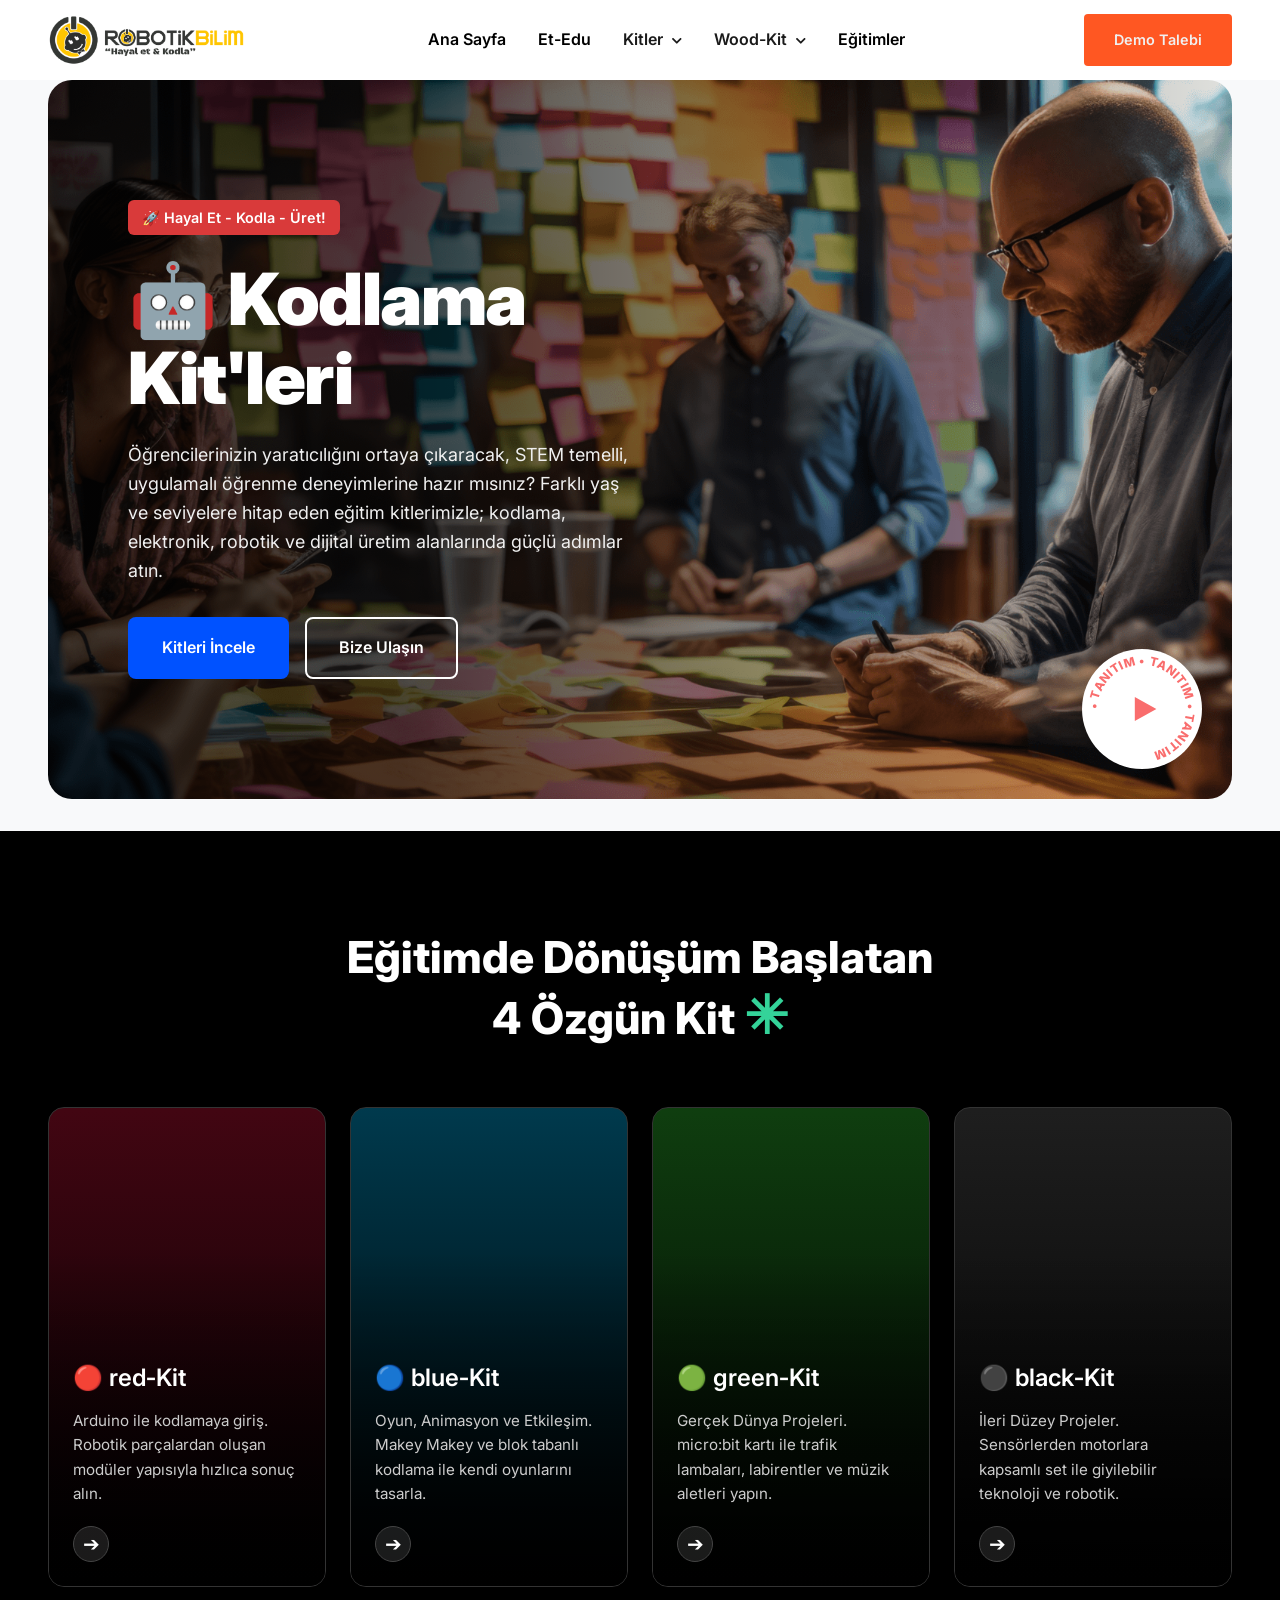
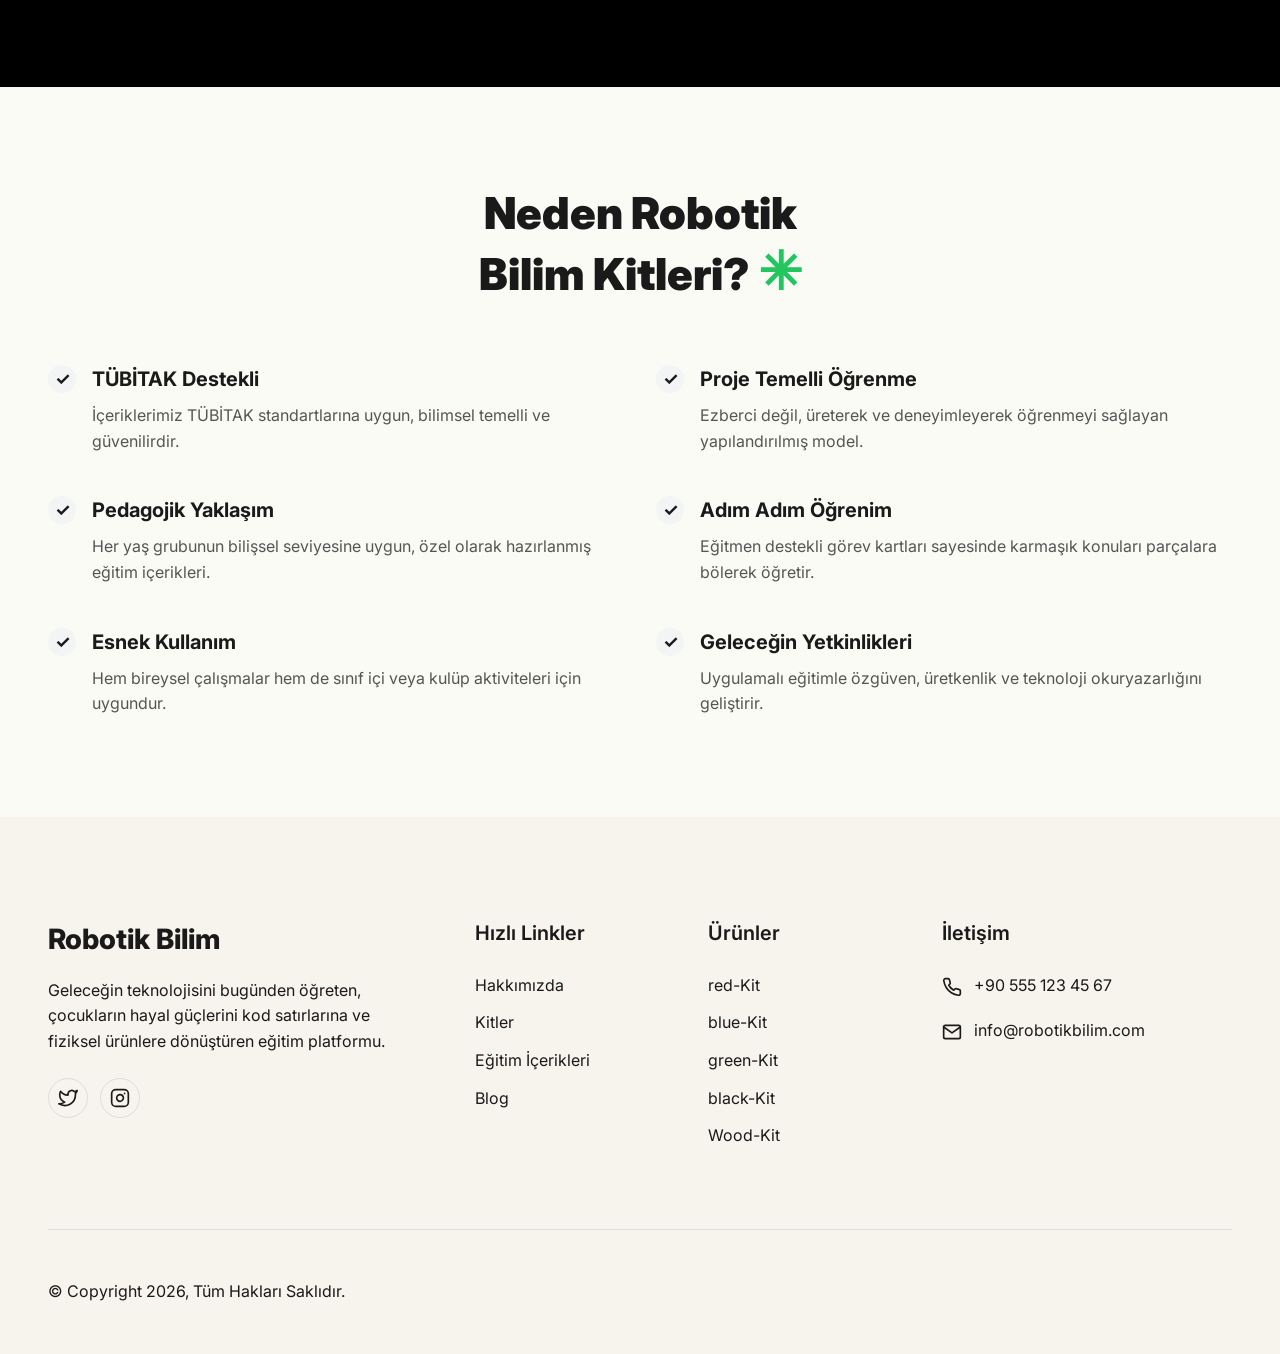
<file: all-kits.html>
<!DOCTYPE html>
<html lang="tr">
<head>
    <meta charset="UTF-8">
    <meta name="viewport" content="width=device-width, initial-scale=1.0">
    <title>Tüm Kitler | Robotik Bilim</title>
    <link rel="preconnect" href="https://fonts.googleapis.com">
    <link rel="preconnect" href="https://fonts.gstatic.com" crossorigin>
    <link href="https://fonts.googleapis.com/css2?family=Inter:wght@400;600;800;900&display=swap" rel="stylesheet">
    <link rel="icon" type="image/x-icon" href="./assets/images/yeni_logo_yanyana-ezgif.com-crop.ico">
    <link rel="stylesheet" href="https://cdnjs.cloudflare.com/ajax/libs/font-awesome/5.15.4/css/all.min.css">
    <link rel="stylesheet" href="all-kits.css">
</head>
<body>
    <header class="site-header">
        <nav class="main-nav">
            <a href="index.html" class="logo">
                <img src='./assets/images/yeni_logo_yanyana.png' />
            </a>
            <ul class="nav-links">
                <li><a href="index.html">Ana Sayfa</a></li>
                <li><a href="et-edu.html">Et-Edu</a></li>
                <li class="nav-item dropdown">
                    <p class="dropdown-toggle">
                        Kitler <i class="fas fa-chevron-down"></i>
                    </p>
                    <ul class="dropdown-menu">
                        <li><a href="all-kits.html">Tüm Kitler</a></li>
                        <li><a href="./all-kits/red-kit.html">Red-Kit</a></li>
                        <li><a href="./all-kits/blue-kit.html">Blue-Kit</a></li>
                        <li><a href="./all-kits/green-kit.html">Green-Kit</a></li>
                        <li><a href="./all-kits/black-kit.html">Black-Kit</a></li>
                    </ul>
                </li>
                <li class="nav-item dropdown">
                    <p class="dropdown-toggle">
                        Wood-Kit <i class="fas fa-chevron-down"></i>
                    </p>
                    <ul class="dropdown-menu">
                        <li><a href="wood-kit.html">Wood-Kit</a></li>
                        <li><a href="wood-kit-detail.html">Wood-Kit Detay</a></li>
                        <li><a href="wood-kit-stem.html">Wood-Kit STEM</a></li>
                    </ul>
                </li>
                <li><a href="educations.html">Eğitimler</a></li>
            </ul>
            <div class="header-actions">
                <a href="#" class="btn-demo btn-primary-nav">Demo Talebi</a>
                <button class="menu-toggle" aria-label="Open navigation menu">
                    <span></span>
                    <span></span>
                    <span></span>
                </button>
            </div>
        </nav>
    </header>
    <div class="page-container">
        <main>
            <section class="hero-section">
                <div class="hero-content">
                    <span class="tagline">🚀 Hayal Et - Kodla - Üret!</span>
                    <h1>🤖 Kodlama Kit'leri</h1>
                    <p>
                        Öğrencilerinizin yaratıcılığını ortaya çıkaracak, STEM temelli, uygulamalı öğrenme deneyimlerine hazır mısınız? 
                        Farklı yaş ve seviyelere hitap eden eğitim kitlerimizle; kodlama, elektronik, robotik ve dijital üretim alanlarında güçlü adımlar atın.
                    </p>
                    <div class="cta-buttons">
                        <a href="#kits-slider" class="btn btn-primary">Kitleri İncele</a>
                        <a href="#" class="btn btn-secondary">Bize Ulaşın</a>
                    </div>
                </div>
                <a href="#" class="play-button" aria-label="Play video">
                    <svg viewBox="0 0 100 100">
                        <path d="M 50, 50 m -37, 0 a 37,37 0 1,1 74,0 a 37,37 0 1,1 -74,0" id="circlePath" fill="none"/>
                        <text fill="#f96d6d" font-family="Inter, sans-serif" font-size="10" font-weight="800" letter-spacing="0.5">
                            <textPath xlink:href="#circlePath">
                                • TANITIM • TANITIM • TANITIM 
                            </textPath>
                        </text>
                        <polygon points="44,40 62,50 44,60" fill="#f96d6d"/>
                    </svg>
                </a>
            </section>
        </main>
    </div>
    <section class="projects-section" id="kits-slider">
        <h2>Eğitimde Dönüşüm Başlatan <br> 4 Özgün Kit <span class="sparkle">✳</span></h2>
        <div class="project-slider-container">
            <div class="project-slider-wrapper">
                <div class="project-card" style="background-image: linear-gradient(to top, rgba(0,0,0,0.8), rgba(220, 20, 60, 0.3)), url('https://images.unsplash.com/photo-1550751827-4bd374c3f58b?auto=compress&cs=tinysrgb&w=1260&h=750&dpr=1');">
                    <div class="card-content">
                        <h3>🔴 red‑Kit</h3>
                        <p>Arduino ile kodlamaya giriş. Robotik parçalardan oluşan modüler yapısıyla hızlıca sonuç alın.</p>
                        <a href="./all-kits/red-kit.html" class="card-arrow" aria-label="Red-Kit Detayları">➔</a>
                    </div>
                </div>
                <div class="project-card" style="background-image: linear-gradient(to top, rgba(0,0,0,0.8), rgba(0, 191, 255, 0.3)), url('https://images.unsplash.com/photo-1517694712202-14dd9538aa97?auto=compress&cs=tinysrgb&w=1260&h=750&dpr=1');">
                    <div class="card-content">
                        <h3>🔵 blue‑Kit</h3>
                        <p>Oyun, Animasyon ve Etkileşim. Makey Makey ve blok tabanlı kodlama ile kendi oyunlarını tasarla.</p>
                        <a href="./all-kits/blue-kit.html" class="card-arrow" aria-label="Blue-Kit Detayları">➔</a>
                    </div>
                </div>
                <div class="project-card" style="background-image: linear-gradient(to top, rgba(0,0,0,0.8), rgba(50, 205, 50, 0.3)), url('https://images.unsplash.com/photo-1531482615713-2afd69097998?auto=compress&cs=tinysrgb&w=1260&h=750&dpr=1');">
                    <div class="card-content">
                        <h3>🟢 green‑Kit</h3>
                        <p>Gerçek Dünya Projeleri. micro:bit kartı ile trafik lambaları, labirentler ve müzik aletleri yapın.</p>
                        <a href="./all-kits/green-kit.html" class="card-arrow" aria-label="Green-Kit Detayları">➔</a>
                    </div>
                </div>
                <div class="project-card" style="background-image: linear-gradient(to top, rgba(0,0,0,0.9), rgba(100, 100, 100, 0.3)), url('https://images.unsplash.com/photo-1517694712202-14dd9538aa97?auto=compress&cs=tinysrgb&w=1260&h=750&dpr=1');">
                    <div class="card-content">
                        <h3>⚫ black‑Kit</h3>
                        <p>İleri Düzey Projeler. Sensörlerden motorlara kapsamlı set ile giyilebilir teknoloji ve robotik.</p>
                        <a href="./all-kits/black-kit.html" class="card-arrow" aria-label="Black-Kit Detayları">➔</a>
                    </div>
                </div>
            </div>
        </div>
        <div class="slider-progress-bar">
            <div class="progress-track">
                <div class="progress-thumb"></div>
            </div>
        </div>
    </section>
    <section class="faq-section">
        <h2>Neden Robotik <br> Bilim Kitleri? <span class="sparkle">✳</span></h2>
        <div class="faq-grid">
            <div class="faq-item">
                <span class="faq-icon">✓</span>
                <div class="faq-text">
                    <h3>TÜBİTAK Destekli</h3>
                    <p>İçeriklerimiz TÜBİTAK standartlarına uygun, bilimsel temelli ve güvenilirdir.</p>
                </div>
            </div>
            <div class="faq-item">
                <span class="faq-icon">✓</span>
                <div class="faq-text">
                    <h3>Proje Temelli Öğrenme</h3>
                    <p>Ezberci değil, üreterek ve deneyimleyerek öğrenmeyi sağlayan yapılandırılmış model.</p>
                </div>
            </div>
            <div class="faq-item">
                <span class="faq-icon">✓</span>
                <div class="faq-text">
                    <h3>Pedagojik Yaklaşım</h3>
                    <p>Her yaş grubunun bilişsel seviyesine uygun, özel olarak hazırlanmış eğitim içerikleri.</p>
                </div>
            </div>
            <div class="faq-item">
                <span class="faq-icon">✓</span>
                <div class="faq-text">
                    <h3>Adım Adım Öğrenim</h3>
                    <p>Eğitmen destekli görev kartları sayesinde karmaşık konuları parçalara bölerek öğretir.</p>
                </div>
            </div>
            <div class="faq-item">
                <span class="faq-icon">✓</span>
                <div class="faq-text">
                    <h3>Esnek Kullanım</h3>
                    <p>Hem bireysel çalışmalar hem de sınıf içi veya kulüp aktiviteleri için uygundur.</p>
                </div>
            </div>
            <div class="faq-item">
                <span class="faq-icon">✓</span>
                <div class="faq-text">
                    <h3>Geleceğin Yetkinlikleri</h3>
                    <p>Uygulamalı eğitimle özgüven, üretkenlik ve teknoloji okuryazarlığını geliştirir.</p>
                </div>
            </div>
        </div>
    </section>
    <footer class="site-footer-wrapper">
        <div class="footer-main">
            <div class="footer-col about">
                <a href="#" class="footer-logo">Robotik Bilim</a>
                <p>
                    Geleceğin teknolojisini bugünden öğreten, çocukların
                    hayal güçlerini kod satırlarına ve fiziksel ürünlere
                    dönüştüren eğitim platformu.
                </p>
                <div class="social-icons">
                    <a href="#" aria-label="Twitter"><svg xmlns="http://www.w3.org/2000/svg" width="20" height="20" viewBox="0 0 24 24" fill="none" stroke="currentColor" stroke-width="2" stroke-linecap="round" stroke-linejoin="round"><path d="M23 3a10.9 10.9 0 0 1-3.14 1.53 4.48 4.48 0 0 0-7.86 3v1A10.66 10.66 0 0 1 3 4s-4 9 5 13a11.64 11.64 0 0 1-7 2c9 5 20 0 20-11.5a4.5 4.5 0 0 0-.08-.83A7.72 7.72 0 0 0 23 3z"></path></svg></a>
                    <a href="#" aria-label="Instagram"><svg xmlns="http://www.w3.org/2000/svg" width="20" height="20" viewBox="0 0 24 24" fill="none" stroke="currentColor" stroke-width="2" stroke-linecap="round" stroke-linejoin="round"><rect x="2" y="2" width="20" height="20" rx="5" ry="5"></rect><path d="M16 11.37A4 4 0 1 1 12.63 8 4 4 0 0 1 16 11.37z"></path><line x1="17.5" y1="6.5" x2="17.51" y2="6.5"></line></svg></a>
                </div>
            </div>
            <div class="footer-col links">
                <h4>Hızlı Linkler</h4>
                <ul>
                    <li><a href="#">Hakkımızda</a></li>
                    <li><a href="#">Kitler</a></li>
                    <li><a href="#">Eğitim İçerikleri</a></li>
                    <li><a href="#">Blog</a></li>
                </ul>
            </div>
            <div class="footer-col links">
                <h4>Ürünler</h4>
                <ul>
                    <li><a href="#">red-Kit</a></li>
                    <li><a href="#">blue-Kit</a></li>
                    <li><a href="#">green-Kit</a></li>
                    <li><a href="#">black-Kit</a></li>
                    <li><a href="#">Wood-Kit</a></li>
                </ul>
            </div>
            <div class="footer-col contact">
                <h4>İletişim</h4>
                <ul>
                    <li>
                        <svg xmlns="http://www.w3.org/2000/svg" width="20" height="20" viewBox="0 0 24 24" fill="none" stroke="currentColor" stroke-width="2" stroke-linecap="round" stroke-linejoin="round"><path d="M22 16.92v3a2 2 0 0 1-2.18 2 19.79 19.79 0 0 1-8.63-3.07 19.5 19.5 0 0 1-6-6 19.79 19.79 0 0 1-3.07-8.67A2 2 0 0 1 4.11 2h3a2 2 0 0 1 2 1.72 12.84 12.84 0 0 0 .7 2.81 2 2 0 0 1-.45 2.11L8.09 9.91a16 16 0 0 0 6 6l1.27-1.27a2 2 0 0 1 2.11-.45 12.84 12.84 0 0 0 2.81.7A2 2 0 0 1 22 16.92z"></path></svg>
                        <a href="tel:+905551234567">+90 555 123 45 67</a>
                    </li>
                    <li>
                        <svg xmlns="http://www.w3.org/2000/svg" width="20" height="20" viewBox="0 0 24 24" fill="none" stroke="currentColor" stroke-width="2" stroke-linecap="round" stroke-linejoin="round"><path d="M4 4h16c1.1 0 2 .9 2 2v12c0 1.1-.9 2-2 2H4c-1.1 0-2-.9-2-2V6c0-1.1.9-2 2-2z"></path><polyline points="22,6 12,13 2,6"></polyline></svg>
                        <a href="mailto:info@robotikbilim.com">info@robotikbilim.com</a>
                    </li>
                </ul>
            </div>
        </div>
        <div class="footer-bottom">
            <p>© Copyright 2026, Tüm Hakları Saklıdır.</p>
            <a href="#" class="scroll-to-top" aria-label="Scroll to top">
                &uarr;
            </a>
        </div>
    </footer>
    <div class="mobile-menu-overlay">
        <div class="mobile-menu-content">
            <button class="close-menu" aria-label="Close navigation menu">&times;</button>
            <ul class="mobile-nav-links">
                <li><a href="index.html">Ana Sayfa</a></li>
                <li><a href="et-edu.html">Et-Edu</a></li>
                <li class="mobile-dropdown">
                    <div class="mobile-dropdown-header">
                        <p>Kitler</p>
                        <span class="mobile-toggle-btn"><i class="fas fa-chevron-down"></i></span>
                    </div>
                    <ul class="mobile-dropdown-menu">
                        <li><a href="./all-kits.html">Tüm Kitler</a></li>
                        <li><a href="./all-kits/red-kit.html">Red-Kit</a></li>
                        <li><a href="./all-kits/blue-kit.html">Blue-Kit</a></li>
                        <li><a href="./all-kits/green-kit.html">Green-Kit</a></li>
                        <li><a href="./all-kits/black-kit.html">Black-Kit</a></li>
                    </ul>
                </li>
                <li class="mobile-dropdown">
                    <div class="mobile-dropdown-header">
                        <p>Wood-Kit</p>
                        <span class="mobile-toggle-btn"><i class="fas fa-chevron-down"></i></span>
                    </div>
                    <ul class="mobile-dropdown-menu">
                        <li><a href="./wood-kit.html">Wood-Kit</a></li>
                        <li><a href="./wood-kit-detail.html">Wood-Kit Detay</a></li>
                        <li><a href="./wood-kit-stem.html">Wood-Kit STEM</a></li>
                    </ul>
                </li>
                <li><a href="educations.html">Eğitimler</a></li>
            </ul>
        </div>
    </div>
    <script src="all-kits.js"></script>
</body>
</html>
</file>
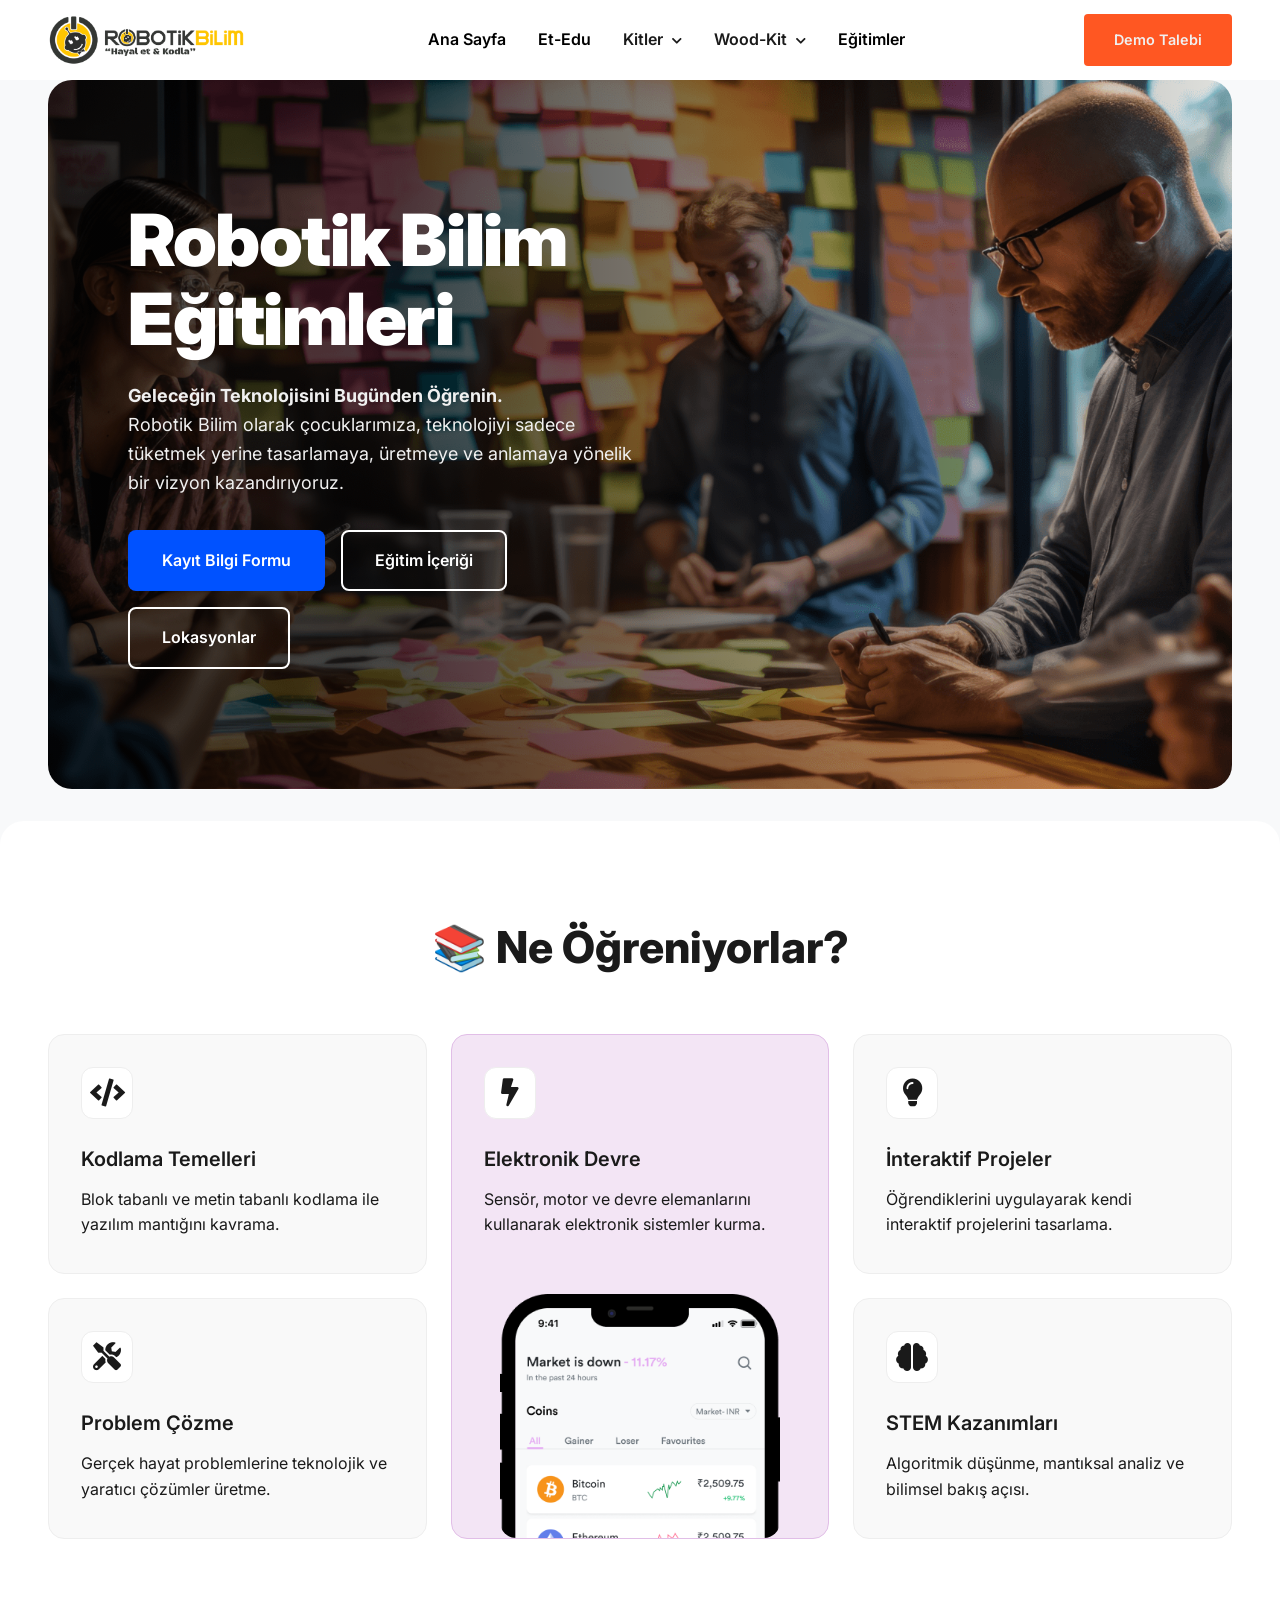
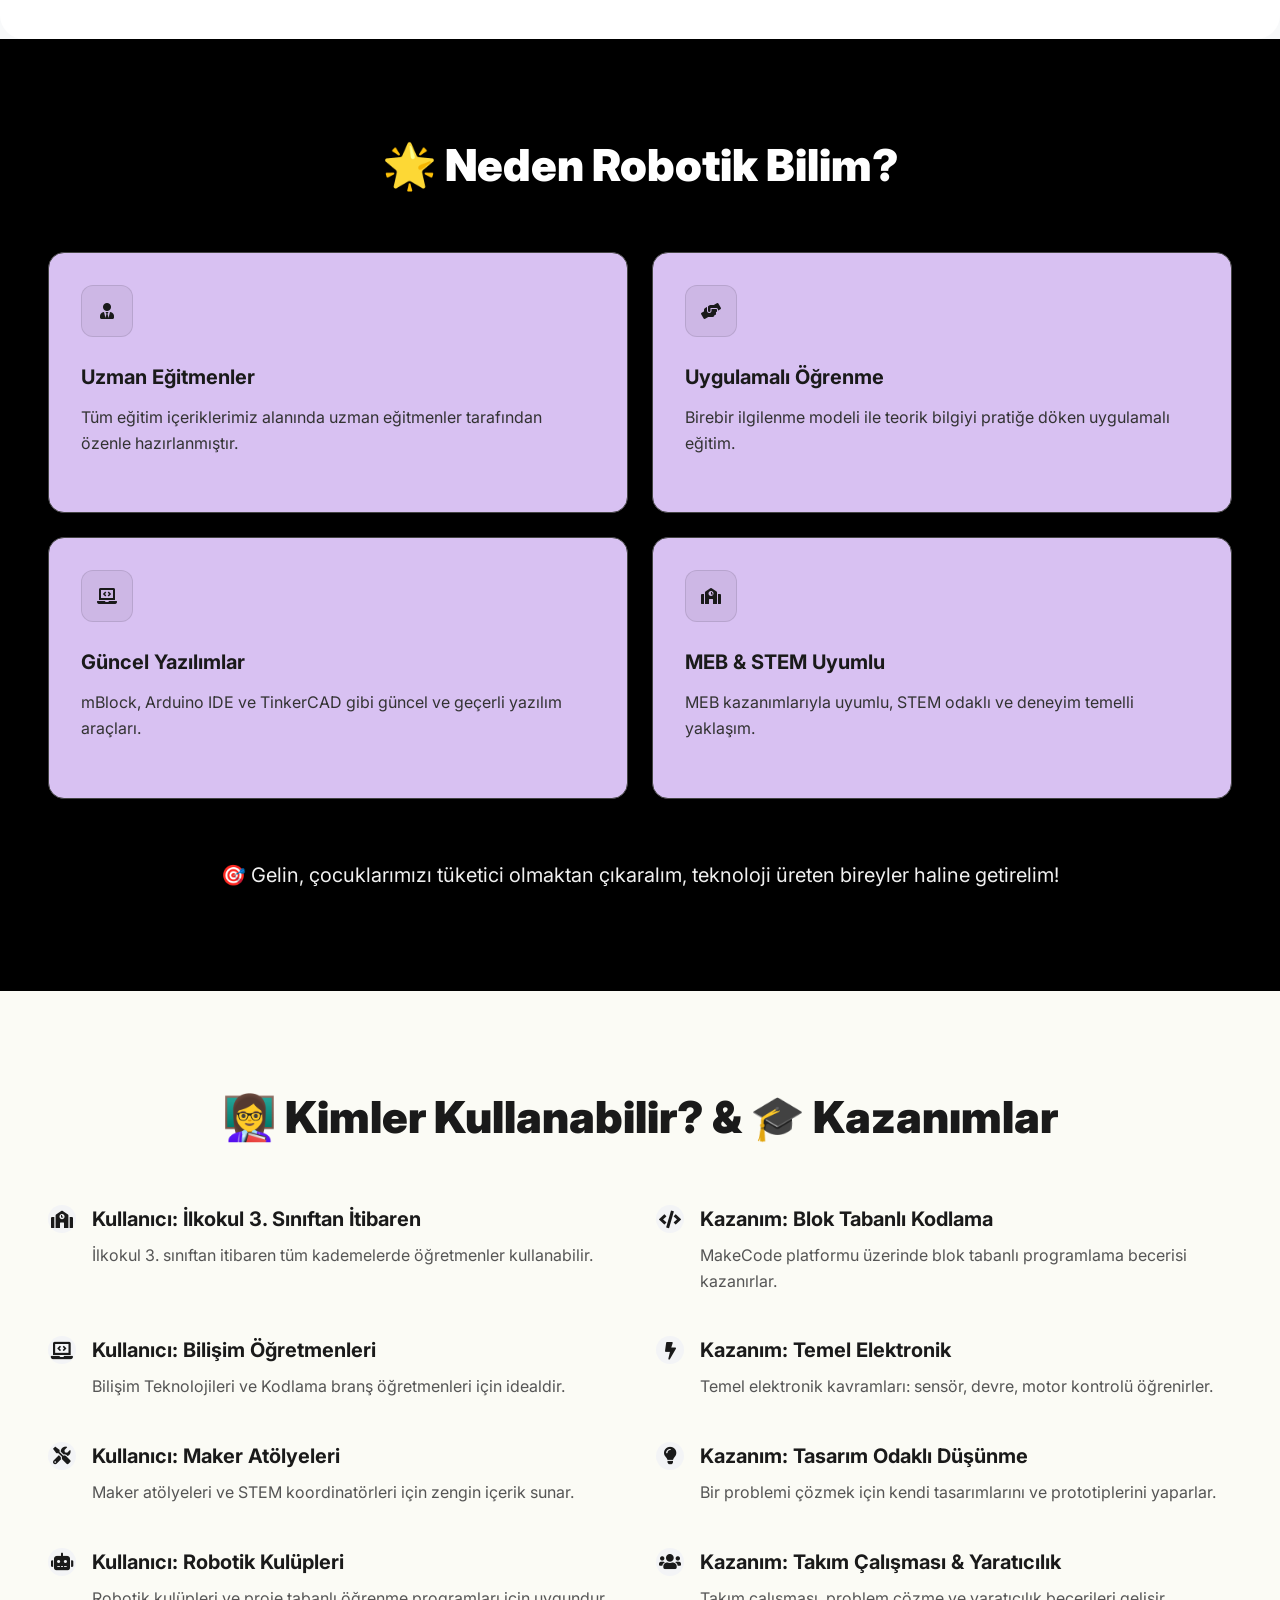
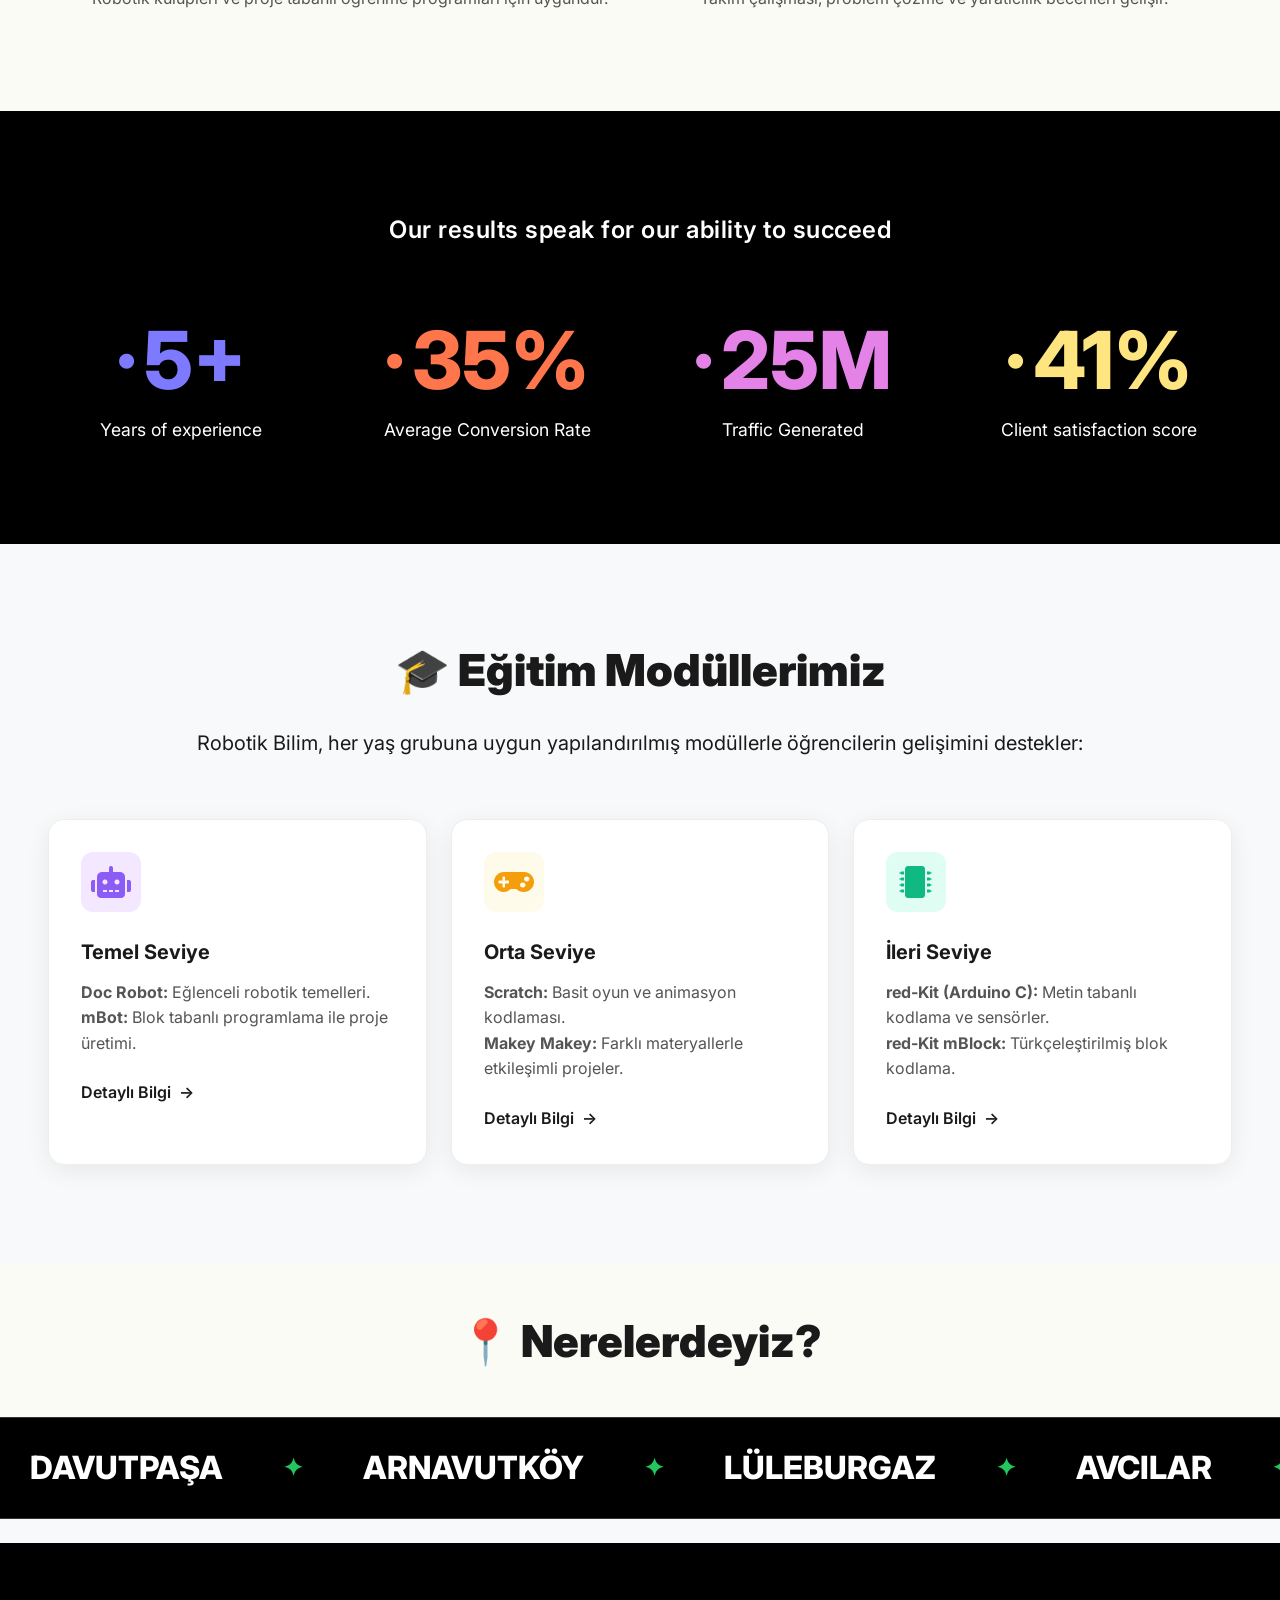
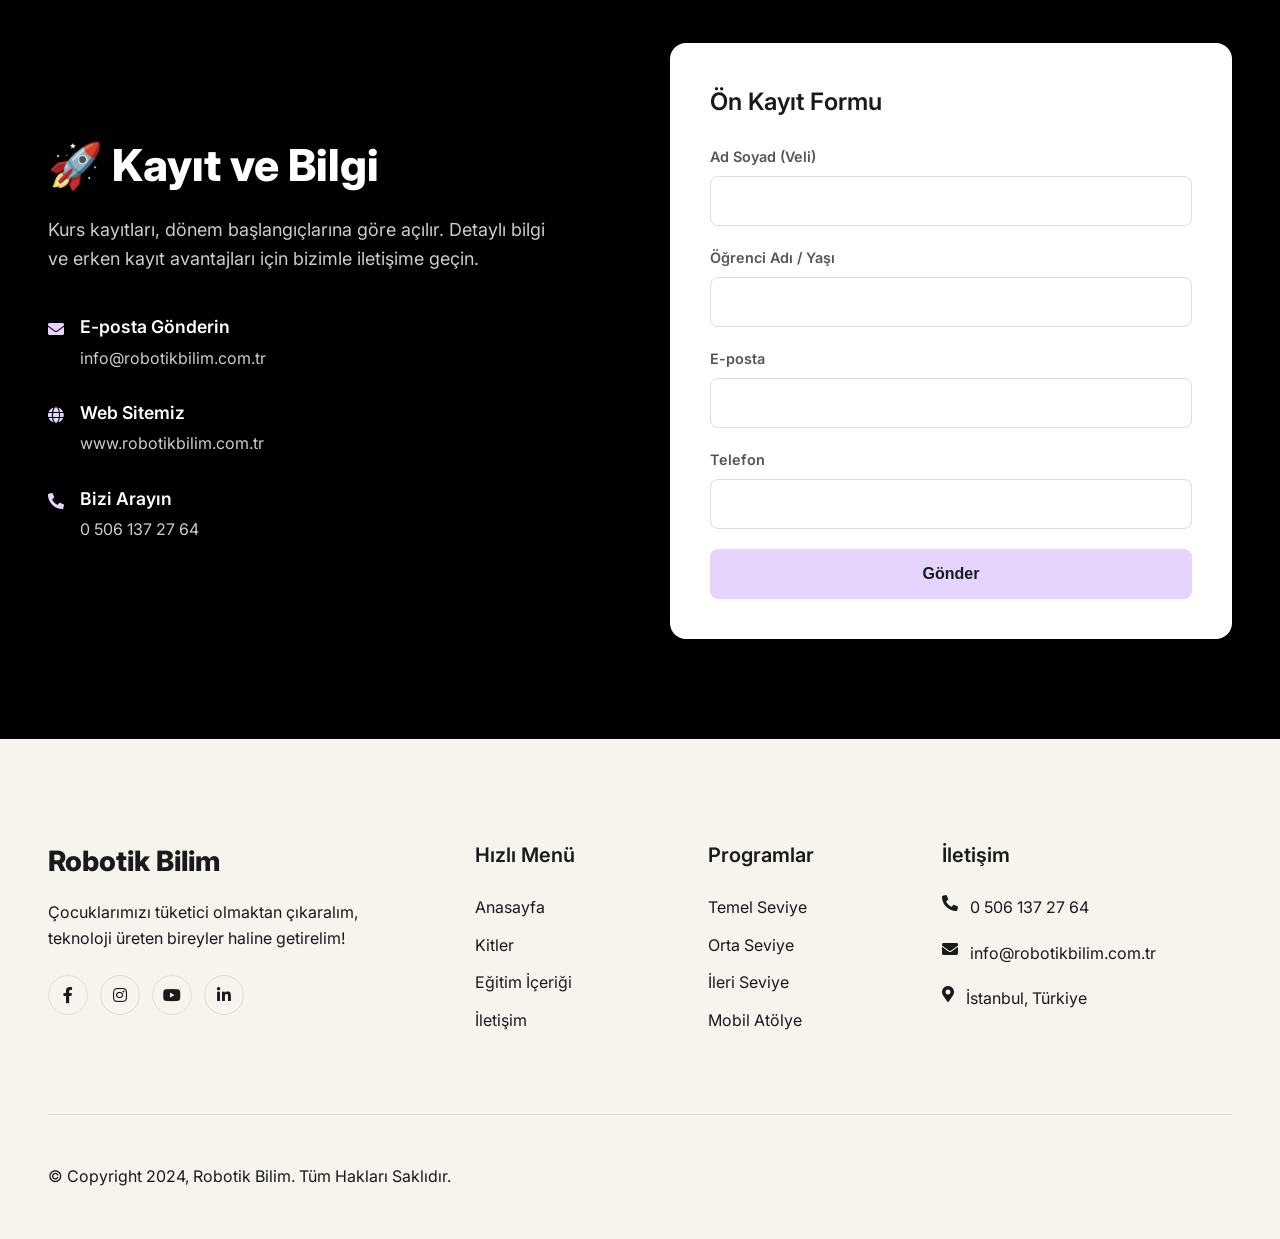
<file: educations.html>
<!DOCTYPE html>
<html lang="tr">
<head>
    <meta charset="UTF-8">
    <meta name="viewport" content="width=device-width, initial-scale=1.0">
    <title>Robotik Bilim Eğitimleri</title>
    <link rel="preconnect" href="https://fonts.googleapis.com">
    <link rel="preconnect" href="https://fonts.gstatic.com" crossorigin>
    <link href="https://fonts.googleapis.com/css2?family=Inter:wght@400;600;800;900&display=swap" rel="stylesheet">
    <link rel="icon" type="image/x-icon" href="./assets/images/yeni_logo_yanyana-ezgif.com-crop.ico">
    <link rel="stylesheet" href="educations.css">
    <link rel="stylesheet" href="https://cdnjs.cloudflare.com/ajax/libs/font-awesome/5.15.4/css/all.min.css">
</head>
<body>
    <header class="site-header">
        <nav class="main-nav">
            <a href="../index.html" class="logo">
                <img src='../assets/images/yeni_logo_yanyana.png' />
            </a>
            <ul class="nav-links">
                <li><a href="../index.html">Ana Sayfa</a></li>
                <li><a href="../et-edu.html">Et-Edu</a></li>
                <li class="nav-item dropdown">
                    <p class="dropdown-toggle">
                        Kitler <i class="fas fa-chevron-down"></i>
                    </p>
                    <ul class="dropdown-menu">
                        <li><a href="../all-kits.html">Tüm Kitler</a></li>
                        <li><a href="./all-kits/red-kit.html">Red-Kit</a></li>
                        <li><a href="./all-kits/blue-kit.html">Blue-Kit</a></li>
                        <li><a href="./all-kits/green-kit.html">Green-Kit</a></li>
                        <li><a href="./all-kits/black-kit.html">Black-Kit</a></li>
                    </ul>
                </li>
                <li class="nav-item dropdown">
                    <p class="dropdown-toggle">
                        Wood-Kit <i class="fas fa-chevron-down"></i>
                    </p>
                    <ul class="dropdown-menu">
                        <li><a href="wood-kit.html">Wood-Kit</a></li>
                        <li><a href="wood-kit-detail.html">Wood-Kit Detay</a></li>
                        <li><a href="wood-kit-stem.html">Wood-Kit STEM</a></li>
                    </ul>
                </li>
                <li><a href="../educations.html">Eğitimler</a></li>
            </ul>
            <div class="header-actions">
                <a href="#" class="btn-demo btn-primary-nav">Demo Talebi</a>
                <button class="menu-toggle" aria-label="Open navigation menu">
                    <span></span>
                    <span></span>
                    <span></span>
                </button>
            </div>
        </nav>
    </header>
    <div class="page-container">
        <main>
            <div class='hero-container'>
                <section class="hero-section" id="hero">
                    <div class="hero-content">
                        <h1>Robotik Bilim Eğitimleri</h1>
                        <p>
                            <strong>Geleceğin Teknolojisini Bugünden Öğrenin.</strong><br>
                            Robotik Bilim olarak çocuklarımıza, teknolojiyi sadece tüketmek yerine tasarlamaya, üretmeye ve anlamaya yönelik bir vizyon kazandırıyoruz.
                        </p>
                        <div class="cta-buttons">
                            <a href="#iletisim" class="btn btn-primary">Kayıt Bilgi Formu</a>
                            <a href="#moduller" class="btn btn-secondary">Eğitim İçeriği</a>
                            <a href="#lokasyon" class="btn btn-secondary">Lokasyonlar</a>
                        </div>
                    </div>
                </section>
            </div>
            <section class="features-section" id="moduller">
                <h2>📚 Ne Öğreniyorlar?</h2>
                <div class="features-grid">
                    <div class="feature-card">
                        <div class="feature-icon">
                            <i class="fas fa-code"></i>
                        </div>
                        <h3>Kodlama Temelleri</h3>
                        <p>Blok tabanlı ve metin tabanlı kodlama ile yazılım mantığını kavrama.</p>
                    </div>
                    <div class="feature-card feature-card-highlight">
                        <div class="highlight-content">
                            <div class="feature-icon">
                                <i class="fas fa-bolt"></i>
                            </div>
                            <h3>Elektronik Devre</h3>
                            <p>Sensör, motor ve devre elemanlarını kullanarak elektronik sistemler kurma.</p>
                        </div>
                        <div class="phone-image-wrapper">
                            <img src="../assets/images/phone.png" alt="Mobile App">
                        </div>
                    </div>
                    <div class="feature-card">
                        <div class="feature-icon">
                            <i class="fas fa-lightbulb"></i>
                        </div>
                        <h3>İnteraktif Projeler</h3>
                        <p>Öğrendiklerini uygulayarak kendi interaktif projelerini tasarlama.</p>
                    </div>
                    <div class="feature-card">
                        <div class="feature-icon">
                            <i class="fas fa-tools"></i>
                        </div>
                        <h3>Problem Çözme</h3>
                        <p>Gerçek hayat problemlerine teknolojik ve yaratıcı çözümler üretme.</p>
                    </div>
                    <div class="feature-card">
                        <div class="feature-icon">
                            <i class="fas fa-brain"></i>
                        </div>
                        <h3>STEM Kazanımları</h3>
                        <p>Algoritmik düşünme, mantıksal analiz ve bilimsel bakış açısı.</p>
                    </div>
                </div>
            </section>
            <section class="seo-services-section" id="nedir">
                <div class="seo-container">
                    <h2>🌟 Neden Robotik Bilim?</h2>
                    <div class="seo-grid">
                        <div class="seo-card">
                            <div class="seo-icon"><i class="fas fa-user-tie"></i></div>
                            <h3>Uzman Eğitmenler</h3>
                            <p>Tüm eğitim içeriklerimiz alanında uzman eğitmenler tarafından özenle hazırlanmıştır.</p>
                        </div>
                        <div class="seo-card">
                            <div class="seo-icon"><i class="fas fa-hands-helping"></i></div>
                            <h3>Uygulamalı Öğrenme</h3>
                            <p>Birebir ilgilenme modeli ile teorik bilgiyi pratiğe döken uygulamalı eğitim.</p>
                        </div>
                        <div class="seo-card">
                             <div class="seo-icon"><i class="fas fa-laptop-code"></i></div>
                            <h3>Güncel Yazılımlar</h3>
                            <p>mBlock, Arduino IDE ve TinkerCAD gibi güncel ve geçerli yazılım araçları.</p>
                        </div>
                        <div class="seo-card">
                            <div class="seo-icon"><i class="fas fa-school"></i></div>
                            <h3>MEB & STEM Uyumlu</h3>
                            <p>MEB kazanımlarıyla uyumlu, STEM odaklı ve deneyim temelli yaklaşım.</p>
                        </div>
                    </div>
                    <p style="text-align: center; font-size: 1.25rem; margin-top: 60px; color: #f0f0f0;">
                        🎯 Gelin, çocuklarımızı tüketici olmaktan çıkaralım, teknoloji üreten bireyler haline getirelim!
                    </p>
                </div>
            </section>
            <section class="faq-section" id="kazanimlar">
                <h2>👩‍🏫 Kimler Kullanabilir? & 🎓 Kazanımlar</h2>
                <div class="faq-grid">
                    <div class="faq-item">
                        <span class="faq-icon"><i class="fas fa-school"></i></span>
                        <div class="faq-text">
                            <h3>Kullanıcı: İlkokul 3. Sınıftan İtibaren</h3>
                            <p>İlkokul 3. sınıftan itibaren tüm kademelerde öğretmenler kullanabilir.</p>
                        </div>
                    </div>
                    <div class="faq-item">
                        <span class="faq-icon"><i class="fas fa-code"></i></span>
                        <div class="faq-text">
                            <h3>Kazanım: Blok Tabanlı Kodlama</h3>
                            <p>MakeCode platformu üzerinde blok tabanlı programlama becerisi kazanırlar.</p>
                        </div>
                    </div>
                    <div class="faq-item">
                        <span class="faq-icon"><i class="fas fa-laptop-code"></i></span>
                        <div class="faq-text">
                            <h3>Kullanıcı: Bilişim Öğretmenleri</h3>
                            <p>Bilişim Teknolojileri ve Kodlama branş öğretmenleri için idealdir.</p>
                        </div>
                    </div>
                    <div class="faq-item">
                        <span class="faq-icon"><i class="fas fa-bolt"></i></span>
                        <div class="faq-text">
                            <h3>Kazanım: Temel Elektronik</h3>
                            <p>Temel elektronik kavramları: sensör, devre, motor kontrolü öğrenirler.</p>
                        </div>
                    </div>
                    <div class="faq-item">
                        <span class="faq-icon"><i class="fas fa-tools"></i></span>
                        <div class="faq-text">
                            <h3>Kullanıcı: Maker Atölyeleri</h3>
                            <p>Maker atölyeleri ve STEM koordinatörleri için zengin içerik sunar.</p>
                        </div>
                    </div>
                    <div class="faq-item">
                        <span class="faq-icon"><i class="fas fa-lightbulb"></i></span>
                        <div class="faq-text">
                            <h3>Kazanım: Tasarım Odaklı Düşünme</h3>
                            <p>Bir problemi çözmek için kendi tasarımlarını ve prototiplerini yaparlar.</p>
                        </div>
                    </div>
                    <div class="faq-item">
                        <span class="faq-icon"><i class="fas fa-robot"></i></span>
                        <div class="faq-text">
                            <h3>Kullanıcı: Robotik Kulüpleri</h3>
                            <p>Robotik kulüpleri ve proje tabanlı öğrenme programları için uygundur.</p>
                        </div>
                    </div>
                    <div class="faq-item">
                        <span class="faq-icon"><i class="fas fa-users"></i></span>
                        <div class="faq-text">
                            <h3>Kazanım: Takım Çalışması & Yaratıcılık</h3>
                            <p>Takım çalışması, problem çözme ve yaratıcılık becerileri gelişir.</p>
                        </div>
                    </div>
                </div>
            </section>
            <section class="stats-section">
                <div class="stats-content">
                    <h2 class="stats-header">Our results speak for our ability to succeed</h2>
                    <div class="stats-grid">
                        <div class="stat-item">
                            <div class="stat-number" style="color: #7d7aff;">
                                <span class="dot">•</span>5+
                            </div>
                            <p class="stat-label">Years of experience</p>
                        </div>
                        <div class="stat-item">
                            <div class="stat-number" style="color: #ff764d;">
                                <span class="dot">•</span>35%
                            </div>
                            <p class="stat-label">Average Conversion Rate</p>
                        </div>
                        <div class="stat-item">
                            <div class="stat-number" style="color: #e582e8;">
                                <span class="dot">•</span>25M
                            </div>
                            <p class="stat-label">Traffic Generated</p>
                        </div>
                        <div class="stat-item">
                            <div class="stat-number" style="color: #ffe57f;">
                                <span class="dot">•</span>41%
                            </div>
                            <p class="stat-label">Client satisfaction score</p>
                        </div>
                    </div>
                </div>
            </section>
            <section class="team-features-section" id="icerik">
                <h2>🎓 Eğitim Modüllerimiz</h2>
                <p style="font-size: 1.25rem; font-weight: 400; text-align: center; margin-top: -30px; margin-bottom: 60px;">
                    Robotik Bilim, her yaş grubuna uygun yapılandırılmış modüllerle öğrencilerin gelişimini destekler:
                </p>
                <div class="team-features-grid">
                    <div class="team-feature-card" style="background-color: #fff; box-shadow: 0 6px 24px rgba(0,0,0,0.07);">
                        <div class="team-feature-icon" style="width: 60px; height: 60px; display: flex; align-items: center; justify-content: center; background-color: #f3e8ff; border-radius: 12px;">
                            <i class="fas fa-robot" style="font-size: 32px; color: #8b5cf6;"></i>
                        </div>
                        <h3>Temel Seviye</h3>
                        <p><strong>Doc Robot:</strong> Eğlenceli robotik temelleri.<br><strong>mBot:</strong> Blok tabanlı programlama ile proje üretimi.</p>
                        <a href="#" class="learn-more-link">
                            Detaylı Bilgi <span>&rarr;</span>
                        </a>
                    </div>
                    <div class="team-feature-card" style="background-color: #fff; box-shadow: 0 6px 24px rgba(0,0,0,0.07);">
                        <div class="team-feature-icon" style="width: 60px; height: 60px; display: flex; align-items: center; justify-content: center; background-color: #fffbeb; border-radius: 12px;">
                            <i class="fas fa-gamepad" style="font-size: 32px; color: #f59e0b;"></i>
                        </div>
                        <h3>Orta Seviye</h3>
                        <p><strong>Scratch:</strong> Basit oyun ve animasyon kodlaması.<br><strong>Makey Makey:</strong> Farklı materyallerle etkileşimli projeler.</p>
                        <a href="#" class="learn-more-link">
                            Detaylı Bilgi <span>&rarr;</span>
                        </a>
                    </div>
                    <div class="team-feature-card" style="background-color: #fff; box-shadow: 0 6px 24px rgba(0,0,0,0.07);">
                        <div class="team-feature-icon" style="width: 60px; height: 60px; display: flex; align-items: center; justify-content: center; background-color: #e0fdf4; border-radius: 12px;">
                            <i class="fas fa-microchip" style="font-size: 32px; color: #10b981;"></i>
                        </div>
                        <h3>İleri Seviye</h3>
                        <p><strong>red-Kit (Arduino C):</strong> Metin tabanlı kodlama ve sensörler.<br><strong>red-Kit mBlock:</strong> Türkçeleştirilmiş blok kodlama.</p>
                        <a href="#" class="learn-more-link">
                            Detaylı Bilgi <span>&rarr;</span>
                        </a>
                    </div>
                </div>
            </section>
            <section class="locations" style='margin-bottom: 0;' id="lokasyon">
                <h2>📍 Nerelerdeyiz?</h2>
            </section>
            <section class="marquee-section">
                <div class="marquee-track">
                    <div class="marquee-content">
                        <span>Davutpaşa</span> <span class="star">✦</span>
                        <span>Arnavutköy</span> <span class="star">✦</span>
                        <span>Lüleburgaz</span> <span class="star">✦</span>
                        <span>Avcılar</span> <span class="star">✦</span>
                        <span>Başakşehir</span> <span class="star">✦</span>
                        <span>Mobil Atölye</span> <span class="star">✦</span>
                    </div>
                    <div class="marquee-content">
                        <span>Davutpaşa</span> <span class="star">✦</span>
                        <span>Arnavutköy</span> <span class="star">✦</span>
                        <span>Lüleburgaz</span> <span class="star">✦</span>
                        <span>Avcılar</span> <span class="star">✦</span>
                        <span>Başakşehir</span> <span class="star">✦</span>
                        <span>Mobil Atölye</span> <span class="star">✦</span>
                    </div>
                </div>
            </section>
            <section class="contact-section" id="iletisim">
                <div class="contact-container">
                    <div class="contact-info">
                        <h2>🚀 Kayıt ve Bilgi</h2>
                        <p>
                            Kurs kayıtları, dönem başlangıçlarına göre açılır. Detaylı bilgi ve erken kayıt avantajları için bizimle iletişime geçin.
                        </p>
                        <ul class="contact-details-list">
                            <li>
                                <div class="icon"><i class="fas fa-envelope"></i></div>
                                <div class="text-content">
                                    <span>E-posta Gönderin</span>
                                    <a href="mailto:info@robotikbilim.com.tr">info@robotikbilim.com.tr</a>
                                </div>
                            </li>
                            <li>
                                <div class="icon"><i class="fas fa-globe"></i></div>
                                <div class="text-content">
                                    <span>Web Sitemiz</span>
                                    <a href="https://www.robotikbilim.com.tr">www.robotikbilim.com.tr</a>
                                </div>
                            </li>
                            <li>
                                <div class="icon"><i class="fas fa-phone-alt"></i></div>
                                <div class="text-content">
                                    <span>Bizi Arayın</span>
                                    <a href="tel:05061372764">0 506 137 27 64</a>
                                </div>
                            </li>
                        </ul>
                    </div>
                    <div class="contact-form-wrapper">
                        <form class="contact-form">
                            <h3>Ön Kayıt Formu</h3>
                            <div class="form-group">
                                <label for="name">Ad Soyad (Veli)</label>
                                <input type="text" id="name" name="name" required>
                            </div>
                            <div class="form-group">
                                <label for="student">Öğrenci Adı / Yaşı</label>
                                <input type="text" id="student" name="student">
                            </div>
                            <div class="form-group">
                                <label for="email">E-posta</label>
                                <input type="email" id="email" name="email" required>
                            </div>
                            <div class="form-group">
                                <label for="phone">Telefon</label>
                                <input type="tel" id="phone" name="phone" required>
                            </div>
                            <button type="submit" class="btn btn-form-submit">Gönder</button>
                        </form>
                    </div>
                </div>
            </section>
        </main>
    </div> 
    <footer class="site-footer-wrapper">
        <div class="footer-main">
            <div class="footer-col about">
                <a href="#" class="footer-logo">Robotik Bilim</a>
                <p>
                    Çocuklarımızı tüketici olmaktan çıkaralım, teknoloji üreten bireyler haline getirelim!
                </p>
                <div class="social-icons">
                    <a href="#" aria-label="Facebook"><i class="fab fa-facebook-f"></i></a>
                    <a href="#" aria-label="Instagram"><i class="fab fa-instagram"></i></a>
                    <a href="#" aria-label="YouTube"><i class="fab fa-youtube"></i></a>
                    <a href="#" aria-label="LinkedIn"><i class="fab fa-linkedin-in"></i></a>
                </div>
            </div>
            <div class="footer-col links">
                <h4>Hızlı Menü</h4>
                <ul>
                    <li><a href="../index.html">Anasayfa</a></li>
                    <li><a href="../all-kits.html">Kitler</a></li>
                    <li><a href="#moduller">Eğitim İçeriği</a></li>
                    <li><a href="#iletisim">İletişim</a></li>
                </ul>
            </div>
            <div class="footer-col links">
                <h4>Programlar</h4>
                <ul>
                    <li><a href="#icerik">Temel Seviye</a></li>
                    <li><a href="#icerik">Orta Seviye</a></li>
                    <li><a href="#icerik">İleri Seviye</a></li>
                    <li><a href="#lokasyon">Mobil Atölye</a></li>
                </ul>
            </div>
            <div class="footer-col contact">
                <h4>İletişim</h4>
                <ul>
                    <li>
                        <i class="fas fa-phone-alt"></i>
                        <a href="tel:05061372764">0 506 137 27 64</a>
                    </li>
                    <li>
                        <i class="fas fa-envelope"></i>
                        <a href="mailto:info@robotikbilim.com.tr">info@robotikbilim.com.tr</a>
                    </li>
                    <li>
                        <i class="fas fa-map-marker-alt"></i>
                        <span>İstanbul, Türkiye</span>
                    </li>
                </ul>
            </div>
        </div>
        <div class="footer-bottom">
            <p>© Copyright 2024, Robotik Bilim. Tüm Hakları Saklıdır.</p>
            <a href="#" class="scroll-to-top" aria-label="Scroll to top">
                &uarr;
            </a>
        </div>
    </footer>
    <div class="mobile-menu-overlay">
        <div class="mobile-menu-content">
            <button class="close-menu" aria-label="Close navigation menu">&times;</button>
            <ul class="mobile-nav-links">
                <li><a href="../index.html">Ana Sayfa</a></li>
                <li><a href="../et-edu.html">Et-Edu</a></li>
                <li class="mobile-dropdown">
                    <div class="mobile-dropdown-header">
                        <p>Kitler</p>
                        <span class="mobile-toggle-btn"><i class="fas fa-chevron-down"></i></span>
                    </div>
                    <ul class="mobile-dropdown-menu">
                        <li><a href="../all-kits.html">Tüm Kitler</a></li>
                        <li><a href="./all-kits/red-kit.html">Red-Kit</a></li>
                        <li><a href="./all-kits/blue-kit.html">Blue-Kit</a></li>
                        <li><a href="./all-kits/green-kit.html">Green-Kit</a></li>
                        <li><a href="./all-kits/black-kit.html">Black-Kit</a></li>
                    </ul>
                </li>
                <li class="mobile-dropdown">
                    <div class="mobile-dropdown-header">
                        <p>Wood-Kit</p>
                        <span class="mobile-toggle-btn"><i class="fas fa-chevron-down"></i></span>
                    </div>
                    <ul class="mobile-dropdown-menu">
                        <li><a href="./wood-kit.html">Wood-Kit</a></li>
                        <li><a href="./wood-kit-detail.html">Wood-Kit Detay</a></li>
                        <li><a href="./wood-kit-stem.html">Wood-Kit STEM</a></li>
                    </ul>
                </li>
                <li><a href="../educations.html">Eğitimler</a></li>
            </ul>
        </div>
    </div>
    <script src="educations.js"></script>
</body>
</html>
</file>
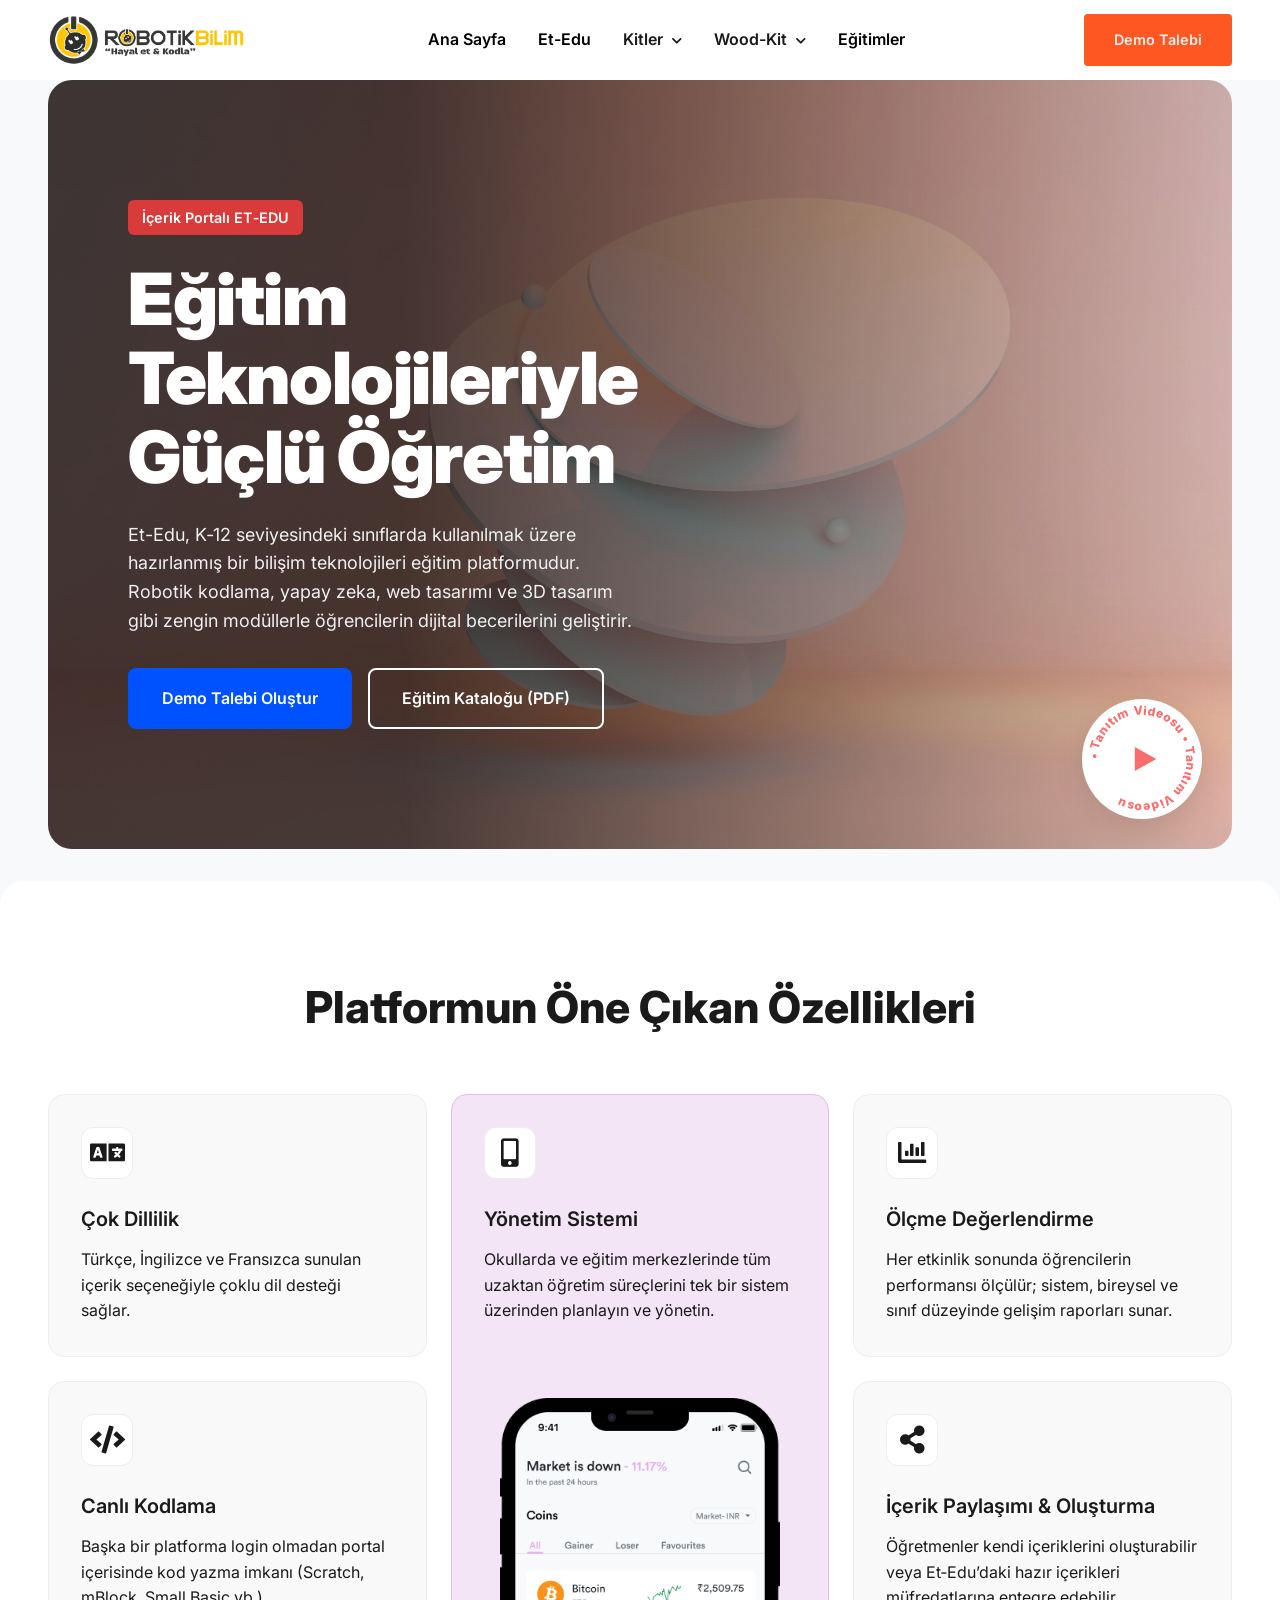
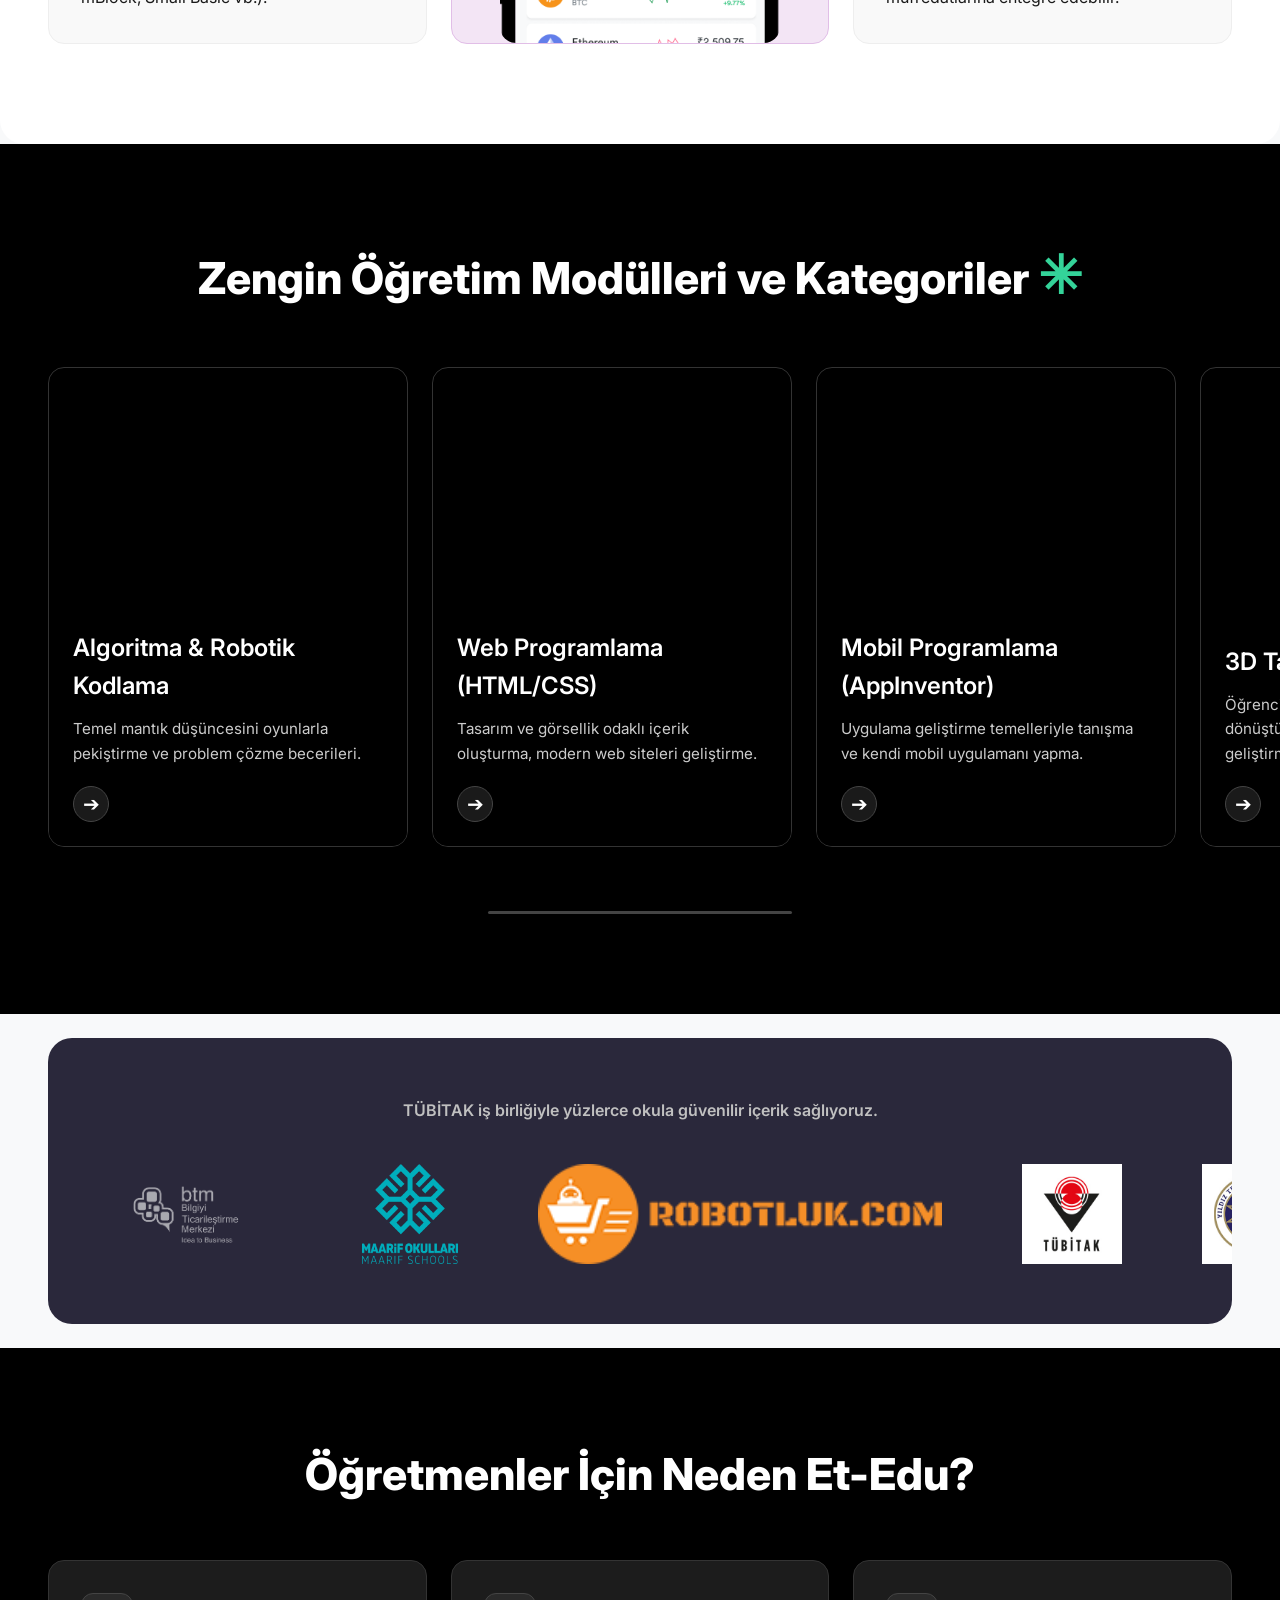
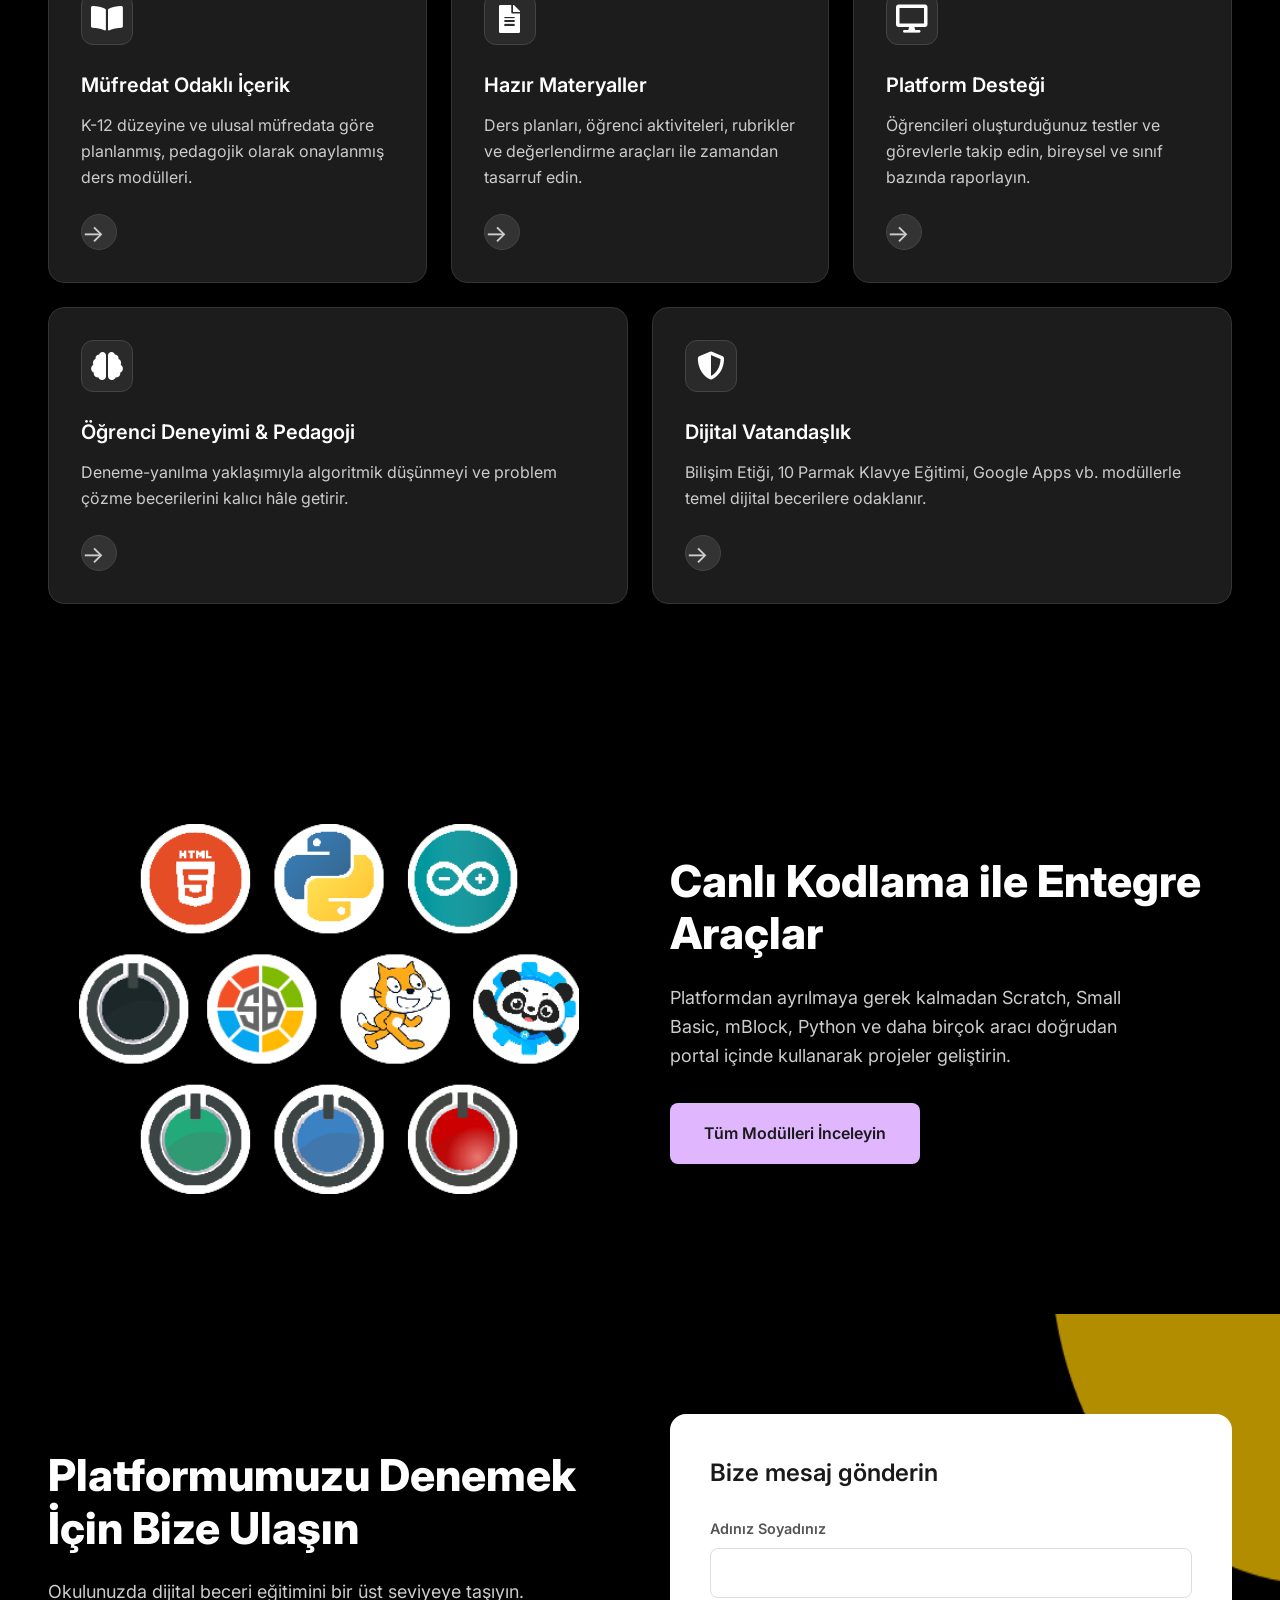
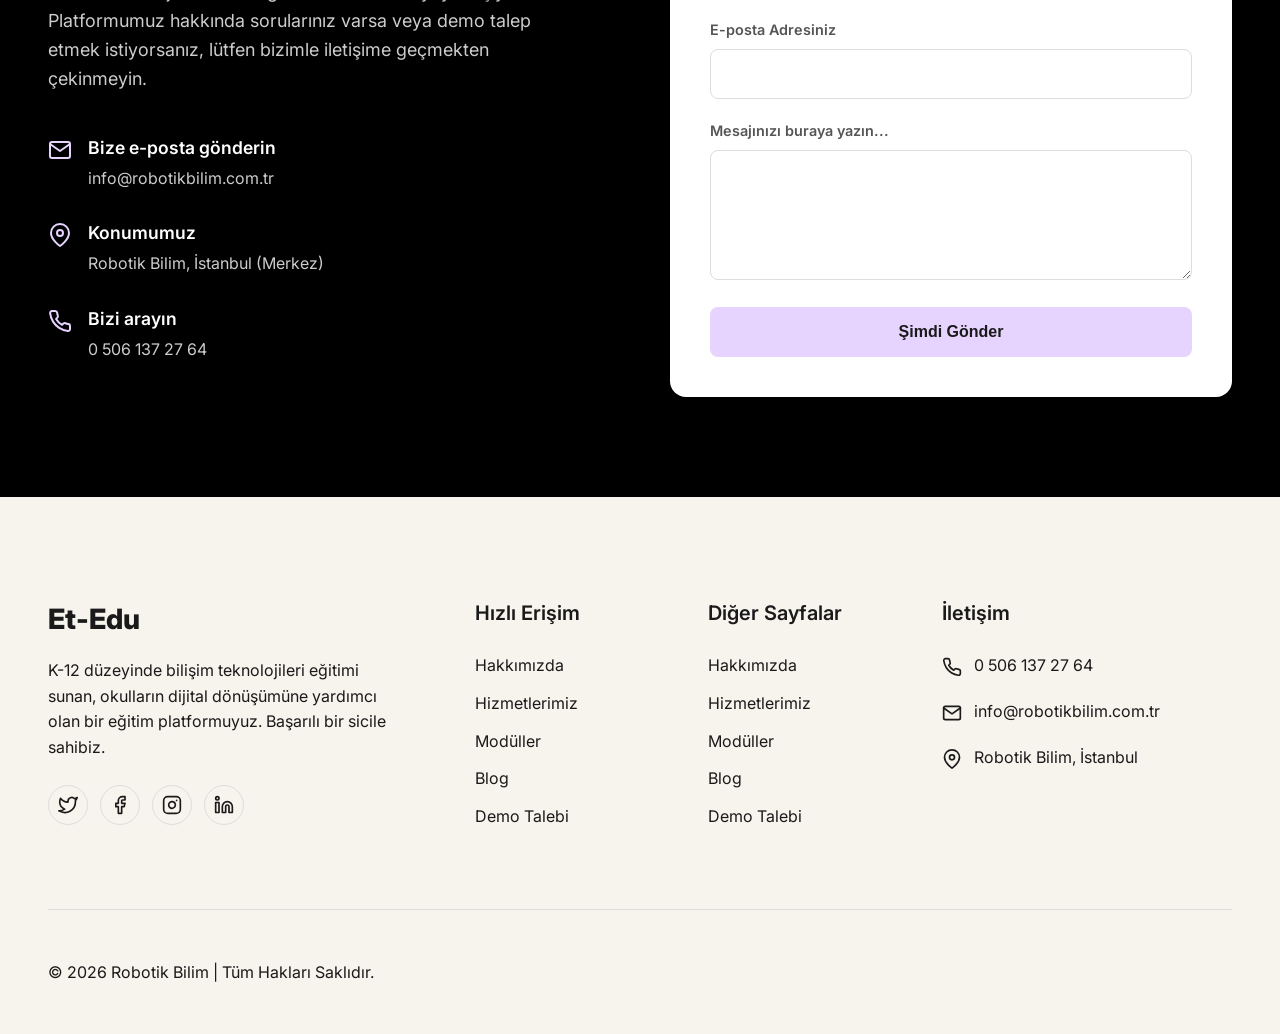
<file: et-edu.html>
<!DOCTYPE html>
<html lang="en">
<head>
    <meta charset="UTF-8">
    <meta name="viewport" content="width=device-width, initial-scale=1.0">
    <title>Et-Edu</title>
    <link rel="preconnect" href="https://fonts.googleapis.com">
    <link rel="preconnect" href="https://fonts.gstatic.com" crossorigin>
    <link href="https://fonts.googleapis.com/css2?family=Inter:wght@400;600;800;900&display=swap" rel="stylesheet">
    <link rel="icon" type="image/x-icon" href="./assets/images/yeni_logo_yanyana-ezgif.com-crop.ico">
    <link rel="stylesheet" href="https://cdnjs.cloudflare.com/ajax/libs/font-awesome/5.15.4/css/all.min.css">
    <link rel="stylesheet" href="et-edu.css">
</head>
<body>
    <header class="site-header">
        <nav class="main-nav">
            <a href="index.html" class="logo">
                <img src='./assets/images/yeni_logo_yanyana.png' />
            </a>
            <ul class="nav-links">
                <li><a href="index.html">Ana Sayfa</a></li>
                <li><a href="et-edu.html">Et-Edu</a></li>
                <li class="nav-item dropdown">
                    <p class="dropdown-toggle">
                        Kitler <i class="fas fa-chevron-down"></i>
                    </p>
                    <ul class="dropdown-menu">
                        <li><a href="all-kits.html">Tüm Kitler</a></li>
                        <li><a href="./all-kits/red-kit.html">Red-Kit</a></li>
                        <li><a href="./all-kits/blue-kit.html">Blue-Kit</a></li>
                        <li><a href="./all-kits/green-kit.html">Green-Kit</a></li>
                        <li><a href="./all-kits/black-kit.html">Black-Kit</a></li>
                    </ul>
                </li>
                <li class="nav-item dropdown">
                    <p class="dropdown-toggle">
                        Wood-Kit <i class="fas fa-chevron-down"></i>
                    </p>
                    <ul class="dropdown-menu">
                        <li><a href="wood-kit.html">Wood-Kit</a></li>
                        <li><a href="wood-kit-detail.html">Wood-Kit Detay</a></li>
                        <li><a href="wood-kit-stem.html">Wood-Kit STEM</a></li>
                    </ul>
                </li>
                <li><a href="educations.html">Eğitimler</a></li>
            </ul>
            <div class="header-actions">
                <a href="#" class="btn-demo btn-primary-nav">Demo Talebi</a>
                <button class="menu-toggle" aria-label="Open navigation menu">
                    <span></span>
                    <span></span>
                    <span></span>
                </button>
            </div>
        </nav>
    </header>
    <div class="page-container">
        <main>
            <section class="hero-section">
                <div class="hero-content">
                    <span class="tagline">İçerik Portalı ET‑EDU</span>
                    <h1>Eğitim Teknolojileriyle Güçlü Öğretim</h1>
                    <p>
                        Et-Edu, K‑12 seviyesindeki sınıflarda kullanılmak üzere hazırlanmış bir bilişim teknolojileri eğitim platformudur.                        Robotik kodlama, yapay zeka, web tasarımı ve 3D tasarım gibi zengin modüllerle öğrencilerin dijital becerilerini geliştirir.
                    </p>
                    <div class="cta-buttons">
                        <a href="#" class="btn btn-primary">Demo Talebi Oluştur</a>
                        <a href="#" class="btn btn-secondary">Eğitim Kataloğu (PDF)</a>
                    </div>
                </div>
                <a href="#" class="play-button" aria-label="Play video">
                    <svg viewBox="0 0 100 100">
                        <path d="M 50, 50 m -37, 0 a 37,37 0 1,1 74,0 a 37,37 0 1,1 -74,0" id="circlePath" fill="none"/>
                        <text fill="#f96d6d" font-family="Inter, sans-serif" font-size="10" font-weight="800" letter-spacing="0.5">
                            <textPath xlink:href="#circlePath">
                                • Tanıtım Videosu • Tanıtım Videosu 
                            </textPath>
                        </text>
                        <polygon points="44,40 62,50 44,60" fill="#f96d6d"/>
                    </svg>
                </a>
            </section>
        </main>
    </div>
    <section class="features-section">
        <h2>Platformun Öne Çıkan Özellikleri</h2>
        <div class="features-grid">
            <div class="feature-card">
                <div class="feature-icon">
                    <i class="fas fa-language"></i>
                </div>
                <h3>Çok Dillilik</h3>
                <p>Türkçe, İngilizce ve Fransızca sunulan içerik seçeneğiyle çoklu dil desteği sağlar.</p>
            </div>
            <div class="feature-card feature-card-highlight">
                <div class="highlight-content">
                    <div class="feature-icon">
                        <i class="fas fa-mobile-alt"></i>
                    </div>
                    <h3>Yönetim Sistemi</h3>
                    <p>Okullarda ve eğitim merkezlerinde tüm uzaktan öğretim süreçlerini tek bir sistem üzerinden planlayın ve yönetin.</p>
                </div>
                <div class="phone-image-wrapper">
                    <img src="./assets/images/phone.png" alt="Crypto app on smartphone">
                </div>
            </div>
            <div class="feature-card">
                <div class="feature-icon">
                    <i class="fas fa-chart-bar"></i>
                </div>
                <h3>Ölçme Değerlendirme</h3>
                <p>Her etkinlik sonunda öğrencilerin performansı ölçülür; sistem, bireysel ve sınıf düzeyinde gelişim raporları sunar.</p>
            </div>
            <div class="feature-card">
                <div class="feature-icon">
                    <i class="fas fa-code"></i>
                </div>
                <h3>Canlı Kodlama</h3>
                <p>Başka bir platforma login olmadan portal içerisinde kod yazma imkanı (Scratch, mBlock, Small Basic vb.).</p>
            </div>
            <div class="feature-card">
                <div class="feature-icon">
                    <i class="fas fa-share-alt"></i>
                </div>
                <h3>İçerik Paylaşımı & Oluşturma</h3>
                <p>Öğretmenler kendi içeriklerini oluşturabilir veya Et‑Edu’daki hazır içerikleri müfredatlarına entegre edebilir.</p>
            </div>
        </div>
    </section>
    <section class="projects-section">
        <h2>Zengin Öğretim Modülleri ve Kategoriler <span class="sparkle">✳</span></h2>
        <div class="project-slider-container">
            <div class="project-slider-wrapper">
                <div class="project-card" style="background-image: url('https://images.pexels.com/photos/3184454/pexels-photo-3184454.jpeg?auto=compress&cs=tinysrgb&w=1260&h=750&dpr=1');">
                    <div class="card-content">
                        <h3>Algoritma & Robotik Kodlama</h3>
                        <p>Temel mantık düşüncesini oyunlarla pekiştirme ve problem çözme becerileri.</p>
                        <a href="#" class="card-arrow" aria-label="Learn more about Product Design">➔</a>
                    </div>
                </div>
                <div class="project-card" style="background-image: url('https://images.pexels.com/photos/326576/pexels-photo-326576.jpeg?auto=compress&cs=tinysrgb&w=1260&h=750&dpr=1');">
                    <div class="card-content">
                        <h3>Web Programlama (HTML/CSS)</h3>
                        <p>Tasarım ve görsellik odaklı içerik oluşturma, modern web siteleri geliştirme.</p>
                        <a href="#" class="card-arrow" aria-label="Learn more about Logo and Branding">➔</a>
                    </div>
                </div>
                <div class="project-card" style="background-image: url('https://images.pexels.com/photos/1092671/pexels-photo-1092671.jpeg?auto=compress&cs=tinysrgb&w=1260&h=750&dpr=1');">
                    <div class="card-content">
                        <h3>Mobil Programlama (AppInventor)</h3>
                        <p>Uygulama geliştirme temelleriyle tanışma ve kendi mobil uygulamanı yapma.</p>
                        <a href="#" class="card-arrow" aria-label="Learn more about App UI/UX Design">➔</a>
                    </div>
                </div>
                <div class="project-card" style="background-image: url('https://images.pexels.com/photos/6699619/pexels-photo-6699619.jpeg?auto=compress&cs=tinysrgb&w=1260&h=750&dpr=1');">
                    <div class="card-content">
                        <h3>3D Tasarım (TinkerCAD)</h3>
                        <p>Öğrencilerin hayallerini üç boyutlu objelere dönüştürmesi ve yaratıcılıklarını geliştirmesi.</p>
                        <a href="#" class="card-arrow" aria-label="Learn more about Packaging Design">➔</a>
                    </div>
                </div>
                <div class="project-card" style="background-image: url('https://images.pexels.com/photos/1092671/pexels-photo-1092671.jpeg?auto=compress&cs=tinysrgb&w=1260&h=750&dpr=1');">
                    <div class="card-content">
                        <h3>Python / C# / Arduino</h3>
                        <p>Kodlama deneyimini farklı seviyelerde sunma ve ileri düzey projelere temel atma.</p>
                        <a href="#" class="card-arrow" aria-label="Learn more about Web Design">➔</a>
                    </div>
                </div>
                <div class="project-card" style="background-image: url('https://images.pexels.com/photos/3184454/pexels-photo-3184454.jpeg?auto=compress&cs=tinysrgb&w=1260&h=750&dpr=1');">
                    <div class="card-content">
                        <h3>Algoritma & Robotik Kodlama</h3>
                        <p>Temel mantık düşüncesini oyunlarla pekiştirme ve problem çözme becerileri.</p>
                        <a href="#" class="card-arrow" aria-label="Learn more about Product Design">➔</a>
                    </div>
                </div>
                <div class="project-card" style="background-image: url('https://images.pexels.com/photos/326576/pexels-photo-326576.jpeg?auto=compress&cs=tinysrgb&w=1260&h=750&dpr=1');">
                    <div class="card-content">
                        <h3>Web Programlama (HTML/CSS)</h3>
                        <p>Tasarım ve görsellik odaklı içerik oluşturma, modern web siteleri geliştirme.</p>
                        <a href="#" class="card-arrow" aria-label="Learn more about Logo and Branding">➔</a>
                    </div>
                </div>
                <div class="project-card" style="background-image: url('https://images.pexels.com/photos/1092671/pexels-photo-1092671.jpeg?auto=compress&cs=tinysrgb&w=1260&h=750&dpr=1');">
                    <div class="card-content">
                        <h3>Mobil Programlama (AppInventor)</h3>
                        <p>Uygulama geliştirme temelleriyle tanışma ve kendi mobil uygulamanı yapma.</p>
                        <a href="#" class="card-arrow" aria-label="Learn more about App UI/UX Design">➔</a>
                    </div>
                </div>
                <div class="project-card" style="background-image: url('https://images.pexels.com/photos/6699619/pexels-photo-6699619.jpeg?auto=compress&cs=tinysrgb&w=1260&h=750&dpr=1');">
                    <div class="card-content">
                        <h3>3D Tasarım (TinkerCAD)</h3>
                        <p>Öğrencilerin hayallerini üç boyutlu objelere dönüştürmesi ve yaratıcılıklarını geliştirmesi.</p>
                        <a href="#" class="card-arrow" aria-label="Learn more about Packaging Design">➔</a>
                    </div>
                </div>
                <div class="project-card" style="background-image: url('https://images.pexels.com/photos/1092671/pexels-photo-1092671.jpeg?auto=compress&cs=tinysrgb&w=1260&h=750&dpr=1');">
                    <div class="card-content">
                        <h3>Python / C# / Arduino</h3>
                        <p>Kodlama deneyimini farklı seviyelerde sunma ve ileri düzey projelere temel atma.</p>
                        <a href="#" class="card-arrow" aria-label="Learn more about Web Design">➔</a>
                    </div>
                </div>
            </div>
        </div>
        <div class="slider-progress-bar">
            <div class="progress-track">
                <div class="progress-thumb"></div>
            </div>
        </div>
    </section>
    <section class="logo-marquee-section">
        <div class="logo-marquee-container">
            <p>TÜBİTAK iş birliğiyle yüzlerce okula güvenilir içerik sağlıyoruz.</p>
            <div class="logo-scroll-wrapper">
                <div class="logo-strip">
                    <img src="./assets/images/references/btm.png" alt="Screenish logo">
                    <img src="./assets/images/references/footer_logo (1).png" alt="Screenish logo">
                    <img src="./assets/images/references/footer_logo.png" alt="Screenish logo">
                    <img src="./assets/images/references/team-1.png" alt="Screenish logo">
                    <img src="./assets/images/references/team-2.png" alt="Screenish logo">
                    <img src="./assets/images/references/team-3.png" alt="Screenish logo">
                    <img src="./assets/images/references/team-4.png" alt="Screenish logo">
                    <img src="./assets/images/references/team-5.png" alt="Screenish logo">
                    <img src="./assets/images/references/woodkit.png" alt="Screenish logo">
                </div>
                <div class="logo-strip" aria-hidden="true">
                    <img src="./assets/images/references/btm.png" alt="Screenish logo">
                    <img src="./assets/images/references/footer_logo (1).png" alt="Screenish logo">
                    <img src="./assets/images/references/footer_logo.png" alt="Screenish logo">
                    <img src="./assets/images/references/team-1.png" alt="Screenish logo">
                    <img src="./assets/images/references/team-2.png" alt="Screenish logo">
                    <img src="./assets/images/references/team-3.png" alt="Screenish logo">
                    <img src="./assets/images/references/team-4.png" alt="Screenish logo">
                    <img src="./assets/images/references/team-5.png" alt="Screenish logo">
                    <img src="./assets/images/references/woodkit.png" alt="Screenish logo">
                </div>
            </div>
        </div>
    </section>
    <section class="solutions-section">
        <h2>Öğretmenler İçin Neden Et-Edu?</h2>
        <div class="solutions-grid">
            <div class="solution-card">
                <div class="solution-icon">
                    <i class="fas fa-book-open"></i>
                </div>
                <h3>Müfredat Odaklı İçerik</h3>
                <p>K-12 düzeyine ve ulusal müfredata göre planlanmış, pedagojik olarak onaylanmış ders modülleri.</p>
                <a href="#" class="card-arrow" aria-label="Learn more about Data Analysis">&rarr;</a>
            </div>
            <div class="solution-card">
                <div class="solution-icon">
                    <i class="fas fa-file-alt"></i>
                </div>
                <h3>Hazır Materyaller</h3>
                <p>Ders planları, öğrenci aktiviteleri, rubrikler ve değerlendirme araçları ile zamandan tasarruf edin.</p>
                <a href="#" class="card-arrow" aria-label="Learn more about Automation">&rarr;</a>
            </div>
            <div class="solution-card">
                <div class="solution-icon">
                    <i class="fas fa-desktop"></i>
                </div>
                <h3>Platform Desteği</h3>
                <p>Öğrencileri oluşturduğunuz testler ve görevlerle takip edin, bireysel ve sınıf bazında raporlayın.</p>
                <a href="#" class="card-arrow" aria-label="Learn more about Personalization">&rarr;</a>
            </div>
            <div class="solution-card">
                <div class="solution-icon">
                    <i class="fas fa-brain"></i>
                </div>
                <h3>Öğrenci Deneyimi & Pedagoji</h3>
                <p>Deneme-yanılma yaklaşımıyla algoritmik düşünmeyi ve problem çözme becerilerini kalıcı hâle getirir.</p>
                <a href="#" class="card-arrow" aria-label="Learn more about Cost Savings">&rarr;</a>
            </div>
            <div class="solution-card">
                <div class="solution-icon">
                    <i class="fas fa-shield-alt"></i>
                </div>
                <h3>Dijital Vatandaşlık</h3>
                <p>Bilişim Etiği, 10 Parmak Klavye Eğitimi, Google Apps vb. modüllerle temel dijital becerilere odaklanır.</p>
                <a href="#" class="card-arrow" aria-label="Learn more about Risk Management">&rarr;</a>
            </div>
        </div>
    </section>
    <section class="integration-section">
        <div class="integration-grid">
            <div class="integration-image">
                <img src="./assets/images/ten.png" alt="Grid of app integration icons">
            </div>
            <div class="integration-content">
                <h2>Canlı Kodlama ile Entegre Araçlar</h2>
                <p>Platformdan ayrılmaya gerek kalmadan Scratch, Small Basic, mBlock, Python ve daha birçok aracı doğrudan portal içinde kullanarak projeler geliştirin.</p>
                <a href="#" class="btn btn-purple">Tüm Modülleri İnceleyin</a>
            </div>
        </div>
    </section>
    <section class="contact-section">
        <img src="./assets/images/shape13.png" alt="" class="contact-decoration" aria-hidden="true">
        <div class="contact-container">
            <div class="contact-info">
                <h2>Platformumuzu Denemek İçin Bize Ulaşın</h2>
                <p>
                    Okulunuzda dijital beceri eğitimini bir üst seviyeye taşıyın. Platformumuz hakkında sorularınız varsa veya demo talep etmek istiyorsanız, lütfen bizimle iletişime geçmekten çekinmeyin.
                </p>
                <ul class="contact-details-list">
                    <li>
                        <div class="icon">
                            <svg xmlns="http://www.w3.org/2000/svg" width="24" height="24" viewBox="0 0 24 24" fill="none" stroke="currentColor" stroke-width="2" stroke-linecap="round" stroke-linejoin="round"><path d="M4 4h16c1.1 0 2 .9 2 2v12c0 1.1-.9 2-2 2H4c-1.1 0-2-.9-2-2V6c0-1.1.9-2 2-2z"></path><polyline points="22,6 12,13 2,6"></polyline></svg>
                        </div>
                        <div class="text-content">
                            <span>Bize e-posta gönderin</span>
                            <a href="mailto:example@gmail.com">info@robotikbilim.com.tr</a>
                        </div>
                    </li>
                    <li>
                        <div class="icon">
                            <svg xmlns="http://www.w3.org/2000/svg" width="24" height="24" viewBox="0 0 24 24" fill="none" stroke="currentColor" stroke-width="2" stroke-linecap="round" stroke-linejoin="round"><path d="M21 10c0 7-9 13-9 13s-9-6-9-13a9 9 0 0 1 18 0z"></path><circle cx="12" cy="10" r="3"></circle></svg>
                        </div>
                        <div class="text-content">
                            <span>Konumumuz</span>
                            Robotik Bilim, İstanbul (Merkez)
                        </div>
                    </li>
                    <li>
                        <div class="icon">
                            <svg xmlns="http://www.w3.org/2000/svg" width="24" height="24" viewBox="0 0 24 24" fill="none" stroke="currentColor" stroke-width="2" stroke-linecap="round" stroke-linejoin="round"><path d="M22 16.92v3a2 2 0 0 1-2.18 2 19.79 19.79 0 0 1-8.63-3.07 19.5 19.5 0 0 1-6-6 19.79 19.79 0 0 1-3.07-8.67A2 2 0 0 1 4.11 2h3a2 2 0 0 1 2 1.72 12.84 12.84 0 0 0 .7 2.81 2 2 0 0 1-.45 2.11L8.09 9.91a16 16 0 0 0 6 6l1.27-1.27a2 2 0 0 1 2.11-.45 12.84 12.84 0 0 0 2.81.7A2 2 0 0 1 22 16.92z"></path></svg>
                        </div>
                        <div class="text-content">
                            <span>Bizi arayın</span>
                            <a href="tel:1234567890">0 506 137 27 64</a>
                        </div>
                    </li>
                </ul>
            </div>
            <div class="contact-form-wrapper">
                <form class="contact-form">
                    <h3>Bize mesaj gönderin</h3>
                    <div class="form-group">
                        <label for="name">Adınız Soyadınız</label>
                        <input type="text" id="name" name="name" required>
                    </div>
                    <div class="form-group">
                        <label for="email">E-posta Adresiniz</label>
                        <input type="email" id="email" name="email" required>
                    </div>
                    <div class="form-group">
                        <label for="message">Mesajınızı buraya yazın...</label>
                        <textarea id="message" name="message" rows="5"></textarea>
                    </div>
                    <button type="submit" class="btn btn-form-submit">Şimdi Gönder</button>
                </form>
            </div>
        </div>
    </section>
    <footer class="site-footer-wrapper">
        <div class="footer-main">
            <div class="footer-col about">
                <a href="#" class="footer-logo">Et-Edu</a>
                <p>
                    K-12 düzeyinde bilişim teknolojileri eğitimi sunan, okulların dijital dönüşümüne yardımcı olan bir eğitim platformuyuz. Başarılı bir sicile sahibiz.
                </p>
                <div class="social-icons">
                    <a href="#" aria-label="Twitter"><svg xmlns="http://www.w3.org/2000/svg" width="20" height="20" viewBox="0 0 24 24" fill="none" stroke="currentColor" stroke-width="2" stroke-linecap="round" stroke-linejoin="round"><path d="M23 3a10.9 10.9 0 0 1-3.14 1.53 4.48 4.48 0 0 0-7.86 3v1A10.66 10.66 0 0 1 3 4s-4 9 5 13a11.64 11.64 0 0 1-7 2c9 5 20 0 20-11.5a4.5 4.5 0 0 0-.08-.83A7.72 7.72 0 0 0 23 3z"></path></svg></a>
                    <a href="#" aria-label="Facebook"><svg xmlns="http://www.w3.org/2000/svg" width="20" height="20" viewBox="0 0 24 24" fill="none" stroke="currentColor" stroke-width="2" stroke-linecap="round" stroke-linejoin="round"><path d="M18 2h-3a5 5 0 0 0-5 5v3H7v4h3v8h4v-8h3l1-4h-4V7a1 1 0 0 1 1-1h3z"></path></svg></a>
                    <a href="#" aria-label="Instagram"><svg xmlns="http://www.w3.org/2000/svg" width="20" height="20" viewBox="0 0 24 24" fill="none" stroke="currentColor" stroke-width="2" stroke-linecap="round" stroke-linejoin="round"><rect x="2" y="2" width="20" height="20" rx="5" ry="5"></rect><path d="M16 11.37A4 4 0 1 1 12.63 8 4 4 0 0 1 16 11.37z"></path><line x1="17.5" y1="6.5" x2="17.51" y2="6.5"></line></svg></a>
                    <a href="#" aria-label="LinkedIn"><svg xmlns="http://www.w3.org/2000/svg" width="20" height="20" viewBox="0 0 24 24" fill="none" stroke="currentColor" stroke-width="2" stroke-linecap="round" stroke-linejoin="round"><path d="M16 8a6 6 0 0 1 6 6v7h-4v-7a2 2 0 0 0-2-2 2 2 0 0 0-2 2v7h-4v-7a6 6 0 0 1 6-6z"></path><rect x="2" y="9" width="4" height="12"></rect><circle cx="4" cy="4" r="2"></circle></svg></a>
                </div>
            </div>
            <div class="footer-col links">
                <h4>Hızlı Erişim</h4>
                <ul>
                    <li><a href="#">Hakkımızda</a></li>
                    <li><a href="#">Hizmetlerimiz</a></li>
                    <li><a href="#">Modüller</a></li>
                    <li><a href="#">Blog</a></li>
                    <li><a href="#">Demo Talebi</a></li>
                </ul>
            </div>
            <div class="footer-col links">
                <h4>Diğer Sayfalar</h4>
                <ul>
                    <li><a href="#">Hakkımızda</a></li>
                    <li><a href="#">Hizmetlerimiz</a></li>
                    <li><a href="#">Modüller</a></li>
                    <li><a href="#">Blog</a></li>
                    <li><a href="#">Demo Talebi</a></li>
                </ul>
            </div>
            <div class="footer-col contact">
                <h4>İletişim</h4>
                <ul>
                    <li>
                        <svg xmlns="http://www.w3.org/2000/svg" width="20" height="20" viewBox="0 0 24 24" fill="none" stroke="currentColor" stroke-width="2" stroke-linecap="round" stroke-linejoin="round"><path d="M22 16.92v3a2 2 0 0 1-2.18 2 19.79 19.79 0 0 1-8.63-3.07 19.5 19.5 0 0 1-6-6 19.79 19.79 0 0 1-3.07-8.67A2 2 0 0 1 4.11 2h3a2 2 0 0 1 2 1.72 12.84 12.84 0 0 0 .7 2.81 2 2 0 0 1-.45 2.11L8.09 9.91a16 16 0 0 0 6 6l1.27-1.27a2 2 0 0 1 2.11-.45 12.84 12.84 0 0 0 2.81.7A2 2 0 0 1 22 16.92z"></path></svg>
                        <a href="tel:+0882346849">0 506 137 27 64</a>
                    </li>
                    <li>
                        <svg xmlns="http://www.w3.org/2000/svg" width="20" height="20" viewBox="0 0 24 24" fill="none" stroke="currentColor" stroke-width="2" stroke-linecap="round" stroke-linejoin="round"><path d="M4 4h16c1.1 0 2 .9 2 2v12c0 1.1-.9 2-2 2H4c-1.1 0-2-.9-2-2V6c0-1.1.9-2 2-2z"></path><polyline points="22,6 12,13 2,6"></polyline></svg>
                        <a href="mailto:example@gmail.com">info@robotikbilim.com.tr</a>
                    </li>
                    <li>
                        <svg xmlns="http://www.w3.org/2000/svg" width="20" height="20" viewBox="0 0 24 24" fill="none" stroke="currentColor" stroke-width="2" stroke-linecap="round" stroke-linejoin="round"><path d="M21 10c0 7-9 13-9 13s-9-6-9-13a9 9 0 0 1 18 0z"></path><circle cx="12" cy="10" r="3"></circle></svg>
                        <span>Robotik Bilim, İstanbul</span>
                    </li>
                </ul>
            </div>
        </div>
        <div class="footer-bottom">
            <p>© 2026 Robotik Bilim | Tüm Hakları Saklıdır.</p>
            <a href="#" class="scroll-to-top" aria-label="Scroll to top">
                &uarr;
            </a>
        </div>
    </footer>
    <div class="mobile-menu-overlay">
        <div class="mobile-menu-content">
            <button class="close-menu" aria-label="Close navigation menu">&times;</button>
            <ul class="mobile-nav-links">
                <li><a href="index.html">Ana Sayfa</a></li>
                <li><a href="et-edu.html">Et-Edu</a></li>
                <li class="mobile-dropdown">
                    <div class="mobile-dropdown-header">
                        <p>Kitler</p>
                        <span class="mobile-toggle-btn"><i class="fas fa-chevron-down"></i></span>
                    </div>
                    <ul class="mobile-dropdown-menu">
                        <li><a href="./all-kits.html">Tüm Kitler</a></li>
                        <li><a href="./all-kits/red-kit.html">Red-Kit</a></li>
                        <li><a href="./all-kits/blue-kit.html">Blue-Kit</a></li>
                        <li><a href="./all-kits/green-kit.html">Green-Kit</a></li>
                        <li><a href="./all-kits/black-kit.html">Black-Kit</a></li>
                    </ul>
                </li>
                <li class="mobile-dropdown">
                    <div class="mobile-dropdown-header">
                        <p>Wood-Kit</p>
                        <span class="mobile-toggle-btn"><i class="fas fa-chevron-down"></i></span>
                    </div>
                    <ul class="mobile-dropdown-menu">
                        <li><a href="./wood-kit.html">Wood-Kit</a></li>
                        <li><a href="./wood-kit-detail.html">Wood-Kit Detay</a></li>
                        <li><a href="./wood-kit-stem.html">Wood-Kit STEM</a></li>
                    </ul>
                </li>
                <li><a href="educations.html">Eğitimler</a></li>
            </ul>
        </div>
    </div>
    <script src="et-edu.js"></script>
</body>
</html>
</file>
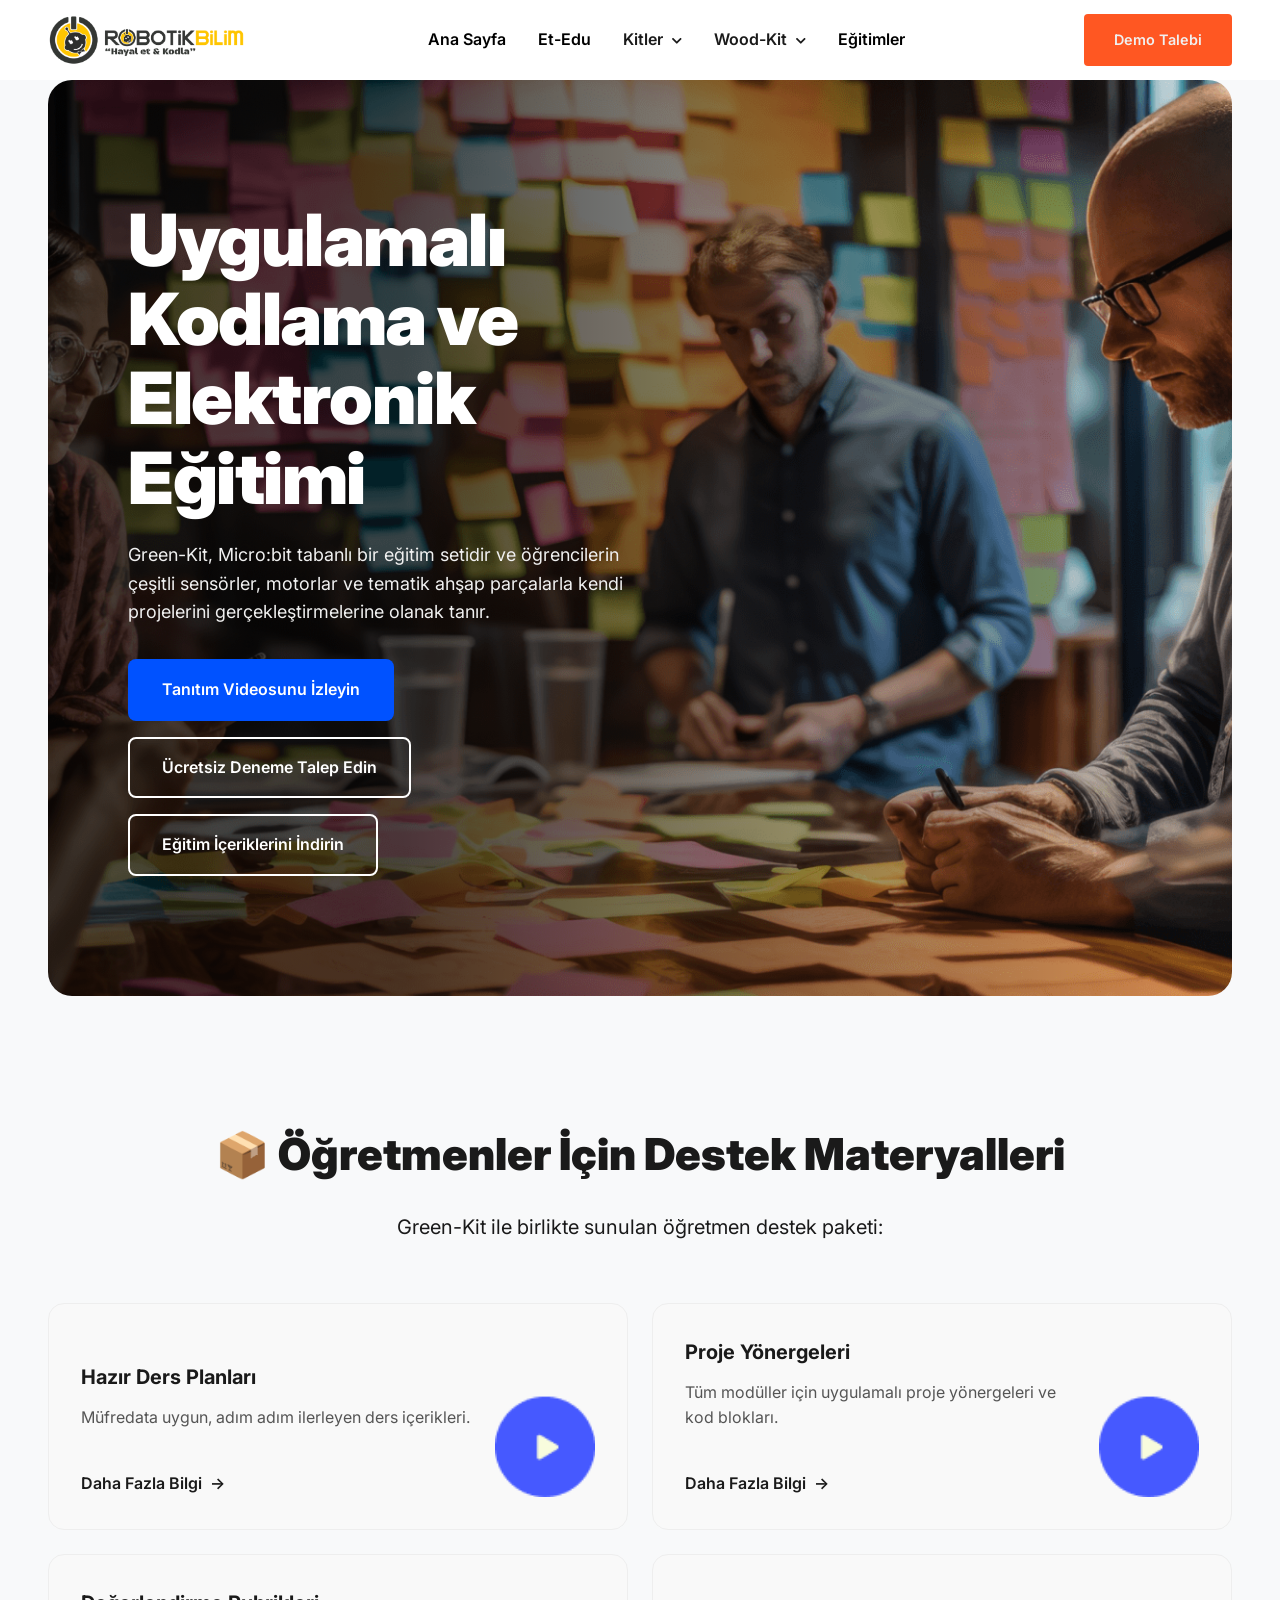
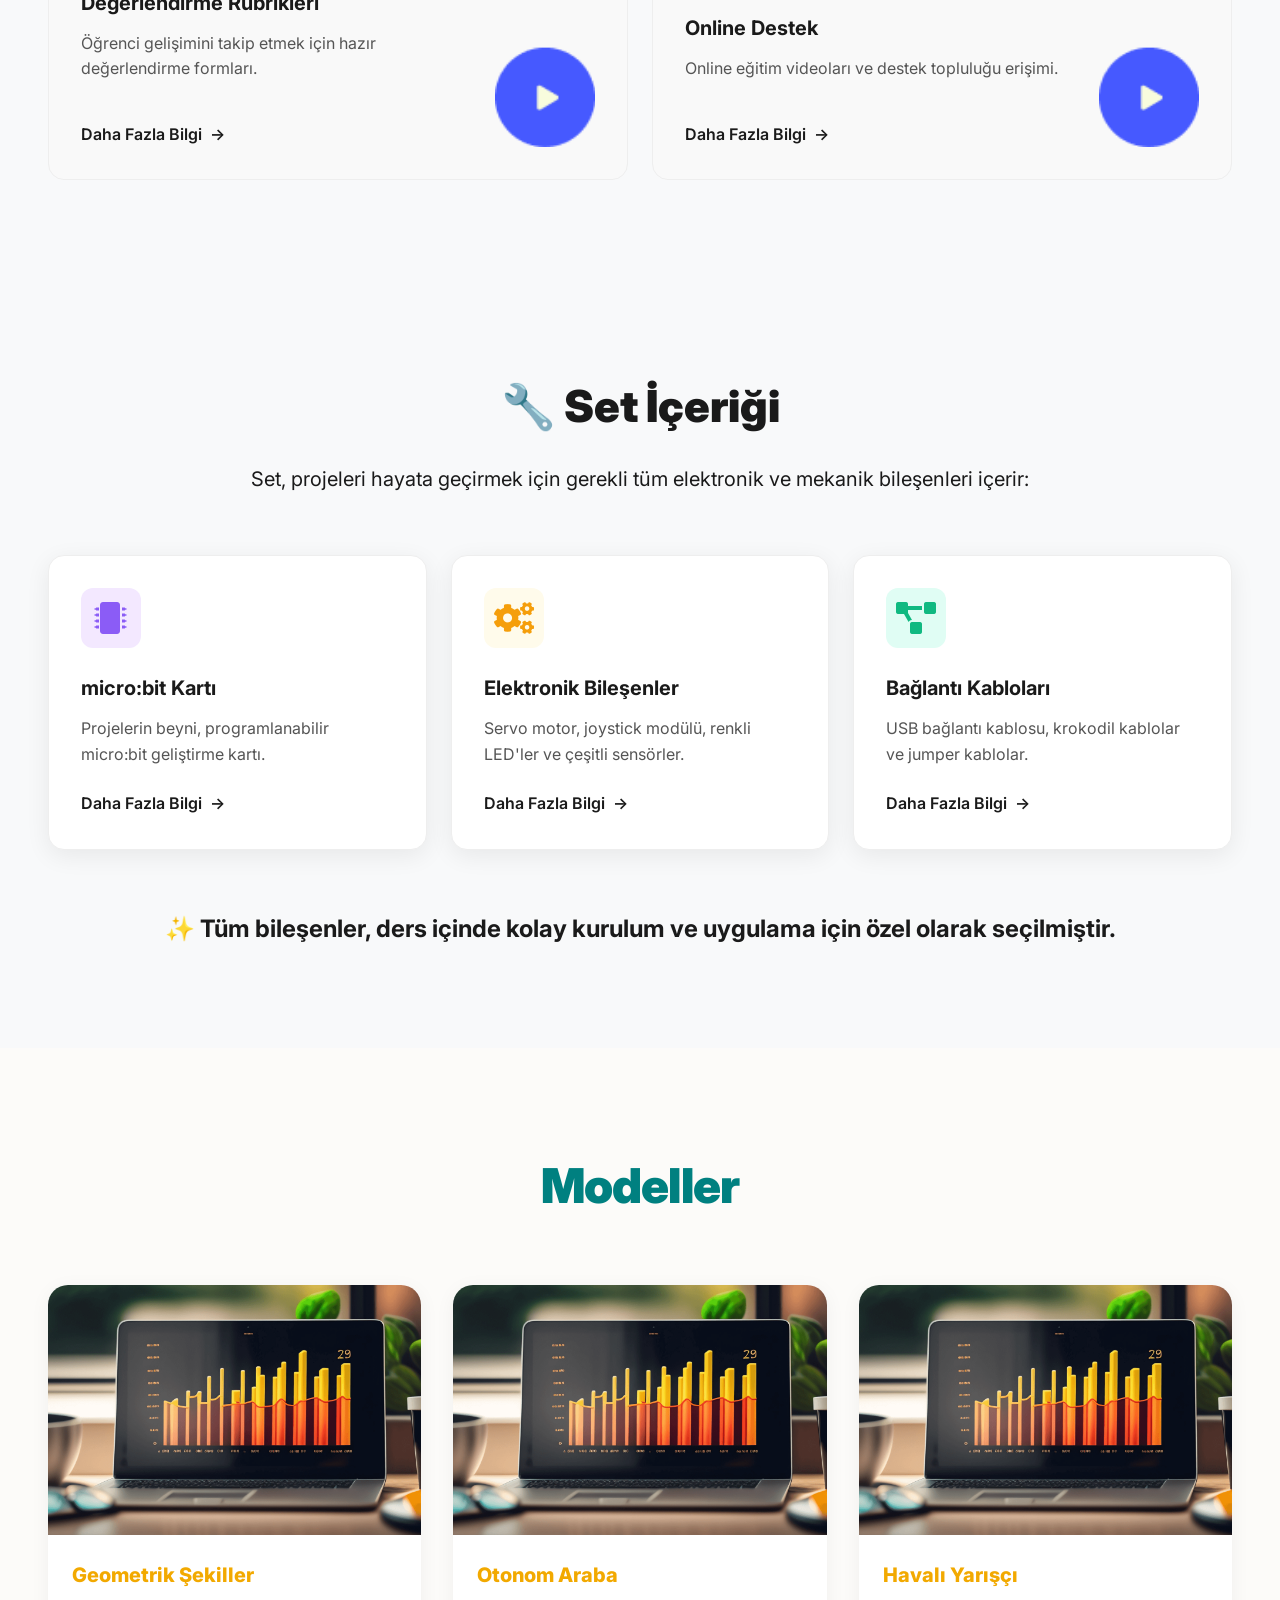
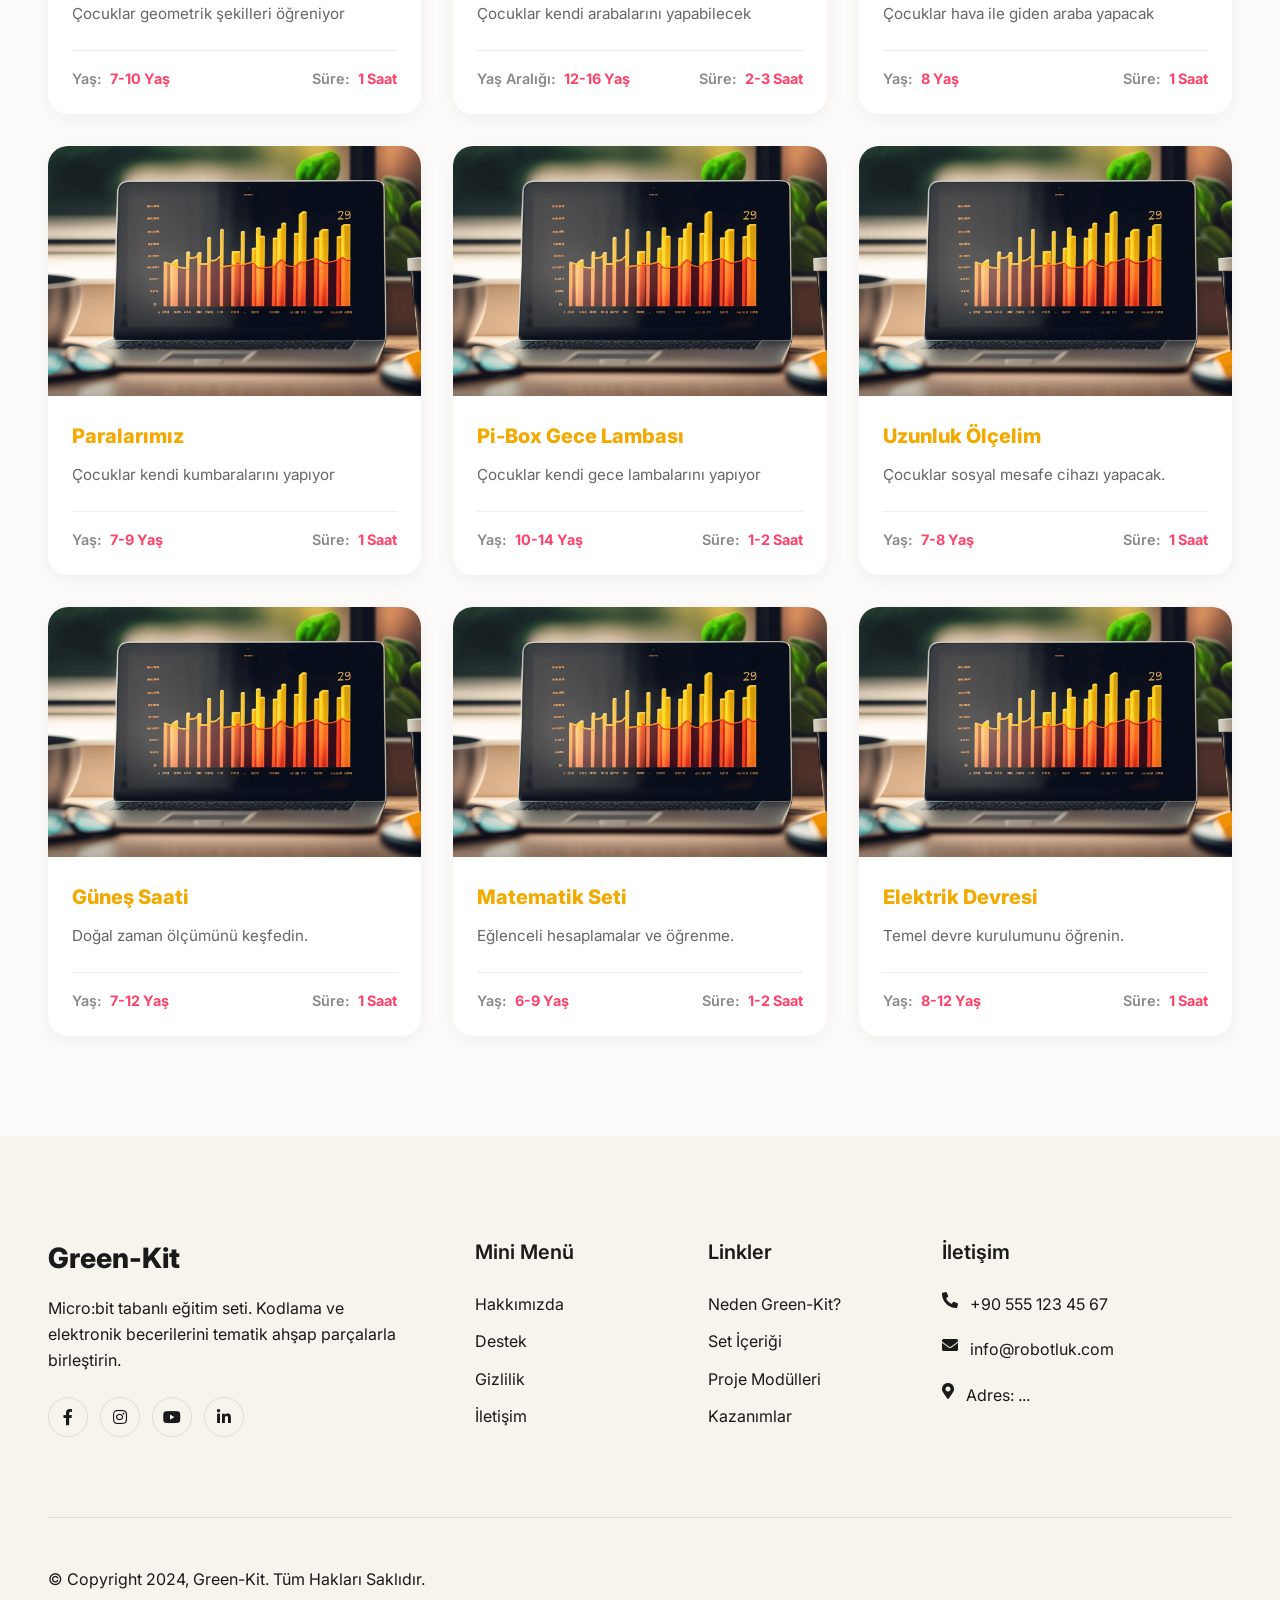
<file: wood-kit-detail.html>
<!DOCTYPE html>
<html lang="tr">
<head>
    <meta charset="UTF-8">
    <meta name="viewport" content="width=device-width, initial-scale=1.0">
    <title>Wood-Kit Detay - Kodlama ve STEM</title>
    <link rel="preconnect" href="https://fonts.googleapis.com">
    <link rel="preconnect" href="https://fonts.gstatic.com" crossorigin>
    <link href="https://fonts.googleapis.com/css2?family=Inter:wght@400;600;800;900&display=swap" rel="stylesheet">
    <link rel="icon" type="image/x-icon" href="../assets/images/yeni_logo_yanyana-ezgif.com-crop.ico">
    <link rel="stylesheet" href="wood-kit-detail.css">
    <link rel="stylesheet" href="https://cdnjs.cloudflare.com/ajax/libs/font-awesome/5.15.4/css/all.min.css">
</head>
<body>
    <header class="site-header">
        <nav class="main-nav">
            <a href="../index.html" class="logo">
                <img src='../assets/images/yeni_logo_yanyana.png' />
            </a>
            <ul class="nav-links">
                <li><a href="../index.html">Ana Sayfa</a></li>
                <li><a href="../et-edu.html">Et-Edu</a></li>
                <li class="nav-item dropdown">
                    <p class="dropdown-toggle">
                        Kitler <i class="fas fa-chevron-down"></i>
                    </p>
                    <ul class="dropdown-menu">
                        <li><a href="../all-kits.html">Tüm Kitler</a></li>
                        <li><a href="./all-kits/red-kit.html">Red-Kit</a></li>
                        <li><a href="./all-kits/blue-kit.html">Blue-Kit</a></li>
                        <li><a href="./all-kits/green-kit.html">Green-Kit</a></li>
                        <li><a href="./all-kits/black-kit.html">Black-Kit</a></li>
                    </ul>
                </li>
                <li class="nav-item dropdown">
                    <p class="dropdown-toggle">
                        Wood-Kit <i class="fas fa-chevron-down"></i>
                    </p>
                    <ul class="dropdown-menu">
                        <li><a href="../wood-kit.html">Wood-Kit</a></li>
                        <li><a href="../wood-kit-detail.html">Wood-Kit Detay</a></li>
                        <li><a href="../wood-kit-stem.html">Wood-Kit STEM</a></li>
                    </ul>
                </li>
                <li><a href="../educations.html">Eğitimler</a></li>
            </ul>
            <div class="header-actions">
                <a href="#" class="btn-demo btn-primary-nav">Demo Talebi</a>
                <button class="menu-toggle" aria-label="Open navigation menu">
                    <span></span>
                    <span></span>
                    <span></span>
                </button>
            </div>
        </nav>
    </header>
    <div class="page-container">
        <main>
            <div class='hero-container'>
                <section class="hero-section" id="hero">
                    <div class="hero-content">
                        <h1>Uygulamalı Kodlama ve Elektronik Eğitimi</h1>
                        <p>
                            Green-Kit, Micro:bit tabanlı bir eğitim setidir ve öğrencilerin çeşitli sensörler, motorlar ve tematik ahşap parçalarla kendi projelerini gerçekleştirmelerine olanak tanır.
                        </p>
                        <div class="cta-buttons">
                            <a href="#" class="btn btn-primary">Tanıtım Videosunu İzleyin</a>
                            <a href="#iletisim" class="btn btn-secondary">Ücretsiz Deneme Talep Edin</a>
                            <a href="#" class="btn btn-secondary">Eğitim İçeriklerini İndirin</a>
                        </div>
                    </div>
                </section>
            </div>
            <section class="offerings-section" id="materyaller">
                <h2>📦 Öğretmenler İçin Destek Materyalleri</h2>
                <p style="font-size: 1.25rem; font-weight: 400; text-align: center; margin-top: -30px; margin-bottom: 60px;">
                    Green-Kit ile birlikte sunulan öğretmen destek paketi:
                </p>
                <div class="offerings-grid">
                    <div class="offering-card">
                        <div class="offering-content">
                            <h3>Hazır Ders Planları</h3>
                            <p>Müfredata uygun, adım adım ilerleyen ders içerikleri.</p>
                            <a href="#" class="learn-more-link" style="margin-top: 16px;">
                                Daha Fazla Bilgi <span>&rarr;</span>
                            </a>
                        </div>
                        <img src="../assets/images/play-btn.png" alt="Ders Planları İkonu" class="offering-icon">
                    </div>
                    <div class="offering-card">
                        <div class="offering-content">
                            <h3>Proje Yönergeleri</h3>
                            <p>Tüm modüller için uygulamalı proje yönergeleri ve kod blokları.</p>
                            <a href="#" class="learn-more-link" style="margin-top: 16px;">
                                Daha Fazla Bilgi <span>&rarr;</span>
                            </a>
                        </div>
                        <img src="../assets/images/play-btn.png" alt="Proje Yönergeleri İkonu" class="offering-icon">
                    </div>
                    <div class="offering-card">
                        <div class="offering-content">
                            <h3>Değerlendirme Rubrikleri</h3>
                            <p>Öğrenci gelişimini takip etmek için hazır değerlendirme formları.</p>
                            <a href="#" class="learn-more-link" style="margin-top: 16px;">
                                Daha Fazla Bilgi <span>&rarr;</span>
                            </a>
                        </div>
                        <img src="../assets/images/play-btn.png" alt="Rubrikler İkonu" class="offering-icon">
                    </div>
                    <div class="offering-card">
                        <div class="offering-content">
                            <h3>Online Destek</h3>
                            <p>Online eğitim videoları ve destek topluluğu erişimi.</p>
                            <a href="#" class="learn-more-link" style="margin-top: 16px;">
                                Daha Fazla Bilgi <span>&rarr;</span>
                            </a>
                        </div>
                        <img src="../assets/images/play-btn.png" alt="Online Destek İkonu" class="offering-icon">
                    </div>
                </div>
            </section>
            <section class="team-features-section" id="icerik">
                <h2>🔧 Set İçeriği</h2>
                <p style="font-size: 1.25rem; font-weight: 400; text-align: center; margin-top: -30px; margin-bottom: 60px;">
                    Set, projeleri hayata geçirmek için gerekli tüm elektronik ve mekanik bileşenleri içerir:
                </p>
                <div class="team-features-grid">
                    <div class="team-feature-card" style="background-color: #fff; box-shadow: 0 6px 24px rgba(0,0,0,0.07);">
                        <div class="team-feature-icon" style="width: 60px; height: 60px; display: flex; align-items: center; justify-content: center; background-color: #f3e8ff; border-radius: 12px;">
                            <i class="fas fa-microchip" style="font-size: 32px; color: #8b5cf6;"></i>
                        </div>
                        <h3>micro:bit Kartı</h3>
                        <p>Projelerin beyni, programlanabilir micro:bit geliştirme kartı.</p>
                        <a href="#" class="learn-more-link">
                            Daha Fazla Bilgi <span>&rarr;</span>
                        </a>
                    </div>
                    <div class="team-feature-card" style="background-color: #fff; box-shadow: 0 6px 24px rgba(0,0,0,0.07);">
                        <div class="team-feature-icon" style="width: 60px; height: 60px; display: flex; align-items: center; justify-content: center; background-color: #fffbeb; border-radius: 12px;">
                            <i class="fas fa-cogs" style="font-size: 32px; color: #f59e0b;"></i>
                        </div>
                        <h3>Elektronik Bileşenler</h3>
                        <p>Servo motor, joystick modülü, renkli LED'ler ve çeşitli sensörler.</p>
                        <a href="#" class="learn-more-link">
                            Daha Fazla Bilgi <span>&rarr;</span>
                        </a>
                    </div>
                    <div class="team-feature-card" style="background-color: #fff; box-shadow: 0 6px 24px rgba(0,0,0,0.07);">
                        <div class="team-feature-icon" style="width: 60px; height: 60px; display: flex; align-items: center; justify-content: center; background-color: #e0fdf4; border-radius: 12px;">
                            <i class="fas fa-project-diagram" style="font-size: 32px; color: #10b981;"></i>
                        </div>
                        <h3>Bağlantı Kabloları</h3>
                        <p>USB bağlantı kablosu, krokodil kablolar ve jumper kablolar.</p>
                        <a href="#" class="learn-more-link">
                            Daha Fazla Bilgi <span>&rarr;</span>
                        </a>
                    </div>
                </div>
                <h3 style="font-size: 1.5rem; font-weight: 700; text-align: center; margin-top: 60px;">
                    ✨ Tüm bileşenler, ders içinde kolay kurulum ve uygulama için özel olarak seçilmiştir.
                </h3>
            </section>
            <section class="models-section" id="modeller">
                <div class="models-container">
                    <h2 class="models-title">Modeller</h2>
                    <div class="models-grid">
                        <div class="model-card">
                            <div class="model-image-wrapper">
                                <img src="./assets/images/blog1.png" alt="Elektrik Devresi" class="model-img">
                            </div>
                            <div class="model-content">
                                <h3>Geometrik Şekiller</h3>
                                <p>Çocuklar geometrik şekilleri öğreniyor</p>
                                <div class="model-meta">
                                    <span class="meta-item">Yaş: <span class="meta-value">7-10 Yaş</span></span>
                                    <span class="meta-item">Süre: <span class="meta-value">1 Saat</span></span>
                                </div>
                            </div>
                        </div>
                        <div class="model-card">
                            <div class="model-image-wrapper">
                                <img src="./assets/images/blog1.png" alt="Elektrik Devresi" class="model-img">
                            </div>
                            <div class="model-content">
                                <h3>Otonom Araba</h3>
                                <p>Çocuklar kendi arabalarını yapabilecek</p>
                                <div class="model-meta">
                                    <span class="meta-item">Yaş Aralığı: <span class="meta-value">12-16 Yaş</span></span>
                                    <span class="meta-item">Süre: <span class="meta-value">2-3 Saat</span></span>
                                </div>
                            </div>
                        </div>
                        <div class="model-card">
                            <div class="model-image-wrapper">
                                <img src="./assets/images/blog1.png" alt="Elektrik Devresi" class="model-img">
                            </div>
                            <div class="model-content">
                                <h3>Havalı Yarışçı</h3>
                                <p>Çocuklar hava ile giden araba yapacak</p>
                                <div class="model-meta">
                                    <span class="meta-item">Yaş: <span class="meta-value">8 Yaş</span></span>
                                    <span class="meta-item">Süre: <span class="meta-value">1 Saat</span></span>
                                </div>
                            </div>
                        </div>
                        <div class="model-card">
                            <div class="model-image-wrapper">
                                <img src="./assets/images/blog1.png" alt="Elektrik Devresi" class="model-img">
                            </div>
                            <div class="model-content">
                                <h3>Paralarımız</h3>
                                <p>Çocuklar kendi kumbaralarını yapıyor</p>
                                <div class="model-meta">
                                    <span class="meta-item">Yaş: <span class="meta-value">7-9 Yaş</span></span>
                                    <span class="meta-item">Süre: <span class="meta-value">1 Saat</span></span>
                                </div>
                            </div>
                        </div>
                        <div class="model-card">
                            <div class="model-image-wrapper">
                                <img src="./assets/images/blog1.png" alt="Elektrik Devresi" class="model-img">
                            </div>
                            <div class="model-content">
                                <h3>Pi-Box Gece Lambası</h3>
                                <p>Çocuklar kendi gece lambalarını yapıyor</p>
                                <div class="model-meta">
                                    <span class="meta-item">Yaş: <span class="meta-value">10-14 Yaş</span></span>
                                    <span class="meta-item">Süre: <span class="meta-value">1-2 Saat</span></span>
                                </div>
                            </div>
                        </div>
                        <div class="model-card">
                            <div class="model-image-wrapper">
                                <img src="./assets/images/blog1.png" alt="Elektrik Devresi" class="model-img">
                            </div>
                            <div class="model-content">
                                <h3>Uzunluk Ölçelim</h3>
                                <p>Çocuklar sosyal mesafe cihazı yapacak.</p>
                                <div class="model-meta">
                                    <span class="meta-item">Yaş: <span class="meta-value">7-8 Yaş</span></span>
                                    <span class="meta-item">Süre: <span class="meta-value">1 Saat</span></span>
                                </div>
                            </div>
                        </div>
                        <div class="model-card">
                            <div class="model-image-wrapper">
                                <img src="./assets/images/blog1.png" alt="Elektrik Devresi" class="model-img">
                            </div>
                            <div class="model-content">
                                <h3>Güneş Saati</h3>
                                <p>Doğal zaman ölçümünü keşfedin.</p>
                                <div class="model-meta">
                                    <span class="meta-item">Yaş: <span class="meta-value">7-12 Yaş</span></span>
                                    <span class="meta-item">Süre: <span class="meta-value">1 Saat</span></span>
                                </div>
                            </div>
                        </div>
                        <div class="model-card">
                            <div class="model-image-wrapper">
                                <img src="./assets/images/blog1.png" alt="Elektrik Devresi" class="model-img">
                            </div>
                            <div class="model-content">
                                <h3>Matematik Seti</h3>
                                <p>Eğlenceli hesaplamalar ve öğrenme.</p>
                                <div class="model-meta">
                                    <span class="meta-item">Yaş: <span class="meta-value">6-9 Yaş</span></span>
                                    <span class="meta-item">Süre: <span class="meta-value">1-2 Saat</span></span>
                                </div>
                            </div>
                        </div>
                        <div class="model-card">
                            <div class="model-image-wrapper">
                                <img src="./assets/images/blog1.png" alt="Elektrik Devresi" class="model-img">
                            </div>
                            <div class="model-content">
                                <h3>Elektrik Devresi</h3>
                                <p>Temel devre kurulumunu öğrenin.</p>
                                <div class="model-meta">
                                    <span class="meta-item">Yaş: <span class="meta-value">8-12 Yaş</span></span>
                                    <span class="meta-item">Süre: <span class="meta-value">1 Saat</span></span>
                                </div>
                            </div>
                        </div>
                    </div>
                </div>
            </section>
        </main>
    </div>
    <footer class="site-footer-wrapper">
        <div class="footer-main">
            <div class="footer-col about">
                <a href="#" class="footer-logo">Green-Kit</a>
                <p>
                    Micro:bit tabanlı eğitim seti. Kodlama ve elektronik becerilerini tematik ahşap parçalarla birleştirin.
                </p>
                <div class="social-icons">
                    <a href="#" aria-label="Facebook"><i class="fab fa-facebook-f"></i></a>
                    <a href="#" aria-label="Instagram"><i class="fab fa-instagram"></i></a>
                    <a href="#" aria-label="YouTube"><i class="fab fa-youtube"></i></a>
                    <a href="#" aria-label="LinkedIn"><i class="fab fa-linkedin-in"></i></a>
                </div>
            </div>
            <div class="footer-col links">
                <h4>Mini Menü</h4>
                <ul>
                    <li><a href="#">Hakkımızda</a></li>
                    <li><a href="#">Destek</a></li>
                    <li><a href="#">Gizlilik</a></li>
                    <li><a href="#iletisim">İletişim</a></li>
                </ul>
            </div>
            <div class="footer-col links">
                <h4>Linkler</h4>
                <ul>
                    <li><a href="#nedir">Neden Green-Kit?</a></li>
                    <li><a href="#icerik">Set İçeriği</a></li>
                    <li><a href="#moduller">Proje Modülleri</a></li>
                    <li><a href="#kazanimlar">Kazanımlar</a></li>
                </ul>
            </div>
            <div class="footer-col contact">
                <h4>İletişim</h4>
                <ul>
                    <li>
                        <i class="fas fa-phone-alt"></i>
                        <a href="tel:+905551234567">+90 555 123 45 67</a>
                    </li>
                    <li>
                        <i class="fas fa-envelope"></i>
                        <a href="mailto:info@robotluk.com">info@robotluk.com</a>
                    </li>
                    <li>
                        <i class="fas fa-map-marker-alt"></i>
                        <span>Adres: ...</span>
                    </li>
                </ul>
            </div>
        </div>
        <div class="footer-bottom">
            <p>© Copyright 2024, Green-Kit. Tüm Hakları Saklıdır.</p>
            <a href="#" class="scroll-to-top" aria-label="Scroll to top">
                &uarr;
            </a>
        </div>
    </footer>
    <div class="mobile-menu-overlay">
        <div class="mobile-menu-content">
            <button class="close-menu" aria-label="Close navigation menu">&times;</button>
            <ul class="mobile-nav-links">
                <li><a href="../index.html">Ana Sayfa</a></li>
                <li><a href="../et-edu.html">Et-Edu</a></li>
                <li class="mobile-dropdown">
                    <div class="mobile-dropdown-header">
                        <p>Kitler</p>
                        <span class="mobile-toggle-btn"><i class="fas fa-chevron-down"></i></span>
                    </div>
                    <ul class="mobile-dropdown-menu">
                        <li><a href="../all-kits.html">Tüm Kitler</a></li>
                        <li><a href="./all-kits/red-kit.html">Red-Kit</a></li>
                        <li><a href="./all-kits/blue-kit.html">Blue-Kit</a></li>
                        <li><a href="./all-kits/green-kit.html">Green-Kit</a></li>
                        <li><a href="./all-kits/black-kit.html">Black-Kit</a></li>
                    </ul>
                </li>
                <li class="mobile-dropdown">
                    <div class="mobile-dropdown-header">
                        <p>Wood-Kit</p>
                        <span class="mobile-toggle-btn"><i class="fas fa-chevron-down"></i></span>
                    </div>
                    <ul class="mobile-dropdown-menu">
                        <li><a href="../wood-kit.html">Wood-Kit</a></li>
                        <li><a href="../wood-kit-detail.html">Wood-Kit Detay</a></li>
                        <li><a href="../wood-kit-stem.html">Wood-Kit STEM</a></li>
                    </ul>
                </li>
                <li><a href="../educations.html">Eğitimler</a></li>
            </ul>
        </div>
    </div>
    <script src="wood-kit-detail.js"></script>
</body>
</html>
</file>
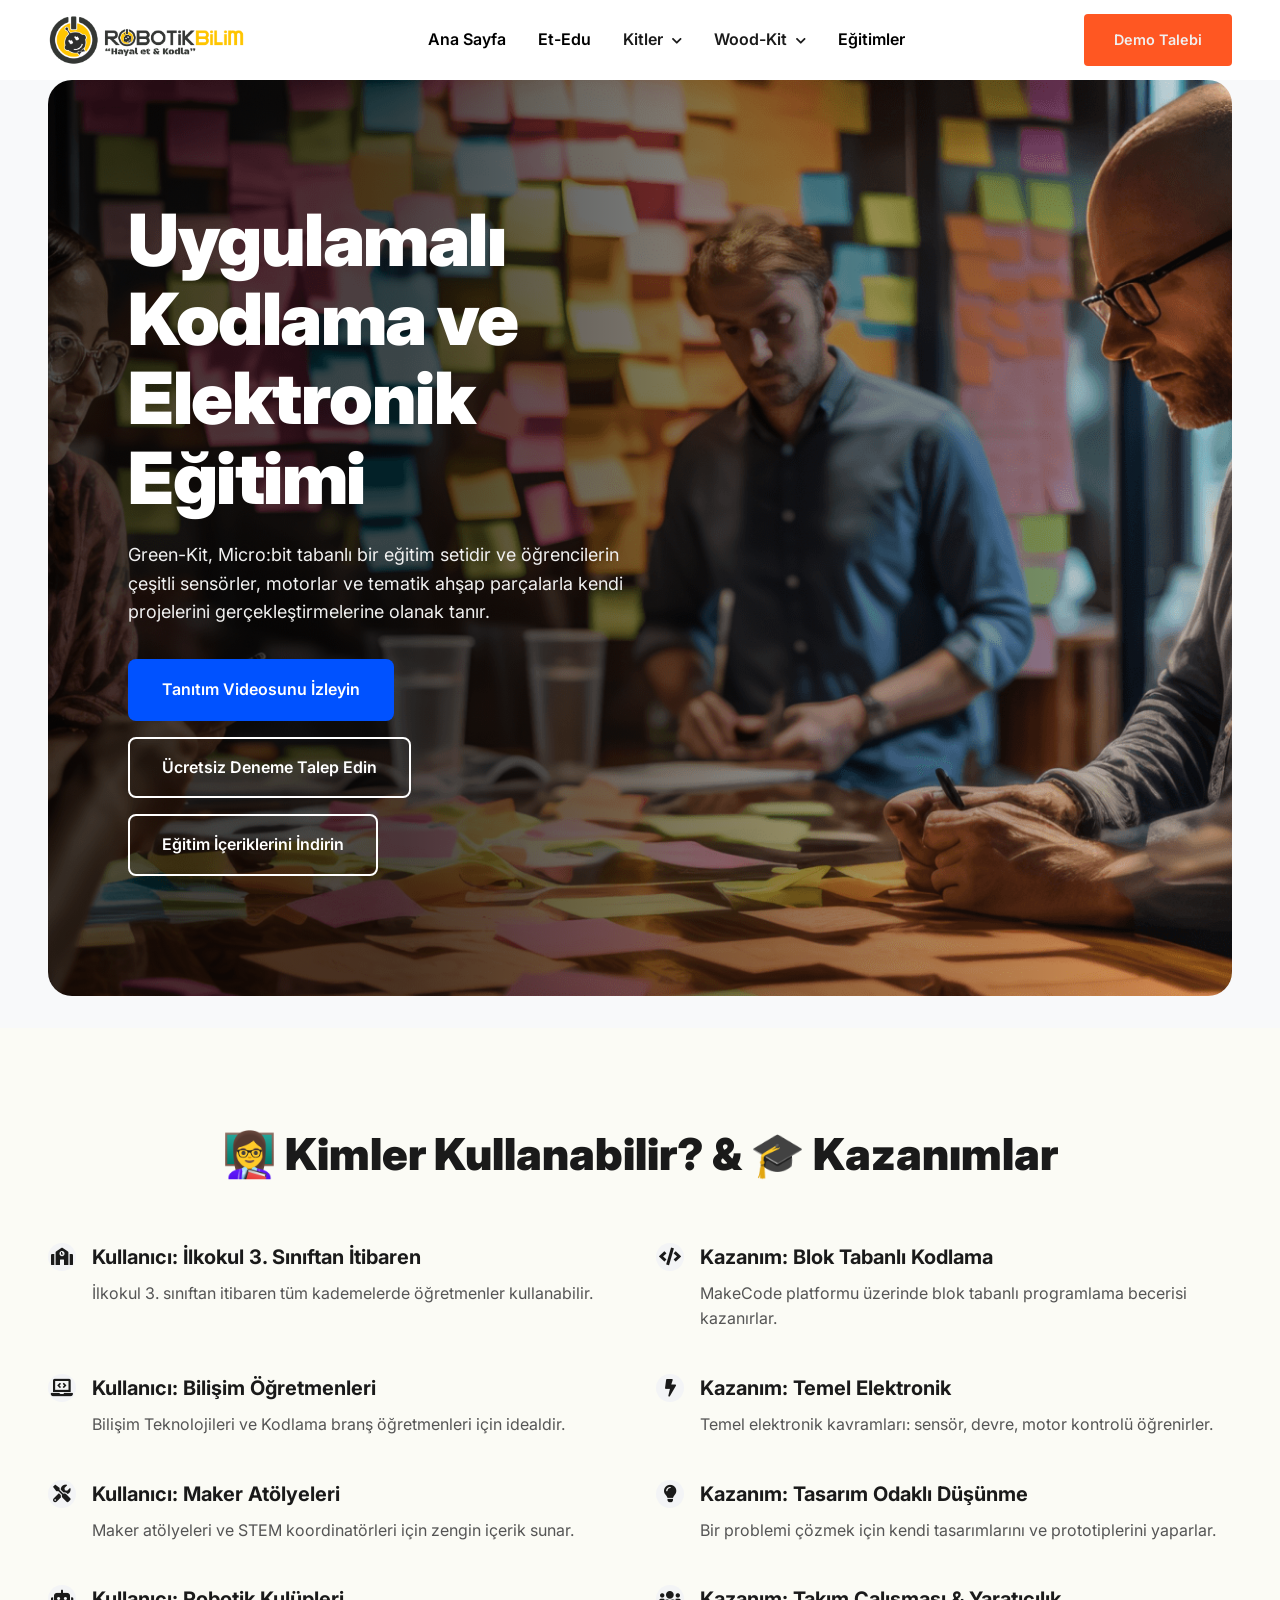
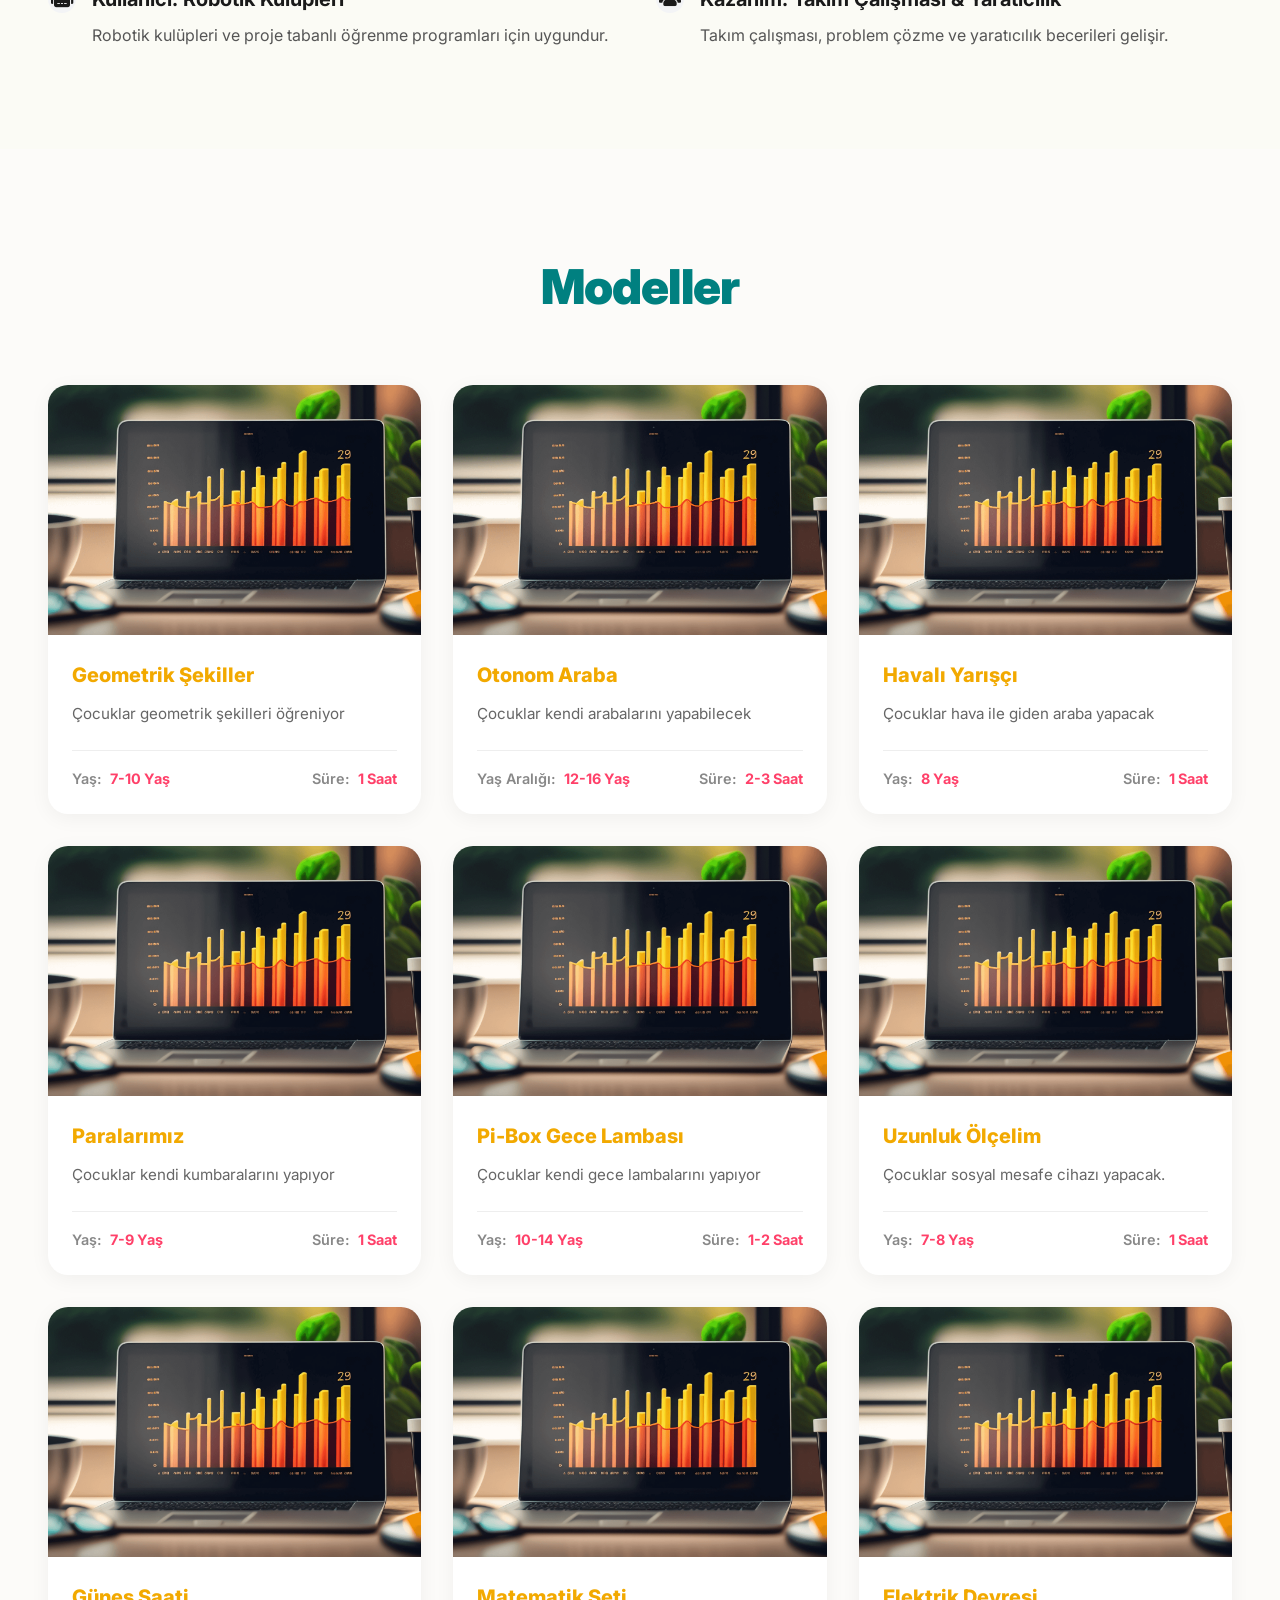
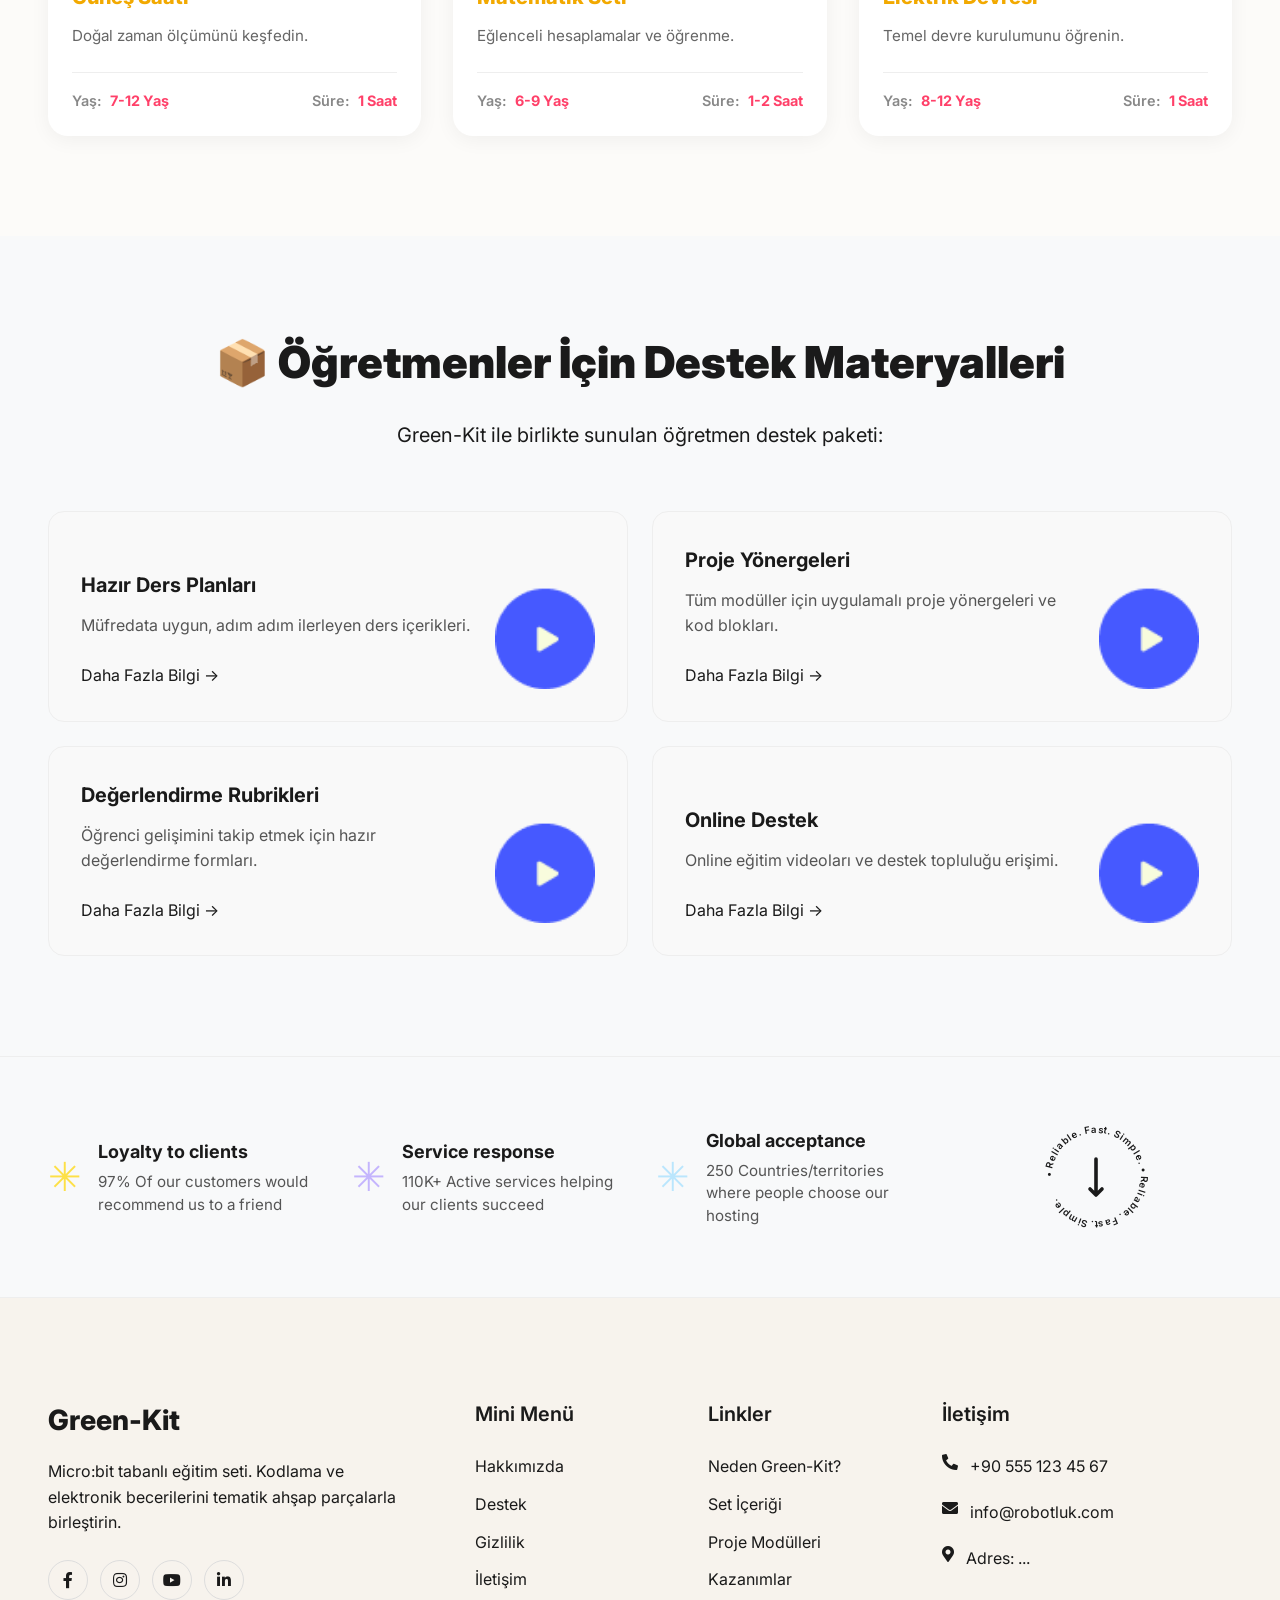
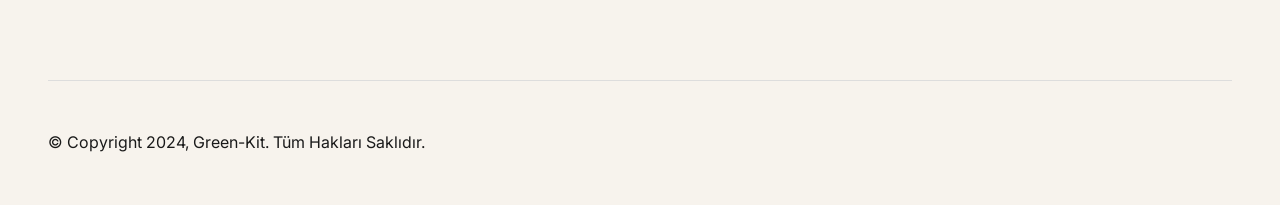
<file: wood-kit-stem.html>
<!DOCTYPE html>
<html lang="tr">
<head>
    <meta charset="UTF-8">
    <meta name="viewport" content="width=device-width, initial-scale=1.0">
    <title>Wood-Kit - STEM</title>
    <link rel="preconnect" href="https://fonts.googleapis.com">
    <link rel="preconnect" href="https://fonts.gstatic.com" crossorigin>
    <link href="https://fonts.googleapis.com/css2?family=Inter:wght@400;600;800;900&display=swap" rel="stylesheet">
    <link rel="icon" type="image/x-icon" href="../assets/images/yeni_logo_yanyana-ezgif.com-crop.ico">
    <link rel="stylesheet" href="wood-kit-stem.css">
    <link rel="stylesheet" href="https://cdnjs.cloudflare.com/ajax/libs/font-awesome/5.15.4/css/all.min.css">
</head>
<body>
    <header class="site-header">
        <nav class="main-nav">
            <a href="../index.html" class="logo">
                <img src='../assets/images/yeni_logo_yanyana.png' />
            </a>
            <ul class="nav-links">
                <li><a href="../index.html">Ana Sayfa</a></li>
                <li><a href="../et-edu.html">Et-Edu</a></li>
                <li class="nav-item dropdown">
                    <p class="dropdown-toggle">
                        Kitler <i class="fas fa-chevron-down"></i>
                    </p>
                    <ul class="dropdown-menu">
                        <li><a href="../all-kits.html">Tüm Kitler</a></li>
                        <li><a href="./all-kits/red-kit.html">Red-Kit</a></li>
                        <li><a href="./all-kits/blue-kit.html">Blue-Kit</a></li>
                        <li><a href="./all-kits/green-kit.html">Green-Kit</a></li>
                        <li><a href="./all-kits/black-kit.html">Black-Kit</a></li>
                    </ul>
                </li>
                <li class="nav-item dropdown">
                    <p class="dropdown-toggle">
                        Wood-Kit <i class="fas fa-chevron-down"></i>
                    </p>
                    <ul class="dropdown-menu">
                        <li><a href="../wood-kit.html">Wood-Kit</a></li>
                        <li><a href="../wood-kit-detail.html">Wood-Kit Detay</a></li>
                        <li><a href="../wood-kit-stem.html">Wood-Kit STEM</a></li>
                    </ul>
                </li>
                <li><a href="../educations.html">Eğitimler</a></li>
            </ul>
            <div class="header-actions">
                <a href="#" class="btn-demo btn-primary-nav">Demo Talebi</a>
                <button class="menu-toggle" aria-label="Open navigation menu">
                    <span></span>
                    <span></span>
                    <span></span>
                </button>
            </div>
        </nav>
    </header>
    <div class="page-container">
        <main>
            <div class='hero-container'>
                <section class="hero-section" id="hero">
                    <div class="hero-content">
                        <h1>Uygulamalı Kodlama ve Elektronik Eğitimi</h1>
                        <p>
                            Green-Kit, Micro:bit tabanlı bir eğitim setidir ve öğrencilerin çeşitli sensörler, motorlar ve tematik ahşap parçalarla kendi projelerini gerçekleştirmelerine olanak tanır.
                        </p>
                        <div class="cta-buttons">
                            <a href="#" class="btn btn-primary">Tanıtım Videosunu İzleyin</a>
                            <a href="#iletisim" class="btn btn-secondary">Ücretsiz Deneme Talep Edin</a>
                            <a href="#" class="btn btn-secondary">Eğitim İçeriklerini İndirin</a>
                        </div>
                    </div>
                </section>
            </div>
            <section class="faq-section" id="kazanimlar">
                <h2>👩‍🏫 Kimler Kullanabilir? & 🎓 Kazanımlar</h2>
                <div class="faq-grid">
                    <div class="faq-item">
                        <span class="faq-icon"><i class="fas fa-school"></i></span>
                        <div class="faq-text">
                            <h3>Kullanıcı: İlkokul 3. Sınıftan İtibaren</h3>
                            <p>İlkokul 3. sınıftan itibaren tüm kademelerde öğretmenler kullanabilir.</p>
                        </div>
                    </div>
                    <div class="faq-item">
                        <span class="faq-icon"><i class="fas fa-code"></i></span>
                        <div class="faq-text">
                            <h3>Kazanım: Blok Tabanlı Kodlama</h3>
                            <p>MakeCode platformu üzerinde blok tabanlı programlama becerisi kazanırlar.</p>
                        </div>
                    </div>
                    <div class="faq-item">
                        <span class="faq-icon"><i class="fas fa-laptop-code"></i></span>
                        <div class="faq-text">
                            <h3>Kullanıcı: Bilişim Öğretmenleri</h3>
                            <p>Bilişim Teknolojileri ve Kodlama branş öğretmenleri için idealdir.</p>
                        </div>
                    </div>
                    <div class="faq-item">
                        <span class="faq-icon"><i class="fas fa-bolt"></i></span>
                        <div class="faq-text">
                            <h3>Kazanım: Temel Elektronik</h3>
                            <p>Temel elektronik kavramları: sensör, devre, motor kontrolü öğrenirler.</p>
                        </div>
                    </div>
                    <div class="faq-item">
                        <span class="faq-icon"><i class="fas fa-tools"></i></span>
                        <div class="faq-text">
                            <h3>Kullanıcı: Maker Atölyeleri</h3>
                            <p>Maker atölyeleri ve STEM koordinatörleri için zengin içerik sunar.</p>
                        </div>
                    </div>
                    <div class="faq-item">
                        <span class="faq-icon"><i class="fas fa-lightbulb"></i></span>
                        <div class="faq-text">
                            <h3>Kazanım: Tasarım Odaklı Düşünme</h3>
                            <p>Bir problemi çözmek için kendi tasarımlarını ve prototiplerini yaparlar.</p>
                        </div>
                    </div>
                    <div class="faq-item">
                        <span class="faq-icon"><i class="fas fa-robot"></i></span>
                        <div class="faq-text">
                            <h3>Kullanıcı: Robotik Kulüpleri</h3>
                            <p>Robotik kulüpleri ve proje tabanlı öğrenme programları için uygundur.</p>
                        </div>
                    </div>
                    <div class="faq-item">
                        <span class="faq-icon"><i class="fas fa-users"></i></span>
                        <div class="faq-text">
                            <h3>Kazanım: Takım Çalışması & Yaratıcılık</h3>
                            <p>Takım çalışması, problem çözme ve yaratıcılık becerileri gelişir.</p>
                        </div>
                    </div>
                </div>
            </section>
            <section class="models-section" id="modeller">
                <div class="models-container">
                    <h2 class="models-title">Modeller</h2>
                    <div class="models-grid">
                        <div class="model-card">
                            <div class="model-image-wrapper">
                                <img src="./assets/images/blog1.png" alt="Elektrik Devresi" class="model-img">
                            </div>
                            <div class="model-content">
                                <h3>Geometrik Şekiller</h3>
                                <p>Çocuklar geometrik şekilleri öğreniyor</p>
                                <div class="model-meta">
                                    <span class="meta-item">Yaş: <span class="meta-value">7-10 Yaş</span></span>
                                    <span class="meta-item">Süre: <span class="meta-value">1 Saat</span></span>
                                </div>
                            </div>
                        </div>
                        <div class="model-card">
                            <div class="model-image-wrapper">
                                <img src="./assets/images/blog1.png" alt="Elektrik Devresi" class="model-img">
                            </div>
                            <div class="model-content">
                                <h3>Otonom Araba</h3>
                                <p>Çocuklar kendi arabalarını yapabilecek</p>
                                <div class="model-meta">
                                    <span class="meta-item">Yaş Aralığı: <span class="meta-value">12-16 Yaş</span></span>
                                    <span class="meta-item">Süre: <span class="meta-value">2-3 Saat</span></span>
                                </div>
                            </div>
                        </div>
                        <div class="model-card">
                            <div class="model-image-wrapper">
                                <img src="./assets/images/blog1.png" alt="Elektrik Devresi" class="model-img">
                            </div>
                            <div class="model-content">
                                <h3>Havalı Yarışçı</h3>
                                <p>Çocuklar hava ile giden araba yapacak</p>
                                <div class="model-meta">
                                    <span class="meta-item">Yaş: <span class="meta-value">8 Yaş</span></span>
                                    <span class="meta-item">Süre: <span class="meta-value">1 Saat</span></span>
                                </div>
                            </div>
                        </div>
                        <div class="model-card">
                            <div class="model-image-wrapper">
                                <img src="./assets/images/blog1.png" alt="Elektrik Devresi" class="model-img">
                            </div>
                            <div class="model-content">
                                <h3>Paralarımız</h3>
                                <p>Çocuklar kendi kumbaralarını yapıyor</p>
                                <div class="model-meta">
                                    <span class="meta-item">Yaş: <span class="meta-value">7-9 Yaş</span></span>
                                    <span class="meta-item">Süre: <span class="meta-value">1 Saat</span></span>
                                </div>
                            </div>
                        </div>
                        <div class="model-card">
                            <div class="model-image-wrapper">
                                <img src="./assets/images/blog1.png" alt="Elektrik Devresi" class="model-img">
                            </div>
                            <div class="model-content">
                                <h3>Pi-Box Gece Lambası</h3>
                                <p>Çocuklar kendi gece lambalarını yapıyor</p>
                                <div class="model-meta">
                                    <span class="meta-item">Yaş: <span class="meta-value">10-14 Yaş</span></span>
                                    <span class="meta-item">Süre: <span class="meta-value">1-2 Saat</span></span>
                                </div>
                            </div>
                        </div>
                        <div class="model-card">
                            <div class="model-image-wrapper">
                                <img src="./assets/images/blog1.png" alt="Elektrik Devresi" class="model-img">
                            </div>
                            <div class="model-content">
                                <h3>Uzunluk Ölçelim</h3>
                                <p>Çocuklar sosyal mesafe cihazı yapacak.</p>
                                <div class="model-meta">
                                    <span class="meta-item">Yaş: <span class="meta-value">7-8 Yaş</span></span>
                                    <span class="meta-item">Süre: <span class="meta-value">1 Saat</span></span>
                                </div>
                            </div>
                        </div>
                        <div class="model-card">
                            <div class="model-image-wrapper">
                                <img src="./assets/images/blog1.png" alt="Elektrik Devresi" class="model-img">
                            </div>
                            <div class="model-content">
                                <h3>Güneş Saati</h3>
                                <p>Doğal zaman ölçümünü keşfedin.</p>
                                <div class="model-meta">
                                    <span class="meta-item">Yaş: <span class="meta-value">7-12 Yaş</span></span>
                                    <span class="meta-item">Süre: <span class="meta-value">1 Saat</span></span>
                                </div>
                            </div>
                        </div>
                        <div class="model-card">
                            <div class="model-image-wrapper">
                                <img src="./assets/images/blog1.png" alt="Elektrik Devresi" class="model-img">
                            </div>
                            <div class="model-content">
                                <h3>Matematik Seti</h3>
                                <p>Eğlenceli hesaplamalar ve öğrenme.</p>
                                <div class="model-meta">
                                    <span class="meta-item">Yaş: <span class="meta-value">6-9 Yaş</span></span>
                                    <span class="meta-item">Süre: <span class="meta-value">1-2 Saat</span></span>
                                </div>
                            </div>
                        </div>
                        <div class="model-card">
                            <div class="model-image-wrapper">
                                <img src="./assets/images/blog1.png" alt="Elektrik Devresi" class="model-img">
                            </div>
                            <div class="model-content">
                                <h3>Elektrik Devresi</h3>
                                <p>Temel devre kurulumunu öğrenin.</p>
                                <div class="model-meta">
                                    <span class="meta-item">Yaş: <span class="meta-value">8-12 Yaş</span></span>
                                    <span class="meta-item">Süre: <span class="meta-value">1 Saat</span></span>
                                </div>
                            </div>
                        </div>
                    </div>
                </div>
            </section>
            <section class="offerings-section" id="materyaller">
                <h2>📦 Öğretmenler İçin Destek Materyalleri</h2>
                <p style="font-size: 1.25rem; font-weight: 400; text-align: center; margin-top: -30px; margin-bottom: 60px;">
                    Green-Kit ile birlikte sunulan öğretmen destek paketi:
                </p>
                <div class="offerings-grid">
                    <div class="offering-card">
                        <div class="offering-content">
                            <h3>Hazır Ders Planları</h3>
                            <p>Müfredata uygun, adım adım ilerleyen ders içerikleri.</p>
                            <a href="#" class="learn-more-link" style="margin-top: 16px;">
                                Daha Fazla Bilgi <span>&rarr;</span>
                            </a>
                        </div>
                        <img src="../assets/images/play-btn.png" alt="Ders Planları İkonu" class="offering-icon">
                    </div>
                    <div class="offering-card">
                        <div class="offering-content">
                            <h3>Proje Yönergeleri</h3>
                            <p>Tüm modüller için uygulamalı proje yönergeleri ve kod blokları.</p>
                            <a href="#" class="learn-more-link" style="margin-top: 16px;">
                                Daha Fazla Bilgi <span>&rarr;</span>
                            </a>
                        </div>
                        <img src="../assets/images/play-btn.png" alt="Proje Yönergeleri İkonu" class="offering-icon">
                    </div>
                    <div class="offering-card">
                        <div class="offering-content">
                            <h3>Değerlendirme Rubrikleri</h3>
                            <p>Öğrenci gelişimini takip etmek için hazır değerlendirme formları.</p>
                            <a href="#" class="learn-more-link" style="margin-top: 16px;">
                                Daha Fazla Bilgi <span>&rarr;</span>
                            </a>
                        </div>
                        <img src="../assets/images/play-btn.png" alt="Rubrikler İkonu" class="offering-icon">
                    </div>
                    <div class="offering-card">
                        <div class="offering-content">
                            <h3>Online Destek</h3>
                            <p>Online eğitim videoları ve destek topluluğu erişimi.</p>
                            <a href="#" class="learn-more-link" style="margin-top: 16px;">
                                Daha Fazla Bilgi <span>&rarr;</span>
                            </a>
                        </div>
                        <img src="../assets/images/play-btn.png" alt="Online Destek İkonu" class="offering-icon">
                    </div>
                </div>
            </section>
            <section class="features-row-section">
                <div class="features-row-grid">
                    <div class="feature-item">
                        <div class="feature-row-icon icon-yellow">✳</div>
                        <div class="feature-row-text">
                            <h3>Loyalty to clients</h3>
                            <p>97% Of our customers would recommend us to a friend</p>
                        </div>
                    </div>
                    <div class="feature-item">
                        <div class="feature-row-icon icon-purple">✳</div>
                        <div class="feature-row-text">
                            <h3>Service response</h3>
                            <p>110K+ Active services helping our clients succeed</p>
                        </div>
                    </div>
                    <div class="feature-item">
                        <div class="feature-row-icon icon-blue">✳</div>
                        <div class="feature-row-text">
                            <h3>Global acceptance</h3>
                            <p>250 Countries/territories where people choose our hosting</p>
                        </div>
                    </div>
                    <div class="feature-item-circular">
                        <svg viewBox="0 0 100 100">
                            <path d="M 50, 50 m -37, 0 a 37,37 0 1,1 74,0 a 37,37 0 1,1 -74,0" id="circlePathFeatures" fill="none"/>
                            <text fill="#1a1a1a" font-family="Inter, sans-serif" font-size="8" font-weight="600" letter-spacing="0.5">
                                <textPath xlink:href="#circlePathFeatures">
                                    • Reliable. Fast. Simple. • Reliable. Fast. Simple.
                                </textPath>
                            </text>
                            <path d="M 50, 35 L 50, 65 M 50, 65 L 45, 60 M 50, 65 L 55, 60" 
                                  stroke="#1a1a1a" stroke-width="3" fill="none" stroke-linecap="round" stroke-linejoin="round" />
                        </svg>
                    </div>
                </div>
            </section>
        </main>
    </div>
    <footer class="site-footer-wrapper">
        <div class="footer-main">
            <div class="footer-col about">
                <a href="#" class="footer-logo">Green-Kit</a>
                <p>
                    Micro:bit tabanlı eğitim seti. Kodlama ve elektronik becerilerini tematik ahşap parçalarla birleştirin.
                </p>
                <div class="social-icons">
                    <a href="#" aria-label="Facebook"><i class="fab fa-facebook-f"></i></a>
                    <a href="#" aria-label="Instagram"><i class="fab fa-instagram"></i></a>
                    <a href="#" aria-label="YouTube"><i class="fab fa-youtube"></i></a>
                    <a href="#" aria-label="LinkedIn"><i class="fab fa-linkedin-in"></i></a>
                </div>
            </div>
            <div class="footer-col links">
                <h4>Mini Menü</h4>
                <ul>
                    <li><a href="#">Hakkımızda</a></li>
                    <li><a href="#">Destek</a></li>
                    <li><a href="#">Gizlilik</a></li>
                    <li><a href="#iletisim">İletişim</a></li>
                </ul>
            </div>
            <div class="footer-col links">
                <h4>Linkler</h4>
                <ul>
                    <li><a href="#nedir">Neden Green-Kit?</a></li>
                    <li><a href="#icerik">Set İçeriği</a></li>
                    <li><a href="#moduller">Proje Modülleri</a></li>
                    <li><a href="#kazanimlar">Kazanımlar</a></li>
                </ul>
            </div>
            <div class="footer-col contact">
                <h4>İletişim</h4>
                <ul>
                    <li>
                        <i class="fas fa-phone-alt"></i>
                        <a href="tel:+905551234567">+90 555 123 45 67</a>
                    </li>
                    <li>
                        <i class="fas fa-envelope"></i>
                        <a href="mailto:info@robotluk.com">info@robotluk.com</a>
                    </li>
                    <li>
                        <i class="fas fa-map-marker-alt"></i>
                        <span>Adres: ...</span>
                    </li>
                </ul>
            </div>
        </div>
        <div class="footer-bottom">
            <p>© Copyright 2024, Green-Kit. Tüm Hakları Saklıdır.</p>
            <a href="#" class="scroll-to-top" aria-label="Scroll to top">
                &uarr;
            </a>
        </div>
    </footer>
    <div class="mobile-menu-overlay">
        <div class="mobile-menu-content">
            <button class="close-menu" aria-label="Close navigation menu">&times;</button>
            <ul class="mobile-nav-links">
                <li><a href="../index.html">Ana Sayfa</a></li>
                <li><a href="../et-edu.html">Et-Edu</a></li>
                <li class="mobile-dropdown">
                    <div class="mobile-dropdown-header">
                        <p>Kitler</p>
                        <span class="mobile-toggle-btn"><i class="fas fa-chevron-down"></i></span>
                    </div>
                    <ul class="mobile-dropdown-menu">
                        <li><a href="../all-kits.html">Tüm Kitler</a></li>
                        <li><a href="./all-kits/red-kit.html">Red-Kit</a></li>
                        <li><a href="./all-kits/blue-kit.html">Blue-Kit</a></li>
                        <li><a href="./all-kits/green-kit.html">Green-Kit</a></li>
                        <li><a href="./all-kits/black-kit.html">Black-Kit</a></li>
                    </ul>
                </li>
                <li class="mobile-dropdown">
                    <div class="mobile-dropdown-header">
                        <p>Wood-Kit</p>
                        <span class="mobile-toggle-btn"><i class="fas fa-chevron-down"></i></span>
                    </div>
                    <ul class="mobile-dropdown-menu">
                        <li><a href="../wood-kit.html">Wood-Kit</a></li>
                        <li><a href="../wood-kit-detail.html">Wood-Kit Detay</a></li>
                        <li><a href="../wood-kit-stem.html">Wood-Kit STEM</a></li>
                    </ul>
                </li>
                <li><a href="../educations.html">Eğitimler</a></li>
            </ul>
        </div>
    </div>
    <script src="wood-kit-stem.js"></script>
</body>
</html>
</file>
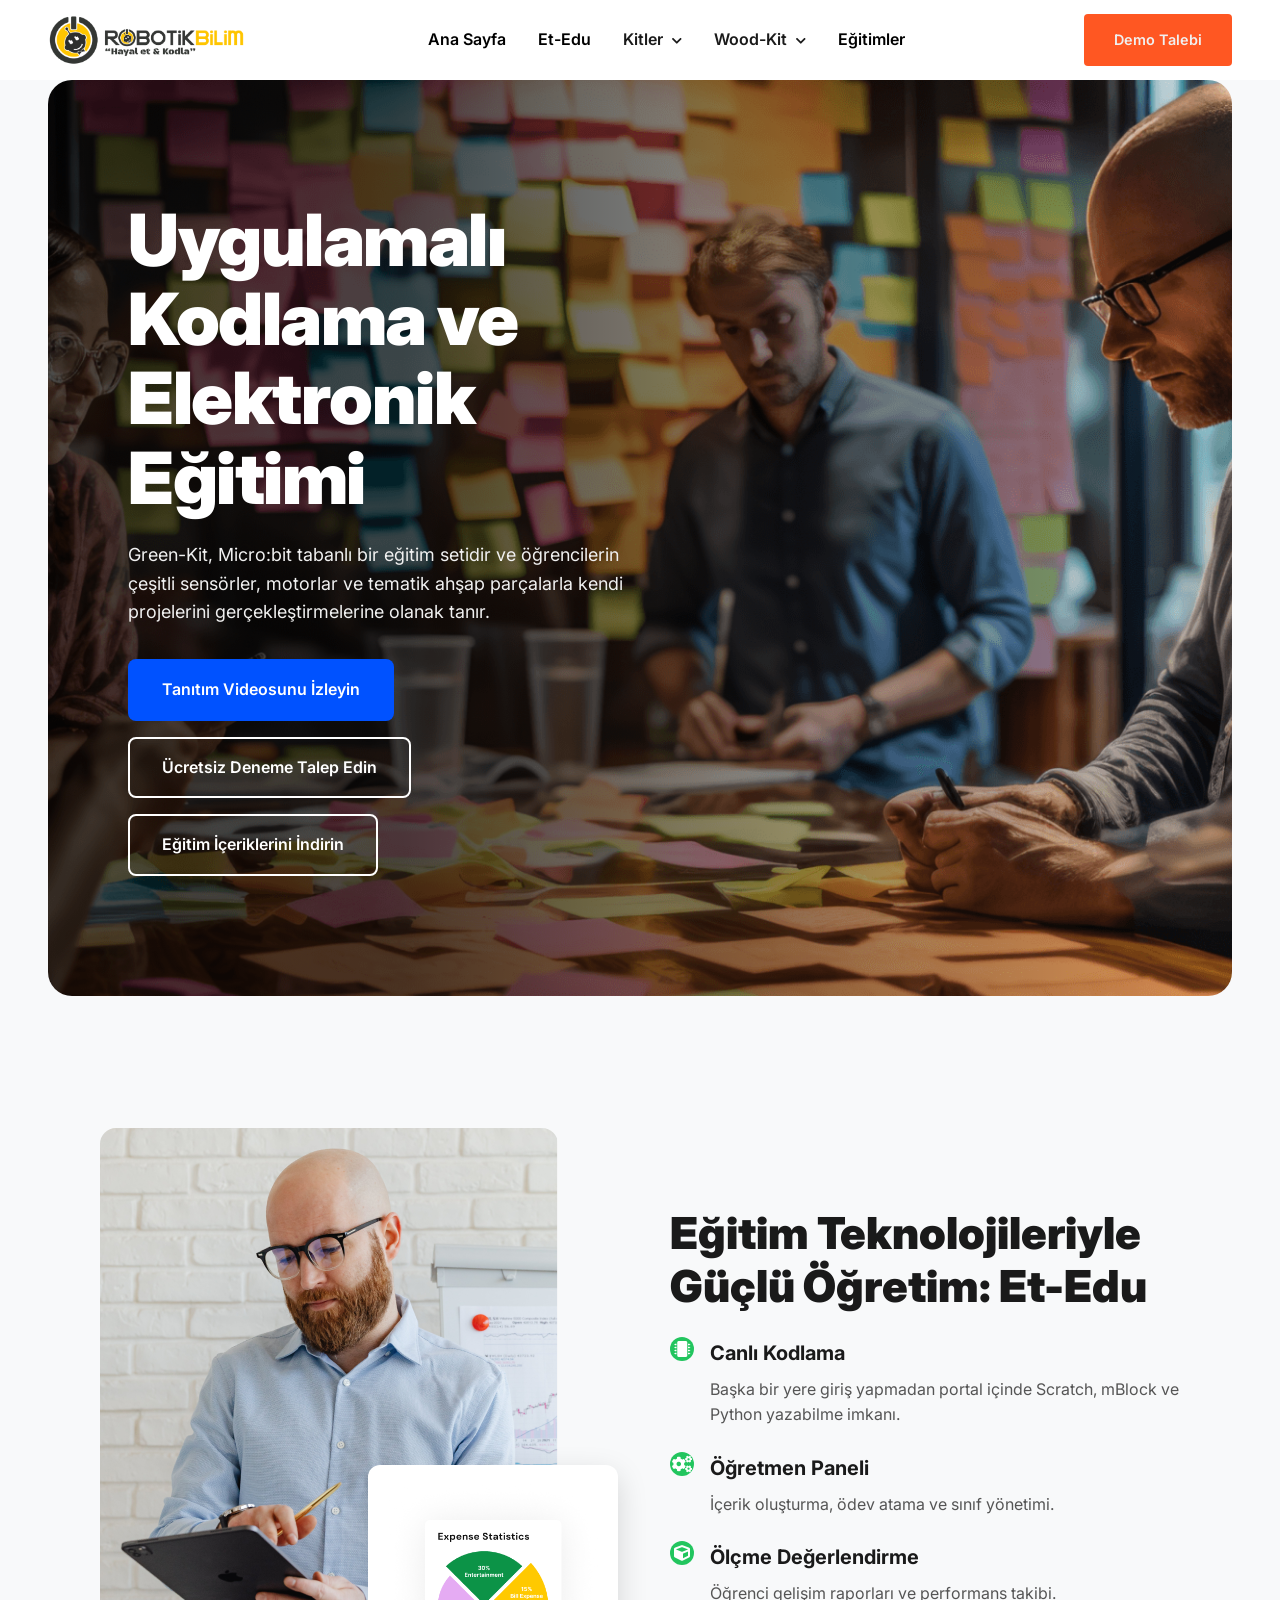
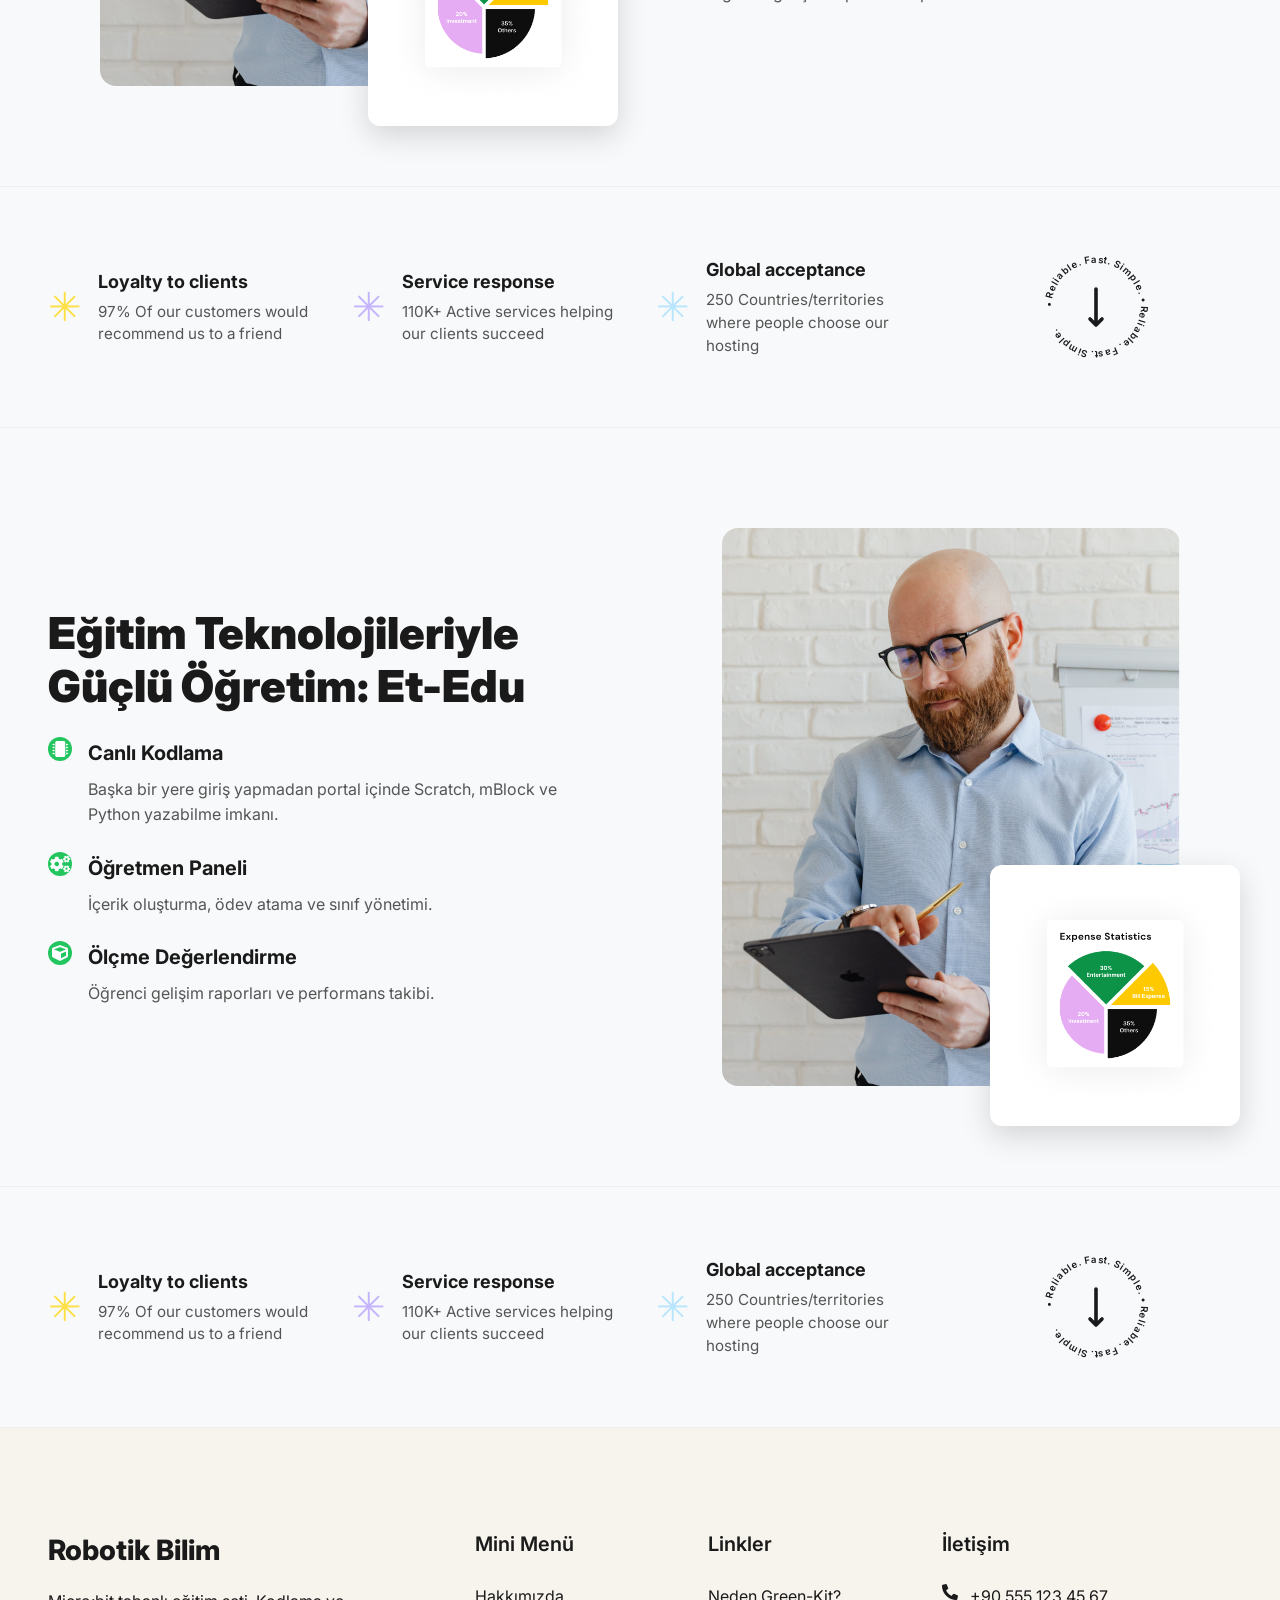
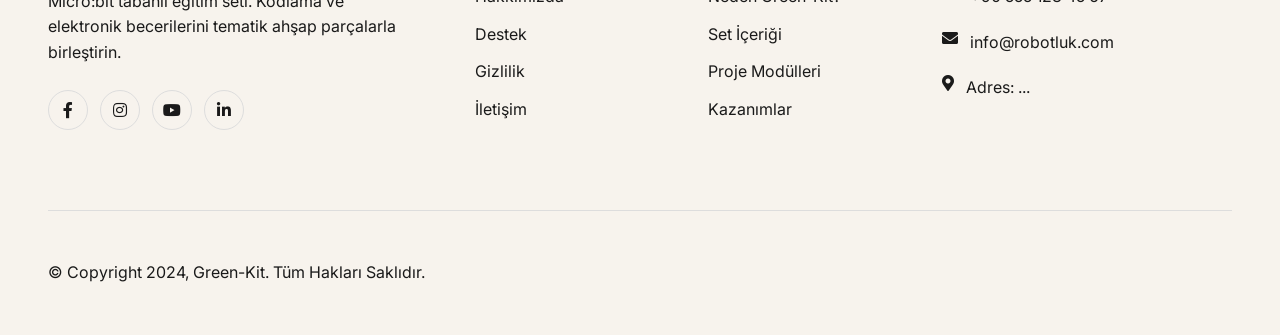
<file: wood-kit.html>
<!DOCTYPE html>
<html lang="tr">
<head>
    <meta charset="UTF-8">
    <meta name="viewport" content="width=device-width, initial-scale=1.0">
    <title>Wood-Kit - Kodlama ve STEM</title>
    <link rel="preconnect" href="https://fonts.googleapis.com">
    <link rel="preconnect" href="https://fonts.gstatic.com" crossorigin>
    <link href="https://fonts.googleapis.com/css2?family=Inter:wght@400;600;800;900&display=swap" rel="stylesheet">
    <link rel="icon" type="image/x-icon" href="./assets/images/yeni_logo_yanyana-ezgif.com-crop.ico">
    <link rel="stylesheet" href="wood-kit.css">
    
    <link rel="stylesheet" href="https://cdnjs.cloudflare.com/ajax/libs/font-awesome/5.15.4/css/all.min.css">
</head>
<body>
    <header class="site-header">
        <nav class="main-nav">
            <a href="./index.html" class="logo">
                <img src="./assets/images/yeni_logo_yanyana.png" alt="Robotik Bilim logo">
            </a>
            <ul class="nav-links">
                <li><a href="./index.html">Ana Sayfa</a></li>
                <li><a href="./et-edu.html">Et-Edu</a></li>
                <li class="nav-item dropdown">
                    <p class="dropdown-toggle">
                        Kitler <i class="fas fa-chevron-down"></i>
                    </p>
                    <ul class="dropdown-menu">
                        <li><a href="./all-kits.html">Tüm Kitler</a></li>
                        <li><a href="./all-kits/red-kit.html">Red-Kit</a></li>
                        <li><a href="./all-kits/blue-kit.html">Blue-Kit</a></li>
                        <li><a href="./all-kits/green-kit.html">Green-Kit</a></li>
                        <li><a href="./all-kits/black-kit.html">Black-Kit</a></li>
                    </ul>
                </li>
                <li class="nav-item dropdown">
                    <p class="dropdown-toggle">
                        Wood-Kit <i class="fas fa-chevron-down"></i>
                    </p>
                    <ul class="dropdown-menu">
                        <li><a href="./wood-kit.html">Wood-Kit</a></li>
                        <li><a href="./wood-kit-detail.html">Wood-Kit Detay</a></li>
                        <li><a href="./wood-kit-stem.html">Wood-Kit STEM</a></li>
                    </ul>
                </li>
                <li><a href="./educations.html">Eğitimler</a></li>
            </ul>
            <div class="header-actions">
                <a href="#" class="btn-demo btn-primary-nav">Demo Talebi</a>
                <button class="menu-toggle" aria-label="Open navigation menu">
                    <span></span>
                    <span></span>
                    <span></span>
                </button>
            </div>
        </nav>
    </header>
    <div class="page-container">
        <main>
            <div class='hero-container'>
                <section class="hero-section" id="hero">
                    <div class="hero-content">
                        <h1>Uygulamalı Kodlama ve Elektronik Eğitimi</h1>
                        <p>
                            Green-Kit, Micro:bit tabanlı bir eğitim setidir ve öğrencilerin çeşitli sensörler, motorlar ve tematik ahşap parçalarla kendi projelerini gerçekleştirmelerine olanak tanır.
                        </p>
                        
                        <div class="cta-buttons">
                            <a href="#" class="btn btn-primary">Tanıtım Videosunu İzleyin</a>
                            <a href="#iletisim" class="btn btn-secondary">Ücretsiz Deneme Talep Edin</a>
                            <a href="#" class="btn btn-secondary">Eğitim İçeriklerini İndirin</a>
                        </div>
                    </div>
                </section>
            </div>
            <section class="optimize-section" id="nedir">
                <div class="optimize-container">
                    <div class="optimize-image-wrapper">
                        <img src="./assets/images/contentthumb1.png" alt="Man with glasses looking at a tablet" class="main-image">
                        <img src="./assets/images/card.png" alt="Expense Statistics pie chart" class="chart-overlay">
                        <div class="image-border-decoration"></div>
                    </div>
                    <div class="optimize-content">
                        <h2>Eğitim Teknolojileriyle Güçlü Öğretim: Et-Edu</h2>
                        <ul class="features-list">
                            <li>
                                <div class="feature-icon"><i class="fas fa-microchip"></i></div>
                                <div class="feature-text">
                                    <h3>Canlı Kodlama</h3>
                                    <p>Başka bir yere giriş yapmadan portal içinde Scratch, mBlock ve Python yazabilme imkanı.</p>
                                </div>
                            </li>
                            <li>
                                <div class="feature-icon"><i class="fas fa-cogs"></i></div>
                                <div class="feature-text">
                                    <h3>Öğretmen Paneli</h3>
                                    <p>İçerik oluşturma, ödev atama ve sınıf yönetimi.</p>
                                </div>
                            </li>
                            <li>
                                <div class="feature-icon"><i class="fas fa-cube"></i></div>
                                <div class="feature-text">
                                    <h3>Ölçme Değerlendirme</h3>
                                    <p>Öğrenci gelişim raporları ve performans takibi.</p>
                                </div>
                            </li>
                        </ul>
                    </div>
                </div>
            </section>
            <section class="features-row-section" id="icerik">
                <div class="features-row-grid">
                    <div class="feature-item">
                        <div class="feature-row-icon icon-yellow">✳</div>
                        <div class="feature-row-text">
                            <h3>Loyalty to clients</h3>
                            <p>97% Of our customers would recommend us to a friend</p>
                        </div>
                    </div>
                    <div class="feature-item">
                        <div class="feature-row-icon icon-purple">✳</div>
                        <div class="feature-row-text">
                            <h3>Service response</h3>
                            <p>110K+ Active services helping our clients succeed</p>
                        </div>
                    </div>
                    <div class="feature-item">
                        <div class="feature-row-icon icon-blue">✳</div>
                        <div class="feature-row-text">
                            <h3>Global acceptance</h3>
                            <p>250 Countries/territories where people choose our hosting</p>
                        </div>
                    </div>
                    <div class="feature-item-circular">
                        <svg viewBox="0 0 100 100">
                            <path d="M 50, 50 m -37, 0 a 37,37 0 1,1 74,0 a 37,37 0 1,1 -74,0" id="circlePathFeaturesTop" fill="none"/>
                            <text fill="#1a1a1a" font-family="Inter, sans-serif" font-size="8" font-weight="600" letter-spacing="0.5">
                                <textPath xlink:href="#circlePathFeaturesTop">
                                    • Reliable. Fast. Simple. • Reliable. Fast. Simple.
                                </textPath>
                            </text>
                            <path d="M 50, 35 L 50, 65 M 50, 65 L 45, 60 M 50, 65 L 55, 60" 
                                  stroke="#1a1a1a" stroke-width="3" fill="none" stroke-linecap="round" stroke-linejoin="round" />
                        </svg>
                    </div>
                </div>
            </section>
            <section class="optimize-section" id="moduller">
                <div class="optimize-container">
                    <div class="optimize-content">
                        <h2>Eğitim Teknolojileriyle Güçlü Öğretim: Et-Edu</h2>
                        <ul class="features-list">
                            <li>
                                <div class="feature-icon"><i class="fas fa-microchip"></i></div>
                                <div class="feature-text">
                                    <h3>Canlı Kodlama</h3>
                                    <p>Başka bir yere giriş yapmadan portal içinde Scratch, mBlock ve Python yazabilme imkanı.</p>
                                </div>
                            </li>
                            <li>
                                <div class="feature-icon"><i class="fas fa-cogs"></i></div>
                                <div class="feature-text">
                                    <h3>Öğretmen Paneli</h3>
                                    <p>İçerik oluşturma, ödev atama ve sınıf yönetimi.</p>
                                </div>
                            </li>
                            <li>
                                <div class="feature-icon"><i class="fas fa-cube"></i></div>
                                <div class="feature-text">
                                    <h3>Ölçme Değerlendirme</h3>
                                    <p>Öğrenci gelişim raporları ve performans takibi.</p>
                                </div>
                            </li>
                        </ul>
                    </div>
                    <div class="optimize-image-wrapper">
                        <img src="./assets/images/contentthumb1.png" alt="Man with glasses looking at a tablet" class="main-image">
                        <img src="./assets/images/card.png" alt="Expense Statistics pie chart" class="chart-overlay">
                        <div class="image-border-decoration"></div>
                    </div>
                </div>
            </section>
            <section class="features-row-section" id="kazanimlar">
                <div class="features-row-grid">
                    <div class="feature-item">
                        <div class="feature-row-icon icon-yellow">✳</div>
                        <div class="feature-row-text">
                            <h3>Loyalty to clients</h3>
                            <p>97% Of our customers would recommend us to a friend</p>
                        </div>
                    </div>
                    <div class="feature-item">
                        <div class="feature-row-icon icon-purple">✳</div>
                        <div class="feature-row-text">
                            <h3>Service response</h3>
                            <p>110K+ Active services helping our clients succeed</p>
                        </div>
                    </div>
                    <div class="feature-item">
                        <div class="feature-row-icon icon-blue">✳</div>
                        <div class="feature-row-text">
                            <h3>Global acceptance</h3>
                            <p>250 Countries/territories where people choose our hosting</p>
                        </div>
                    </div>
                    <div class="feature-item-circular">
                        <svg viewBox="0 0 100 100">
                            <path d="M 50, 50 m -37, 0 a 37,37 0 1,1 74,0 a 37,37 0 1,1 -74,0" id="circlePathFeaturesBottom" fill="none"/>
                            <text fill="#1a1a1a" font-family="Inter, sans-serif" font-size="8" font-weight="600" letter-spacing="0.5">
                                <textPath xlink:href="#circlePathFeaturesBottom">
                                    • Reliable. Fast. Simple. • Reliable. Fast. Simple.
                                </textPath>
                            </text>
                            <path d="M 50, 35 L 50, 65 M 50, 65 L 45, 60 M 50, 65 L 55, 60" 
                                  stroke="#1a1a1a" stroke-width="3" fill="none" stroke-linecap="round" stroke-linejoin="round" />
                        </svg>
                    </div>
                </div>
            </section>
        </main>
    </div> 
    <footer class="site-footer-wrapper" id="iletisim">
        <div class="footer-main">
            <div class="footer-col about">
                <a href="./index.html" class="footer-logo">Robotik Bilim</a>
                <p>
                    Micro:bit tabanlı eğitim seti. Kodlama ve elektronik becerilerini tematik ahşap parçalarla birleştirin.
                </p>
                <div class="social-icons">
                    <a href="#" aria-label="Facebook"><i class="fab fa-facebook-f"></i></a>
                    <a href="#" aria-label="Instagram"><i class="fab fa-instagram"></i></a>
                    <a href="#" aria-label="YouTube"><i class="fab fa-youtube"></i></a>
                    <a href="#" aria-label="LinkedIn"><i class="fab fa-linkedin-in"></i></a>
                </div>
            </div>
            <div class="footer-col links">
                <h4>Mini Menü</h4>
                <ul>
                    <li><a href="#">Hakkımızda</a></li>
                    <li><a href="#">Destek</a></li>
                    <li><a href="#">Gizlilik</a></li>
                    <li><a href="#iletisim">İletişim</a></li>
                </ul>
            </div>
            <div class="footer-col links">
                <h4>Linkler</h4>
                <ul>
                    <li><a href="#nedir">Neden Green-Kit?</a></li>
                    <li><a href="#icerik">Set İçeriği</a></li>
                    <li><a href="#moduller">Proje Modülleri</a></li>
                    <li><a href="#kazanimlar">Kazanımlar</a></li>
                </ul>
            </div>
            <div class="footer-col contact">
                <h4>İletişim</h4>
                <ul>
                    <li>
                        <i class="fas fa-phone-alt"></i>
                        <a href="tel:+905551234567">+90 555 123 45 67</a>
                    </li>
                    <li>
                        <i class="fas fa-envelope"></i>
                        <a href="mailto:info@robotluk.com">info@robotluk.com</a>
                    </li>
                    <li>
                        <i class="fas fa-map-marker-alt"></i>
                        <span>Adres: ...</span>
                    </li>
                </ul>
            </div>
        </div>
        <div class="footer-bottom">
            <p>© Copyright 2024, Green-Kit. Tüm Hakları Saklıdır.</p>
            <a href="#" class="scroll-to-top" aria-label="Scroll to top">
                &uarr;
            </a>
        </div>
    </footer>
    <div class="mobile-menu-overlay">
        <div class="mobile-menu-content">
            <button class="close-menu" aria-label="Close navigation menu">&times;</button>
            <ul class="mobile-nav-links">
                <li><a href="./index.html">Ana Sayfa</a></li>
                <li><a href="./et-edu.html">Et-Edu</a></li>
                <li class="mobile-dropdown">
                    <div class="mobile-dropdown-header">
                        <p>Kitler</p>
                        <span class="mobile-toggle-btn"><i class="fas fa-chevron-down"></i></span>
                    </div>
                    <ul class="mobile-dropdown-menu">
                        <li><a href="./all-kits.html">Tüm Kitler</a></li>
                        <li><a href="./all-kits/red-kit.html">Red-Kit</a></li>
                        <li><a href="./all-kits/blue-kit.html">Blue-Kit</a></li>
                        <li><a href="./all-kits/green-kit.html">Green-Kit</a></li>
                        <li><a href="./all-kits/black-kit.html">Black-Kit</a></li>
                    </ul>
                </li>
                <li class="mobile-dropdown">
                    <div class="mobile-dropdown-header">
                        <p>Wood-Kit</p>
                        <span class="mobile-toggle-btn"><i class="fas fa-chevron-down"></i></span>
                    </div>
                    <ul class="mobile-dropdown-menu">
                        <li><a href="./wood-kit.html">Wood-Kit</a></li>
                        <li><a href="./wood-kit-detail.html">Wood-Kit Detay</a></li>
                        <li><a href="./wood-kit-stem.html">Wood-Kit STEM</a></li>
                    </ul>
                </li>
                <li><a href="./educations.html">Eğitimler</a></li>
            </ul>
        </div>
    </div>
    <script src="wood-kit.js"></script>
</body>
</html>
</file>
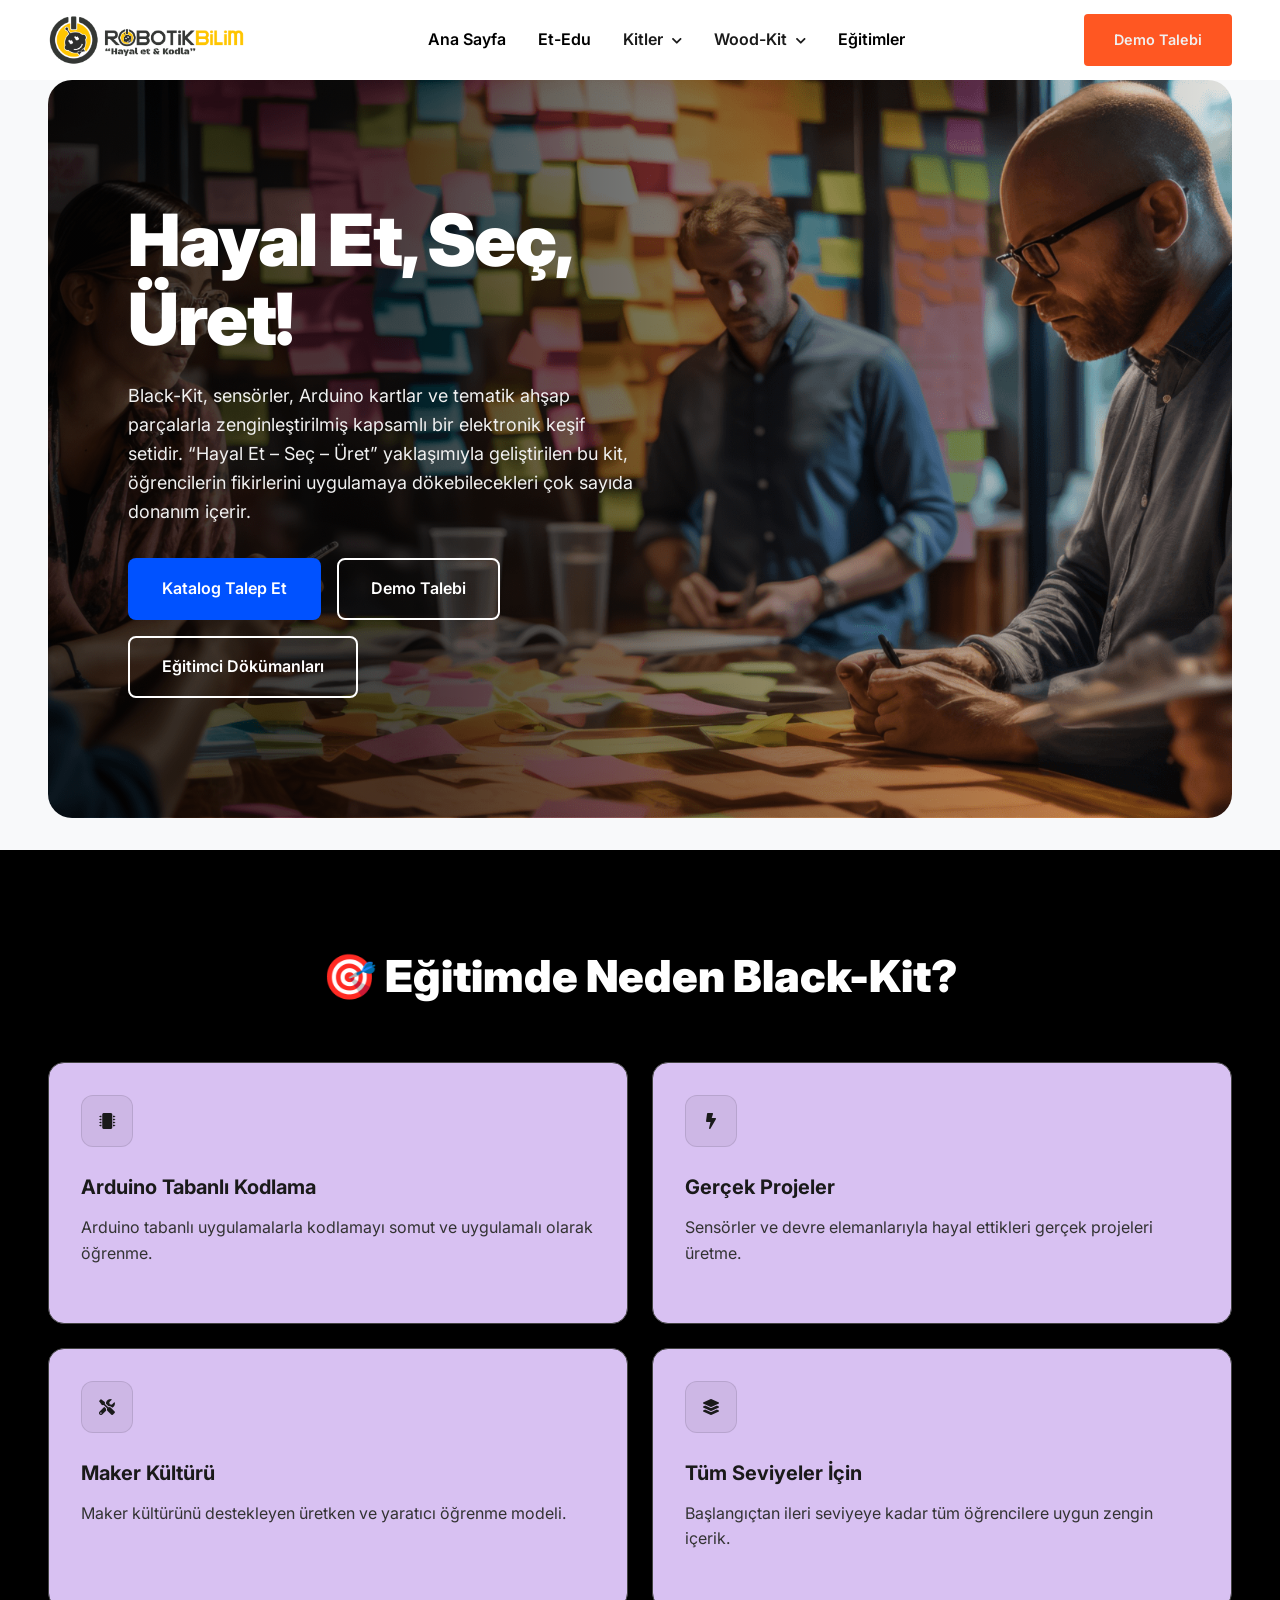
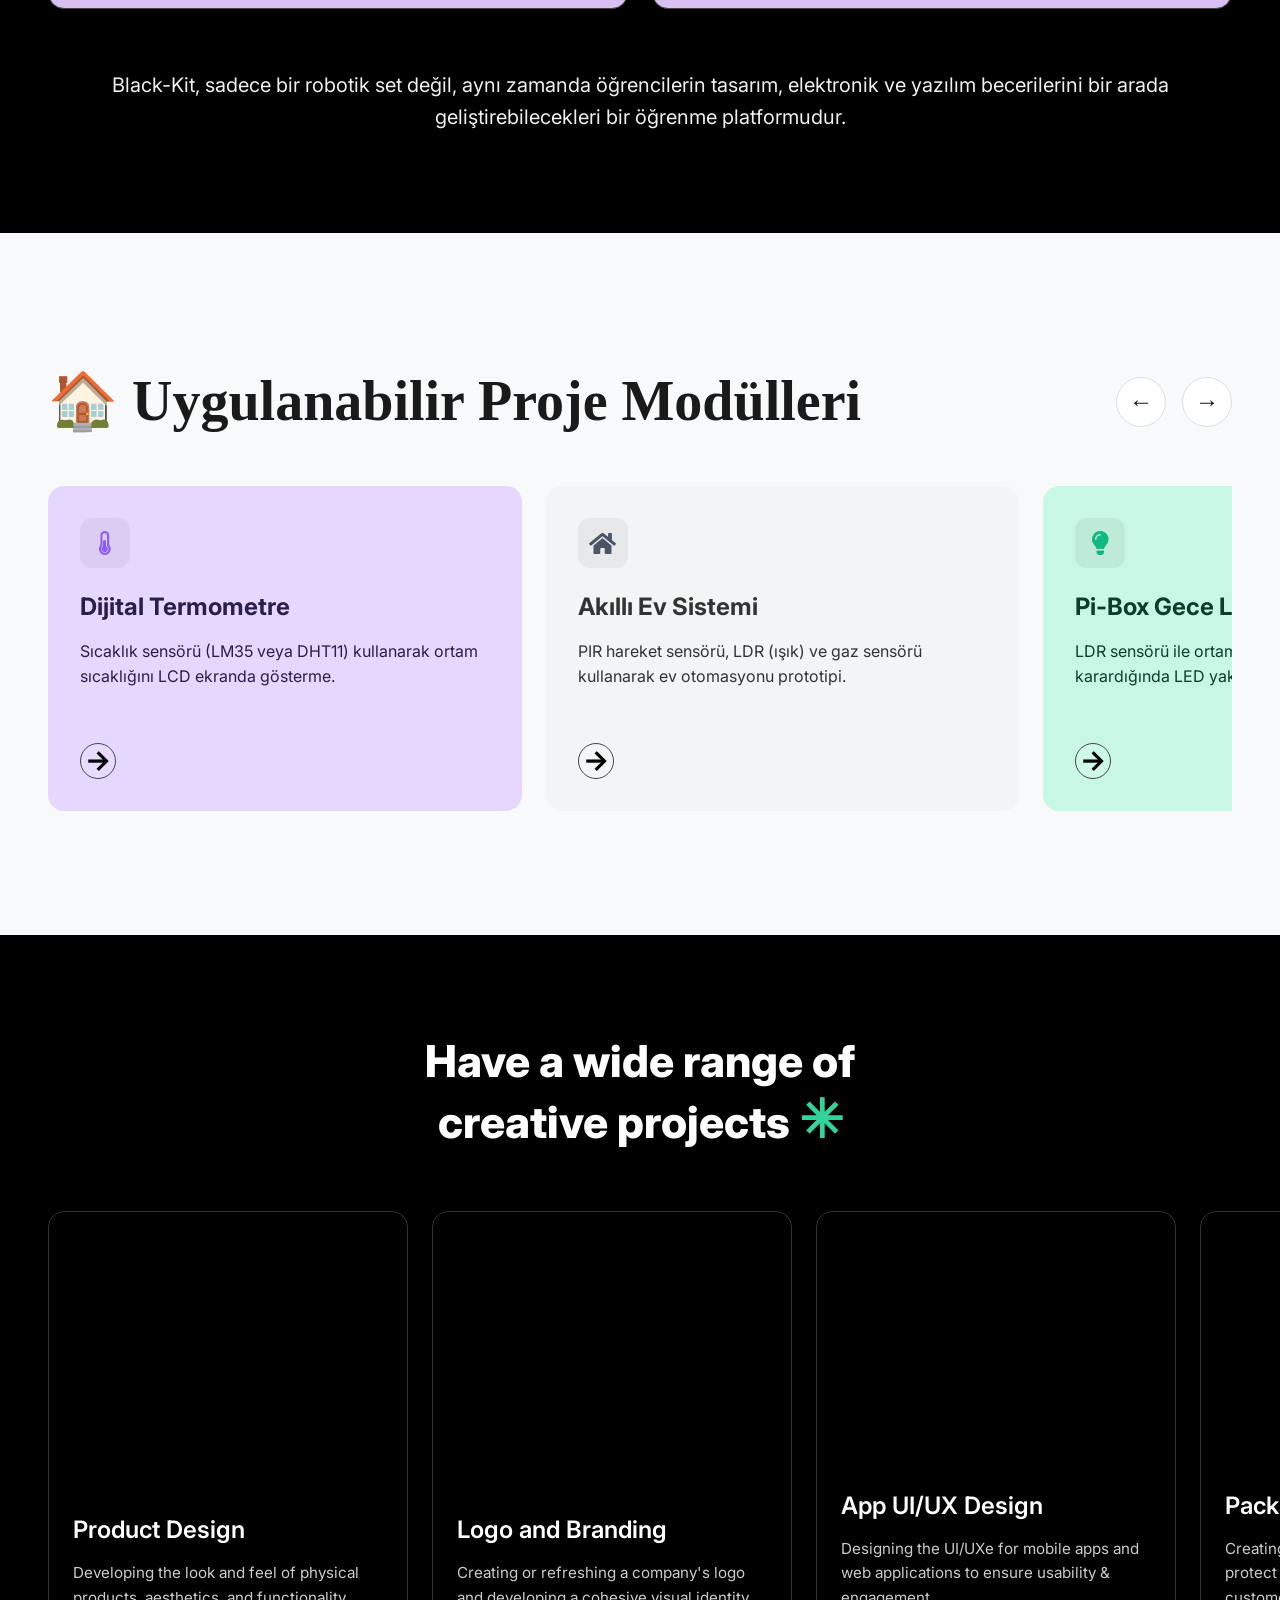
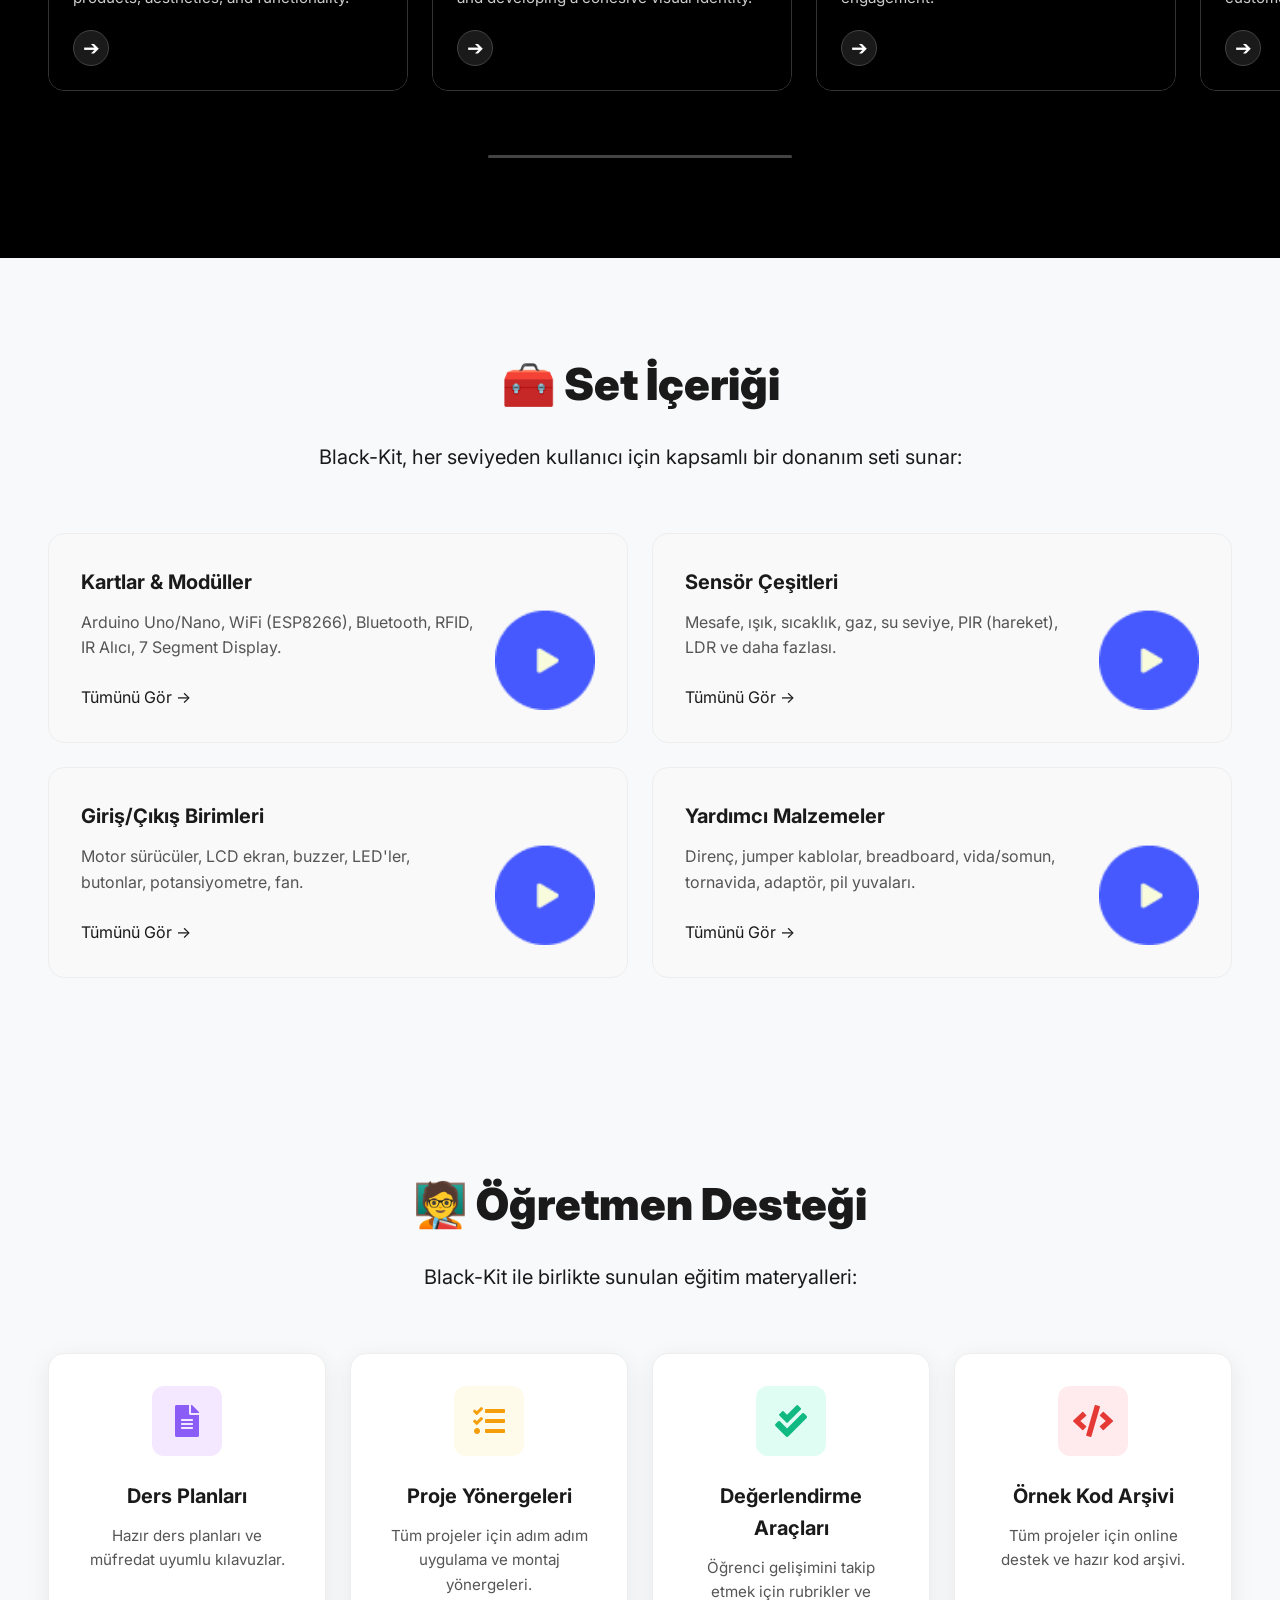
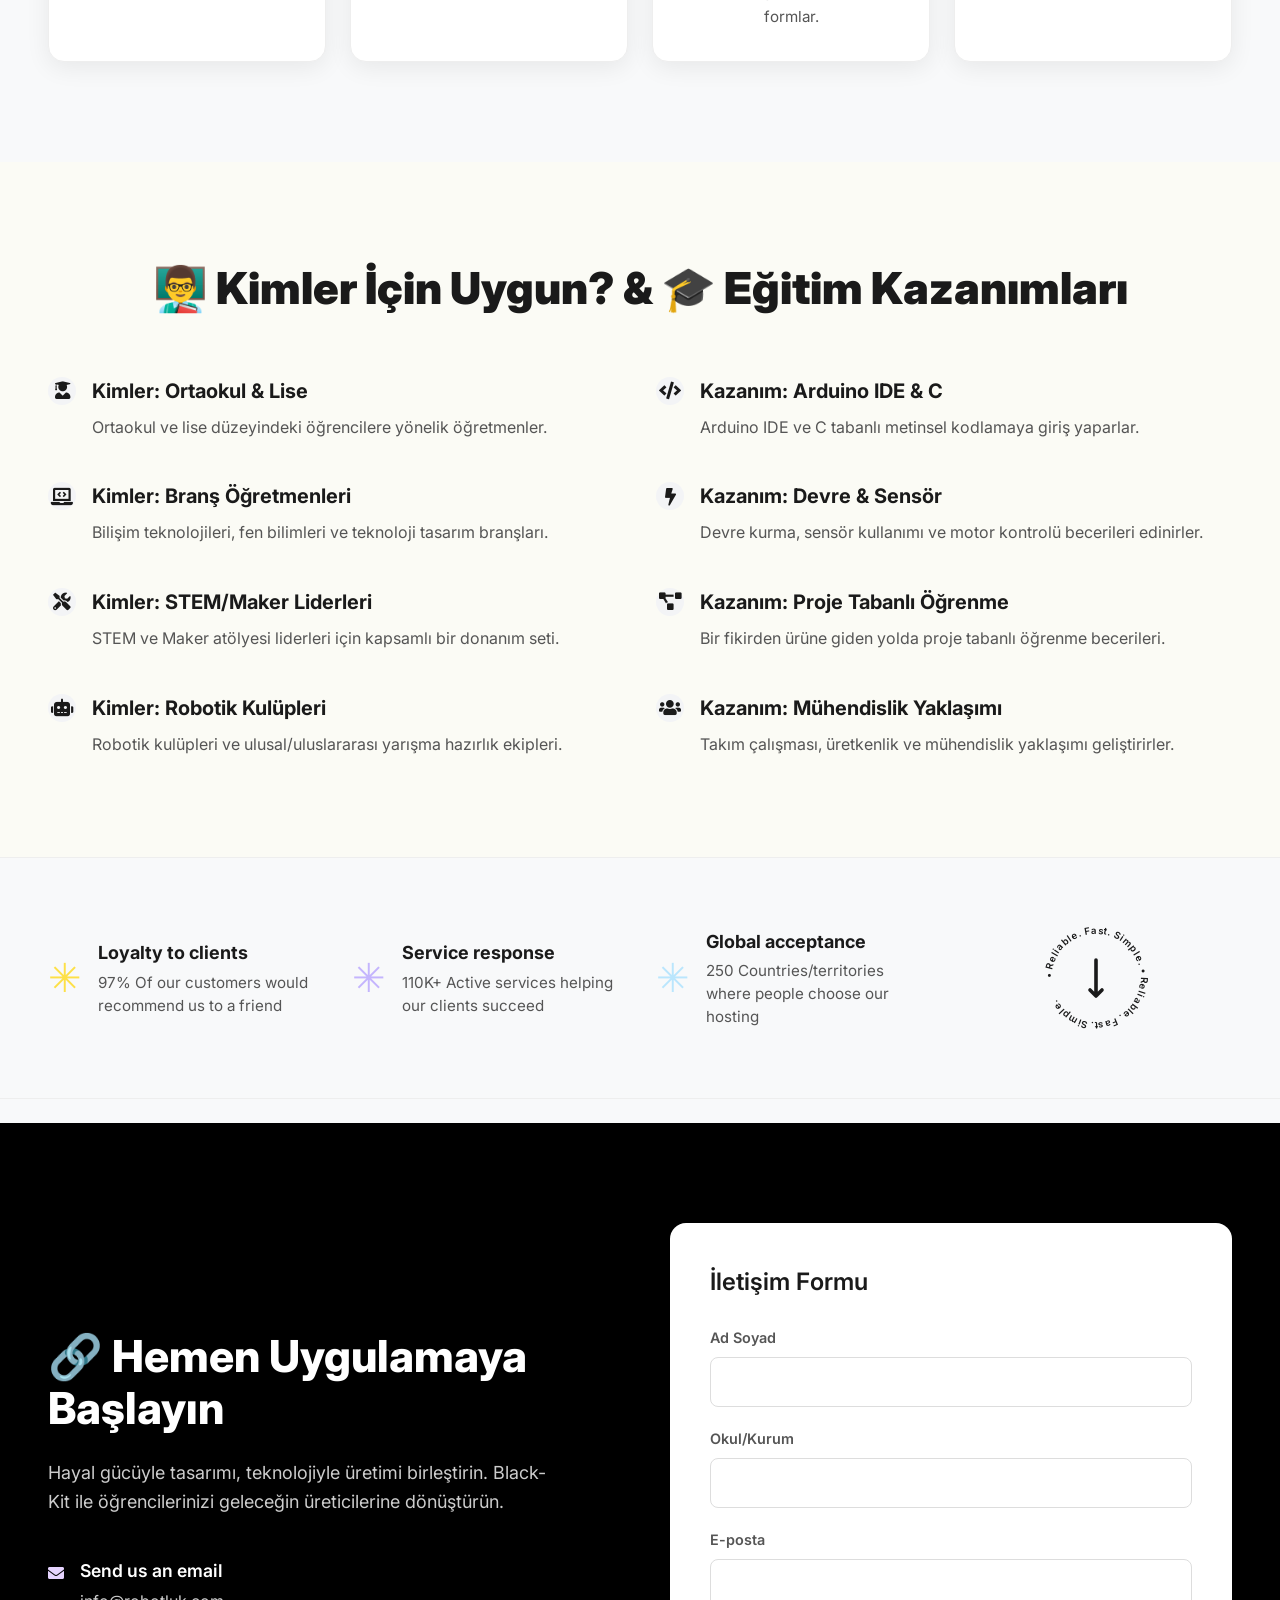
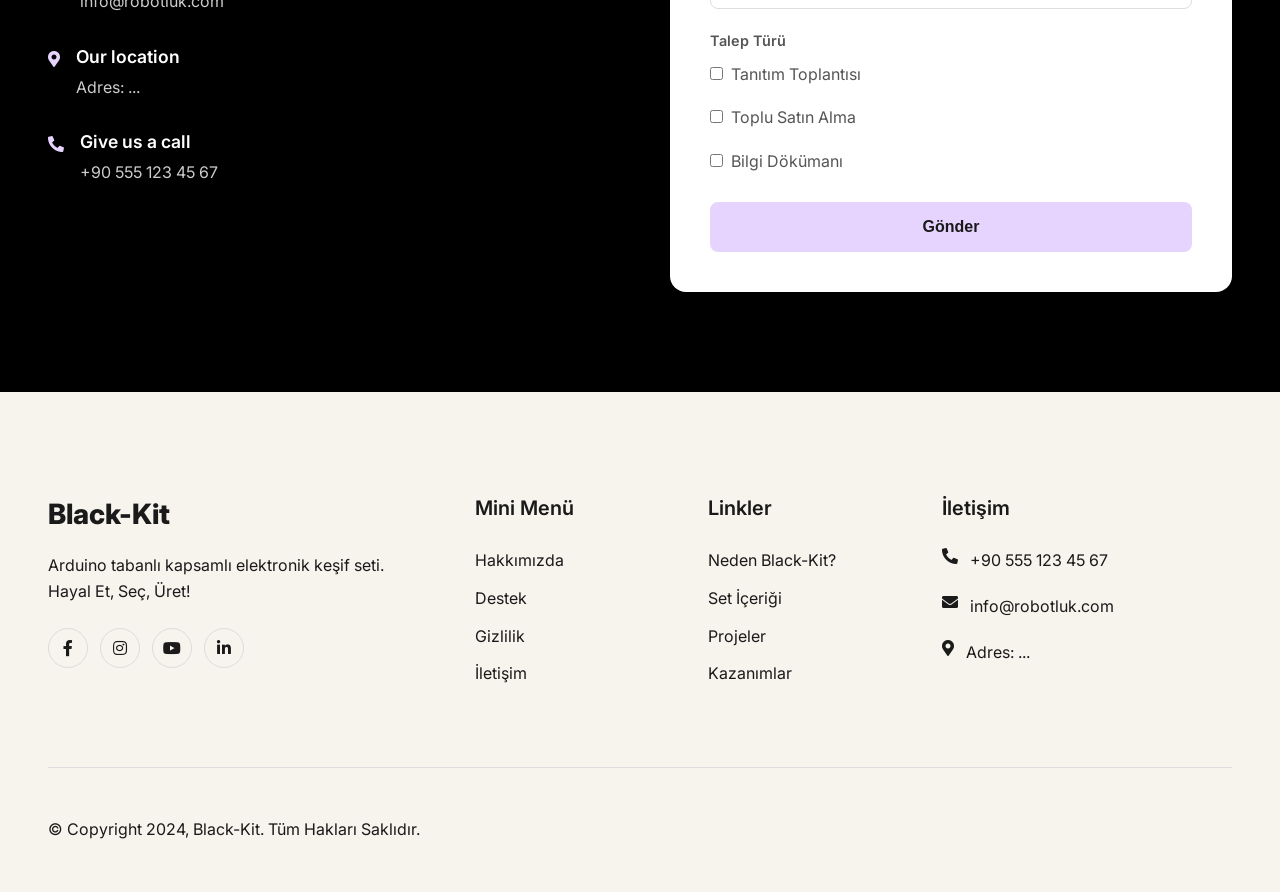
<file: all-kits/black-kit.html>
<!DOCTYPE html>
<html lang="tr">
<head>
    <meta charset="UTF-8">
    <meta name="viewport" content="width=device-width, initial-scale=1.0">
    <title>Black-Kit - Hayal Et, Seç, Üret!</title>
    <link rel="preconnect" href="https://fonts.googleapis.com">
    <link rel="preconnect" href="https://fonts.gstatic.com" crossorigin>
    <link href="https://fonts.googleapis.com/css2?family=Inter:wght@400;600;800;900&display=swap" rel="stylesheet">
    <link rel="icon" type="image/x-icon" href="../assets/images/yeni_logo_yanyana-ezgif.com-crop.ico">
    <link rel="stylesheet" href="black-kit.css">
    <link rel="stylesheet" href="https://cdnjs.cloudflare.com/ajax/libs/font-awesome/5.15.4/css/all.min.css">
</head>
<body>
    <header class="site-header">
        <nav class="main-nav">
            <a href="../index.html" class="logo">
                <img src='../assets/images/yeni_logo_yanyana.png' />
            </a>
            <ul class="nav-links">
                <li><a href="../index.html">Ana Sayfa</a></li>
                <li><a href="../et-edu.html">Et-Edu</a></li>
                <li class="nav-item dropdown">
                    <p class="dropdown-toggle">
                        Kitler <i class="fas fa-chevron-down"></i>
                    </p>
                    <ul class="dropdown-menu">
                        <li><a href="../all-kits.html">Tüm Kitler</a></li>
                        <li><a href="red-kit.html">Red-Kit</a></li>
                        <li><a href="blue-kit.html">Blue-Kit</a></li>
                        <li><a href="green-kit.html">Green-Kit</a></li>
                        <li><a href="black-kit.html">Black-Kit</a></li>
                    </ul>
                </li>
                <li class="nav-item dropdown">
                    <p class="dropdown-toggle">
                        Wood-Kit <i class="fas fa-chevron-down"></i>
                    </p>
                    <ul class="dropdown-menu">
                        <li><a href="../wood-kit.html">Wood-Kit</a></li>
                        <li><a href="../wood-kit-detail.html">Wood-Kit Detay</a></li>
                        <li><a href="../wood-kit-stem.html">Wood-Kit STEM</a></li>
                    </ul>
                </li>
                <li><a href="../educations.html">Eğitimler</a></li>
            </ul>
            <div class="header-actions">
                <a href="#" class="btn-demo btn-primary-nav">Demo Talebi</a>
                <button class="menu-toggle" aria-label="Open navigation menu">
                    <span></span>
                    <span></span>
                    <span></span>
                </button>
            </div>
        </nav>
    </header>
    <div class="page-container">
        <main>
            <div class='hero-container'>
                <section class="hero-section" id="hero">
                    <div class="hero-content">
                        <h1>Hayal Et, Seç, Üret!</h1>
                        <p>
                            Black-Kit, sensörler, Arduino kartlar ve tematik ahşap parçalarla zenginleştirilmiş kapsamlı bir elektronik keşif setidir. “Hayal Et – Seç – Üret” yaklaşımıyla geliştirilen bu kit, öğrencilerin fikirlerini uygulamaya dökebilecekleri çok sayıda donanım içerir.
                        </p>
                        <div class="cta-buttons">
                            <a href="#iletisim" class="btn btn-primary">Katalog Talep Et</a>
                            <a href="#iletisim" class="btn btn-secondary">Demo Talebi</a>
                            <a href="#" class="btn btn-secondary">Eğitimci Dökümanları</a>
                        </div>
                    </div>
                </section>
            </div>
            <section class="seo-services-section" id="nedir">
                <div class="seo-container">
                    <h2>🎯 Eğitimde Neden Black-Kit?</h2>
                    <div class="seo-grid">
                        <div class="seo-card">
                            <div class="seo-icon"><i class="fas fa-microchip"></i></div>
                            <h3>Arduino Tabanlı Kodlama</h3>
                            <p>Arduino tabanlı uygulamalarla kodlamayı somut ve uygulamalı olarak öğrenme.</p>
                        </div>
                        <div class="seo-card">
                            <div class="seo-icon"><i class="fas fa-bolt"></i></div>
                            <h3>Gerçek Projeler</h3>
                            <p>Sensörler ve devre elemanlarıyla hayal ettikleri gerçek projeleri üretme.</p>
                        </div>
                        <div class="seo-card">
                                <div class="seo-icon"><i class="fas fa-tools"></i></div>
                            <h3>Maker Kültürü</h3>
                            <p>Maker kültürünü destekleyen üretken ve yaratıcı öğrenme modeli.</p>
                        </div>
                        <div class="seo-card">
                            <div class="seo-icon"><i class="fas fa-layer-group"></i></div>
                            <h3>Tüm Seviyeler İçin</h3>
                            <p>Başlangıçtan ileri seviyeye kadar tüm öğrencilere uygun zengin içerik.</p>
                        </div>
                    </div>
                    <p style="text-align: center; font-size: 1.25rem; margin-top: 60px; color: #f0f0f0;">
                        Black-Kit, sadece bir robotik set değil, aynı zamanda öğrencilerin tasarım, elektronik ve yazılım becerilerini bir arada geliştirebilecekleri bir öğrenme platformudur.
                    </p>
                </div>
            </section>
            <section class="carousel-section" aria-labelledby="carousel-title" id="projeler">
                <div class="carousel-header">
                    <h2 id="carousel-title">🏠 Uygulanabilir Proje Modülleri</h2>
                    <div class="carousel-nav">
                        <button class="carousel-btn" id="carousel-prev" aria-label="Önceki">
                            &larr; </button>
                        <button class="carousel-btn" id="carousel-next" aria-label="Sonraki">
                            &rarr; </button>
                    </div>
                </div>
                <div class="carousel-wrapper">
                    <div class="carousel-content">
                        <div class="carousel-card card-purple">
                            <div class="card-icon"><i class="fas fa-thermometer-half"></i></div>
                            <h3>Dijital Termometre</h3>
                            <p>Sıcaklık sensörü (LM35 veya DHT11) kullanarak ortam sıcaklığını LCD ekranda gösterme.</p>
                            <a href="#" class="card-arrow" aria-label="Daha fazla bilgi edinin">&rarr;</a>
                        </div>
                        <div class="carousel-card card-grey">
                            <div class="card-icon"><i class="fas fa-home"></i></div>
                            <h3>Akıllı Ev Sistemi</h3>
                            <p>PIR hareket sensörü, LDR (ışık) ve gaz sensörü kullanarak ev otomasyonu prototipi.</p>
                            <a href="#" class="card-arrow" aria-label="Daha fazla bilgi edinin">&rarr;</a>
                        </div>
                        <div class="carousel-card card-green">
                            <div class="card-icon"><i class="fas fa-lightbulb"></i></div>
                            <h3>Pi-Box Gece Lambası</h3>
                            <p>LDR sensörü ile ortam ışığını algılayıp hava karardığında LED yakan lamba.</p>
                            <a href="#" class="card-arrow" aria-label="Daha fazla bilgi edinin">&rarr;</a>
                        </div>
                        <div class="carousel-card card-purple">
                            <div class="card-icon"><i class="fas fa-calculator"></i></div>
                            <h3>Hesap Makinesi</h3>
                            <p>Keypad modülü ve LCD ekran kullanarak basit dört işlem yapan hesap makinesi.</p>
                            <a href="#" class="card-arrow" aria-label="Daha fazla bilgi edinin">&rarr;</a>
                        </div>
                        <div class="carousel-card card-grey">
                            <div class="card-icon"><i class="fas fa-car"></i></div>
                            <h3>2WD Otonom Araba</h3>
                            <p>Mesafe sensörü (HC-SR04) ile engelden kaçan otonom robot araba projesi.</p>
                            <a href="#" class="card-arrow" aria-label="Daha fazla bilgi edinin">&rarr;</a>
                        </div>
                        <div class="carousel-card card-green">
                            <div class="card-icon"><i class="fas fa-walking"></i></div>
                            <h3>Yürüyen Ev</h3>
                            <p>Servo motorlar ve ahşap parçalar kullanarak hareket eden mekanik bir yapı.</p>
                            <a href="#" class="card-arrow" aria-label="Daha fazla bilgi edinin">&rarr;</a>
                        </div>
                        <div class="carousel-card card-purple">
                            <div class="card-icon"><i class="fas fa-brain"></i></div>
                            <h3>Empati Kutusu</h3>
                            <p>Su seviye sensörü ve LED'ler ile duygusal geri bildirim veren interaktif bir proje.</p>
                            <a href="#" class="card-arrow" aria-label="Daha fazla bilgi edinin">&rarr;</a>
                        </div>
                    </div>
                </div>
            </section>
            <section class="projects-section">
                <h2>Have a wide range of <br> creative projects <span class="sparkle">✳</span></h2>
                <div class="project-slider-container">
                    <div class="project-slider-wrapper">
                        <div class="project-card" style="background-image: url('https://images.pexels.com/photos/3184454/pexels-photo-3184454.jpeg?auto=compress&cs=tinysrgb&w=1260&h=750&dpr=1');">
                            <div class="card-content">
                                <h3>Product Design</h3>
                                <p>Developing the look and feel of physical products, aesthetics, and functionality.</p>
                                <a href="#" class="card-arrow" aria-label="Learn more about Product Design">➔</a>
                            </div>
                        </div>
                        <div class="project-card" style="background-image: url('https://images.pexels.com/photos/326576/pexels-photo-326576.jpeg?auto=compress&cs=tinysrgb&w=1260&h=750&dpr=1');">
                            <div class="card-content">
                                <h3>Logo and Branding</h3>
                                <p>Creating or refreshing a company's logo and developing a cohesive visual identity.</p>
                                <a href="#" class="card-arrow" aria-label="Learn more about Logo and Branding">➔</a>
                            </div>
                        </div>
                        <div class="project-card" style="background-image: url('https://images.pexels.com/photos/1092671/pexels-photo-1092671.jpeg?auto=compress&cs=tinysrgb&w=1260&h=750&dpr=1');">
                            <div class="card-content">
                                <h3>App UI/UX Design</h3>
                                <p>Designing the UI/UXe for mobile apps and web applications to ensure usability & engagement.</p>
                                <a href="#" class="card-arrow" aria-label="Learn more about App UI/UX Design">➔</a>
                            </div>
                        </div>
                        <div class="project-card" style="background-image: url('https://images.pexels.com/photos/6699619/pexels-photo-6699619.jpeg?auto=compress&cs=tinysrgb&w=1260&h=750&dpr=1');">
                            <div class="card-content">
                                <h3>Packaging Design</h3>
                                <p>Creating packaging solutions that not only protect the product but also attract customers.</p>
                                <a href="#" class="card-arrow" aria-label="Learn more about Packaging Design">➔</a>
                            </div>
                        </div>
                        <div class="project-card" style="background-image: url('https://images.pexels.com/photos/6699619/pexels-photo-6699619.jpeg?auto=compress&cs=tinysrgb&w=1260&h=750&dpr=1');">
                            <div class="card-content">
                                <h3>Packaging Design</h3>
                                <p>Creating packaging solutions that not only protect the product but also attract customers.</p>
                                <a href="#" class="card-arrow" aria-label="Learn more about Packaging Design">➔</a>
                            </div>
                        </div>
                        <div class="project-card" style="background-image: url('https://images.pexels.com/photos/6699619/pexels-photo-6699619.jpeg?auto=compress&cs=tinysrgb&w=1260&h=750&dpr=1');">
                            <div class="card-content">
                                <h3>Packaging Design</h3>
                                <p>Creating packaging solutions that not only protect the product but also attract customers.</p>
                                <a href="#" class="card-arrow" aria-label="Learn more about Packaging Design">➔</a>
                            </div>
                        </div>
                        <div class="project-card" style="background-image: url('https://images.pexels.com/photos/6699619/pexels-photo-6699619.jpeg?auto=compress&cs=tinysrgb&w=1260&h=750&dpr=1');">
                            <div class="card-content">
                                <h3>Packaging Design</h3>
                                <p>Creating packaging solutions that not only protect the product but also attract customers.</p>
                                <a href="#" class="card-arrow" aria-label="Learn more about Packaging Design">➔</a>
                            </div>
                        </div>
                        <div class="project-card" style="background-image: url('https://images.pexels.com/photos/6699619/pexels-photo-6699619.jpeg?auto=compress&cs=tinysrgb&w=1260&h=750&dpr=1');">
                            <div class="card-content">
                                <h3>Packaging Design</h3>
                                <p>Creating packaging solutions that not only protect the product but also attract customers.</p>
                                <a href="#" class="card-arrow" aria-label="Learn more about Packaging Design">➔</a>
                            </div>
                        </div>
                        <div class="project-card" style="background-image: url('https://images.pexels.com/photos/6699619/pexels-photo-6699619.jpeg?auto=compress&cs=tinysrgb&w=1260&h=750&dpr=1');">
                            <div class="card-content">
                                <h3>Packaging Design</h3>
                                <p>Creating packaging solutions that not only protect the product but also attract customers.</p>
                                <a href="#" class="card-arrow" aria-label="Learn more about Packaging Design">➔</a>
                            </div>
                        </div>
                        <div class="project-card" style="background-image: url('https://images.pexels.com/photos/6699619/pexels-photo-6699619.jpeg?auto=compress&cs=tinysrgb&w=1260&h=750&dpr=1');">
                            <div class="card-content">
                                <h3>Packaging Design</h3>
                                <p>Creating packaging solutions that not only protect the product but also attract customers.</p>
                                <a href="#" class="card-arrow" aria-label="Learn more about Packaging Design">➔</a>
                            </div>
                        </div>
                    </div>
                </div>
                <div class="slider-progress-bar">
                    <div class="progress-track">
                        <div class="progress-thumb"></div>
                    </div>
                </div>
            </section>
            <section class="offerings-section" id="icerik">
                <h2>🧰 Set İçeriği</h2>
                <p style="font-size: 1.25rem; font-weight: 400; text-align: center; margin-top: -30px; margin-bottom: 60px;">
                    Black-Kit, her seviyeden kullanıcı için kapsamlı bir donanım seti sunar:
                </p>
                <div class="offerings-grid">
                    <div class="offering-card">
                        <div class="offering-content">
                            <h3>Kartlar & Modüller</h3>
                            <p>Arduino Uno/Nano, WiFi (ESP8266), Bluetooth, RFID, IR Alıcı, 7 Segment Display.</p>
                            <a href="#" class="learn-more-link" style="margin-top: 16px;">
                                Tümünü Gör <span>&rarr;</span>
                            </a>
                        </div>
                        <img src="../assets/images/play-btn.png" alt="Kartlar İkonu" class="offering-icon">
                    </div>
                    <div class="offering-card">
                        <div class="offering-content">
                            <h3>Sensör Çeşitleri</h3>
                            <p>Mesafe, ışık, sıcaklık, gaz, su seviye, PIR (hareket), LDR ve daha fazlası.</p>
                            <a href="#" class="learn-more-link" style="margin-top: 16px;">
                                Tümünü Gör <span>&rarr;</span>
                            </a>
                        </div>
                        <img src="../assets/images/play-btn.png" alt="Sensörler İkonu" class="offering-icon">
                    </div>
                    <div class="offering-card">
                        <div class="offering-content">
                            <h3>Giriş/Çıkış Birimleri</h3>
                            <p>Motor sürücüler, LCD ekran, buzzer, LED'ler, butonlar, potansiyometre, fan.</p>
                            <a href="#" class="learn-more-link" style="margin-top: 16px;">
                                Tümünü Gör <span>&rarr;</span>
                            </a>
                        </div>
                        <img src="../assets/images/play-btn.png" alt="Giriş/Çıkış İkonu" class="offering-icon">
                    </div>
                    <div class="offering-card">
                        <div class="offering-content">
                            <h3>Yardımcı Malzemeler</h3>
                            <p>Direnç, jumper kablolar, breadboard, vida/somun, tornavida, adaptör, pil yuvaları.</p>
                            <a href="#" class="learn-more-link" style="margin-top: 16px;">
                                Tümünü Gör <span>&rarr;</span>
                            </a>
                        </div>
                        <img src="../assets/images/play-btn.png" alt="Malzemeler İkonu" class="offering-icon">
                    </div>
                </div>
            </section>
            <section class="team-features-section">
                <h2>🧑‍🏫 Öğretmen Desteği</h2>
                <p style="font-size: 1.25rem; font-weight: 400; text-align: center; margin-top: -30px; margin-bottom: 60px;">
                    Black-Kit ile birlikte sunulan eğitim materyalleri:
                </p>
                <div class="team-features-grid">
                    <div class="team-feature-card" style="background-color: #fff; box-shadow: 0 6px 24px rgba(0,0,0,0.07);">
                        <div class="team-feature-icon" style="background-color: #f3e8ff;">
                             <i class="fas fa-file-alt" style="font-size: 32px; color: #8b5cf6;"></i>
                        </div>
                        <h3>Ders Planları</h3>
                        <p>Hazır ders planları ve müfredat uyumlu kılavuzlar.</p>
                    </div>
                    <div class="team-feature-card" style="background-color: #fff; box-shadow: 0 6px 24px rgba(0,0,0,0.07);">
                        <div class="team-feature-icon" style="background-color: #fffbeb;">
                            <i class="fas fa-tasks" style="font-size: 32px; color: #f59e0b;"></i>
                        </div>
                        <h3>Proje Yönergeleri</h3>
                        <p>Tüm projeler için adım adım uygulama ve montaj yönergeleri.</p>
                    </div>
                    <div class="team-feature-card" style="background-color: #fff; box-shadow: 0 6px 24px rgba(0,0,0,0.07);">
                        <div class="team-feature-icon" style="background-color: #e0fdf4;">
                           <i class="fas fa-check-double" style="font-size: 32px; color: #10b981;"></i>
                        </div>
                        <h3>Değerlendirme Araçları</h3>
                        <p>Öğrenci gelişimini takip etmek için rubrikler ve formlar.</p>
                    </div>
                    <div class="team-feature-card" style="background-color: #fff; box-shadow: 0 6px 24px rgba(0,0,0,0.07);">
                        <div class="team-feature-icon" style="background-color: #ffebee;">
                           <i class="fas fa-code" style="font-size: 32px; color: #e53935;"></i>
                        </div>
                        <h3>Örnek Kod Arşivi</h3>
                        <p>Tüm projeler için online destek ve hazır kod arşivi.</p>
                    </div>
                </div>
            </section>
            <section class="faq-section" id="kazanimlar">
                <h2>👨‍🏫 Kimler İçin Uygun? & 🎓 Eğitim Kazanımları</h2>
                <div class="faq-grid">
                    <div class="faq-item">
                        <span class="faq-icon"><i class="fas fa-user-graduate"></i></span>
                        <div class="faq-text">
                            <h3>Kimler: Ortaokul & Lise</h3>
                            <p>Ortaokul ve lise düzeyindeki öğrencilere yönelik öğretmenler.</p>
                        </div>
                    </div>
                    <div class="faq-item">
                        <span class="faq-icon"><i class="fas fa-code"></i></span>
                        <div class="faq-text">
                            <h3>Kazanım: Arduino IDE & C</h3>
                            <p>Arduino IDE ve C tabanlı metinsel kodlamaya giriş yaparlar.</p>
                        </div>
                    </div>
                    <div class="faq-item">
                        <span class="faq-icon"><i class="fas fa-laptop-code"></i></span>
                        <div class="faq-text">
                            <h3>Kimler: Branş Öğretmenleri</h3>
                            <p>Bilişim teknolojileri, fen bilimleri ve teknoloji tasarım branşları.</p>
                        </div>
                    </div>
                    <div class="faq-item">
                        <span class="faq-icon"><i class="fas fa-bolt"></i></span>
                        <div class="faq-text">
                            <h3>Kazanım: Devre & Sensör</h3>
                            <p>Devre kurma, sensör kullanımı ve motor kontrolü becerileri edinirler.</p>
                        </div>
                    </div>
                    <div class="faq-item">
                        <span class="faq-icon"><i class="fas fa-tools"></i></span>
                        <div class="faq-text">
                            <h3>Kimler: STEM/Maker Liderleri</h3>
                            <p>STEM ve Maker atölyesi liderleri için kapsamlı bir donanım seti.</p>
                        </div>
                    </div>
                    <div class="faq-item">
                        <span class="faq-icon"><i class="fas fa-project-diagram"></i></span>
                        <div class="faq-text">
                            <h3>Kazanım: Proje Tabanlı Öğrenme</h3>
                            <p>Bir fikirden ürüne giden yolda proje tabanlı öğrenme becerileri.</p>
                        </div>
                    </div>
                    <div class="faq-item">
                        <span class="faq-icon"><i class="fas fa-robot"></i></span>
                        <div class="faq-text">
                            <h3>Kimler: Robotik Kulüpleri</h3>
                            <p>Robotik kulüpleri ve ulusal/uluslararası yarışma hazırlık ekipleri.</p>
                        </div>
                    </div>
                    <div class="faq-item">
                        <span class="faq-icon"><i class="fas fa-users"></i></span>
                        <div class="faq-text">
                            <h3>Kazanım: Mühendislik Yaklaşımı</h3>
                            <p>Takım çalışması, üretkenlik ve mühendislik yaklaşımı geliştirirler.</p>
                        </div>
                    </div>
                </div>
            </section>
            <section class="features-row-section">
                <div class="features-row-grid">
                    <div class="feature-item">
                        <div class="feature-row-icon icon-yellow">✳</div>
                        <div class="feature-row-text">
                            <h3>Loyalty to clients</h3>
                            <p>97% Of our customers would recommend us to a friend</p>
                        </div>
                    </div>
                    <div class="feature-item">
                        <div class="feature-row-icon icon-purple">✳</div>
                        <div class="feature-row-text">
                            <h3>Service response</h3>
                            <p>110K+ Active services helping our clients succeed</p>
                        </div>
                    </div>
                    <div class="feature-item">
                        <div class="feature-row-icon icon-blue">✳</div>
                        <div class="feature-row-text">
                            <h3>Global acceptance</h3>
                            <p>250 Countries/territories where people choose our hosting</p>
                        </div>
                    </div>
                    <div class="feature-item-circular">
                        <svg viewBox="0 0 100 100">
                            <path d="M 50, 50 m -37, 0 a 37,37 0 1,1 74,0 a 37,37 0 1,1 -74,0" id="circlePathFeatures" fill="none"/>
                            <text fill="#1a1a1a" font-family="Inter, sans-serif" font-size="8" font-weight="600" letter-spacing="0.5">
                                <textPath xlink:href="#circlePathFeatures">
                                    • Reliable. Fast. Simple. • Reliable. Fast. Simple.
                                </textPath>
                            </text>
                            <path d="M 50, 35 L 50, 65 M 50, 65 L 45, 60 M 50, 65 L 55, 60" 
                                  stroke="#1a1a1a" stroke-width="3" fill="none" stroke-linecap="round" stroke-linejoin="round" />
                        </svg>
                    </div>
                </div>
            </section>
            <section class="contact-section" id="iletisim">
                <div class="contact-container">
                    <div class="contact-info">
                        <h2>🔗 Hemen Uygulamaya Başlayın</h2>
                        <p>
                            Hayal gücüyle tasarımı, teknolojiyle üretimi birleştirin.
                            Black-Kit ile öğrencilerinizi geleceğin üreticilerine dönüştürün.
                        </p>
                        <ul class="contact-details-list">
                            <li>
                                <div class="icon"><i class="fas fa-envelope"></i></div>
                                <div class="text-content">
                                    <span>Send us an email</span>
                                    <a href="mailto:info@robotluk.com">info@robotluk.com</a>
                                </div>
                            </li>
                            <li>
                                <div class="icon"><i class="fas fa-map-marker-alt"></i></div>
                                <div class="text-content">
                                    <span>Our location</span>
                                    Adres: ...
                                </div>
                            </li>
                            <li>
                                <div class="icon"><i class="fas fa-phone-alt"></i></div>
                                <div class="text-content">
                                    <span>Give us a call</span>
                                    <a href="tel:+905551234567">+90 555 123 45 67</a>
                                </div>
                            </li>
                        </ul>
                    </div>
                    <div class="contact-form-wrapper">
                        <form class="contact-form">
                            <h3>İletişim Formu</h3>
                            <div class="form-group">
                                <label for="name">Ad Soyad</label>
                                <input type="text" id="name" name="name" required>
                            </div>
                            <div class="form-group">
                                <label for="institution">Okul/Kurum</label>
                                <input type="text" id="institution" name="institution">
                            </div>
                            <div class="form-group">
                                <label for="email">E-posta</label>
                                <input type="email" id="email" name="email" required>
                            </div>
                            <div class="form-group">
                                <label>Talep Türü</label>
                                <div style="display: flex; flex-direction: column; gap: 10px; margin-top: 10px;">
                                    <label for="talep1" style="font-weight: 400; font-size: 1rem;"><input type="checkbox" id="talep1" name="talep" value="tanitim" style="margin-right: 8px;">Tanıtım Toplantısı</label>
                                    <label for="talep2" style="font-weight: 400; font-size: 1rem;"><input type="checkbox" id="talep2" name="talep" value="satin_alma" style="margin-right: 8px;">Toplu Satın Alma</label>
                                    <label for="talep3" style="font-weight: 400; font-size: 1rem;"><input type="checkbox" id="talep3" name="talep" value="bilgi" style="margin-right: 8px;">Bilgi Dökümanı</label>
                                </div>
                            </div>
                            <button type="submit" class="btn btn-form-submit">Gönder</button>
                        </form>
                    </div>
                </div>
            </section>
        </main>
    </div> 
    <footer class="site-footer-wrapper">
        <div class="footer-main">
            <div class="footer-col about">
                <a href="#" class="footer-logo">Black-Kit</a>
                <p>
                    Arduino tabanlı kapsamlı elektronik keşif seti. Hayal Et, Seç, Üret!
                </p>
                <div class="social-icons">
                    <a href="#" aria-label="Facebook"><i class="fab fa-facebook-f"></i></a>
                    <a href="#" aria-label="Instagram"><i class="fab fa-instagram"></i></a>
                    <a href="#" aria-label="YouTube"><i class="fab fa-youtube"></i></a>
                    <a href="#" aria-label="LinkedIn"><i class="fab fa-linkedin-in"></i></a>
                </div>
            </div>
            <div class="footer-col links">
                <h4>Mini Menü</h4>
                <ul>
                    <li><a href="#">Hakkımızda</a></li>
                    <li><a href="#">Destek</a></li>
                    <li><a href="#">Gizlilik</a></li>
                    <li><a href="#iletisim">İletişim</a></li>
                </ul>
            </div>
            <div class="footer-col links">
                <h4>Linkler</h4>
                <ul>
                    <li><a href="#nedir">Neden Black-Kit?</a></li>
                    <li><a href="#icerik">Set İçeriği</a></li>
                    <li><a href="#projeler">Projeler</a></li>
                    <li><a href="#kazanimlar">Kazanımlar</a></li>
                </ul>
            </div>
            <div class="footer-col contact">
                <h4>İletişim</h4>
                <ul>
                    <li>
                        <i class="fas fa-phone-alt"></i>
                        <a href="tel:+905551234567">+90 555 123 45 67</a>
                    </li>
                    <li>
                        <i class="fas fa-envelope"></i>
                        <a href="mailto:info@robotluk.com">info@robotluk.com</a>
                    </li>
                    <li>
                        <i class="fas fa-map-marker-alt"></i>
                        <span>Adres: ...</span>
                    </li>
                </ul>
            </div>
        </div>
        <div class="footer-bottom">
            <p>© Copyright 2024, Black-Kit. Tüm Hakları Saklıdır.</p>
            <a href="#" class="scroll-to-top" aria-label="Scroll to top">
                &uarr;
            </a>
        </div>
    </footer>
    <div class="mobile-menu-overlay">
        <div class="mobile-menu-content">
            <button class="close-menu" aria-label="Close navigation menu">&times;</button>
            <ul class="mobile-nav-links">
                <li><a href="../index.html">Ana Sayfa</a></li>
                <li><a href="../et-edu.html">Et-Edu</a></li>
                <li class="mobile-dropdown">
                    <div class="mobile-dropdown-header">
                        <p>Kitler</p>
                        <span class="mobile-toggle-btn"><i class="fas fa-chevron-down"></i></span>
                    </div>
                    <ul class="mobile-dropdown-menu">
                        <li><a href="../all-kits.html">Tüm Kitler</a></li>
                        <li><a href="red-kit.html">Red-Kit</a></li>
                        <li><a href="blue-kit.html">Blue-Kit</a></li>
                        <li><a href="green-kit.html">Green-Kit</a></li>
                        <li><a href="black-kit.html">Black-Kit</a></li>
                    </ul>
                </li>
                <li class="mobile-dropdown">
                    <div class="mobile-dropdown-header">
                        <p>Wood-Kit</p>
                        <span class="mobile-toggle-btn"><i class="fas fa-chevron-down"></i></span>
                    </div>
                    <ul class="mobile-dropdown-menu">
                        <li><a href="../wood-kit.html">Wood-Kit</a></li>
                        <li><a href="../wood-kit-detail.html">Wood-Kit Detay</a></li>
                        <li><a href="../wood-kit-stem.html">Wood-Kit STEM</a></li>
                    </ul>
                </li>
                <li><a href="../educations.html">Eğitimler</a></li>
            </ul>
        </div>
    </div>
    <script src="black-kit.js"></script>
</body>
</html>
</file>
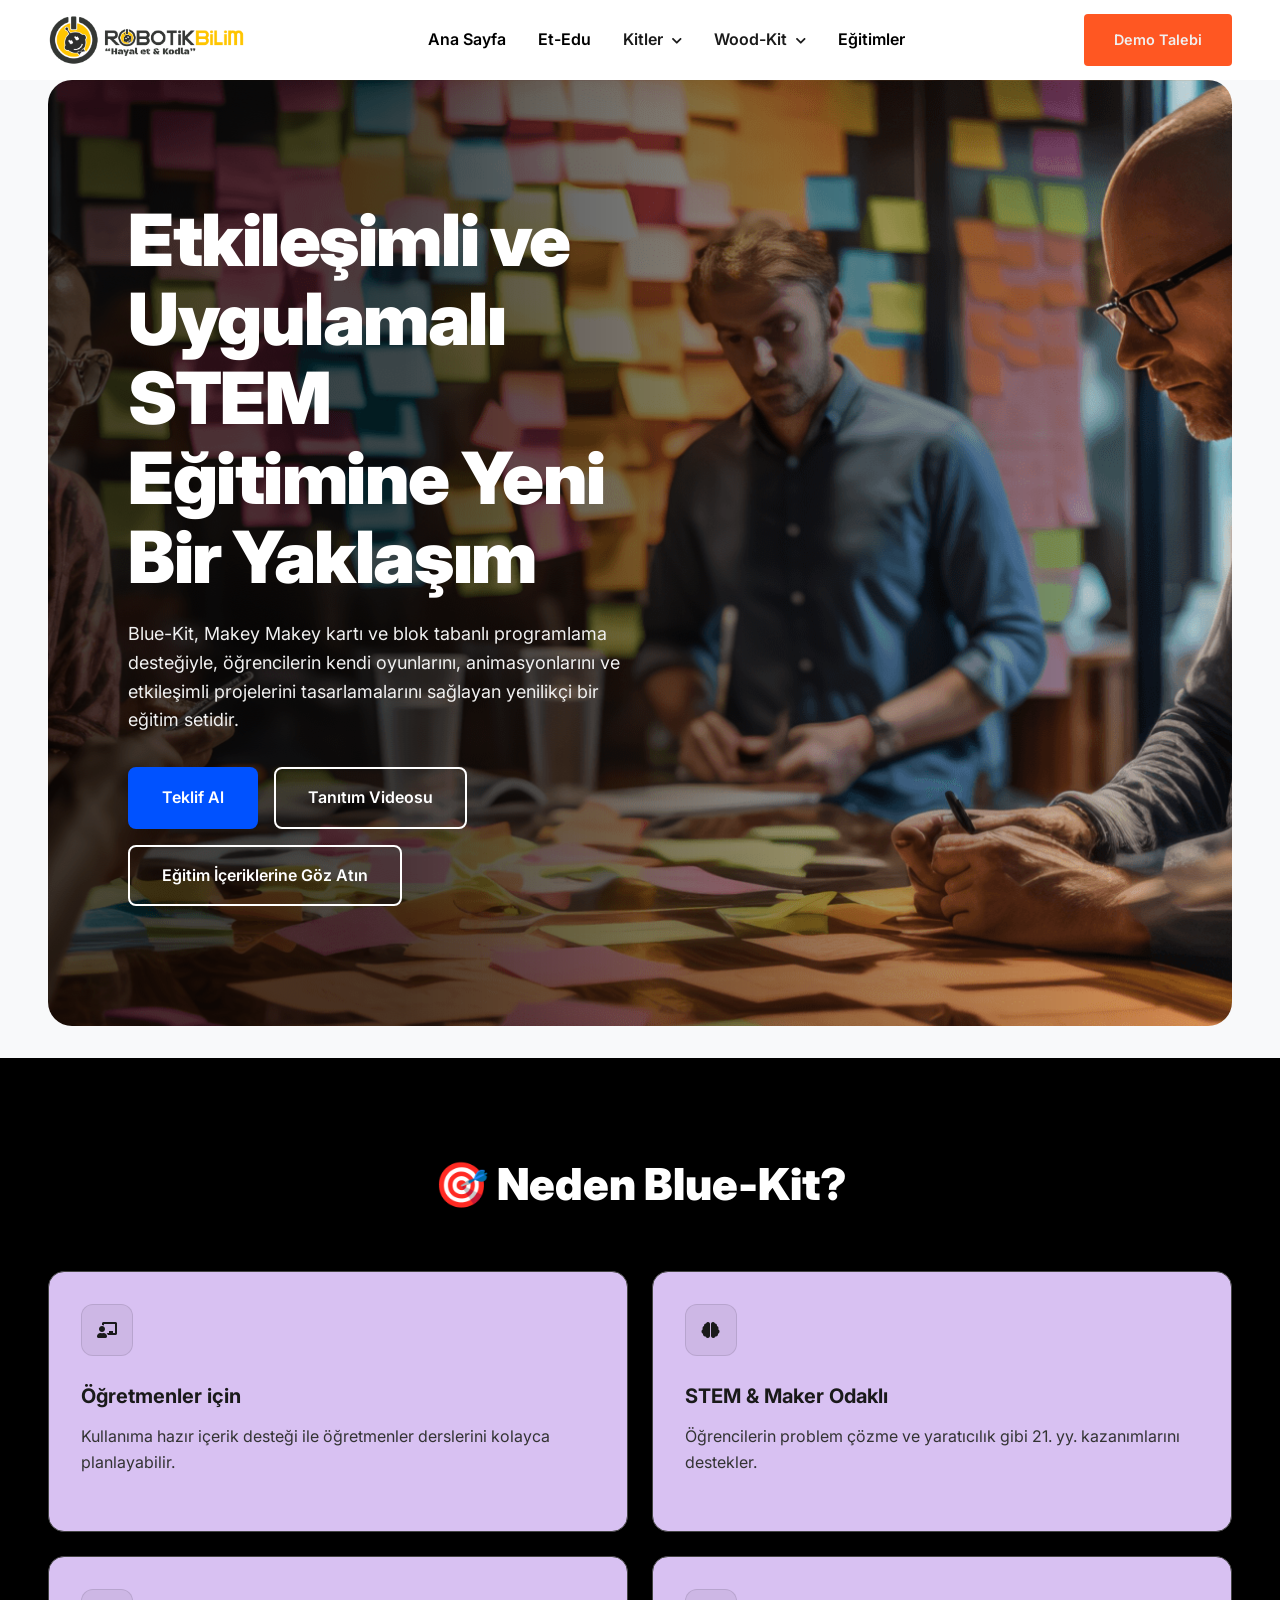
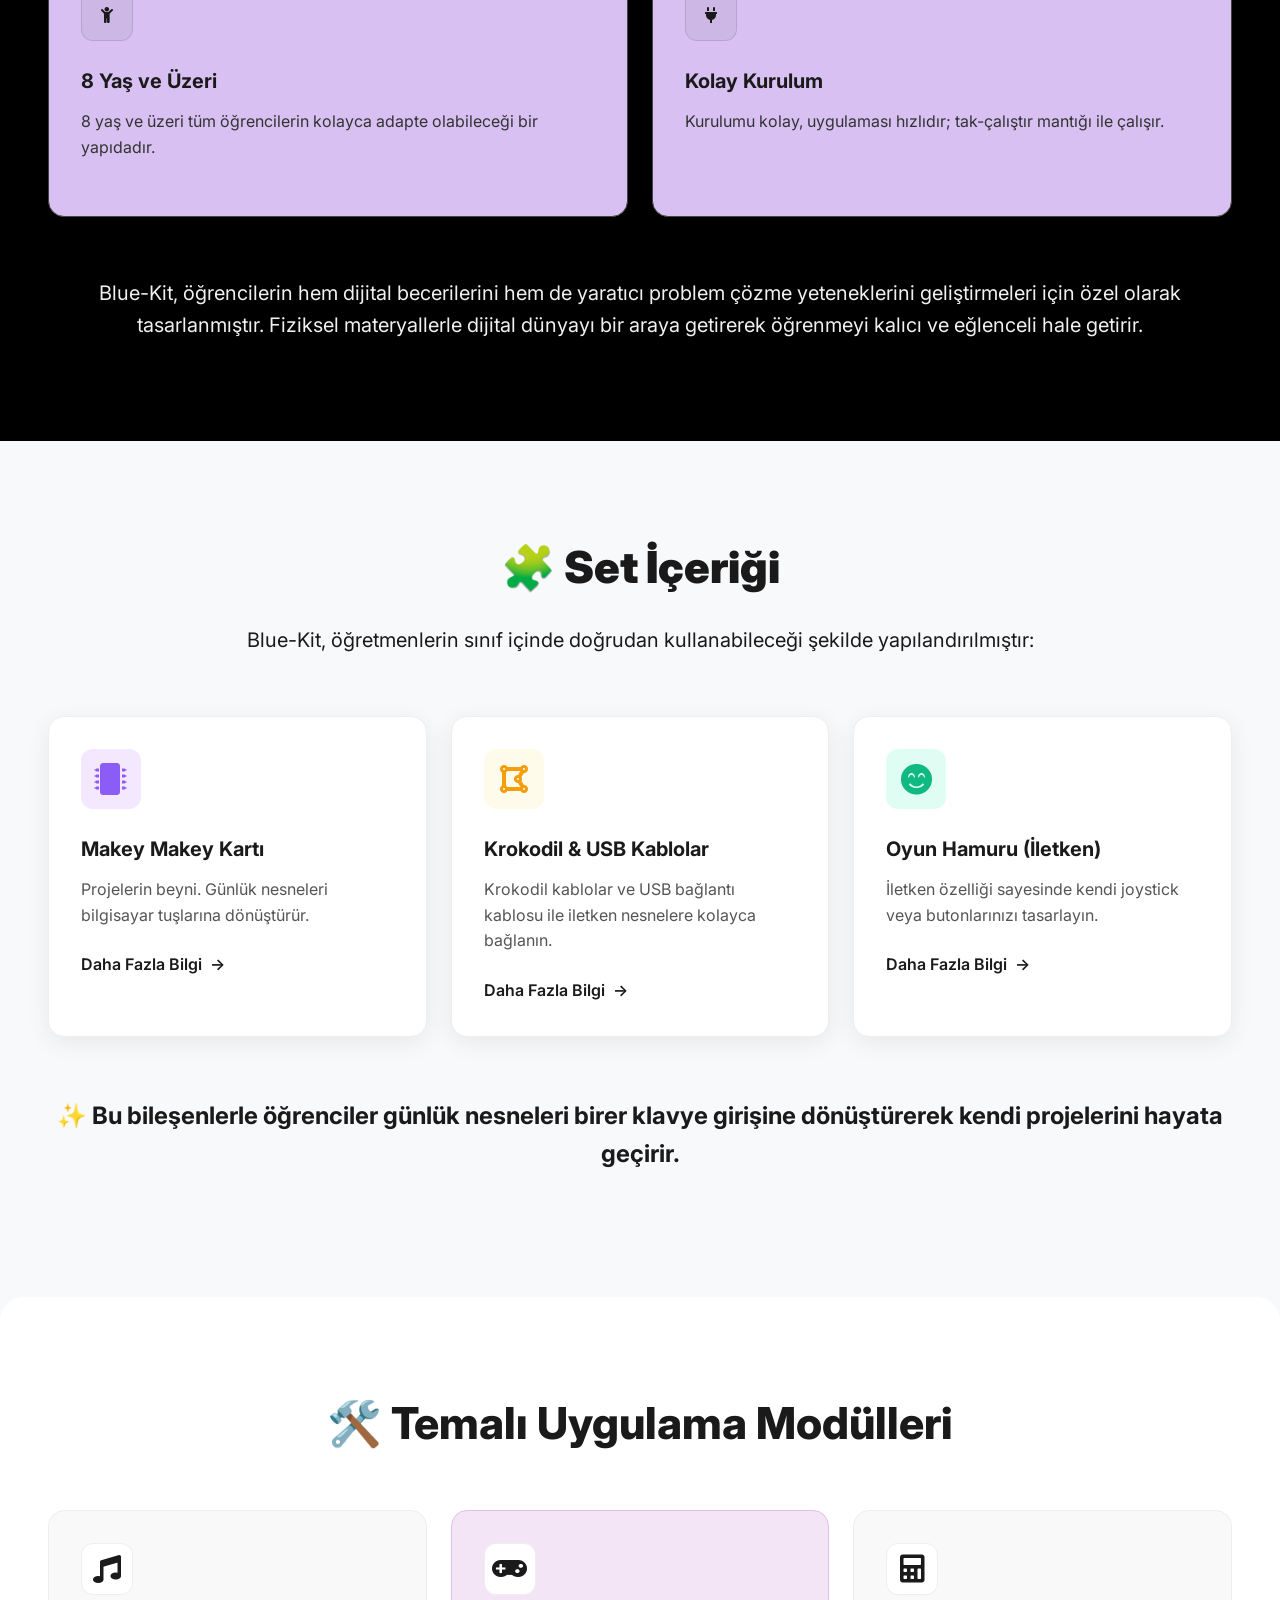
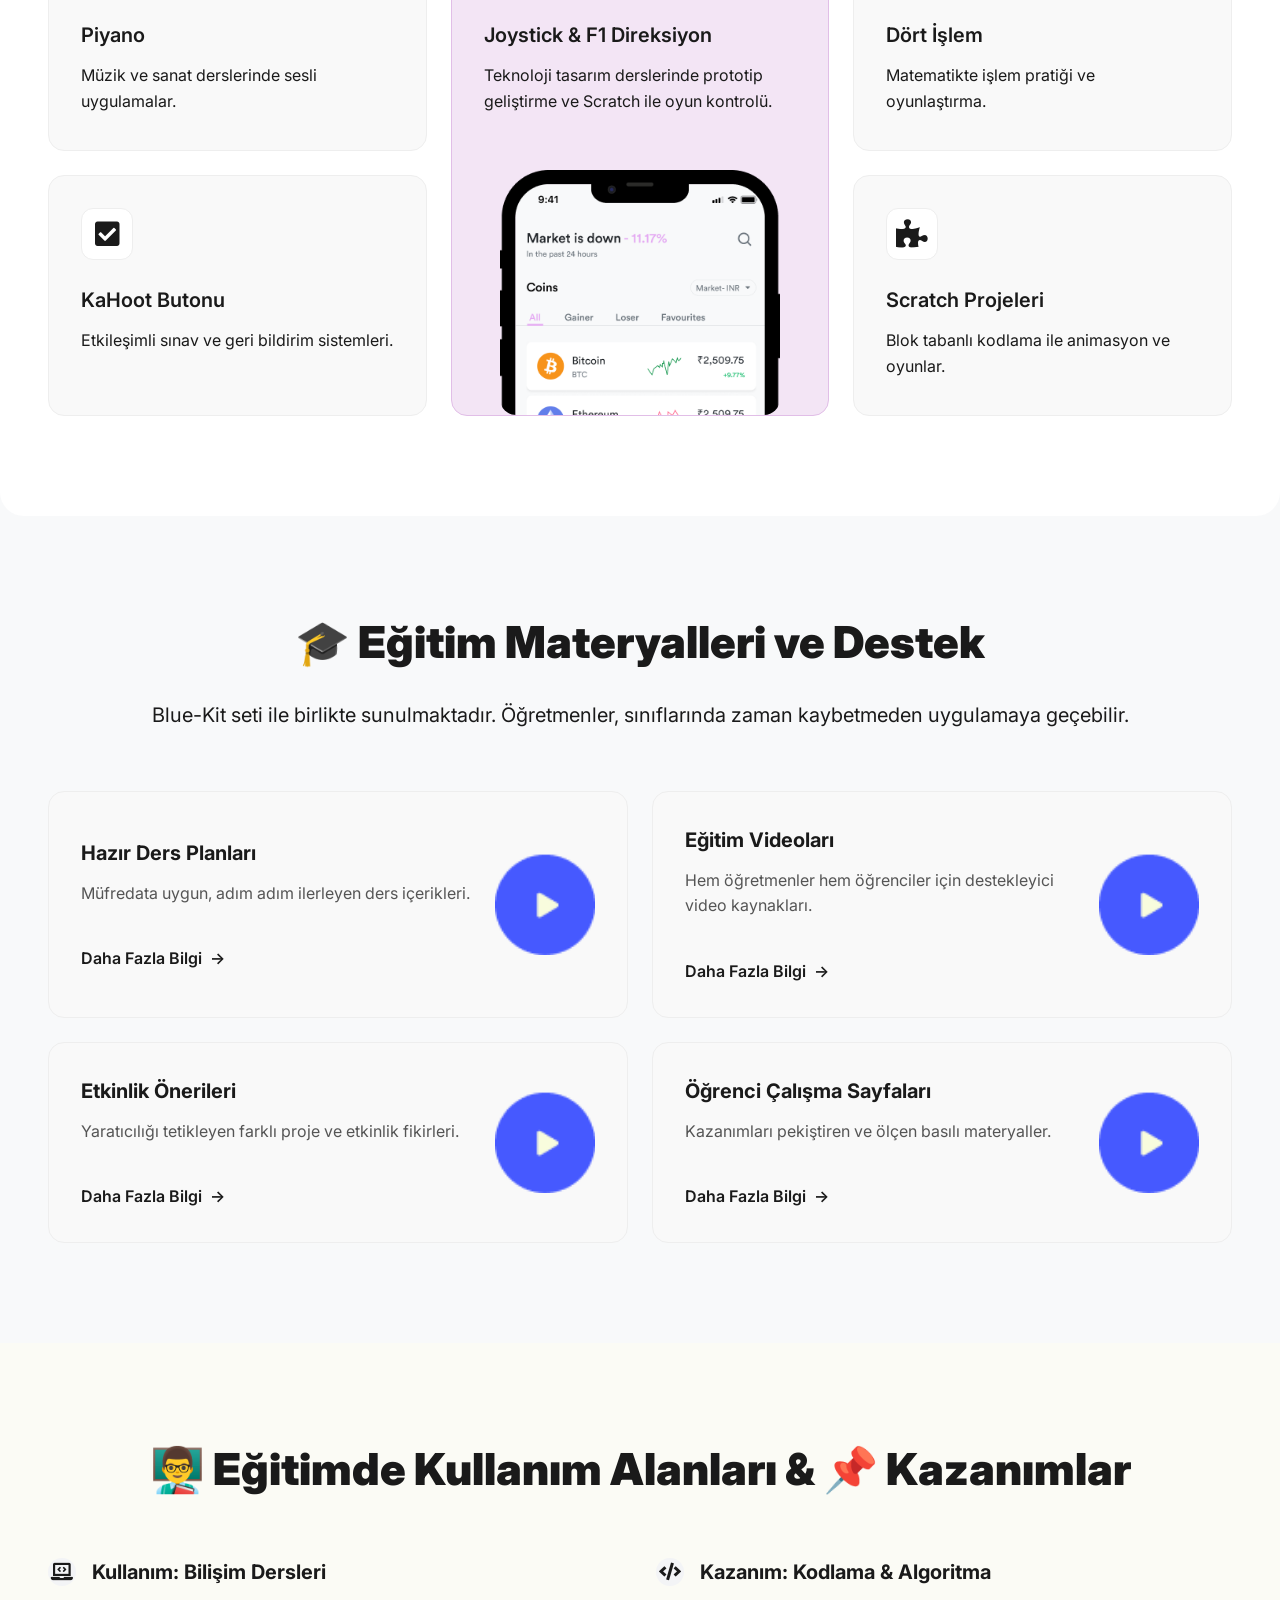
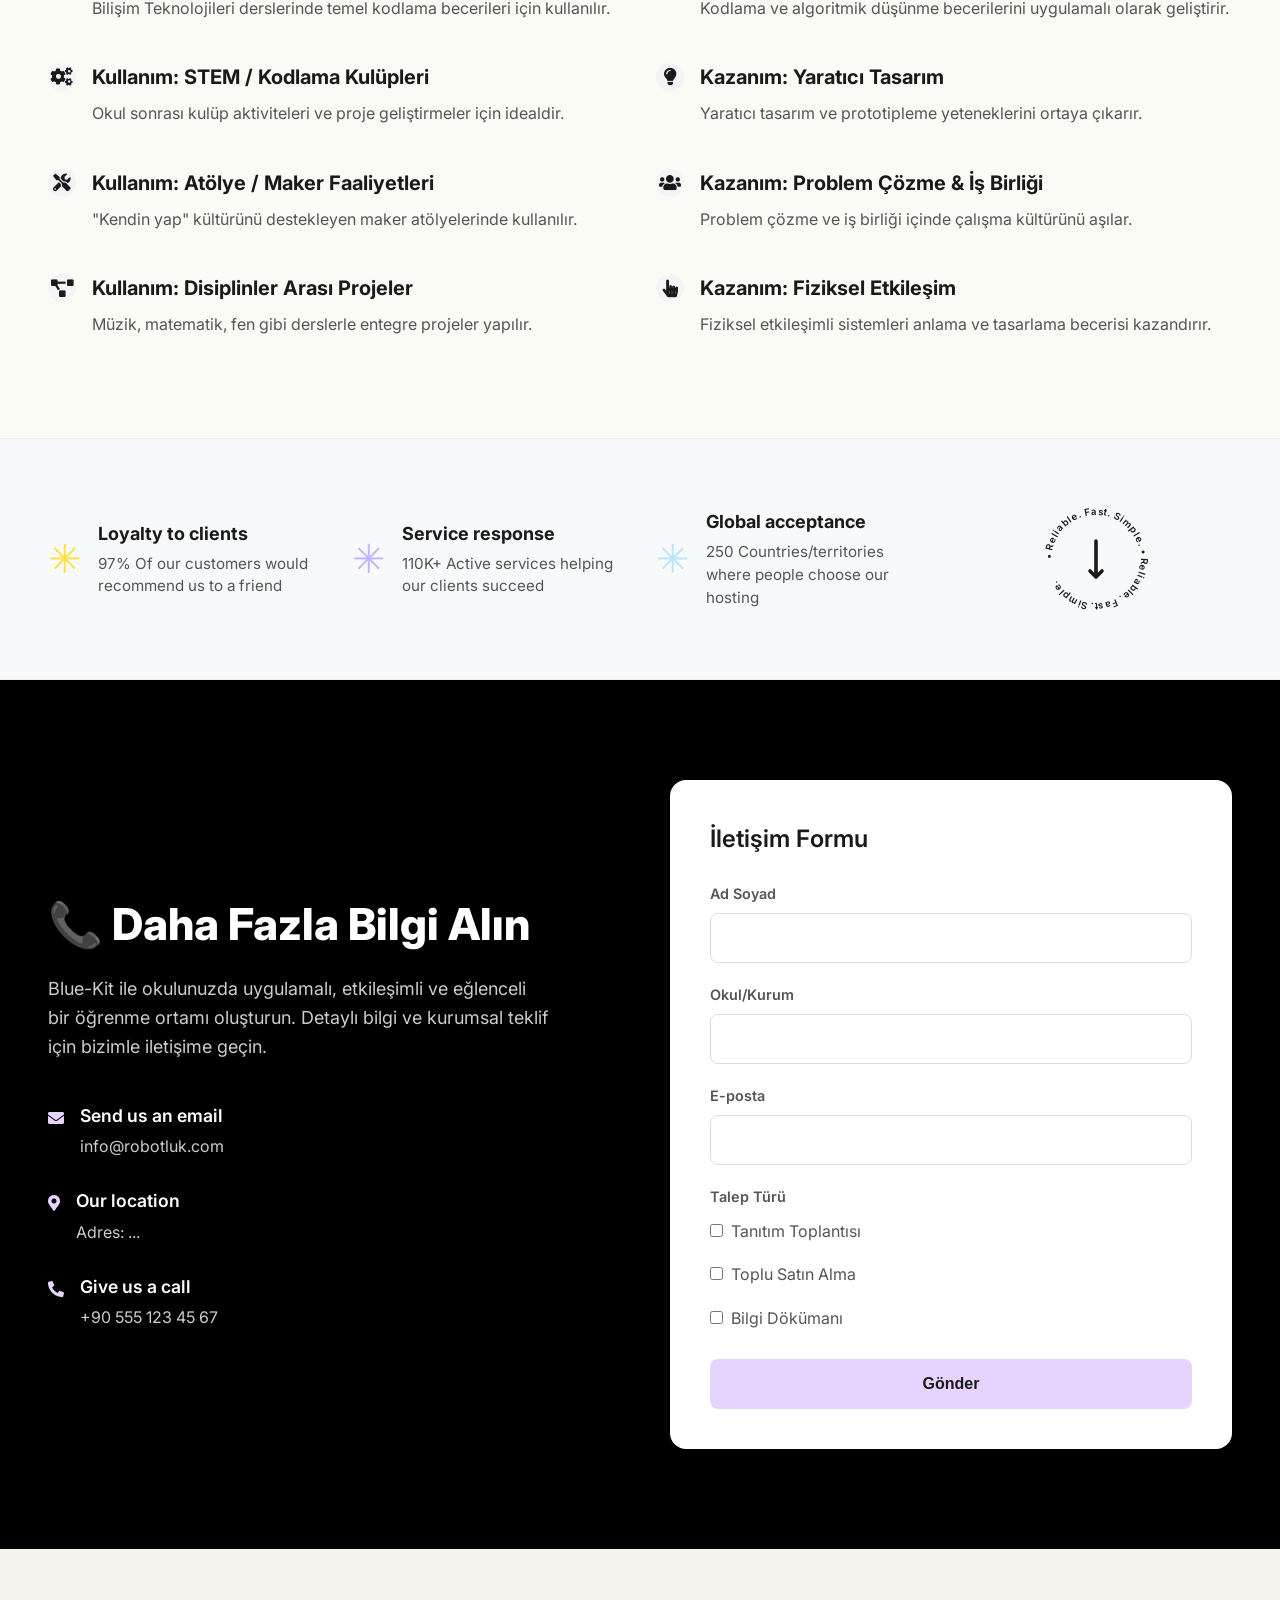
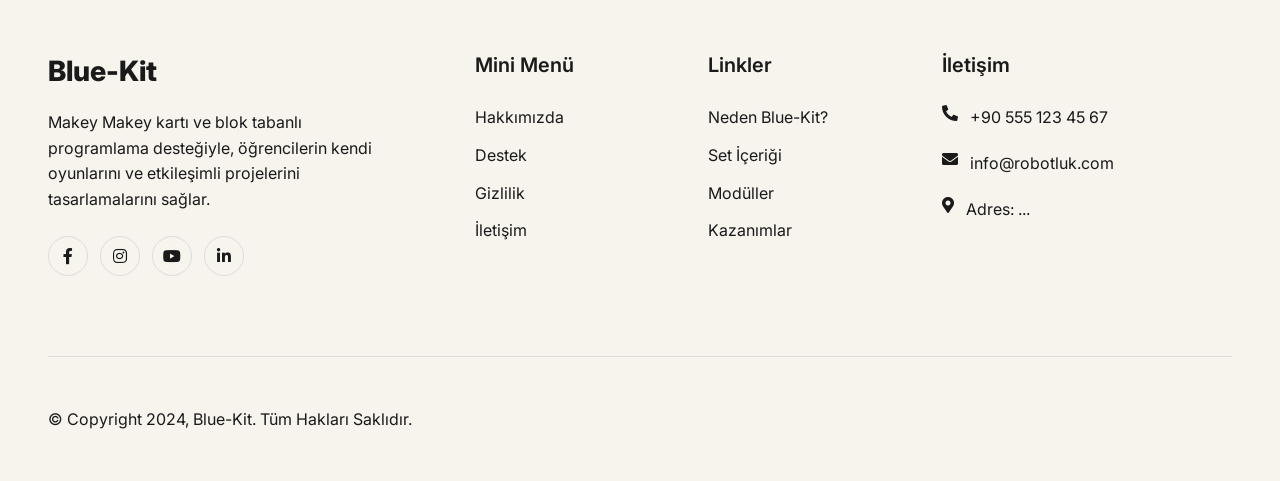
<file: all-kits/blue-kit.html>
<!DOCTYPE html>
<html lang="tr">
<head>
    <meta charset="UTF-8">
    <meta name="viewport" content="width=device-width, initial-scale=1.0">
    <title>Blue-Kit - Etkileşimli STEM Eğitimi</title>
    <link rel="preconnect" href="https://fonts.googleapis.com">
    <link rel="preconnect" href="https://fonts.gstatic.com" crossorigin>
    <link href="https://fonts.googleapis.com/css2?family=Inter:wght@400;600;800;900&display=swap" rel="stylesheet">
    <link rel="icon" type="image/x-icon" href="../assets/images/yeni_logo_yanyana-ezgif.com-crop.ico">
    <link rel="stylesheet" href="blue-kit.css">
    <link rel="stylesheet" href="https://cdnjs.cloudflare.com/ajax/libs/font-awesome/5.15.4/css/all.min.css">
</head>
<body>
    <header class="site-header">
        <nav class="main-nav">
            <a href="../index.html" class="logo">
                <img src='../assets/images/yeni_logo_yanyana.png' />
            </a>
            <ul class="nav-links">
                <li><a href="../index.html">Ana Sayfa</a></li>
                <li><a href="../et-edu.html">Et-Edu</a></li>
                <li class="nav-item dropdown">
                    <p class="dropdown-toggle">
                        Kitler <i class="fas fa-chevron-down"></i>
                    </p>
                    <ul class="dropdown-menu">
                        <li><a href="../all-kits.html">Tüm Kitler</a></li>
                        <li><a href="red-kit.html">Red-Kit</a></li>
                        <li><a href="blue-kit.html">Blue-Kit</a></li>
                        <li><a href="green-kit.html">Green-Kit</a></li>
                        <li><a href="black-kit.html">Black-Kit</a></li>
                    </ul>
                </li>
                <li class="nav-item dropdown">
                    <p class="dropdown-toggle">
                        Wood-Kit <i class="fas fa-chevron-down"></i>
                    </p>
                    <ul class="dropdown-menu">
                        <li><a href="../wood-kit.html">Wood-Kit</a></li>
                        <li><a href="../wood-kit-detail.html">Wood-Kit Detay</a></li>
                        <li><a href="../wood-kit-stem.html">Wood-Kit STEM</a></li>
                    </ul>
                </li>
                <li><a href="../educations.html">Eğitimler</a></li>
            </ul>
            <div class="header-actions">
                <a href="#" class="btn-demo btn-primary-nav">Demo Talebi</a>
                <button class="menu-toggle" aria-label="Open navigation menu">
                    <span></span>
                    <span></span>
                    <span></span>
                </button>
            </div>
        </nav>
    </header>
    <div class="page-container">
        <main>
            <div class='hero-container'>
                <section class="hero-section" id="hero">
                    <div class="hero-content">
                        <h1>Etkileşimli ve Uygulamalı STEM Eğitimine Yeni Bir Yaklaşım</h1>
                        <p>
                            Blue-Kit, Makey Makey kartı ve blok tabanlı programlama desteğiyle, öğrencilerin kendi oyunlarını, animasyonlarını ve etkileşimli projelerini tasarlamalarını sağlayan yenilikçi bir eğitim setidir.
                        </p>
                        <div class="cta-buttons">
                            <a href="#iletisim" class="btn btn-primary">Teklif Al</a>
                            <a href="#" class="btn btn-secondary">Tanıtım Videosu</a>
                            <a href="#" class="btn btn-secondary">Eğitim İçeriklerine Göz Atın</a>
                        </div>
                    </div>
                </section>
            </div>
            <section class="seo-services-section" id="nedir">
                <div class="seo-container">
                    <h2>🎯 Neden Blue-Kit?</h2>
                    <div class="seo-grid">
                        <div class="seo-card">
                            <div class="seo-icon"><i class="fas fa-chalkboard-teacher"></i></div>
                            <h3>Öğretmenler için</h3>
                            <p>Kullanıma hazır içerik desteği ile öğretmenler derslerini kolayca planlayabilir.</p>
                        </div>
                        <div class="seo-card">
                            <div class="seo-icon"><i class="fas fa-brain"></i></div>
                            <h3>STEM & Maker Odaklı</h3>
                            <p>Öğrencilerin problem çözme ve yaratıcılık gibi 21. yy. kazanımlarını destekler.</p>
                        </div>
                        <div class="seo-card">
                             <div class="seo-icon"><i class="fas fa-child"></i></div>
                            <h3>8 Yaş ve Üzeri</h3>
                            <p>8 yaş ve üzeri tüm öğrencilerin kolayca adapte olabileceği bir yapıdadır.</p>
                        </div>
                        <div class="seo-card">
                            <div class="seo-icon"><i class="fas fa-plug"></i></div>
                            <h3>Kolay Kurulum</h3>
                            <p>Kurulumu kolay, uygulaması hızlıdır; tak-çalıştır mantığı ile çalışır.</p>
                        </div>
                    </div>
                    <p style="text-align: center; font-size: 1.25rem; margin-top: 60px; color: #f0f0f0;">
                        Blue-Kit, öğrencilerin hem dijital becerilerini hem de yaratıcı problem çözme yeteneklerini geliştirmeleri için özel olarak tasarlanmıştır. Fiziksel materyallerle dijital dünyayı bir araya getirerek öğrenmeyi kalıcı ve eğlenceli hale getirir.
                    </p>
                </div>
            </section>
            <section class="team-features-section" id="icerik">
                <h2>🧩 Set İçeriği</h2>
                <p style="font-size: 1.25rem; font-weight: 400; text-align: center; margin-top: -30px; margin-bottom: 60px;">
                    Blue-Kit, öğretmenlerin sınıf içinde doğrudan kullanabileceği şekilde yapılandırılmıştır:
                </p>
                <div class="team-features-grid">
                    <div class="team-feature-card" style="background-color: #fff; box-shadow: 0 6px 24px rgba(0,0,0,0.07);">
                        <div class="team-feature-icon" style="width: 60px; height: 60px; display: flex; align-items: center; justify-content: center; background-color: #f3e8ff; border-radius: 12px;">
                            <i class="fas fa-microchip" style="font-size: 32px; color: #8b5cf6;"></i>
                        </div>
                        <h3>Makey Makey Kartı</h3>
                        <p>Projelerin beyni. Günlük nesneleri bilgisayar tuşlarına dönüştürür.</p>
                        <a href="#" class="learn-more-link">
                            Daha Fazla Bilgi <span>&rarr;</span>
                        </a>
                    </div>
                    <div class="team-feature-card" style="background-color: #fff; box-shadow: 0 6px 24px rgba(0,0,0,0.07);">
                        <div class="team-feature-icon" style="width: 60px; height: 60px; display: flex; align-items: center; justify-content: center; background-color: #fffbeb; border-radius: 12px;">
                            <i class="fas fa-draw-polygon" style="font-size: 32px; color: #f59e0b;"></i>
                        </div>
                        <h3>Krokodil & USB Kablolar</h3>
                        <p>Krokodil kablolar ve USB bağlantı kablosu ile iletken nesnelere kolayca bağlanın.</p>
                        <a href="#" class="learn-more-link">
                            Daha Fazla Bilgi <span>&rarr;</span>
                        </a>
                    </div>
                    <div class="team-feature-card" style="background-color: #fff; box-shadow: 0 6px 24px rgba(0,0,0,0.07);">
                        <div class="team-feature-icon" style="width: 60px; height: 60px; display: flex; align-items: center; justify-content: center; background-color: #e0fdf4; border-radius: 12px;">
                            <i class="fas fa-smile-beam" style="font-size: 32px; color: #10b981;"></i>
                        </div>
                        <h3>Oyun Hamuru (İletken)</h3>
                        <p>İletken özelliği sayesinde kendi joystick veya butonlarınızı tasarlayın.</p>
                        <a href="#" class="learn-more-link">
                            Daha Fazla Bilgi <span>&rarr;</span>
                        </a>
                    </div>
                </div>
                <h3 style="font-size: 1.5rem; font-weight: 700; text-align: center; margin-top: 60px;">
                    ✨ Bu bileşenlerle öğrenciler günlük nesneleri birer klavye girişine dönüştürerek kendi projelerini hayata geçirir.
                </h3>
            </section>
            <section class="features-section" id="moduller">
                <h2>🛠️ Temalı Uygulama Modülleri</h2>
                <div class="features-grid">
                    <div class="feature-card">
                        <div class="feature-icon">
                            <i class="fas fa-music"></i>
                        </div>
                        <h3>Piyano</h3>
                        <p>Müzik ve sanat derslerinde sesli uygulamalar.</p>
                    </div>
                    <div class="feature-card feature-card-highlight">
                        <div class="highlight-content">
                            <div class="feature-icon">
                                <i class="fas fa-gamepad"></i>
                            </div>
                            <h3>Joystick & F1 Direksiyon</h3>
                            <p>Teknoloji tasarım derslerinde prototip geliştirme ve Scratch ile oyun kontrolü.</p>
                        </div>
                        <div class="phone-image-wrapper">
                            <img src="../assets/images/phone.png" alt="Crypto app on smartphone">
                        </div>
                    </div>
                    <div class="feature-card">
                        <div class="feature-icon">
                            <i class="fas fa-calculator"></i>
                        </div>
                        <h3>Dört İşlem</h3>
                        <p>Matematikte işlem pratiği ve oyunlaştırma.</p>
                    </div>
                    <div class="feature-card">
                        <div class="feature-icon">
                            <i class="fas fa-check-square"></i>
                        </div>
                        <h3>KaHoot Butonu</h3>
                        <p>Etkileşimli sınav ve geri bildirim sistemleri.</p>
                    </div>
                    <div class="feature-card">
                        <div class="feature-icon">
                            <i class="fas fa-puzzle-piece"></i>
                        </div>
                        <h3>Scratch Projeleri</h3>
                        <p>Blok tabanlı kodlama ile animasyon ve oyunlar.</p>
                    </div>
                </div>
            </section>
            <section class="offerings-section" id="materyaller">
                <h2>🎓 Eğitim Materyalleri ve Destek</h2>
                <p style="font-size: 1.25rem; font-weight: 400; text-align: center; margin-top: -30px; margin-bottom: 60px;">
                    Blue-Kit seti ile birlikte sunulmaktadır. Öğretmenler, sınıflarında zaman kaybetmeden uygulamaya geçebilir.
                </p>
                <div class="offerings-grid">
                    <div class="offering-card">
                        <div class="offering-content">
                            <h3>Hazır Ders Planları</h3>
                            <p>Müfredata uygun, adım adım ilerleyen ders içerikleri.</p>
                            <a href="#" class="learn-more-link" style="margin-top: 16px;">
                                Daha Fazla Bilgi <span>&rarr;</span>
                            </a>
                        </div>
                        <img src="../assets/images/play-btn.png" alt="Ders Planları İkonu" class="offering-icon">
                    </div>
                    <div class="offering-card">
                        <div class="offering-content">
                            <h3>Eğitim Videoları</h3>
                            <p>Hem öğretmenler hem öğrenciler için destekleyici video kaynakları.</p>
                            <a href="#" class="learn-more-link" style="margin-top: 16px;">
                                Daha Fazla Bilgi <span>&rarr;</span>
                            </a>
                        </div>
                        <img src="../assets/images/play-btn.png" alt="Eğitim Videoları İkonu" class="offering-icon">
                    </div>
                    <div class="offering-card">
                        <div class="offering-content">
                            <h3>Etkinlik Önerileri</h3>
                            <p>Yaratıcılığı tetikleyen farklı proje ve etkinlik fikirleri.</p>
                            <a href="#" class="learn-more-link" style="margin-top: 16px;">
                                Daha Fazla Bilgi <span>&rarr;</span>
                            </a>
                        </div>
                        <img src="../assets/images/play-btn.png" alt="Etkinlik Önerileri İkonu" class="offering-icon">
                    </div>
                    <div class="offering-card">
                        <div class="offering-content">
                            <h3>Öğrenci Çalışma Sayfaları</h3>
                            <p>Kazanımları pekiştiren ve ölçen basılı materyaller.</p>
                            <a href="#" class="learn-more-link" style="margin-top: 16px;">
                                Daha Fazla Bilgi <span>&rarr;</span>
                            </a>
                        </div>
                        <img src="../assets/images/play-btn.png" alt="Çalışma Sayfaları İkonu" class="offering-icon">
                    </div>
                </div>
            </section>
            <section class="faq-section" id="kazanimlar">
                <h2>👨‍🏫 Eğitimde Kullanım Alanları & 📌 Kazanımlar</h2>
                <div class="faq-grid">
                    <div class="faq-item">
                        <span class="faq-icon"><i class="fas fa-laptop-code"></i></span>
                        <div class="faq-text">
                            <h3>Kullanım: Bilişim Dersleri</h3>
                            <p>Bilişim Teknolojileri derslerinde temel kodlama becerileri için kullanılır.</p>
                        </div>
                    </div>
                    <div class="faq-item">
                        <span class="faq-icon"><i class="fas fa-code"></i></span>
                        <div class="faq-text">
                            <h3>Kazanım: Kodlama & Algoritma</h3>
                            <p>Kodlama ve algoritmik düşünme becerilerini uygulamalı olarak geliştirir.</p>
                        </div>
                    </div>
                    <div class="faq-item">
                        <span class="faq-icon"><i class="fas fa-cogs"></i></span>
                        <div class="faq-text">
                            <h3>Kullanım: STEM / Kodlama Kulüpleri</h3>
                            <p>Okul sonrası kulüp aktiviteleri ve proje geliştirmeler için idealdir.</p>
                        </div>
                    </div>
                    <div class="faq-item">
                        <span class="faq-icon"><i class="fas fa-lightbulb"></i></span>
                        <div class="faq-text">
                            <h3>Kazanım: Yaratıcı Tasarım</h3>
                            <p>Yaratıcı tasarım ve prototipleme yeteneklerini ortaya çıkarır.</p>
                        </div>
                    </div>
                    <div class="faq-item">
                        <span class="faq-icon"><i class="fas fa-tools"></i></span>
                        <div class="faq-text">
                            <h3>Kullanım: Atölye / Maker Faaliyetleri</h3>
                            <p>"Kendin yap" kültürünü destekleyen maker atölyelerinde kullanılır.</p>
                        </div>
                    </div>
                    <div class="faq-item">
                        <span class="faq-icon"><i class="fas fa-users"></i></span>
                        <div class="faq-text">
                            <h3>Kazanım: Problem Çözme & İş Birliği</h3>
                            <p>Problem çözme ve iş birliği içinde çalışma kültürünü aşılar.</p>
                        </div>
                    </div>
                    <div class="faq-item">
                        <span class="faq-icon"><i class="fas fa-project-diagram"></i></span>
                        <div class="faq-text">
                            <h3>Kullanım: Disiplinler Arası Projeler</h3>
                            <p>Müzik, matematik, fen gibi derslerle entegre projeler yapılır.</p>
                        </div>
                    </div>
                    <div class="faq-item">
                        <span class="faq-icon"><i class="fas fa-hand-pointer"></i></span>
                        <div class="faq-text">
                            <h3>Kazanım: Fiziksel Etkileşim</h3>
                            <p>Fiziksel etkileşimli sistemleri anlama ve tasarlama becerisi kazandırır.</p>
                        </div>
                    </div>
                </div>
            </section>
            <section class="features-row-section">
                <div class="features-row-grid">
                    <div class="feature-item">
                        <div class="feature-row-icon icon-yellow">✳</div>
                        <div class="feature-row-text">
                            <h3>Loyalty to clients</h3>
                            <p>97% Of our customers would recommend us to a friend</p>
                        </div>
                    </div>
                    <div class="feature-item">
                        <div class="feature-row-icon icon-purple">✳</div>
                        <div class="feature-row-text">
                            <h3>Service response</h3>
                            <p>110K+ Active services helping our clients succeed</p>
                        </div>
                    </div>
                    <div class="feature-item">
                        <div class="feature-row-icon icon-blue">✳</div>
                        <div class="feature-row-text">
                            <h3>Global acceptance</h3>
                            <p>250 Countries/territories where people choose our hosting</p>
                        </div>
                    </div>
                    <div class="feature-item-circular">
                        <svg viewBox="0 0 100 100">
                            <path d="M 50, 50 m -37, 0 a 37,37 0 1,1 74,0 a 37,37 0 1,1 -74,0" id="circlePathFeatures" fill="none"/>
                            <text fill="#1a1a1a" font-family="Inter, sans-serif" font-size="8" font-weight="600" letter-spacing="0.5">
                                <textPath xlink:href="#circlePathFeatures">
                                    • Reliable. Fast. Simple. • Reliable. Fast. Simple.
                                </textPath>
                            </text>
                            <path d="M 50, 35 L 50, 65 M 50, 65 L 45, 60 M 50, 65 L 55, 60" 
                                  stroke="#1a1a1a" stroke-width="3" fill="none" stroke-linecap="round" stroke-linejoin="round" />
                        </svg>
                    </div>
                </div>
            </section>
            <section class="contact-section" id="iletisim">
                <div class="contact-container">
                    <div class="contact-info">
                        <h2>📞 Daha Fazla Bilgi Alın</h2>
                        <p>
                            Blue-Kit ile okulunuzda uygulamalı, etkileşimli ve eğlenceli bir öğrenme ortamı oluşturun.
                            Detaylı bilgi ve kurumsal teklif için bizimle iletişime geçin.
                        </p>
                        <ul class="contact-details-list">
                            <li>
                                <div class="icon"><i class="fas fa-envelope"></i></div>
                                <div class="text-content">
                                    <span>Send us an email</span>
                                    <a href="mailto:info@robotluk.com">info@robotluk.com</a>
                                </div>
                            </li>
                            <li>
                                <div class="icon"><i class="fas fa-map-marker-alt"></i></div>
                                <div class="text-content">
                                    <span>Our location</span>
                                    Adres: ...
                                </div>
                            </li>
                            <li>
                                <div class="icon"><i class="fas fa-phone-alt"></i></div>
                                <div class="text-content">
                                    <span>Give us a call</span>
                                    <a href="tel:+905551234567">+90 555 123 45 67</a>
                                </div>
                            </li>
                        </ul>
                    </div>
                    <div class="contact-form-wrapper">
                        <form class="contact-form">
                            <h3>İletişim Formu</h3>
                            <div class="form-group">
                                <label for="name">Ad Soyad</label>
                                <input type="text" id="name" name="name" required>
                            </div>
                            <div class="form-group">
                                <label for="institution">Okul/Kurum</label>
                                <input type="text" id="institution" name="institution">
                            </div>
                            <div class="form-group">
                                <label for="email">E-posta</label>
                                <input type="email" id="email" name="email" required>
                            </div>
                            <div class="form-group">
                                <label>Talep Türü</label>
                                <div style="display: flex; flex-direction: column; gap: 10px; margin-top: 10px;">
                                    <label for="talep1" style="font-weight: 400; font-size: 1rem;"><input type="checkbox" id="talep1" name="talep" value="tanitim" style="margin-right: 8px;">Tanıtım Toplantısı</label>
                                    <label for="talep2" style="font-weight: 400; font-size: 1rem;"><input type="checkbox" id="talep2" name="talep" value="satin_alma" style="margin-right: 8px;">Toplu Satın Alma</label>
                                    <label for="talep3" style="font-weight: 400; font-size: 1rem;"><input type="checkbox" id="talep3" name="talep" value="bilgi" style="margin-right: 8px;">Bilgi Dökümanı</label>
                                </div>
                            </div>
                            <button type="submit" class="btn btn-form-submit">Gönder</button>
                        </form>
                    </div>
                </div>
            </section>
        </main>
    </div> 
    <footer class="site-footer-wrapper">
        <div class="footer-main">
            <div class="footer-col about">
                <a href="#" class="footer-logo">Blue-Kit</a>
                <p>
                    Makey Makey kartı ve blok tabanlı programlama desteğiyle, öğrencilerin kendi oyunlarını ve etkileşimli projelerini tasarlamalarını sağlar.
                </p>
                <div class="social-icons">
                    <a href="#" aria-label="Facebook"><i class="fab fa-facebook-f"></i></a>
                    <a href="#" aria-label="Instagram"><i class="fab fa-instagram"></i></a>
                    <a href="#" aria-label="YouTube"><i class="fab fa-youtube"></i></a>
                    <a href="#" aria-label="LinkedIn"><i class="fab fa-linkedin-in"></i></a>
                </div>
            </div>
            <div class="footer-col links">
                <h4>Mini Menü</h4>
                <ul>
                    <li><a href="#">Hakkımızda</a></li>
                    <li><a href="#">Destek</a></li>
                    <li><a href="#">Gizlilik</a></li>
                    <li><a href="#iletisim">İletişim</a></li>
                </ul>
            </div>
            <div class="footer-col links">
                <h4>Linkler</h4>
                <ul>
                    <li><a href="#nedir">Neden Blue-Kit?</a></li>
                    <li><a href="#icerik">Set İçeriği</a></li>
                    <li><a href="#moduller">Modüller</a></li>
                    <li><a href="#kazanimlar">Kazanımlar</a></li>
                </ul>
            </div>
            <div class="footer-col contact">
                <h4>İletişim</h4>
                <ul>
                    <li>
                        <i class="fas fa-phone-alt"></i>
                        <a href="tel:+905551234567">+90 555 123 45 67</a>
                    </li>
                    <li>
                        <i class="fas fa-envelope"></i>
                        <a href="mailto:info@robotluk.com">info@robotluk.com</a>
                    </li>
                    <li>
                        <i class="fas fa-map-marker-alt"></i>
                        <span>Adres: ...</span>
                    </li>
                </ul>
            </div>
        </div>
        <div class="footer-bottom">
            <p>© Copyright 2024, Blue-Kit. Tüm Hakları Saklıdır.</p>
            <a href="#" class="scroll-to-top" aria-label="Scroll to top">
                &uarr;
            </a>
        </div>
    </footer>
    <div class="mobile-menu-overlay">
        <div class="mobile-menu-content">
            <button class="close-menu" aria-label="Close navigation menu">&times;</button>
            <ul class="mobile-nav-links">
                <li><a href="../index.html">Ana Sayfa</a></li>
                <li><a href="../et-edu.html">Et-Edu</a></li>
                <li class="mobile-dropdown">
                    <div class="mobile-dropdown-header">
                        <p>Kitler</p>
                        <span class="mobile-toggle-btn"><i class="fas fa-chevron-down"></i></span>
                    </div>
                    <ul class="mobile-dropdown-menu">
                        <li><a href="../all-kits.html">Tüm Kitler</a></li>
                        <li><a href="red-kit.html">Red-Kit</a></li>
                        <li><a href="blue-kit.html">Blue-Kit</a></li>
                        <li><a href="green-kit.html">Green-Kit</a></li>
                        <li><a href="black-kit.html">Black-Kit</a></li>
                    </ul>
                </li>
                <li class="mobile-dropdown">
                    <div class="mobile-dropdown-header">
                        <p>Wood-Kit</p>
                        <span class="mobile-toggle-btn"><i class="fas fa-chevron-down"></i></span>
                    </div>
                    <ul class="mobile-dropdown-menu">
                        <li><a href="../wood-kit.html">Wood-Kit</a></li>
                        <li><a href="../wood-kit-detail.html">Wood-Kit Detay</a></li>
                        <li><a href="../wood-kit-stem.html">Wood-Kit STEM</a></li>
                    </ul>
                </li>
                <li><a href="../educations.html">Eğitimler</a></li>
            </ul>
        </div>
    </div>
    <script src="blue-kit.js"></script>
</body>
</html>
</file>
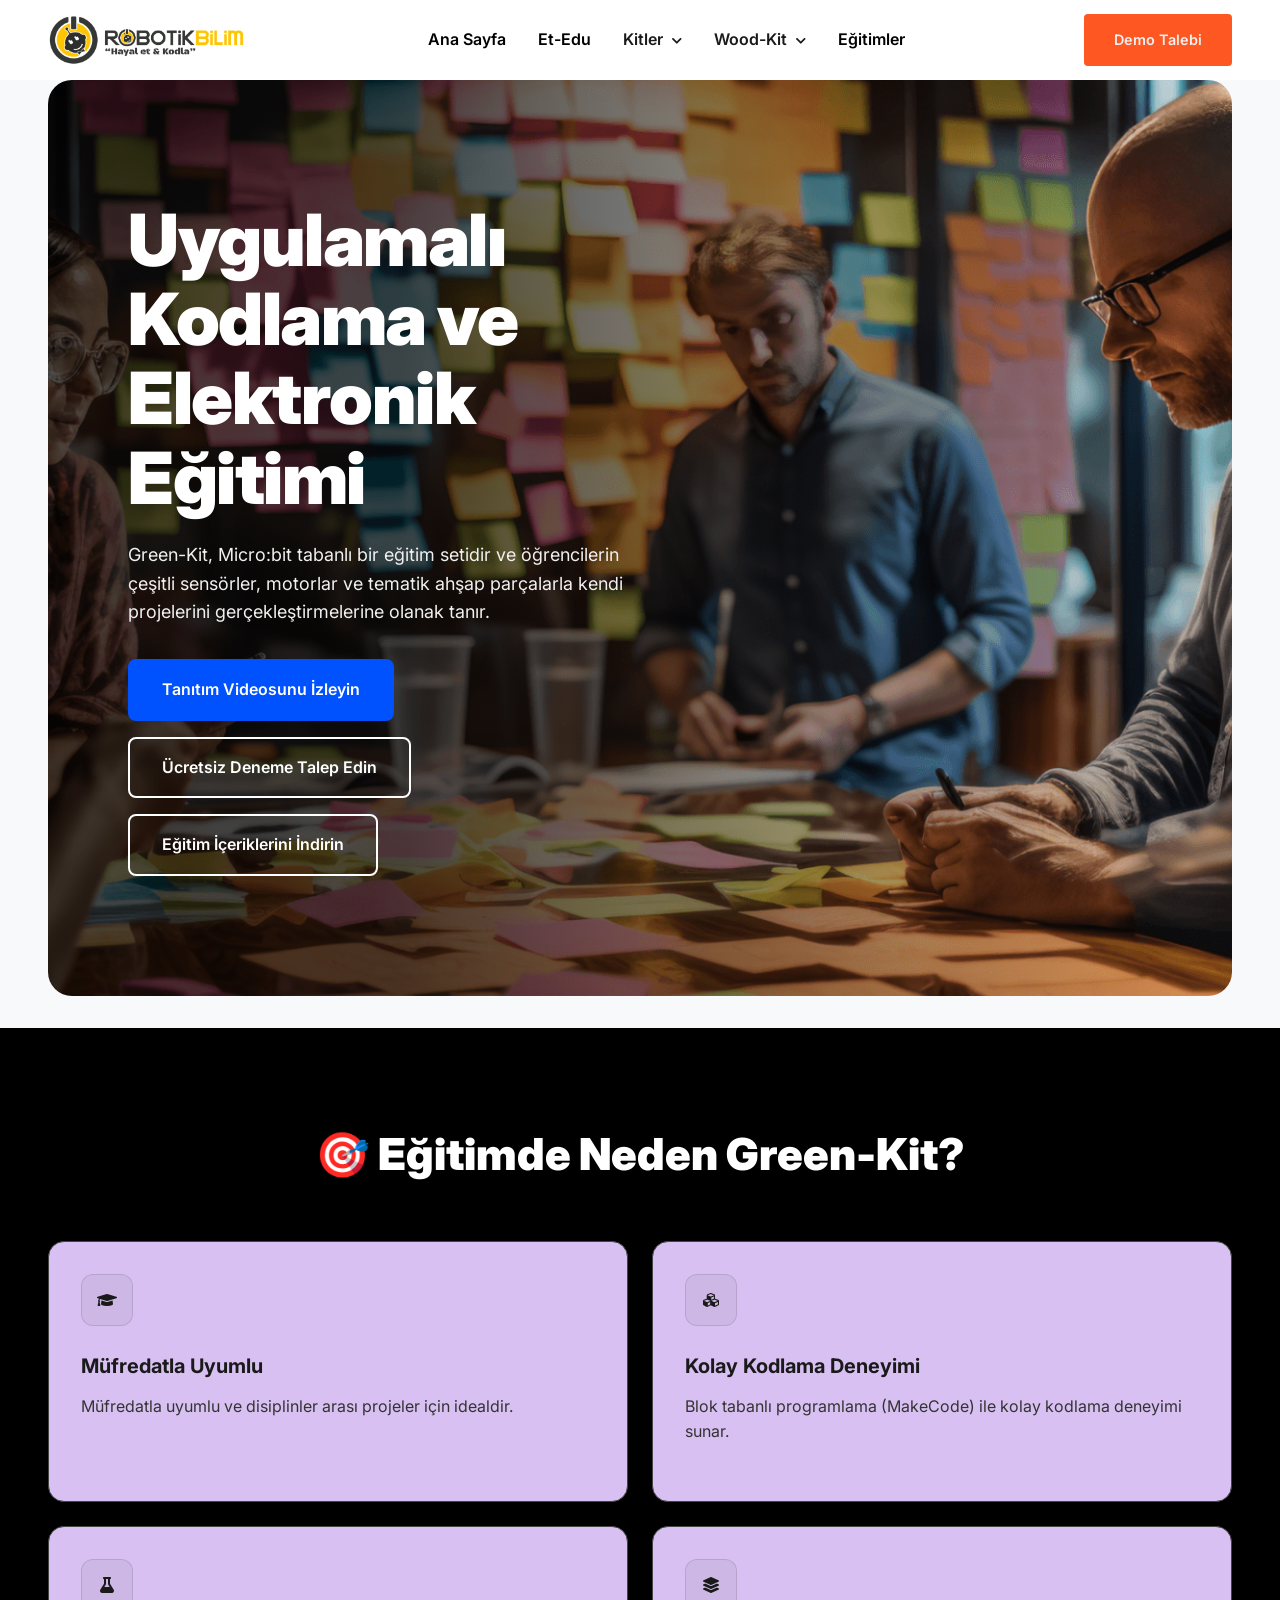
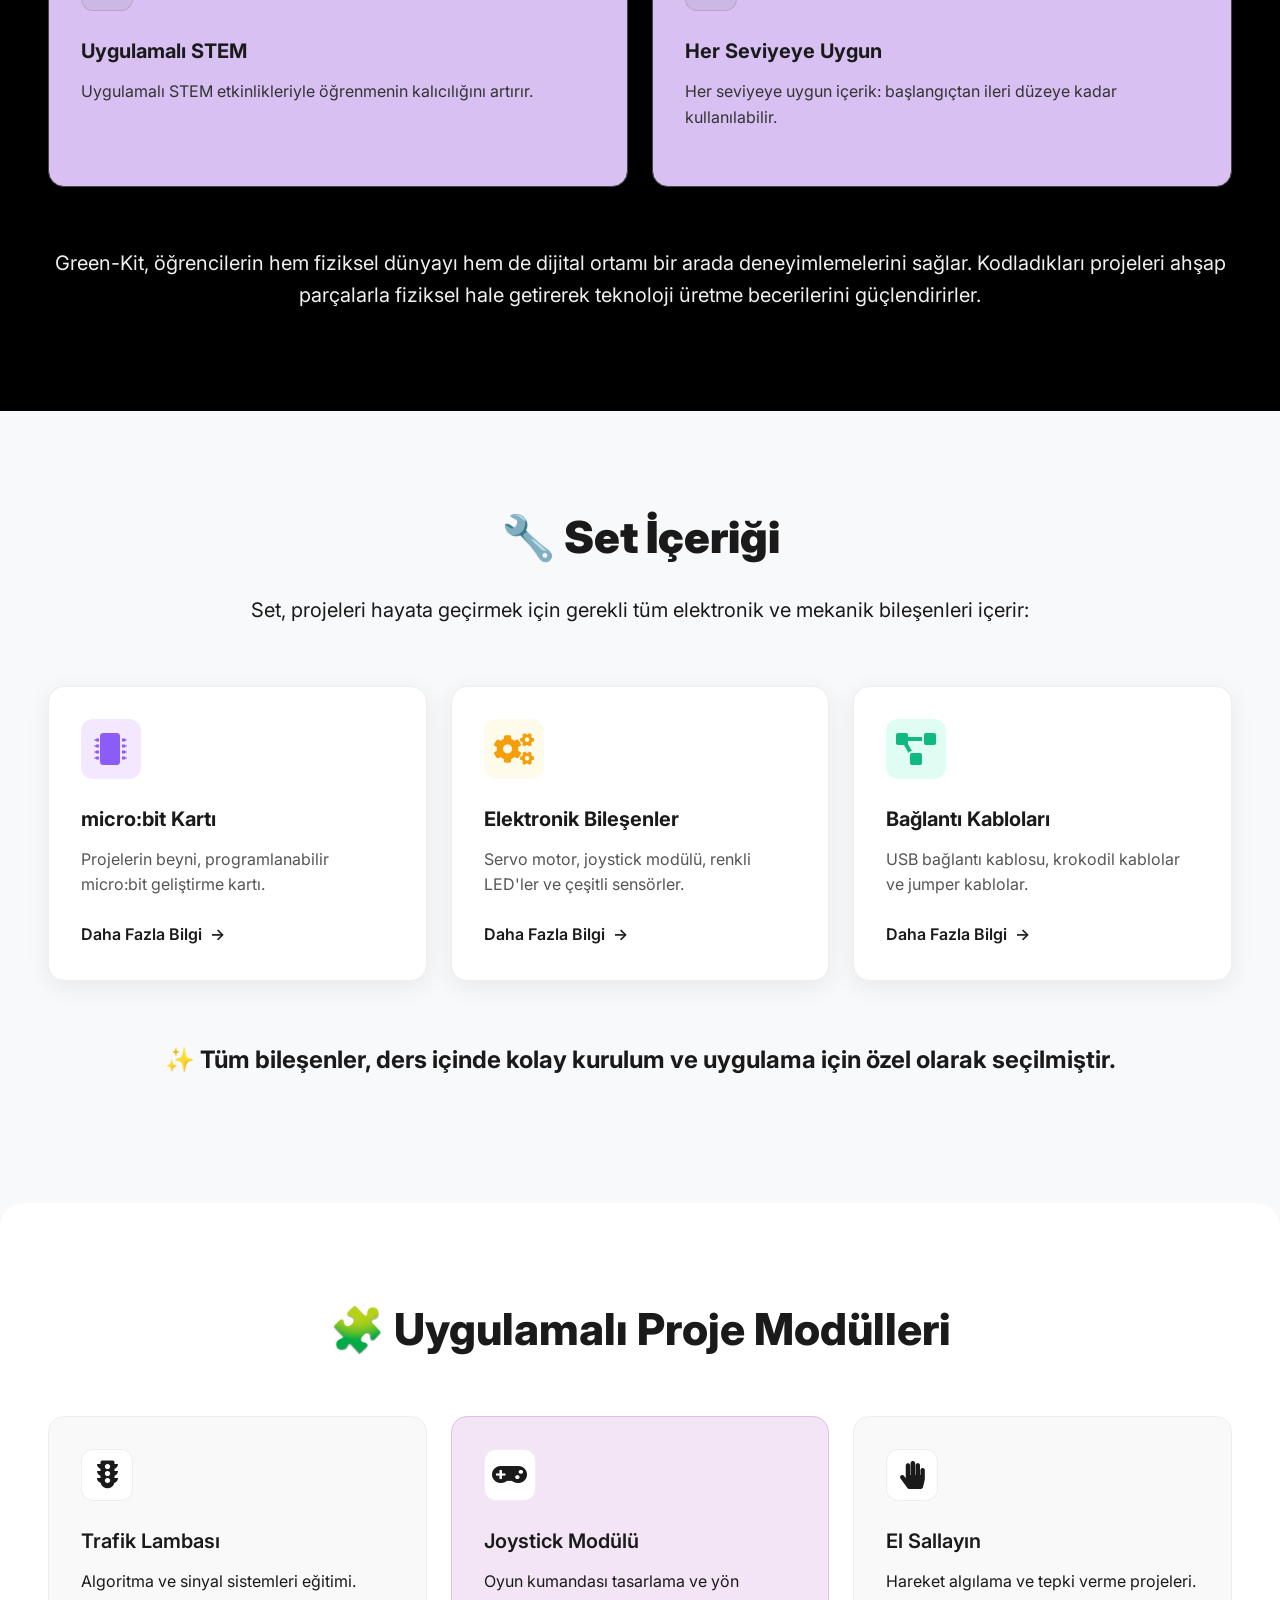
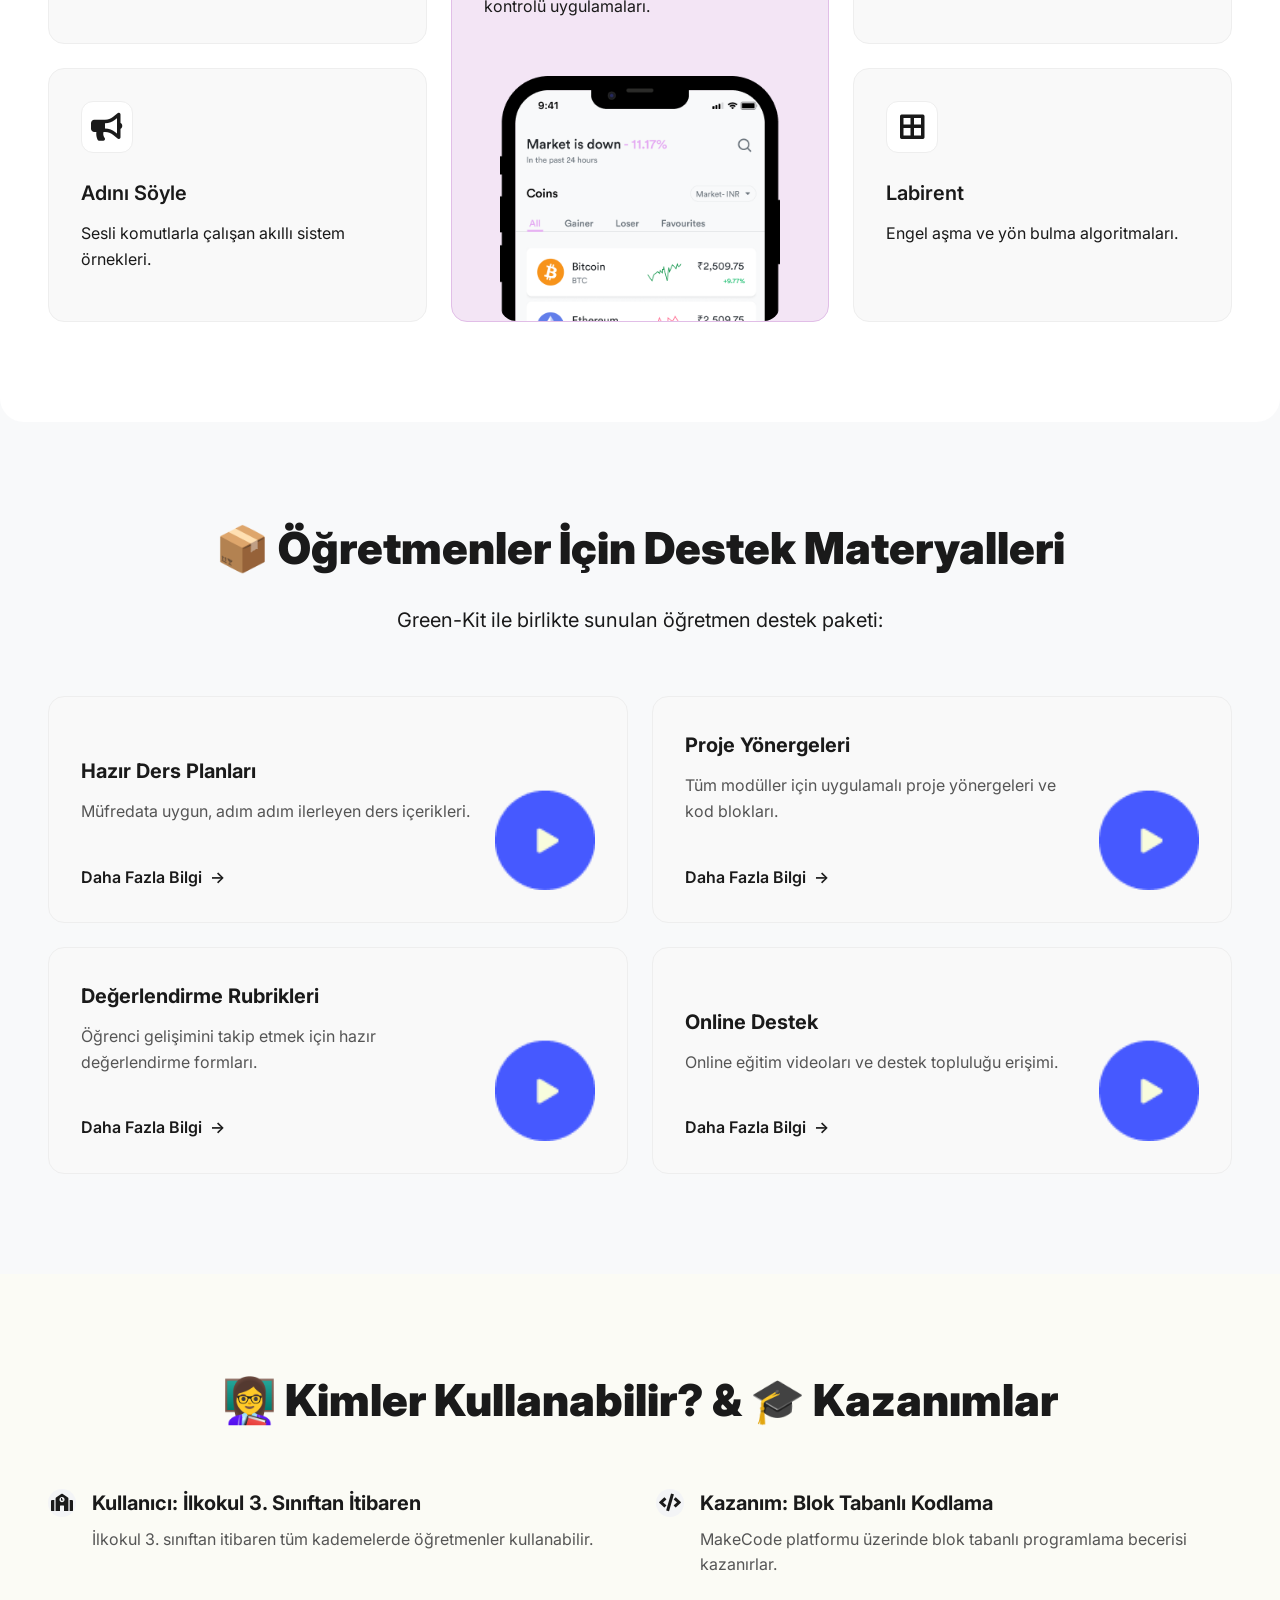
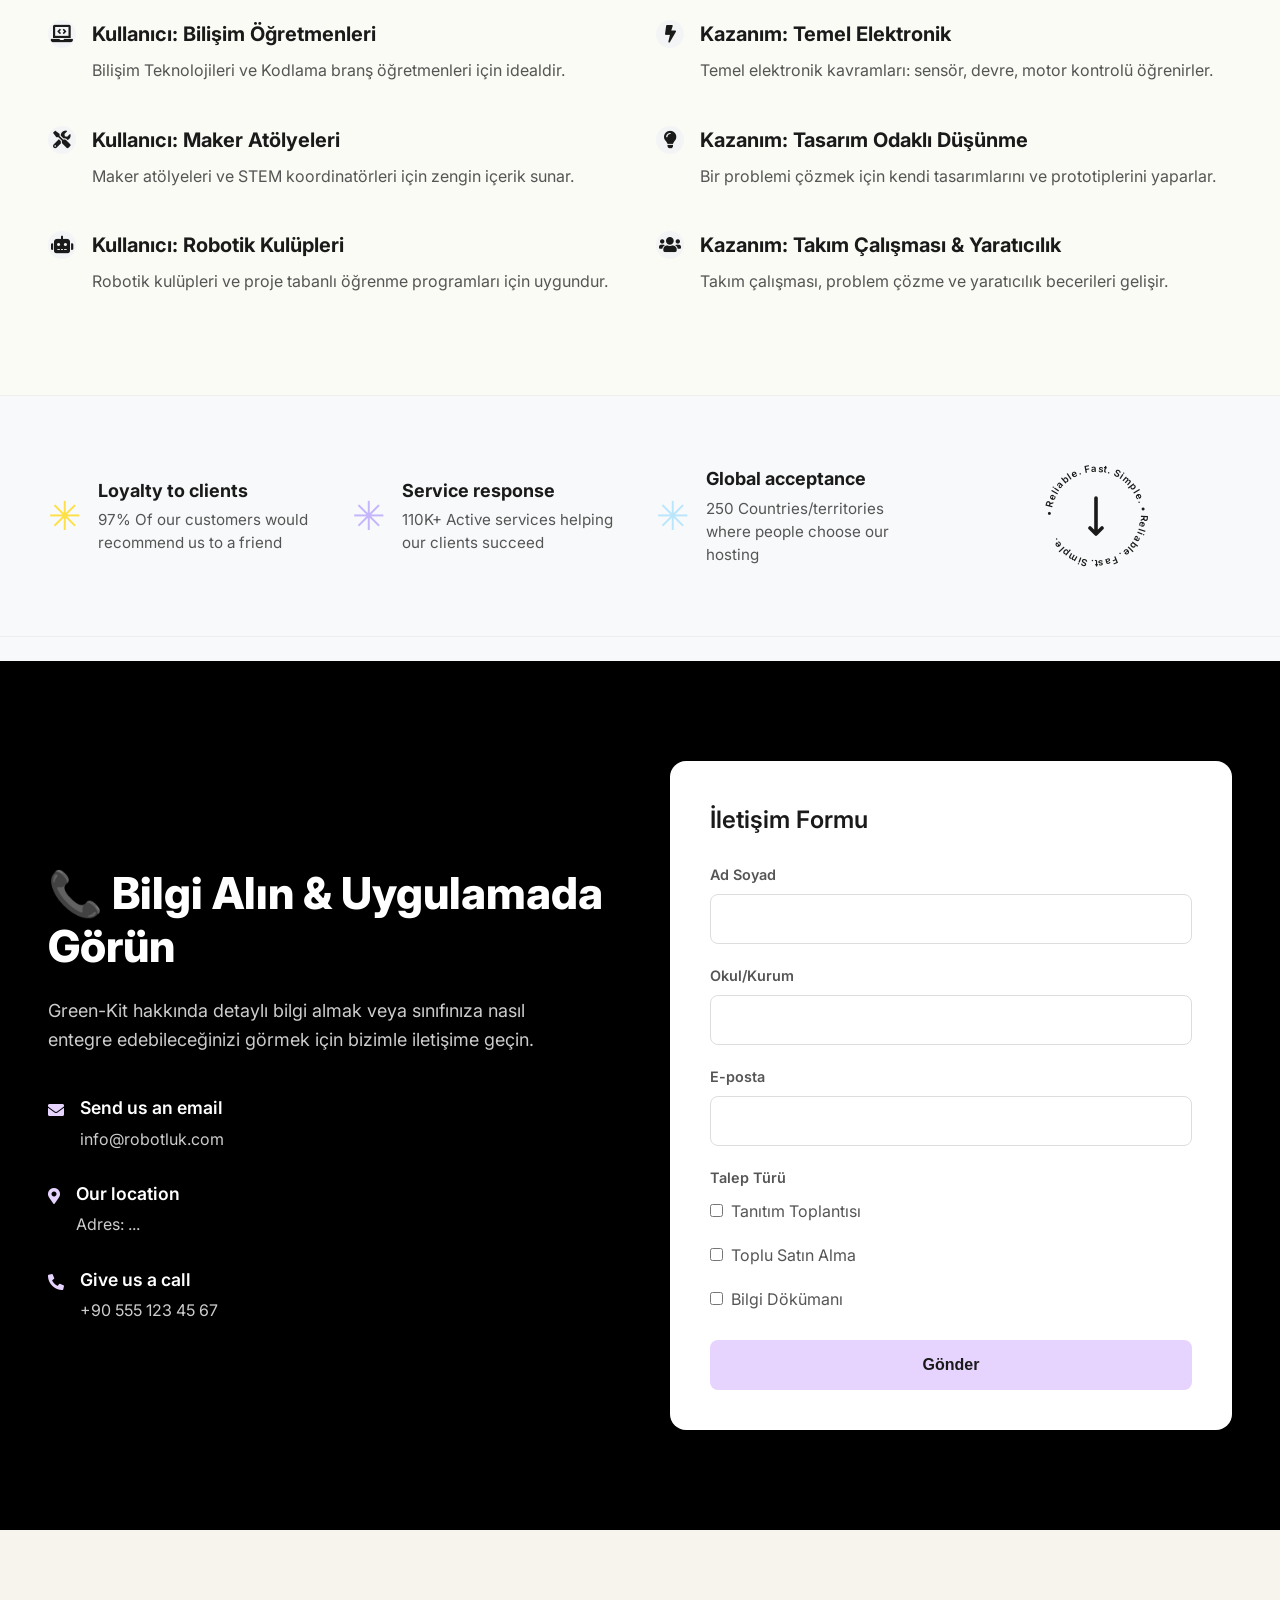
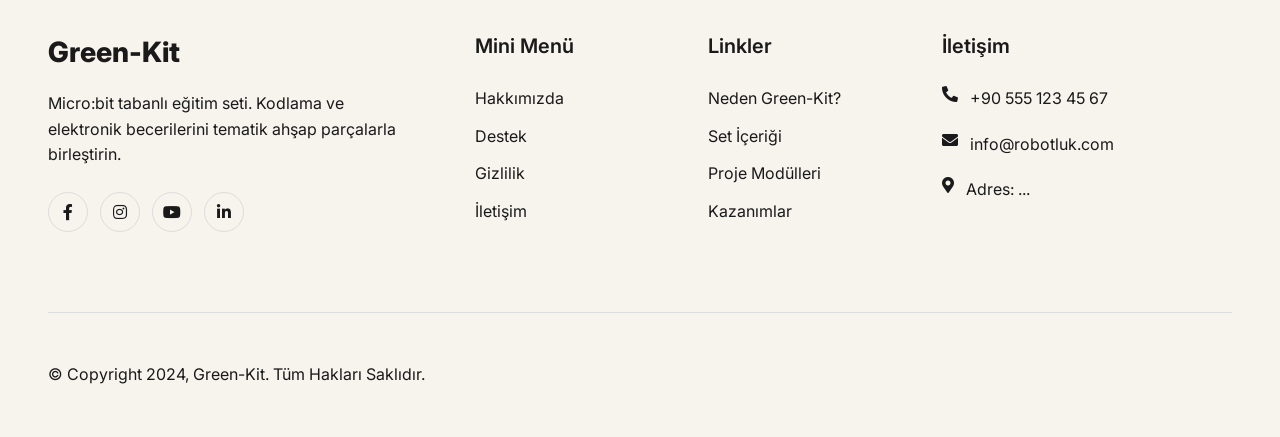
<file: all-kits/green-kit.html>
<!DOCTYPE html>
<html lang="tr">
<head>
    <meta charset="UTF-8">
    <meta name="viewport" content="width=device-width, initial-scale=1.0">
    <title>Green-Kit - Uygulamalı Kodlama ve Elektronik</title>
    <link rel="preconnect" href="https://fonts.googleapis.com">
    <link rel="preconnect" href="https://fonts.gstatic.com" crossorigin>
    <link href="https://fonts.googleapis.com/css2?family=Inter:wght@400;600;800;900&display=swap" rel="stylesheet">
    <link rel="icon" type="image/x-icon" href="../assets/images/yeni_logo_yanyana-ezgif.com-crop.ico">
    <link rel="stylesheet" href="green-kit.css">
    <link rel="stylesheet" href="https://cdnjs.cloudflare.com/ajax/libs/font-awesome/5.15.4/css/all.min.css">
</head>
<body>
    <header class="site-header">
        <nav class="main-nav">
            <a href="../index.html" class="logo">
                <img src='../assets/images/yeni_logo_yanyana.png' />
            </a>
            <ul class="nav-links">
                <li><a href="../index.html">Ana Sayfa</a></li>
                <li><a href="../et-edu.html">Et-Edu</a></li>
                <li class="nav-item dropdown">
                    <p class="dropdown-toggle">
                        Kitler <i class="fas fa-chevron-down"></i>
                    </p>
                    <ul class="dropdown-menu">
                        <li><a href="../all-kits.html">Tüm Kitler</a></li>
                        <li><a href="red-kit.html">Red-Kit</a></li>
                        <li><a href="blue-kit.html">Blue-Kit</a></li>
                        <li><a href="green-kit.html">Green-Kit</a></li>
                        <li><a href="black-kit.html">Black-Kit</a></li>
                    </ul>
                </li>
                <li class="nav-item dropdown">
                    <p class="dropdown-toggle">
                        Wood-Kit <i class="fas fa-chevron-down"></i>
                    </p>
                    <ul class="dropdown-menu">
                        <li><a href="../wood-kit.html">Wood-Kit</a></li>
                        <li><a href="../wood-kit-detail.html">Wood-Kit Detay</a></li>
                        <li><a href="../wood-kit-stem.html">Wood-Kit STEM</a></li>
                    </ul>
                </li>
                <li><a href="../educations.html">Eğitimler</a></li>
            </ul>
            <div class="header-actions">
                <a href="#" class="btn-demo btn-primary-nav">Demo Talebi</a>
                <button class="menu-toggle" aria-label="Open navigation menu">
                    <span></span>
                    <span></span>
                    <span></span>
                </button>
            </div>
        </nav>
    </header>
    <div class="page-container">
        <main>
            <div class='hero-container'>
                <section class="hero-section" id="hero">
                    <div class="hero-content">
                        <h1>Uygulamalı Kodlama ve Elektronik Eğitimi</h1>
                        <p>
                            Green-Kit, Micro:bit tabanlı bir eğitim setidir ve öğrencilerin çeşitli sensörler, motorlar ve tematik ahşap parçalarla kendi projelerini gerçekleştirmelerine olanak tanır.
                        </p>
                        <div class="cta-buttons">
                            <a href="#" class="btn btn-primary">Tanıtım Videosunu İzleyin</a>
                            <a href="#iletisim" class="btn btn-secondary">Ücretsiz Deneme Talep Edin</a>
                            <a href="#" class="btn btn-secondary">Eğitim İçeriklerini İndirin</a>
                        </div>
                    </div>
                </section>
            </div>
            <section class="seo-services-section" id="nedir">
                <div class="seo-container">
                    <h2>🎯 Eğitimde Neden Green-Kit?</h2>
                    <div class="seo-grid">
                        <div class="seo-card">
                            <div class="seo-icon"><i class="fas fa-graduation-cap"></i></div>
                            <h3>Müfredatla Uyumlu</h3>
                            <p>Müfredatla uyumlu ve disiplinler arası projeler için idealdir.</p>
                        </div>
                        <div class="seo-card">
                            <div class="seo-icon"><i class="fas fa-cubes"></i></div>
                            <h3>Kolay Kodlama Deneyimi</h3>
                            <p>Blok tabanlı programlama (MakeCode) ile kolay kodlama deneyimi sunar.</p>
                        </div>
                        <div class="seo-card">
                             <div class="seo-icon"><i class="fas fa-flask"></i></div>
                            <h3>Uygulamalı STEM</h3>
                            <p>Uygulamalı STEM etkinlikleriyle öğrenmenin kalıcılığını artırır.</p>
                        </div>
                        <div class="seo-card">
                            <div class="seo-icon"><i class="fas fa-layer-group"></i></div>
                            <h3>Her Seviyeye Uygun</h3>
                            <p>Her seviyeye uygun içerik: başlangıçtan ileri düzeye kadar kullanılabilir.</p>
                        </div>
                    </div>
                    <p style="text-align: center; font-size: 1.25rem; margin-top: 60px; color: #f0f0f0;">
                        Green-Kit, öğrencilerin hem fiziksel dünyayı hem de dijital ortamı bir arada deneyimlemelerini sağlar. Kodladıkları projeleri ahşap parçalarla fiziksel hale getirerek teknoloji üretme becerilerini güçlendirirler.
                    </p>
                </div>
            </section>
            <section class="team-features-section" id="icerik">
                <h2>🔧 Set İçeriği</h2>
                <p style="font-size: 1.25rem; font-weight: 400; text-align: center; margin-top: -30px; margin-bottom: 60px;">
                    Set, projeleri hayata geçirmek için gerekli tüm elektronik ve mekanik bileşenleri içerir:
                </p>
                <div class="team-features-grid">
                    <div class="team-feature-card" style="background-color: #fff; box-shadow: 0 6px 24px rgba(0,0,0,0.07);">
                        <div class="team-feature-icon" style="width: 60px; height: 60px; display: flex; align-items: center; justify-content: center; background-color: #f3e8ff; border-radius: 12px;">
                            <i class="fas fa-microchip" style="font-size: 32px; color: #8b5cf6;"></i>
                        </div>
                        <h3>micro:bit Kartı</h3>
                        <p>Projelerin beyni, programlanabilir micro:bit geliştirme kartı.</p>
                        <a href="#" class="learn-more-link">
                            Daha Fazla Bilgi <span>&rarr;</span>
                        </a>
                    </div>
                    <div class="team-feature-card" style="background-color: #fff; box-shadow: 0 6px 24px rgba(0,0,0,0.07);">
                        <div class="team-feature-icon" style="width: 60px; height: 60px; display: flex; align-items: center; justify-content: center; background-color: #fffbeb; border-radius: 12px;">
                            <i class="fas fa-cogs" style="font-size: 32px; color: #f59e0b;"></i>
                        </div>
                        <h3>Elektronik Bileşenler</h3>
                        <p>Servo motor, joystick modülü, renkli LED'ler ve çeşitli sensörler.</p>
                        <a href="#" class="learn-more-link">
                            Daha Fazla Bilgi <span>&rarr;</span>
                        </a>
                    </div>
                    <div class="team-feature-card" style="background-color: #fff; box-shadow: 0 6px 24px rgba(0,0,0,0.07);">
                        <div class="team-feature-icon" style="width: 60px; height: 60px; display: flex; align-items: center; justify-content: center; background-color: #e0fdf4; border-radius: 12px;">
                            <i class="fas fa-project-diagram" style="font-size: 32px; color: #10b981;"></i>
                        </div>
                        <h3>Bağlantı Kabloları</h3>
                        <p>USB bağlantı kablosu, krokodil kablolar ve jumper kablolar.</p>
                        <a href="#" class="learn-more-link">
                            Daha Fazla Bilgi <span>&rarr;</span>
                        </a>
                    </div>
                </div>
                <h3 style="font-size: 1.5rem; font-weight: 700; text-align: center; margin-top: 60px;">
                    ✨ Tüm bileşenler, ders içinde kolay kurulum ve uygulama için özel olarak seçilmiştir.
                </h3>
            </section>
            <section class="features-section" id="moduller">
                <h2>🧩 Uygulamalı Proje Modülleri</h2>
                <div class="features-grid">
                    <div class="feature-card">
                        <div class="feature-icon">
                            <i class="fas fa-traffic-light"></i>
                        </div>
                        <h3>Trafik Lambası</h3>
                        <p>Algoritma ve sinyal sistemleri eğitimi.</p>
                    </div>
                    <div class="feature-card feature-card-highlight">
                        <div class="highlight-content">
                            <div class="feature-icon">
                                <i class="fas fa-gamepad"></i>
                            </div>
                            <h3>Joystick Modülü</h3>
                            <p>Oyun kumandası tasarlama ve yön kontrolü uygulamaları.</p>
                        </div>
                        <div class="phone-image-wrapper">
                            <img src="../assets/images/phone.png" alt="Green-Kit App">
                        </div>
                    </div>
                    <div class="feature-card">
                        <div class="feature-icon">
                            <i class="fas fa-hand-paper"></i>
                        </div>
                        <h3>El Sallayın</h3>
                        <p>Hareket algılama ve tepki verme projeleri.</p>
                    </div>
                    <div class="feature-card">
                        <div class="feature-icon">
                            <i class="fas fa-bullhorn"></i>
                        </div>
                        <h3>Adını Söyle</h3>
                        <p>Sesli komutlarla çalışan akıllı sistem örnekleri.</p>
                    </div>
                    <div class="feature-card">
                        <div class="feature-icon">
                            <i class="fas fa-border-all"></i>
                        </div>
                        <h3>Labirent</h3>
                        <p>Engel aşma ve yön bulma algoritmaları.</p>
                    </div>
                </div>
            </section>
            <section class="offerings-section" id="materyaller">
                <h2>📦 Öğretmenler İçin Destek Materyalleri</h2>
                <p style="font-size: 1.25rem; font-weight: 400; text-align: center; margin-top: -30px; margin-bottom: 60px;">
                    Green-Kit ile birlikte sunulan öğretmen destek paketi:
                </p>
                <div class="offerings-grid">
                    <div class="offering-card">
                        <div class="offering-content">
                            <h3>Hazır Ders Planları</h3>
                            <p>Müfredata uygun, adım adım ilerleyen ders içerikleri.</p>
                            <a href="#" class="learn-more-link" style="margin-top: 16px;">
                                Daha Fazla Bilgi <span>&rarr;</span>
                            </a>
                        </div>
                        <img src="../assets/images/play-btn.png" alt="Ders Planları İkonu" class="offering-icon">
                    </div>
                    <div class="offering-card">
                        <div class="offering-content">
                            <h3>Proje Yönergeleri</h3>
                            <p>Tüm modüller için uygulamalı proje yönergeleri ve kod blokları.</p>
                            <a href="#" class="learn-more-link" style="margin-top: 16px;">
                                Daha Fazla Bilgi <span>&rarr;</span>
                            </a>
                        </div>
                        <img src="../assets/images/play-btn.png" alt="Proje Yönergeleri İkonu" class="offering-icon">
                    </div>
                    <div class="offering-card">
                        <div class="offering-content">
                            <h3>Değerlendirme Rubrikleri</h3>
                            <p>Öğrenci gelişimini takip etmek için hazır değerlendirme formları.</p>
                            <a href="#" class="learn-more-link" style="margin-top: 16px;">
                                Daha Fazla Bilgi <span>&rarr;</span>
                            </a>
                        </div>
                        <img src="../assets/images/play-btn.png" alt="Rubrikler İkonu" class="offering-icon">
                    </div>
                    <div class="offering-card">
                        <div class="offering-content">
                            <h3>Online Destek</h3>
                            <p>Online eğitim videoları ve destek topluluğu erişimi.</p>
                            <a href="#" class="learn-more-link" style="margin-top: 16px;">
                                Daha Fazla Bilgi <span>&rarr;</span>
                            </a>
                        </div>
                        <img src="../assets/images/play-btn.png" alt="Online Destek İkonu" class="offering-icon">
                    </div>
                </div>
            </section>
            <section class="faq-section" id="kazanimlar">
                <h2>👩‍🏫 Kimler Kullanabilir? & 🎓 Kazanımlar</h2>
                <div class="faq-grid">
                    <div class="faq-item">
                        <span class="faq-icon"><i class="fas fa-school"></i></span>
                        <div class="faq-text">
                            <h3>Kullanıcı: İlkokul 3. Sınıftan İtibaren</h3>
                            <p>İlkokul 3. sınıftan itibaren tüm kademelerde öğretmenler kullanabilir.</p>
                        </div>
                    </div>
                    <div class="faq-item">
                        <span class="faq-icon"><i class="fas fa-code"></i></span>
                        <div class="faq-text">
                            <h3>Kazanım: Blok Tabanlı Kodlama</h3>
                            <p>MakeCode platformu üzerinde blok tabanlı programlama becerisi kazanırlar.</p>
                        </div>
                    </div>
                    <div class="faq-item">
                        <span class="faq-icon"><i class="fas fa-laptop-code"></i></span>
                        <div class="faq-text">
                            <h3>Kullanıcı: Bilişim Öğretmenleri</h3>
                            <p>Bilişim Teknolojileri ve Kodlama branş öğretmenleri için idealdir.</p>
                        </div>
                    </div>
                    <div class="faq-item">
                        <span class="faq-icon"><i class="fas fa-bolt"></i></span>
                        <div class="faq-text">
                            <h3>Kazanım: Temel Elektronik</h3>
                            <p>Temel elektronik kavramları: sensör, devre, motor kontrolü öğrenirler.</p>
                        </div>
                    </div>
                    <div class="faq-item">
                        <span class="faq-icon"><i class="fas fa-tools"></i></span>
                        <div class="faq-text">
                            <h3>Kullanıcı: Maker Atölyeleri</h3>
                            <p>Maker atölyeleri ve STEM koordinatörleri için zengin içerik sunar.</p>
                        </div>
                    </div>
                    <div class="faq-item">
                        <span class="faq-icon"><i class="fas fa-lightbulb"></i></span>
                        <div class="faq-text">
                            <h3>Kazanım: Tasarım Odaklı Düşünme</h3>
                            <p>Bir problemi çözmek için kendi tasarımlarını ve prototiplerini yaparlar.</p>
                        </div>
                    </div>
                    <div class="faq-item">
                        <span class="faq-icon"><i class="fas fa-robot"></i></span>
                        <div class="faq-text">
                            <h3>Kullanıcı: Robotik Kulüpleri</h3>
                            <p>Robotik kulüpleri ve proje tabanlı öğrenme programları için uygundur.</p>
                        </div>
                    </div>
                    <div class="faq-item">
                        <span class="faq-icon"><i class="fas fa-users"></i></span>
                        <div class="faq-text">
                            <h3>Kazanım: Takım Çalışması & Yaratıcılık</h3>
                            <p>Takım çalışması, problem çözme ve yaratıcılık becerileri gelişir.</p>
                        </div>
                    </div>
                </div>
            </section>
            <section class="features-row-section">
                <div class="features-row-grid">
                    <div class="feature-item">
                        <div class="feature-row-icon icon-yellow">✳</div>
                        <div class="feature-row-text">
                            <h3>Loyalty to clients</h3>
                            <p>97% Of our customers would recommend us to a friend</p>
                        </div>
                    </div>
                    <div class="feature-item">
                        <div class="feature-row-icon icon-purple">✳</div>
                        <div class="feature-row-text">
                            <h3>Service response</h3>
                            <p>110K+ Active services helping our clients succeed</p>
                        </div>
                    </div>
                    <div class="feature-item">
                        <div class="feature-row-icon icon-blue">✳</div>
                        <div class="feature-row-text">
                            <h3>Global acceptance</h3>
                            <p>250 Countries/territories where people choose our hosting</p>
                        </div>
                    </div>
                    <div class="feature-item-circular">
                        <svg viewBox="0 0 100 100">
                            <path d="M 50, 50 m -37, 0 a 37,37 0 1,1 74,0 a 37,37 0 1,1 -74,0" id="circlePathFeatures" fill="none"/>
                            <text fill="#1a1a1a" font-family="Inter, sans-serif" font-size="8" font-weight="600" letter-spacing="0.5">
                                <textPath xlink:href="#circlePathFeatures">
                                    • Reliable. Fast. Simple. • Reliable. Fast. Simple.
                                </textPath>
                            </text>
                            <path d="M 50, 35 L 50, 65 M 50, 65 L 45, 60 M 50, 65 L 55, 60" 
                                  stroke="#1a1a1a" stroke-width="3" fill="none" stroke-linecap="round" stroke-linejoin="round" />
                        </svg>
                    </div>
                </div>
            </section>
            <section class="contact-section" id="iletisim">
                <div class="contact-container">
                    <div class="contact-info">
                        <h2>📞 Bilgi Alın & Uygulamada Görün</h2>
                        <p>
                            Green-Kit hakkında detaylı bilgi almak veya sınıfınıza nasıl entegre edebileceğinizi görmek için bizimle iletişime geçin.
                        </p>
                        <ul class="contact-details-list">
                            <li>
                                <div class="icon"><i class="fas fa-envelope"></i></div>
                                <div class="text-content">
                                    <span>Send us an email</span>
                                    <a href="mailto:info@robotluk.com">info@robotluk.com</a>
                                </div>
                            </li>
                            <li>
                                <div class="icon"><i class="fas fa-map-marker-alt"></i></div>
                                <div class="text-content">
                                    <span>Our location</span>
                                    Adres: ...
                                </div>
                            </li>
                            <li>
                                <div class="icon"><i class="fas fa-phone-alt"></i></div>
                                <div class="text-content">
                                    <span>Give us a call</span>
                                    <a href="tel:+905551234567">+90 555 123 45 67</a>
                                </div>
                            </li>
                        </ul>
                    </div>
                    <div class="contact-form-wrapper">
                        <form class="contact-form">
                            <h3>İletişim Formu</h3>
                            <div class="form-group">
                                <label for="name">Ad Soyad</label>
                                <input type="text" id="name" name="name" required>
                            </div>
                            <div class="form-group">
                                <label for="institution">Okul/Kurum</label>
                                <input type="text" id="institution" name="institution">
                            </div>
                            <div class="form-group">
                                <label for="email">E-posta</label>
                                <input type="email" id="email" name="email" required>
                            </div>
                            <div class="form-group">
                                <label>Talep Türü</label>
                                <div style="display: flex; flex-direction: column; gap: 10px; margin-top: 10px;">
                                    <label for="talep1" style="font-weight: 400; font-size: 1rem;"><input type="checkbox" id="talep1" name="talep" value="tanitim" style="margin-right: 8px;">Tanıtım Toplantısı</label>
                                    <label for="talep2" style="font-weight: 400; font-size: 1rem;"><input type="checkbox" id="talep2" name="talep" value="satin_alma" style="margin-right: 8px;">Toplu Satın Alma</label>
                                    <label for="talep3" style="font-weight: 400; font-size: 1rem;"><input type="checkbox" id="talep3" name="talep" value="bilgi" style="margin-right: 8px;">Bilgi Dökümanı</label>
                                </div>
                            </div>
                            <button type="submit" class="btn btn-form-submit">Gönder</button>
                        </form>
                    </div>
                </div>
            </section>
        </main>
    </div> 
    <footer class="site-footer-wrapper">
        <div class="footer-main">
            <div class="footer-col about">
                <a href="#" class="footer-logo">Green-Kit</a>
                <p>
                    Micro:bit tabanlı eğitim seti. Kodlama ve elektronik becerilerini tematik ahşap parçalarla birleştirin.
                </p>
                <div class="social-icons">
                    <a href="#" aria-label="Facebook"><i class="fab fa-facebook-f"></i></a>
                    <a href="#" aria-label="Instagram"><i class="fab fa-instagram"></i></a>
                    <a href="#" aria-label="YouTube"><i class="fab fa-youtube"></i></a>
                    <a href="#" aria-label="LinkedIn"><i class="fab fa-linkedin-in"></i></a>
                </div>
            </div>
            <div class="footer-col links">
                <h4>Mini Menü</h4>
                <ul>
                    <li><a href="#">Hakkımızda</a></li>
                    <li><a href="#">Destek</a></li>
                    <li><a href="#">Gizlilik</a></li>
                    <li><a href="#iletisim">İletişim</a></li>
                </ul>
            </div>
            <div class="footer-col links">
                <h4>Linkler</h4>
                <ul>
                    <li><a href="#nedir">Neden Green-Kit?</a></li>
                    <li><a href="#icerik">Set İçeriği</a></li>
                    <li><a href="#moduller">Proje Modülleri</a></li>
                    <li><a href="#kazanimlar">Kazanımlar</a></li>
                </ul>
            </div>
            <div class="footer-col contact">
                <h4>İletişim</h4>
                <ul>
                    <li>
                        <i class="fas fa-phone-alt"></i>
                        <a href="tel:+905551234567">+90 555 123 45 67</a>
                    </li>
                    <li>
                        <i class="fas fa-envelope"></i>
                        <a href="mailto:info@robotluk.com">info@robotluk.com</a>
                    </li>
                    <li>
                        <i class="fas fa-map-marker-alt"></i>
                        <span>Adres: ...</span>
                    </li>
                </ul>
            </div>
        </div>
        <div class="footer-bottom">
            <p>© Copyright 2024, Green-Kit. Tüm Hakları Saklıdır.</p>
            <a href="#" class="scroll-to-top" aria-label="Scroll to top">
                &uarr;
            </a>
        </div>
    </footer>
    <div class="mobile-menu-overlay">
        <div class="mobile-menu-content">
            <button class="close-menu" aria-label="Close navigation menu">&times;</button>
            <ul class="mobile-nav-links">
                <li><a href="../index.html">Ana Sayfa</a></li>
                <li><a href="../et-edu.html">Et-Edu</a></li>
                <li class="mobile-dropdown">
                    <div class="mobile-dropdown-header">
                        <p>Kitler</p>
                        <span class="mobile-toggle-btn"><i class="fas fa-chevron-down"></i></span>
                    </div>
                    <ul class="mobile-dropdown-menu">
                        <li><a href="../all-kits.html">Tüm Kitler</a></li>
                        <li><a href="red-kit.html">Red-Kit</a></li>
                        <li><a href="blue-kit.html">Blue-Kit</a></li>
                        <li><a href="green-kit.html">Green-Kit</a></li>
                        <li><a href="black-kit.html">Black-Kit</a></li>
                    </ul>
                </li>
                <li class="mobile-dropdown">
                    <div class="mobile-dropdown-header">
                        <p>Wood-Kit</p>
                        <span class="mobile-toggle-btn"><i class="fas fa-chevron-down"></i></span>
                    </div>
                    <ul class="mobile-dropdown-menu">
                        <li><a href="../wood-kit.html">Wood-Kit</a></li>
                        <li><a href="../wood-kit-detail.html">Wood-Kit Detay</a></li>
                        <li><a href="../wood-kit-stem.html">Wood-Kit STEM</a></li>
                    </ul>
                </li>
                <li><a href="../educations.html">Eğitimler</a></li>
            </ul>
        </div>
    </div>
    <script src="green-kit.js"></script>
</body>
</html>
</file>
<file: all-kits.css>
/* ------------------------------- */
/* 0. Global Reset & Variables     */
/* ------------------------------- */

:root {
    --page-bg: #f8f9fa; /* Light grey page background */
    --text-dark: #1a1a1a;
    --text-light: #5c5c5c;
    --text-white: #ffffff;
    --primary-blue: #0052ff;
    --primary-red: #d93a3a;
    --border-color: #ddd;
    --font-main: 'Inter', sans-serif;

    --header-bg: #ffffff;
    --text-dark: #1a1a1a;
    --text-light: #f0f0f0;
    --primary-orange: #ff5722; /* For the "Let's contact" button */
    --portfolio-bg: #000; /* Main background for dynamic sections */

    --portfolio-text-color: #fff;
    --portfolio-link-bg: rgba(0,0,0,0.8);
    --portfolio-link-text: #fff;
    --portfolio-link-text-secondary: #aaa;

    --font-main: 'Inter', sans-serif;
    
}

* {
    margin: 0;
    padding: 0;
    box-sizing: border-box;
}

body {
    font-family: var(--font-main);
    background-color: var(--page-bg); /* Page has light grey bg */
    color: var(--text-dark);
    line-height: 1.6;
}

a {
    text-decoration: none;
    color: inherit;
}

ul {
    list-style: none;
}

img {
    max-width: 100%;
    height: auto;
    display: block;
}

/* ------------------------------- */
/* 1. Header                       */
/* ------------------------------- */

.site-header {
    background-color: var(--header-bg);
    padding: 24px 48px;
    position: relative; /* For mobile menu */
    z-index: 10; /* Ensure header is on top */
    
    /* Set header height */
    height: 80px; 
    display: flex;
    align-items: center;
}

.main-nav {
    display: flex;
    justify-content: space-between;
    align-items: center;
    width: 100%;
    max-width: 1800px;
    margin: 0 auto;
}

.logo {
    font-size: 1.75rem;
    font-weight: 800;
    color: var(--text-light);
}

.logo > img {
    width: 200px;
}

.nav-links {
    display: flex;
    gap: 32px;
}

.nav-links a {
    font-weight: 600;
    font-size: 1rem;
    color: black;
    transition: color 0.2s;
}

.nav-links a:hover {
    color: var(--primary-orange);
}

.nav-links span {
    font-size: 0.7rem;
    vertical-align: middle;
}

.header-actions {
    display: flex;
    align-items: center;
    gap: 16px;
}

/* --- Base Button Styles --- */
.btn-demo {
    display: inline-block;
    padding: 12px 28px;
    border-radius: 4px;
    font-weight: 600;
    font-size: 0.9rem;
    transition: all 0.3s;
    border: 2px solid transparent;
}

/* Specific Button Styles */
.btn-primary-nav {
    background-color: var(--primary-orange);
    color: var(--text-light);
}
.btn-primary-nav:hover {
    background-color: #e64a19;
    transform: translateY(-2px);
}

.menu-toggle {
    display: none; /* Hidden on desktop */
    flex-direction: column;
    gap: 5px;
    background: none;
    border: none;
    cursor: pointer;
    padding: 10px;
}

.menu-toggle span {
    display: block;
    width: 24px;
    height: 3px;
    background-color: black;
}

/* ------------------------------- */
/* 2. Page Container & Hero        */
/* ------------------------------- */

.page-container {
    padding: 0 48px; /* Side gutters for the content */
    max-width: 1800px;
    margin: 0 auto;
}

.hero-section {
    position: relative;
    border-radius: 24px;
    overflow: hidden;
    padding: 120px 80px;
    min-height: 600px;
    display: flex;
    align-items: center;
    margin-bottom: 2rem;

    /* NOTE: Replace with your image.
      A gradient is applied on top for text readability.
    */
    background-image: linear-gradient(to right, rgba(0, 0, 0, 0.7) 30%, rgba(0, 0, 0, 0.1)),
                      url('./assets/images/video-bg.png');
    background-size: cover;
    background-position: center;
}

/* --- Hero Content (Overlay) --- */
.hero-content {
    max-width: 50%;
    color: var(--text-white); /* All text is white */
}

.hero-content .tagline {
    display: inline-block;
    background-color: var(--primary-red);
    color: var(--text-white);
    padding: 6px 14px;
    border-radius: 6px;
    font-weight: 600;
    font-size: 0.9rem;
    margin-bottom: 24px;
}

.hero-content h1 {
    font-size: 4.5rem;
    font-weight: 900;
    line-height: 1.1;
    margin-bottom: 24px;
    letter-spacing: -0.02em;
}

.hero-content p {
    font-size: 1.125rem;
    color: #f0f0f0; /* Slightly off-white */
    max-width: 550px;
    margin-bottom: 32px;
}

.cta-buttons {
    display: flex;
    gap: 16px;
    flex-wrap: wrap;
}

.btn {
    display: inline-block;
    padding: 16px 32px;
    border-radius: 8px;
    font-weight: 600;
    font-size: 1rem;
    transition: all 0.3s;
    border: 2px solid transparent;
}

.btn-primary {
    background-color: var(--primary-blue);
    color: var(--text-white);
}
.btn-primary:hover {
    background-color: #0044cc;
}

.btn-secondary {
    background-color: transparent;
    border: 2px solid var(--text-white);
    color: var(--text-white);
}
.btn-secondary:hover {
    background-color: var(--text-white);
    color: var(--text-dark);
}


/* --- Play Button (Absolute) --- */
.play-button {
    position: absolute;
    bottom: 30px;
    right: 30px;
    width: 120px;
    height: 120px;
    cursor: pointer;
    transition: transform 0.3s;
}

.play-button svg {
    width: 100%;
    height: 100%;
    background: #ffffff;
    border-radius: 50%;
    box-shadow: 0 10px 30px rgba(0, 0, 0, 0.1);
    animation: spin 15s linear infinite;
}

.play-button:hover {
    transform: scale(1.1);
}

@keyframes spin {
    from {
        transform: rotate(0deg);
    }
    to {
        transform: rotate(360deg);
    }
}


/* ------------------------------- */
/* 3. Mobile Menu Overlay          */
/* ------------------------------- */

.mobile-menu-overlay {
    position: fixed;
    top: 0;
    left: 0;
    width: 100%;
    height: 100%;
    background-color: rgba(0, 0, 0, 0.5);
    z-index: 99;
    opacity: 0;
    visibility: hidden;
    transition: opacity 0.3s, visibility 0.3s;
}

.mobile-menu-content {
    position: absolute;
    top: 0;
    right: -100%; /* Start off-screen */
    width: 80%;
    max-width: 300px;
    height: 100%;
    background-color: #fff;
    z-index: 100;
    padding: 24px;
    transition: right 0.4s cubic-bezier(0.23, 1, 0.32, 1);
}

.close-menu {
    background: none;
    border: none;
    font-size: 2.5rem;
    color: var(--text-dark);
    cursor: pointer;
    position: absolute;
    top: 16px;
    right: 24px;
}

.mobile-nav-links {
    display: flex;
    flex-direction: column;
    gap: 24px;
    margin-top: 80px;
}

.mobile-nav-links a, .mobile-nav-links p {
    font-size: 1.5rem;
    font-weight: 600;
    color: var(--text-dark);
}

/* --- JS-Toggled 'Active' State --- */
body.menu-open {
    overflow: hidden; /* Prevent scrolling when menu is open */
}

body.menu-open .mobile-menu-overlay {
    opacity: 1;
    visibility: visible;
}

body.menu-open .mobile-menu-content {
    right: 0;
}


/* ------------------------------- */
/* 4. Responsive Media Queries     */
/* ------------------------------- */

/* --- Tablet (e.g., < 1024px) --- */
@media (max-width: 1024px) {
    .site-header {
        padding: 24px 24px;
    }

    .nav-links {
        display: none; /* Hide desktop nav */
    }

    .menu-toggle {
        display: flex; /* Show hamburger menu */
    }

    .page-container {
        padding: 0 24px;
    }

    .hero-section {
        padding: 80px 40px;
    }
    
    .hero-content {
        max-width: 70%;
    }
}

/* --- Mobile (e.g., < 768px) --- */
@media (max-width: 768px) {
    .page-container {
        padding: 0; /* No side gutters */
    }

    .btn-primary-nav {
        display: none; /* Hide button on smallest screens */
    }

    .hero-section {
        border-radius: 0; /* Full-width on mobile */
        padding: 60px 24px;
        text-align: center;
        min-height: 500px;
    }

    .hero-content {
        max-width: 100%; /* Content takes full width */
    }

    .hero-content .tagline {
        margin-left: auto;
        margin-right: auto;
    }
    
    .hero-content h1 {
        font-size: 2.5rem;
    }
    
    .hero-content p {
        font-size: 1rem;
        max-width: 100%;
    }

    .cta-buttons {
        justify-content: center;
    }

    .play-button {
        width: 90px;
        height: 90px;
        bottom: 20px;
        right: 20px;
    }
}

/* --- Small Mobile (e.g., < 600px) --- */
@media (max-width: 600px) {
    .site-header {
        padding: 20px 24px;
    }

    .logo {
        font-size: 1.5rem;
    }

    .cta-buttons {
        flex-direction: column; /* Stack buttons */
        width: 100%;
    }

    .btn {
        width: 100%; /* Make buttons full-width */
    }
}












/* ------------------------------- */
/* 7. Projects Grid Section        */
/* ------------------------------- */

.projects-section {
    background-color: #000;
    color: #fff;
    padding: 100px 0;
    /* Removed overflow: hidden to allow content to flow naturally */
}

.projects-section h2 {
    text-align: center;
    font-size: 2.75rem;
    font-weight: 800;
    margin-bottom: 60px;
    padding: 0 24px;
    line-height: 1.2;
}

.projects-section .sparkle {
    color: #34d399; /* Bright green */
    font-size: 1.2em;
}

/* Container aligns with the rest of the page content */
.project-slider-container {
    max-width: 1800px;
    margin: 0 auto;
    padding: 0 48px; /* Match page gutters */
    /* Removed scroll properties */
}

.project-slider-wrapper {
    display: grid;
    /* This creates 4 equal columns (25% width each approx) */
    grid-template-columns: repeat(4, 1fr); 
    gap: 24px; /* Space between cards */
    width: 100%;
}

.project-card {
    /* Removed flex: 0 0 360px; */
    width: 100%; /* Fill the grid cell */
    height: 480px;
    border-radius: 16px;
    border: 1px solid #333;
    
    /* Background image setup */
    background-size: cover;
    background-position: center;
    
    position: relative;
    display: flex;
    flex-direction: column;
    justify-content: flex-end;
    padding: 24px;
    overflow: hidden;
    transition: transform 0.3s ease;
}

.project-card:hover {
    transform: translateY(-8px);
    border-color: #555;
}

/* Dark gradient overlay for text readability */
.project-card::before {
    content: '';
    position: absolute;
    bottom: 0;
    left: 0;
    width: 100%;
    height: 70%;
    background: linear-gradient(to top, rgba(0,0,0,0.95), transparent);
    z-index: 1;
}

.card-content {
    position: relative;
    z-index: 2;
}

.card-content h3 {
    font-size: 1.5rem;
    font-weight: 600;
    margin-bottom: 12px;
    color: #fff;
}

.card-content p {
    font-size: 0.95rem;
    color: #ccc;
    line-height: 1.6;
    margin-bottom: 20px;
}

.card-arrow {
    display: inline-flex;
    align-items: center;
    justify-content: center;
    width: 36px;
    height: 36px;
    background: rgba(255, 255, 255, 0.1);
    border: 1px solid #444;
    border-radius: 50%;
    color: #fff;
    font-size: 1.25rem;
    text-decoration: none;
    transition: background 0.3s;
    pointer-events: all;
}

.card-arrow:hover {
    background: rgba(255, 255, 255, 0.2);
}

/* Hide the progress bar since it's not a slider anymore */
.slider-progress-bar {
    display: none; 
}


/* ------------------------------- */
/* 8. Projects Responsive          */
/* ------------------------------- */

/* Tablet: 2 columns */
@media (max-width: 1200px) {
    .project-slider-wrapper {
        grid-template-columns: repeat(2, 1fr);
    }
}

/* Mobile: 1 column */
@media (max-width: 768px) {
    .project-slider-container {
        padding: 0 24px;
    }
    
    .project-slider-wrapper {
        grid-template-columns: 1fr;
    }

    .projects-section h2 {
        font-size: 2rem;
    }

    .project-card {
        height: 420px;
    }
}





/* ------------------------------- */
/* 8.5. FAQ Section                */
/* ------------------------------- */

.faq-section {
    background-color: #fbfbf5; /* Light beige from footer */
    padding: 100px 48px;
}

.faq-section h2 {
    font-size: 2.75rem;
    font-weight: 900;
    line-height: 1.2;
    color: var(--text-dark);
    text-align: center;
    margin-bottom: 60px;
}

.faq-section .sparkle {
    color: #22c55e; /* Green from checkmark */
    font-size: 1.2em;
}

.faq-grid {
    display: grid;
    grid-template-columns: 1fr 1fr;
    gap: 40px 32px; /* row-gap column-gap */
    max-width: 1200px;
    margin: 0 auto;
}

.faq-item {
    display: flex;
    align-items: flex-start;
    gap: 16px;
}

.faq-icon {
    display: inline-flex;
    align-items: center;
    justify-content: center;
    width: 28px;
    height: 28px;
    flex-shrink: 0;
    border-radius: 50%;
    background-color: #f3f4f6; /* Light grey */
    color: var(--text-dark);
    font-weight: 700;
    font-size: 1.1rem;
    margin-top: 2px;
}

.faq-text h3 {
    font-size: 1.25rem;
    font-weight: 700;
    color: var(--text-dark);
    margin-bottom: 8px;
}

.faq-text p {
    font-size: 1rem;
    color: #555;
    line-height: 1.6;
}

/* ------------------------------- */
/* 8.6. FAQ Responsive             */
/* ------------------------------- */

@media (max-width: 992px) {
    .faq-section {
        padding: 80px 24px;
    }
}

@media (max-width: 768px) {
    .faq-section h2 {
        font-size: 2rem;
    }

    .faq-grid {
        grid-template-columns: 1fr; /* Stack on mobile */
        gap: 32px;
    }
}



/* ------------------------------- */
/* 17. Footer Section              */
/* ------------------------------- */

.site-footer-wrapper {
    /* Using the beige color from the first hero design */
    background-color: #f7f3ed;
    color: var(--text-dark);
    padding: 100px 48px 40px;
}

.footer-main {
    display: grid;
    grid-template-columns: 2fr 1fr 1fr 1.5fr;
    gap: 40px;
    max-width: 1800px;
    margin: 0 auto 80px;
}

.footer-col h4 {
    font-size: 1.25rem;
    font-weight: 600;
    margin-bottom: 24px;
}

/* --- Column 1: About --- */
.footer-logo {
    font-size: 1.75rem;
    font-weight: 800;
    color: var(--text-dark);
    text-decoration: none;
    display: inline-block;
    margin-bottom: 16px;
}

.footer-col.about p {
    font-size: 1rem;
    color: var(--text-dark);
    line-height: 1.6;
    max-width: 350px;
    margin-bottom: 24px;
}

.social-icons {
    display: flex;
    gap: 12px;
}

.social-icons a {
    display: flex;
    align-items: center;
    justify-content: center;
    width: 40px;
    height: 40px;
    border: 1px solid #ddd;
    border-radius: 50%;
    color: var(--text-dark);
    transition: all 0.3s;
}

.social-icons a:hover {
    background-color: var(--text-dark);
    border-color: var(--text-dark);
    color: #fff;
}

/* --- Columns 2 & 3: Links --- */
.footer-col.links ul {
    list-style: none;
    display: flex;
    flex-direction: column;
    gap: 12px;
}

.footer-col.links a {
    font-size: 1rem;
    color: var(--text-dark);
    text-decoration: none;
    transition: color 0.3s;
}

.footer-col.links a:hover {
    color: var(--text-dark);
}

/* --- Column 4: Contact --- */
.footer-col.contact ul {
    list-style: none;
    display: flex;
    flex-direction: column;
    gap: 20px;
}

.footer-col.contact li {
    display: flex;
    align-items: flex-start;
    gap: 12px;
    color: var(--text-dark);
    font-size: 1rem;
}

.footer-col.contact svg {
    flex-shrink: 0;
    margin-top: 4px;
    color: var(--text-dark);
}

.footer-col.contact a {
    color: var(--text-dark);
    text-decoration: none;
}
.footer-col.contact a:hover {
    color: var(--text-dark);
}

/* --- Footer Bottom Bar --- */
.footer-bottom {
    display: flex;
    justify-content: space-between;
    align-items: center;
    padding-top: 40px;
    border-top: 1px solid #ddd;
    max-width: 1800px;
    margin: 0 auto;
    color: var(--text-dark);
}

.scroll-to-top {
    display: flex;
    align-items: center;
    justify-content: center;
    width: 44px;
    height: 44px;
    background-color: #90ee90; /* Light green */
    color: var(--text-dark);
    border-radius: 8px;
    font-size: 1.5rem;
    font-weight: bold;
    text-decoration: none;
    transition: all 0.3s;
    
    /* Hidden by default, JS will show it */
    opacity: 0;
    visibility: hidden;
    transform: translateY(10px);
}

.scroll-to-top.visible {
    opacity: 1;
    visibility: visible;
    transform: translateY(0);
}


/* ------------------------------- */
/* 18. Footer Responsive           */
/* ------------------------------- */

@media (max-width: 992px) {
    .site-footer-wrapper {
        padding: 80px 24px 30px;
    }
    
    .footer-main {
        grid-template-columns: repeat(2, 1fr); /* 2 columns */
        gap: 48px;
        margin-bottom: 60px;
    }
}

@media (max-width: 600px) {
    .footer-main {
        grid-template-columns: 1fr; /* 1 column */
    }
    
    .footer-bottom {
        flex-direction: column;
        gap: 20px;
        text-align: center;
    }
    
    .scroll-to-top {
        /* On mobile, just hide it */
        display: none;
    }
}










/* ------------------------------- */
/* Dropdown Menu Styles (Desktop)  */
/* ------------------------------- */

/* Parent container positioning */
.nav-item.dropdown {
    position: relative;
    height: 100%;
    display: flex;
    align-items: center;
}

.dropdown-toggle {
    font-weight: 600;
    cursor: pointer;
    transition: all 0.2s ease;
}

.dropdown-toggle:hover {
    color: var(--primary-orange);
}

.nav-item.dropdown .dropdown-toggle i {
    font-size: 0.7rem;
    margin-left: 5px;
    transition: transform 0.3s;
}

/* The Dropdown Box */
.dropdown-menu {
    position: absolute;
    top: 100%; /* Push it right below the header */
    left: 0;
    background-color: #ffffff;
    min-width: 180px;
    box-shadow: 0 4px 12px rgba(0, 0, 0, 0.1);
    border-radius: 0 0 8px 8px;
    padding: 10px 0;
    opacity: 0;
    visibility: hidden;
    transform: translateY(10px);
    transition: all 0.3s ease;
    z-index: 100;
    border-top: 2px solid var(--primary-orange);
}

/* Styling links inside dropdown */
.dropdown-menu li a {
    display: block;
    padding: 10px 20px;
    color: var(--text-dark);
    font-size: 0.95rem;
    font-weight: 500;
    transition: all 0.4s ease;
    white-space: nowrap; /* Prevent text wrapping */
}

.dropdown-menu li a:hover {
    background-color: #f5f5f5;
    color: var(--primary-orange);
    padding-left: 25px; /* Slide effect */
}

/* Show Dropdown on Hover */
.nav-item.dropdown:hover .dropdown-menu {
    opacity: 1;
    visibility: visible;
    transform: translateY(0);
}

.nav-item.dropdown:hover .dropdown-toggle i {
    transform: rotate(180deg); /* Rotate arrow */
}

/* ------------------------------- */
/* Mobile Dropdown Styles          */
/* ------------------------------- */

.mobile-dropdown {
    display: flex;
    flex-direction: column;
}

.mobile-dropdown-header {
    display: flex;
    justify-content: space-between;
    align-items: center;
    width: 100%;
}

.mobile-toggle-btn {
    padding: 10px;
    cursor: pointer;
    color: var(--text-dark);
    transition: transform 0.3s;
}

/* Hidden by default on mobile */
.mobile-dropdown-menu {
    display: none; 
    flex-direction: column;
    gap: 15px;
    padding-left: 20px;
    margin-top: 15px;
    border-left: 2px solid #eee;
}

.mobile-dropdown-menu li a {
    font-size: 1.2rem; /* Slightly smaller than main links */
    font-weight: 500;
    color: #555;
}

/* Class added via JS to show menu */
.mobile-dropdown.active .mobile-dropdown-menu {
    display: flex;
}

.mobile-dropdown.active .mobile-toggle-btn {
    transform: rotate(180deg);
    color: var(--primary-orange);
}
</file>
<file: educations.css>
/* ------------------------------- */
/* 0. Global Reset & Variables     */
/* ------------------------------- */

:root {
    --page-bg: #f8f9fa; /* Light grey page background */
    --text-dark: #1a1a1a;
    --text-light: #5c5c5c;
    --text-white: #ffffff;
    --primary-blue: #0052ff;
    --primary-red: #d93a3a;
    --border-color: #ddd;
    --font-main: 'Inter', sans-serif;



    --header-bg: #ffffff;
    --text-dark: #1a1a1a;
    --text-light: #f0f0f0;
    --primary-orange: #ff5722; /* For the "Let's contact" button */
    --portfolio-bg: #000; /* Main background for dynamic sections */

    --portfolio-text-color: #fff;
    --portfolio-link-bg: rgba(0,0,0,0.8);
    --portfolio-link-text: #fff;
    --portfolio-link-text-secondary: #aaa;

    --font-main: 'Inter', sans-serif;
}

* {
    margin: 0;
    padding: 0;
    box-sizing: border-box;
}

body {
    font-family: var(--font-main);
    background-color: var(--page-bg); /* Page has light grey bg */
    color: var(--text-dark);
    line-height: 1.6;
}

a {
    text-decoration: none;
    color: inherit;
}

ul {
    list-style: none;
}

img {
    max-width: 100%;
    height: auto;
    display: block;
}

/* ------------------------------- */
/* 1. Header                       */
/* ------------------------------- */

.site-header {
    background-color: var(--header-bg);
    padding: 24px 48px;
    position: relative; /* For mobile menu */
    z-index: 10; /* Ensure header is on top */
    
    /* Set header height */
    height: 80px; 
    display: flex;
    align-items: center;
}

.main-nav {
    display: flex;
    justify-content: space-between;
    align-items: center;
    width: 100%;
    max-width: 1800px;
    margin: 0 auto;
}

.logo {
    font-size: 1.75rem;
    font-weight: 800;
    color: var(--text-light);
}

.logo > img {
    width: 200px;
}

.nav-links {
    display: flex;
    gap: 32px;
}

.nav-links a {
    font-weight: 600;
    font-size: 1rem;
    color: black;
    transition: color 0.2s;
}

.nav-links a:hover {
    color: var(--primary-orange);
}

.nav-links span {
    font-size: 0.7rem;
    vertical-align: middle;
}

.header-actions {
    display: flex;
    align-items: center;
    gap: 16px;
}

/* --- Base Button Styles --- */
.btn-demo {
    display: inline-block;
    padding: 12px 28px;
    border-radius: 4px;
    font-weight: 600;
    font-size: 0.9rem;
    transition: all 0.3s;
    border: 2px solid transparent;
}

/* Specific Button Styles */
.btn-primary-nav {
    background-color: var(--primary-orange);
    color: var(--text-light);
}
.btn-primary-nav:hover {
    background-color: #e64a19;
    transform: translateY(-2px);
}

.menu-toggle {
    display: none; /* Hidden on desktop */
    flex-direction: column;
    gap: 5px;
    background: none;
    border: none;
    cursor: pointer;
    padding: 10px;
}

.menu-toggle span {
    display: block;
    width: 24px;
    height: 3px;
    background-color: black;
}


/* ------------------------------- */
/* 2. Page Container & Hero        */
/* ------------------------------- */

.hero-container {
    margin: 0 48px;
}

.hero-section {
    position: relative;
    border-radius: 24px;
    overflow: hidden;
    padding: 120px 80px;
    min-height: 600px;
    display: flex;
    align-items: center;
    max-width: 1800px;
    margin: 0 auto;
    margin-bottom: 2rem;

    /* NOTE: Replace with your image.
      A gradient is applied on top for text readability.
    */
    background-image: linear-gradient(to right, rgba(0, 0, 0, 0.7) 30%, rgba(0, 0, 0, 0.1)),
                      url('../assets/images/video-bg.png');
    background-size: cover;
    background-position: center;
}

/* --- Hero Content (Overlay) --- */
.hero-content {
    max-width: 50%;
    color: var(--text-white); /* All text is white */
}

.hero-content .tagline {
    display: inline-block;
    background-color: var(--primary-red);
    color: var(--text-white);
    padding: 6px 14px;
    border-radius: 6px;
    font-weight: 600;
    font-size: 0.9rem;
    margin-bottom: 24px;
}

.hero-content h1 {
    font-size: 4.5rem;
    font-weight: 900;
    line-height: 1.1;
    margin-bottom: 24px;
    letter-spacing: -0.02em;
}

.hero-content p {
    font-size: 1.125rem;
    color: #f0f0f0; /* Slightly off-white */
    max-width: 550px;
    margin-bottom: 32px;
}

.cta-buttons {
    display: flex;
    gap: 16px;
    flex-wrap: wrap;
}

.btn {
    display: inline-block;
    padding: 16px 32px;
    border-radius: 8px;
    font-weight: 600;
    font-size: 1rem;
    transition: all 0.3s;
    border: 2px solid transparent;
}

.btn-primary {
    background-color: var(--primary-blue);
    color: var(--text-white);
}
.btn-primary:hover {
    background-color: #0044cc;
}

.btn-secondary {
    background-color: transparent;
    border: 2px solid var(--text-white);
    color: var(--text-white);
}
.btn-secondary:hover {
    background-color: var(--text-white);
    color: var(--text-dark);
}


/* --- Play Button (Absolute) --- */
.play-button {
    position: absolute;
    bottom: 30px;
    right: 30px;
    width: 120px;
    height: 120px;
    cursor: pointer;
    transition: transform 0.3s;
}

.play-button svg {
    width: 100%;
    height: 100%;
    background: #ffffff;
    border-radius: 50%;
    box-shadow: 0 10px 30px rgba(0, 0, 0, 0.1);
    animation: spin 15s linear infinite;
}

.play-button:hover {
    transform: scale(1.1);
}

@keyframes spin {
    from {
        transform: rotate(0deg);
    }
    to {
        transform: rotate(360deg);
    }
}


/* ------------------------------- */
/* 3. Mobile Menu Overlay          */
/* ------------------------------- */

.mobile-menu-overlay {
    position: fixed;
    top: 0;
    left: 0;
    width: 100%;
    height: 100%;
    background-color: rgba(0, 0, 0, 0.5);
    z-index: 99;
    opacity: 0;
    visibility: hidden;
    transition: opacity 0.3s, visibility 0.3s;
}

.mobile-menu-content {
    position: absolute;
    top: 0;
    right: -100%; /* Start off-screen */
    width: 80%;
    max-width: 300px;
    height: 100%;
    background-color: #fff;
    z-index: 100;
    padding: 24px;
    transition: right 0.4s cubic-bezier(0.23, 1, 0.32, 1);
}

.close-menu {
    background: none;
    border: none;
    font-size: 2.5rem;
    color: var(--text-dark);
    cursor: pointer;
    position: absolute;
    top: 16px;
    right: 24px;
}

.mobile-nav-links {
    display: flex;
    flex-direction: column;
    gap: 24px;
    margin-top: 80px;
}

.mobile-nav-links a, .mobile-nav-links p {
    font-size: 1.5rem;
    font-weight: 600;
    color: var(--text-dark);
}

/* --- JS-Toggled 'Active' State --- */
body.menu-open {
    overflow: hidden; /* Prevent scrolling when menu is open */
}

body.menu-open .mobile-menu-overlay {
    opacity: 1;
    visibility: visible;
}

body.menu-open .mobile-menu-content {
    right: 0;
}


/* ------------------------------- */
/* 4. Responsive Media Queries     */
/* ------------------------------- */

/* --- Tablet (e.g., < 1024px) --- */
@media (max-width: 1024px) {
    .site-header {
        padding: 24px 24px;
    }

    .nav-links {
        display: none; /* Hide desktop nav */
    }

    .menu-toggle {
        display: flex; /* Show hamburger menu */
    }

    .page-container {
        padding: 0 24px;
    }

    .hero-section {
        padding: 80px 40px;
    }
    
    .hero-content {
        max-width: 70%;
    }
}

/* --- Mobile (e.g., < 768px) --- */
@media (max-width: 768px) {
    .page-container {
        padding: 0; /* No side gutters */
    }

    .hero-container {
        margin: 0;
    }

    .hero-section {
        margin: 0;
    }

    .btn-primary-nav {
        display: none; /* Hide button on smallest screens */
    }

    .hero-section {
        border-radius: 0; /* Full-width on mobile */
        padding: 60px 24px;
        text-align: center;
        min-height: 500px;
    }

    .hero-content {
        max-width: 100%; /* Content takes full width */
    }

    .hero-content .tagline {
        margin-left: auto;
        margin-right: auto;
    }
    
    .hero-content h1 {
        font-size: 2.5rem;
    }
    
    .hero-content p {
        font-size: 1rem;
        max-width: 100%;
    }

    .cta-buttons {
        justify-content: center;
    }

    .play-button {
        width: 90px;
        height: 90px;
        bottom: 20px;
        right: 20px;
    }
}

/* --- Small Mobile (e.g., < 600px) --- */
@media (max-width: 600px) {
    .site-header {
        padding: 20px 24px;
    }

    .logo {
        font-size: 1.5rem;
    }

    .cta-buttons {
        flex-direction: column; /* Stack buttons */
        width: 100%;
    }

    .btn {
        width: 100%; /* Make buttons full-width */
    }
}





/* ------------------------------- */
/* 5. Optimize Section             */
/* ------------------------------- */

.optimize-section {
    padding: 100px 48px;
    background-color: var(--page-bg);
}

.optimize-container {
    display: grid;
    grid-template-columns: 1fr 1fr;
    align-items: center;
    gap: 60px;
    max-width: 1800px;
    margin: 0 auto;
}

/* --- Image (Left) --- */
.optimize-image-wrapper {
    position: relative;
    max-width: 550px; /* Control max size */
    justify-self: center; /* Center in the grid cell */
}

.optimize-image-wrapper .main-image {
    width: 100%;
    border-radius: 16px;
}

/* This is the floating chart */
.chart-overlay {
    position: absolute;
    width: 50%; /* Size relative to the wrapper */
    min-width: 250px;
    bottom: -40px;
    right: -60px;
    border-radius: 12px;
    background: #fff;
    padding: 16px;
    box-shadow: 0 10px 30px rgba(0, 0, 0, 0.15);
}

/* This is the dashed border */
.image-border-decoration {
    position: absolute;
    top: -20px;
    left: -20px;
    right: 20px;
    bottom: 20px;
    border: 2px dashed #e0e0e0;
    border-radius: 16px;
    z-index: -1; /* Behind the main image */
}


/* --- Content (Right) --- */
.optimize-content h2 {
    font-size: 2.75rem;
    font-weight: 900;
    line-height: 1.2;
    margin-bottom: 24px;
    color: var(--text-dark);
}

.optimize-content > p { /* Target direct child p */
    font-size: 1.125rem;
    color: #555;
    line-height: 1.6;
    max-width: 500px;
    margin-bottom: 32px;
}

.features-list {
    list-style: none;
    display: flex;
    flex-direction: column;
    gap: 24px;
}

.features-list li {
    display: flex;
    align-items: flex-start;
    gap: 16px;
}

.feature-icon {
    flex-shrink: 0;
    width: 24px;
    height: 24px;
    border-radius: 50%;
    background-color: #22c55e; /* Green */
    display: flex;
    align-items: center;
    justify-content: center;
    color: #fff;
}

.feature-text h3 {
    font-size: 1.25rem;
    font-weight: 700;
    color: var(--text-dark);
    margin-bottom: 8px;
}

.feature-text p {
    font-size: 1rem;
    color: #555;
    line-height: 1.6;
}


/* ------------------------------- */
/* 6. Optimize Responsive          */
/* ------------------------------- */

@media (max-width: 992px) {
    .optimize-container {
        grid-template-columns: 1fr; /* Stack columns */
        gap: 80px; /* Add more gap when stacked */
    }
    
    .optimize-image-wrapper {
        max-width: 100%;
        padding: 0 20px; /* Add some padding */
    }

    .optimize-content {
        text-align: center;
    }

    .optimize-content > p {
        margin-left: auto;
        margin-right: auto;
    }

    .features-list {
        text-align: left; /* Keep list text left-aligned */
    }
}

@media (max-width: 768px) {
    .optimize-section {
        padding: 80px 24px;
    }

    .optimize-content h2 {
        font-size: 2rem;
    }

    .chart-overlay {
        bottom: -20px;
        right: -20px;
        min-width: 200px;
        padding: 12px;
    }

    .image-border-decoration {
        display: none; /* Hide border on mobile */
    }
}



/* ------------------------------- */
/* 8.7. SEO Services Section       */
/* ------------------------------- */

.seo-services-section {
    background-color: #000;
    color: #fff;
    padding: 100px 48px;
    position: relative;
    overflow: hidden;
}

.seo-decoration {
    position: absolute;
    top: -50px;
    right: -60px;
    width: 250px;
    height: 250px;
    opacity: 0.8;
    z-index: 1;
    /* Using a placeholder, replace with your purple sparkle image */
    filter: invert(1) sepia(1) saturate(10) hue-rotate(250deg);
}

.seo-container {
    max-width: 1200px;
    margin: 0 auto;
    position: relative;
    z-index: 2;
}

.seo-services-section h2 {
    font-size: 2.75rem;
    font-weight: 900;
    line-height: 1.2;
    text-align: center;
    margin-bottom: 60px;
}

.seo-grid {
    display: grid;
    grid-template-columns: 1fr 1fr;
    gap: 24px;
}

.seo-card {
    background-color: #d8c1f2; /* Light purple */
    color: var(--text-dark);
    padding: 32px;
    border-radius: 16px;
    border: 1px solid #444;
    transition: transform 0.3s ease, box-shadow 0.3s ease;
}

.seo-card:hover {
    transform: translateY(-8px);
    box-shadow: 0 10px 30px rgba(216, 193, 242, 0.2);
}

.seo-icon {
    width: 52px;
    height: 52px;
    display: flex;
    align-items: center;
    justify-content: center;
    border-radius: 12px;
    background-color: rgba(0, 0, 0, 0.05); /* Slightly darker purple */
    border: 1px solid rgba(0, 0, 0, 0.1);
    margin-bottom: 24px;
}

.seo-icon svg {
    width: 32px;
    height: 32px;
}

.seo-card h3 {
    font-size: 1.25rem;
    font-weight: 700;
    margin-bottom: 12px;
}

.seo-card p {
    font-size: 1rem;
    line-height: 1.6;
    margin-bottom: 24px;
    color: #333;
}

.seo-card .card-arrow {
    display: inline-block;
    color: var(--text-dark);
    font-size: 1.5rem;
    font-weight: bold;
    text-decoration: none;
    transition: transform 0.3s;
}

.seo-card:hover .card-arrow {
    transform: translateX(5px);
}

/* ------------------------------- */
/* 8.8. SEO Services Responsive    */
/* ------------------------------- */

@media (max-width: 992px) {
    .seo-services-section {
        padding: 80px 24px;
    }
}

@media (max-width: 768px) {
    .seo-services-section h2 {
        font-size: 2rem;
    }

    .seo-grid {
        grid-template-columns: 1fr; /* Stack on mobile */
    }
    
    .seo-decoration {
        width: 150px;
        height: 150px;
        top: -20px;
        right: -30px;
    }
}






/* ------------------------------- */
/* 8.5. FAQ Section                */
/* ------------------------------- */

.faq-section {
    background-color: #fbfbf5; /* Light beige from footer */
    padding: 100px 48px;
}

.locations {
    text-align: center;
    background-color: #fbfbf5; /* Light beige from footer */
    padding: 50px 48px;
}

.faq-section h2, .locations h2 {
    font-size: 2.75rem;
    font-weight: 900;
    line-height: 1.2;
    color: var(--text-dark);
    text-align: center;
    margin-bottom: 60px;
}

.locations h2 {
    margin-bottom: 0;
}

.faq-section .sparkle {
    color: #22c55e; /* Green from checkmark */
    font-size: 1.2em;
}

.faq-grid {
    display: grid;
    grid-template-columns: 1fr 1fr;
    gap: 40px 32px; /* row-gap column-gap */
    max-width: 1200px;
    margin: 0 auto;
}

.faq-item {
    display: flex;
    align-items: flex-start;
    gap: 16px;
}

.faq-icon {
    display: inline-flex;
    align-items: center;
    justify-content: center;
    width: 28px;
    height: 28px;
    flex-shrink: 0;
    border-radius: 50%;
    background-color: #f3f4f6; /* Light grey */
    color: var(--text-dark);
    font-weight: 700;
    font-size: 1.1rem;
    margin-top: 2px;
}

.faq-text h3 {
    font-size: 1.25rem;
    font-weight: 700;
    color: var(--text-dark);
    margin-bottom: 8px;
}

.faq-text p {
    font-size: 1rem;
    color: #555;
    line-height: 1.6;
}

/* ------------------------------- */
/* 8.6. FAQ Responsive             */
/* ------------------------------- */

@media (max-width: 992px) {
    .faq-section {
        padding: 80px 24px;
    }

    .locations {
        padding: 30px 24px;
    }
}

@media (max-width: 768px) {
    .faq-section h2, .locations h2 {
        font-size: 2rem;
    }

    .faq-grid {
        grid-template-columns: 1fr; /* Stack on mobile */
        gap: 32px;
    }
}




/* ------------------------------- */
/* 9. Statistics Section           */
/* ------------------------------- */

.stats-section {
    background-color: #000; /* Black background */
    padding: 100px 48px;
    font-family: var(--font-main);
}

.stats-content {
    max-width: 1400px; /* Slightly narrower for better focus */
    margin: 0 auto;
    text-align: center;
}

.stats-header {
    font-size: 1.5rem;
    color: #fff;
    font-weight: 600;
    margin-bottom: 70px;
    letter-spacing: 0.5px;
}

.stats-grid {
    display: flex;
    justify-content: space-between;
    align-items: flex-start;
    flex-wrap: wrap;
    gap: 40px;
}

.stat-item {
    flex: 1;
    min-width: 200px;
    text-align: center;
}

.stat-number {
    font-size: 5rem; /* Very large text */
    font-weight: 800;
    line-height: 1;
    margin-bottom: 16px;
    position: relative;
    display: inline-block;
}

.stat-number .dot {
    font-size: 3rem; /* Smaller dot */
    vertical-align: middle;
    margin-right: 8px;
    position: relative;
    top: -10px;
}

.stat-label {
    font-size: 1.1rem;
    color: #fff;
    font-weight: 400;
}

/* --- Statistics Responsive --- */

@media (max-width: 1024px) {
    .stat-number {
        font-size: 3.5rem;
    }
    
    .stats-header {
        margin-bottom: 50px;
    }
}

@media (max-width: 768px) {
    .stats-grid {
        justify-content: center;
        gap: 60px;
    }

    .stats-section {
        padding: 60px 24px;
    }

    .stat-number {
        font-size: 4rem;
    }
}
/* ------------------------------- */
/* 9. Statistics Section           */
/* ------------------------------- */



/* ------------------------------- */
/* 8.9. Team Features Section      */
/* ------------------------------- */

.team-features-section {
    background-color: var(--page-bg); /* White background */
    padding: 100px 48px;
}

.team-features-section h2 {
    font-size: 2.75rem;
    font-weight: 900;
    line-height: 1.2;
    color: var(--text-dark);
    text-align: center;
    margin-bottom: 60px;
}

.team-features-grid {
    display: grid;
    grid-template-columns: repeat(3, 1fr);
    gap: 24px;
    max-width: 1200px;
    margin: 0 auto;
}

.team-feature-card {
    background-color: #f9f9f9; /* Light grey card */
    border: 1px solid #eee;
    padding: 32px;
    border-radius: 16px;
    transition: transform 0.3s ease, box-shadow 0.3s ease;
}

.team-feature-card:hover {
    transform: translateY(-8px);
    box-shadow: 0 10px 30px rgba(0, 0, 0, 0.07);
}

.team-feature-icon {
    width: 60px;
    height: 60px;
    margin-bottom: 24px;
}

.team-feature-card h3 {
    font-size: 1.25rem;
    font-weight: 700;
    color: var(--text-dark);
    margin-bottom: 12px;
}

.team-feature-card p {
    font-size: 1rem;
    color: #555;
    line-height: 1.6;
    margin-bottom: 24px;
}

.learn-more-link {
    font-size: 1rem;
    font-weight: 600;
    color: var(--text-dark);
    text-decoration: none;
    display: inline-flex;
    align-items: center;
    gap: 8px;
    transition: color 0.3s;
}

.learn-more-link span {
    transition: transform 0.3s;
}

.learn-more-link:hover {
    color: #0052ff; /* Using blue from previous design */
}

.learn-more-link:hover span {
    transform: translateX(4px);
}

/* ------------------------------- */
/* 8.10. Team Features Responsive  */
/* ------------------------------- */

@media (max-width: 992px) {
    .team-features-section {
        padding: 80px 24px;
    }
    
    .team-features-grid {
        grid-template-columns: 1fr; /* Stack on tablet */
        max-width: 500px;
    }
}

@media (max-width: 768px) {
    .team-features-section h2 {
        font-size: 2rem;
    }
}






/* ------------------------------- */
/* 8.13. Testimonial Section       */
/* ------------------------------- */

.testimonial-section {
    background-color: var(--page-bg); /* White background */
    padding: 100px 48px;
    text-align: center;
}

.testimonial-section h2 {
    font-size: 2.75rem;
    font-weight: 900;
    line-height: 1.2;
    color: var(--text-dark);
    margin-bottom: 60px;
}

.testimonial-grid {
    display: grid;
    grid-template-columns: repeat(3, 1fr);
    gap: 24px;
    max-width: 1200px;
    margin: 0 auto 60px;
    text-align: left; /* Reset text-align for cards */
}

.testimonial-card {
    background-color: #f9f9f9;
    border: 1px solid #eee;
    padding: 32px;
    border-radius: 16px;
    display: flex;
    flex-direction: column; /* To align author info at the bottom */
}

.stars {
    font-size: 1.25rem;
    color: var(--primary-yellow); /* Using yellow from hero */
    margin-bottom: 16px;
}

.testimonial-card p {
    font-size: 1rem;
    color: #555;
    line-height: 1.6;
    flex-grow: 1; /* Pushes author info to the bottom */
    margin-bottom: 24px;
}

.author-info {
    display: flex;
    align-items: center;
    gap: 12px;
}

.author-avatar {
    width: 50px;
    height: 50px;
    border-radius: 50%;
}

.author-info h4 {
    font-size: 1.1rem;
    font-weight: 700;
    color: var(--text-dark);
    margin-bottom: 2px;
}

.author-info span {
    font-size: 0.9rem;
    color: #777;
}

.btn-see-stories {
    display: inline-block;
    padding: 14px 32px;
    border-radius: 50px;
    font-weight: 600;
    font-size: 1rem;
    background-color: #f5d0fe; /* Light pink/purple */
    color: #7e22ce; /* Darker purple text */
    text-decoration: none;
    transition: all 0.3s ease;
}

.btn-see-stories:hover {
    background-color: #f0abfc;
    transform: translateY(-2px);
}

/* ------------------------------- */
/* 8.14. Testimonial Responsive    */
/* ------------------------------- */

@media (max-width: 992px) {
    .testimonial-section {
        padding: 80px 24px;
    }
    
    .testimonial-grid {
        grid-template-columns: 1fr; /* Stack on tablet */
        max-width: 600px;
        gap: 32px;
    }
}

@media (max-width: 768px) {
    .testimonial-section h2 {
        font-size: 2rem;
    }
}






/* ------------------------------- */
/* 15. Contact Section             */
/* ------------------------------- */

.contact-section {
    background-color: #000;
    color: #fff;
    padding: 100px 48px;
    margin-top: 24px;
    position: relative; /* For the decorative image */
    overflow: hidden; /* To contain the decoration */
}

/* The yellow circle image */
.contact-decoration {
    position: absolute;
    top: -80px;
    right: -120px;
    width: 350px;
    height: 350px;
    opacity: 0.7;
    z-index: 1; /* Behind the content */
}

.contact-container {
    display: grid;
    grid-template-columns: 1fr 1fr;
    align-items: center;
    gap: 60px;
    max-width: 1200px;
    margin: 0 auto;
    position: relative;
    z-index: 2; /* In front of the decoration */
}

/* --- Left Column: Info --- */

.contact-info h2 {
    font-size: 2.75rem;
    font-weight: 800;
    line-height: 1.2;
    margin-bottom: 24px;
}

.contact-info p {
    font-size: 1.125rem;
    color: #ccc;
    line-height: 1.6;
    max-width: 500px;
    margin-bottom: 40px;
}

.contact-details-list {
    list-style: none;
    display: flex;
    flex-direction: column;
    gap: 28px;
}

.contact-details-list li {
    display: flex;
    align-items: flex-start;
    gap: 16px;
}

.contact-details-list .icon {
    flex-shrink: 0;
    color: #e6d4ff; /* Light lavender color for icons */
    margin-top: 4px;
}

.contact-details-list .text-content span {
    display: block;
    font-weight: 600;
    font-size: 1.1rem;
    color: #fff;
    margin-bottom: 4px;
}

.contact-details-list .text-content a,
.contact-details-list .text-content {
    color: #ccc;
    text-decoration: none;
}

.contact-details-list .text-content a:hover {
    color: #fff;
}


/* --- Right Column: Form --- */

.contact-form-wrapper {
    background-color: #fff;
    color: var(--text-dark);
    padding: 40px;
    border-radius: 16px;
}

.contact-form h3 {
    font-size: 1.5rem;
    font-weight: 600;
    margin-bottom: 24px;
}

.form-group {
    margin-bottom: 20px;
}

.form-group label {
    display: block;
    font-weight: 600;
    font-size: 0.9rem;
    margin-bottom: 8px;
    color: #555;
}

.form-group input[type="text"],
.form-group input[type="email"],
.form-group input[type="tel"],
.form-group textarea {
    width: 100%;
    padding: 14px;
    border: 1px solid #ddd;
    border-radius: 8px;
    font-family: var(--font-main);
    font-size: 1rem;
    transition: border-color 0.3s, box-shadow 0.3s;
}

.form-group input[type="text"]:focus,
.form-group input[type="email"]:focus,
.form-group textarea:focus {
    border-color: var(--primary-blue);
    box-shadow: 0 0 0 3px rgba(0, 82, 255, 0.1);
    outline: none;
}

.form-group textarea {
    resize: vertical;
    min-height: 120px;
}

.btn-form-submit {
    width: 100%;
    padding: 16px;
    border: none;
    border-radius: 8px;
    font-weight: 600;
    font-size: 1rem;
    background-color: #e6d4ff; /* Form submit lavender */
    color: #1a1a1a;
    cursor: pointer;
    transition: background-color 0.3s;
}

.btn-form-submit:hover {
    background-color: #d8c1f2;
}


/* ------------------------------- */
/* 16. Contact Responsive          */
/* ------------------------------- */

@media (max-width: 992px) {
    .contact-section {
        padding: 80px 24px;
    }

    .contact-container {
        grid-template-columns: 1fr; /* Stack columns */
        gap: 48px;
    }
    
    .contact-info {
        text-align: center;
    }
    
    .contact-info p {
        margin-left: auto;
        margin-right: auto;
    }
    
    .contact-details-list {
        align-items: center;
    }
    
    .contact-details-list li {
        flex-direction: column;
        align-items: center;
        text-align: center;
    }
}

@media (max-width: 600px) {
    .contact-info h2 {
        font-size: 2rem;
    }
    
    .contact-form-wrapper {
        padding: 32px 24px;
    }

    .contact-decoration {
        /* Hide decoration on small screens */
        display: none;
    }
}






/* ------------------------------- */
/* 17. Footer Section              */
/* ------------------------------- */

.site-footer-wrapper {
    /* Using the beige color from the first hero design */
    background-color: #f7f3ed;
    color: var(--text-dark);
    padding: 100px 48px 40px;
}

.footer-main {
    display: grid;
    grid-template-columns: 2fr 1fr 1fr 1.5fr;
    gap: 40px;
    max-width: 1800px;
    margin: 0 auto 80px;
}

.footer-col h4 {
    font-size: 1.25rem;
    font-weight: 600;
    margin-bottom: 24px;
}

/* --- Column 1: About --- */
.footer-logo {
    font-size: 1.75rem;
    font-weight: 800;
    color: var(--text-dark);
    text-decoration: none;
    display: inline-block;
    margin-bottom: 16px;
}

.footer-col.about p {
    font-size: 1rem;
    color: var(--text-dark);
    line-height: 1.6;
    max-width: 350px;
    margin-bottom: 24px;
}

.social-icons {
    display: flex;
    gap: 12px;
}

.social-icons a {
    display: flex;
    align-items: center;
    justify-content: center;
    width: 40px;
    height: 40px;
    border: 1px solid #ddd;
    border-radius: 50%;
    color: var(--text-dark);
    transition: all 0.3s;
}

.social-icons a:hover {
    background-color: var(--text-dark);
    border-color: var(--text-dark);
    color: #fff;
}

/* --- Columns 2 & 3: Links --- */
.footer-col.links ul {
    list-style: none;
    display: flex;
    flex-direction: column;
    gap: 12px;
}

.footer-col.links a {
    font-size: 1rem;
    color: var(--text-dark);
    text-decoration: none;
    transition: color 0.3s;
}

.footer-col.links a:hover {
    color: var(--text-dark);
}

/* --- Column 4: Contact --- */
.footer-col.contact ul {
    list-style: none;
    display: flex;
    flex-direction: column;
    gap: 20px;
}

.footer-col.contact li {
    display: flex;
    align-items: flex-start;
    gap: 12px;
    color: var(--text-dark);
    font-size: 1rem;
}

.footer-col.contact svg {
    flex-shrink: 0;
    margin-top: 4px;
    color: var(--text-dark);
}

.footer-col.contact a {
    color: var(--text-dark);
    text-decoration: none;
}
.footer-col.contact a:hover {
    color: var(--text-dark);
}

/* --- Footer Bottom Bar --- */
.footer-bottom {
    display: flex;
    justify-content: space-between;
    align-items: center;
    padding-top: 40px;
    border-top: 1px solid #ddd;
    max-width: 1800px;
    margin: 0 auto;
    color: var(--text-dark);
}

.scroll-to-top {
    display: flex;
    align-items: center;
    justify-content: center;
    width: 44px;
    height: 44px;
    background-color: #90ee90; /* Light green */
    color: var(--text-dark);
    border-radius: 8px;
    font-size: 1.5rem;
    font-weight: bold;
    text-decoration: none;
    transition: all 0.3s;
    
    /* Hidden by default, JS will show it */
    opacity: 0;
    visibility: hidden;
    transform: translateY(10px);
}

.scroll-to-top.visible {
    opacity: 1;
    visibility: visible;
    transform: translateY(0);
}


/* ------------------------------- */
/* 18. Footer Responsive           */
/* ------------------------------- */

@media (max-width: 992px) {
    .site-footer-wrapper {
        padding: 80px 24px 30px;
    }
    
    .footer-main {
        grid-template-columns: repeat(2, 1fr); /* 2 columns */
        gap: 48px;
        margin-bottom: 60px;
    }
}

@media (max-width: 600px) {
    .footer-main {
        grid-template-columns: 1fr; /* 1 column */
    }
    
    .footer-bottom {
        flex-direction: column;
        gap: 20px;
        text-align: center;
    }
    
    .scroll-to-top {
        /* On mobile, just hide it */
        display: none;
    }
}









/* ------------------------------- */
/* 5. Features Section             */
/* ------------------------------- */

.features-section {
    background-color: #fff;
    padding: 100px 48px;
    max-width: 1800px;
    margin: 24px auto 0; /* Adds space below the hero */
    border-radius: 24px;
}

.features-section h2 {
    text-align: center;
    font-size: 2.75rem;
    font-weight: 800;
    color: var(--text-dark);
    margin-bottom: 60px;
    line-height: 1.2;
}

.features-grid {
    display: grid;
    grid-template-columns: repeat(3, 1fr);
    /* Aligns items to the start, which is crucial for the row-span */
    align-items: start;
    gap: 24px;
    max-width: 1200px;
    margin: 0 auto;
}

.feature-card {
    background-color: #f9f9f9; /* A very light grey, almost white */
    border: 1px solid #eee;
    padding: 32px;
    border-radius: 16px;
    text-align: left;
    height: 100%; /* Ensures cards in a row are same height */
}

.feature-icon {
    width: 52px;
    height: 52px;
    font-size: 28px;
    display: flex;
    align-items: center;
    justify-content: center;
    border-radius: 12px;
    background-color: #fff;
    border: 1px solid #eee;
    margin-bottom: 24px;
    color: var(--text-dark); /* Icon color */
}

.feature-card h3 {
    font-size: 1.25rem;
    font-weight: 600;
    margin-bottom: 12px;
    color: var(--text-dark);
}

.feature-card p {
    font-size: 1rem;
    color: var(--text-dark);
    line-height: 1.6;
}

/* --- Special Highlight Card (with phone) --- */

.feature-card-highlight {
    /* This makes the card span two rows */
    grid-row: span 2;
    background-color: #f3e5f5; /* Light purple */
    border-color: #e1bee7;
    
    /* --- This is the key to sticking the image to the bottom --- */
    display: flex;
    flex-direction: column;
    padding: 0; /* Remove default padding */
    overflow: hidden; /* Ensure image respects border radius */
}

.highlight-content {
    padding: 32px; /* Add padding just to the text content */
    margin-bottom: 24px;
}

.phone-image-wrapper {
    margin-top: auto; /* Pushes this div to the bottom */
    padding: 0 24px; /* Side padding for the phone */
}

.phone-image-wrapper img {
    display: block;
    width: 100%;
    max-width: 280px; /* Control phone size */
    margin: 0 auto;
    /* This makes the image's bottom corners rounded,
       but since it's flush, it looks like the *card* is rounded */
    border-bottom-left-radius: 16px;
    border-bottom-right-radius: 16px;
}


/* ------------------------------- */
/* 6. Features Responsive          */
/* ------------------------------- */

/* --- Tablet (e.g., < 992px) --- */
@media (max-width: 992px) {
    .features-section {
        padding: 80px 24px;
    }
    
    .features-grid {
        grid-template-columns: repeat(2, 1fr);
    }
    
    /* On tablet, make the highlight card span the full width
       and place it at the top. */
    .feature-card-highlight {
        grid-column: 1 / -1; /* Span full width */
        grid-row: 1; /* Move to first row */
        
        /* Arrange content horizontally */
        flex-direction: row;
        align-items: center;
        gap: 24px;
        padding: 32px;
    }
    
    .highlight-content {
        padding: 0;
        margin-bottom: 0;
        flex-basis: 50%;
    }
    
    .phone-image-wrapper {
        margin-top: 0;
        padding: 0;
        flex-basis: 50%;
    }

    .phone-image-wrapper img {
        border-radius: 12px; /* Reset border radius */
    }
}

/* --- Mobile (e.g., < 600px) --- */
@media (max-width: 600px) {
    .features-section h2 {
        font-size: 2rem;
    }
    
    .features-grid {
        grid-template-columns: 1fr; /* Stack all cards */
    }
    
    .feature-card-highlight {
        grid-column: auto; /* Reset column span */
        grid-row: auto; /* Reset row */
        flex-direction: column; /* Stack vertically again */
        padding: 32px 32px 0 32px; /* Add padding back, but 0 at bottom */
    }
    
    .phone-image-wrapper {
        padding: 0 24px; /* Reset side padding */
    }

    .phone-image-wrapper img {
        border-bottom-left-radius: 16px;
        border-bottom-right-radius: 16px;
    }

    .feature-card {
        text-align: center;
    }

    .feature-icon {
        margin-left: auto;
        margin-right: auto;
    }
}











/* ------------------------------- */
/* Marquee (Moving Text) Section   */
/* ------------------------------- */

.marquee-section {
    background-color: #000; /* Black background like the image */
    color: #fff;
    padding: 24px 0;
    overflow: hidden; /* Hides the text that goes off-screen */
    position: relative;
    white-space: nowrap; /* Prevents text from wrapping to next line */
    font-family: var(--font-main, 'Inter', sans-serif);
    border-top: 1px solid #333;
    border-bottom: 1px solid #333;
}

.marquee-track {
    display: flex;
    width: fit-content; /* Adjusts width to fit the content */
    /* This connects the animation logic */
    animation: scroll-left 20s linear infinite; 
}

.marquee-content {
    display: flex;
    align-items: center;
    gap: 0; /* Gap is handled by padding in span */
}

.marquee-content span {
    font-size: 2rem; /* Large text */
    font-weight: 800;
    text-transform: uppercase;
    padding: 0 30px; /* Space between words */
}

.marquee-content .star {
    color: #22c55e; /* Green star (or use var(--primary-orange)) */
    font-size: 1.5rem;
}

/* Pause animation when user hovers over it (Optional but recommended) */
.marquee-section:hover .marquee-track {
    animation-play-state: paused;
}

/* THE ANIMATION 
   Moves the track from 0 to -50%. 
   -50% works because we have 2 identical sets of content.
   Once it hits -50%, it snaps back to 0% instantly, creating the loop.
*/
@keyframes scroll-left {
    0% {
        transform: translateX(0);
    }
    100% {
        transform: translateX(-50%);
    }
}

/* Mobile Adjustment */
@media (max-width: 768px) {
    .marquee-content span {
        font-size: 1.5rem;
        padding: 0 15px;
    }
    
    .marquee-track {
        animation-duration: 15s; /* Speed it up slightly on mobile */
    }
}



/* ------------------------------- */
/* Dropdown Menu Styles (Desktop)  */
/* ------------------------------- */

/* Parent container positioning */
.nav-item.dropdown {
    position: relative;
    height: 100%;
    display: flex;
    align-items: center;
}

.dropdown-toggle {
    font-weight: 600;
    cursor: pointer;
    transition: all 0.2s ease;
}

.dropdown-toggle:hover {
    color: var(--primary-orange);
}

.nav-item.dropdown .dropdown-toggle i {
    font-size: 0.7rem;
    margin-left: 5px;
    transition: transform 0.3s;
}

/* The Dropdown Box */
.dropdown-menu {
    position: absolute;
    top: 100%; /* Push it right below the header */
    left: 0;
    background-color: #ffffff;
    min-width: 180px;
    box-shadow: 0 4px 12px rgba(0, 0, 0, 0.1);
    border-radius: 0 0 8px 8px;
    padding: 10px 0;
    opacity: 0;
    visibility: hidden;
    transform: translateY(10px);
    transition: all 0.3s ease;
    z-index: 100;
    border-top: 2px solid var(--primary-orange);
}

/* Styling links inside dropdown */
.dropdown-menu li a {
    display: block;
    padding: 10px 20px;
    color: var(--text-dark);
    font-size: 0.95rem;
    font-weight: 500;
    transition: all 0.4s ease;
    white-space: nowrap; /* Prevent text wrapping */
}

.dropdown-menu li a:hover {
    background-color: #f5f5f5;
    color: var(--primary-orange);
    padding-left: 25px; /* Slide effect */
}

/* Show Dropdown on Hover */
.nav-item.dropdown:hover .dropdown-menu {
    opacity: 1;
    visibility: visible;
    transform: translateY(0);
}

.nav-item.dropdown:hover .dropdown-toggle i {
    transform: rotate(180deg); /* Rotate arrow */
}

/* ------------------------------- */
/* Mobile Dropdown Styles          */
/* ------------------------------- */

.mobile-dropdown {
    display: flex;
    flex-direction: column;
}

.mobile-dropdown-header {
    display: flex;
    justify-content: space-between;
    align-items: center;
    width: 100%;
}

.mobile-toggle-btn {
    padding: 10px;
    cursor: pointer;
    color: var(--text-dark);
    transition: transform 0.3s;
}

/* Hidden by default on mobile */
.mobile-dropdown-menu {
    display: none; 
    flex-direction: column;
    gap: 15px;
    padding-left: 20px;
    margin-top: 15px;
    border-left: 2px solid #eee;
}

.mobile-dropdown-menu li a {
    font-size: 1.2rem; /* Slightly smaller than main links */
    font-weight: 500;
    color: #555;
}

/* Class added via JS to show menu */
.mobile-dropdown.active .mobile-dropdown-menu {
    display: flex;
}

.mobile-dropdown.active .mobile-toggle-btn {
    transform: rotate(180deg);
    color: var(--primary-orange);
}
</file>
<file: et-edu.css>
/* ------------------------------- */
/* 0. Global Reset & Variables     */
/* ------------------------------- */

:root {
    --page-bg: #f8f9fa; /* Light grey page background */
    --text-dark: #1a1a1a;
    --text-light: #5c5c5c;
    --text-white: #ffffff;
    --primary-blue: #0052ff;
    --primary-red: #d93a3a;
    --border-color: #ddd;
    --font-main: 'Inter', sans-serif;


    --header-bg: #ffffff;
    --text-dark: #1a1a1a;
    --text-light: #f0f0f0;
    --primary-orange: #ff5722; /* For the "Let's contact" button */
    --portfolio-bg: #000; /* Main background for dynamic sections */

    --portfolio-text-color: #fff;
    --portfolio-link-bg: rgba(0,0,0,0.8);
    --portfolio-link-text: #fff;
    --portfolio-link-text-secondary: #aaa;

    --font-main: 'Inter', sans-serif;
}

* {
    margin: 0;
    padding: 0;
    box-sizing: border-box;
}

body {
    font-family: var(--font-main);
    background-color: var(--page-bg); /* Page has light grey bg */
    color: var(--text-dark);
    line-height: 1.6;
}

a {
    text-decoration: none;
    color: inherit;
}

ul {
    list-style: none;
}

img {
    max-width: 100%;
    height: auto;
    display: block;
}
/* ------------------------------- */
/* 1. Header                       */
/* ------------------------------- */

.site-header {
    background-color: var(--header-bg);
    padding: 24px 48px;
    position: relative; /* For mobile menu */
    z-index: 10; /* Ensure header is on top */
    
    /* Set header height */
    height: 80px; 
    display: flex;
    align-items: center;
}

.main-nav {
    display: flex;
    justify-content: space-between;
    align-items: center;
    width: 100%;
    max-width: 1800px;
    margin: 0 auto;
}

.logo {
    font-size: 1.75rem;
    font-weight: 800;
    color: var(--text-light);
}

.logo > img {
    width: 200px;
}

.nav-links {
    display: flex;
    gap: 32px;
}

.nav-links a {
    font-weight: 600;
    font-size: 1rem;
    color: black;
    transition: color 0.2s;
}

.nav-links a:hover {
    color: var(--primary-orange);
}

.nav-links span {
    font-size: 0.7rem;
    vertical-align: middle;
}

.header-actions {
    display: flex;
    align-items: center;
    gap: 16px;
}

/* --- Base Button Styles --- */
.btn-demo {
    display: inline-block;
    padding: 12px 28px;
    border-radius: 4px;
    font-weight: 600;
    font-size: 0.9rem;
    transition: all 0.3s;
    border: 2px solid transparent;
}

/* Specific Button Styles */
.btn-primary-nav {
    background-color: var(--primary-orange);
    color: var(--text-light);
}
.btn-primary-nav:hover {
    background-color: #e64a19;
    transform: translateY(-2px);
}

.menu-toggle {
    display: none; /* Hidden on desktop */
    flex-direction: column;
    gap: 5px;
    background: none;
    border: none;
    cursor: pointer;
    padding: 10px;
}

.menu-toggle span {
    display: block;
    width: 24px;
    height: 3px;
    background-color: black;
}


/* ------------------------------- */
/* 2. Page Container & Hero        */
/* ------------------------------- */

.page-container {
    max-width: 1800px;
    margin: 0 auto;
}

.hero-section {
    position: relative;
    border-radius: 24px;
    overflow: hidden;
    padding: 120px 80px;
    min-height: 600px;
    margin: 0 48px;
    margin-bottom: 2rem;
    display: flex;
    align-items: center;


    /* NOTE: Replace with your image.
      A gradient is applied on top for text readability.
    */
    background-image: linear-gradient(to right, rgba(0, 0, 0, 0.7) 30%, rgba(0, 0, 0, 0.1)),
                      url('./assets/images/anil-kumar-SXigdcQPbd8-unsplash.jpg');
    background-size: cover;
    background-position: center;
}

/* --- Hero Content (Overlay) --- */
.hero-content {
    max-width: 50%;
    color: var(--text-white); /* All text is white */
}

.hero-content .tagline {
    display: inline-block;
    background-color: var(--primary-red);
    color: var(--text-white);
    padding: 6px 14px;
    border-radius: 6px;
    font-weight: 600;
    font-size: 0.9rem;
    margin-bottom: 24px;
}

.hero-content h1 {
    font-size: 4.5rem;
    font-weight: 900;
    line-height: 1.1;
    margin-bottom: 24px;
    letter-spacing: -0.02em;
}

.hero-content p {
    font-size: 1.125rem;
    color: #f0f0f0; /* Slightly off-white */
    max-width: 550px;
    margin-bottom: 32px;
}

.cta-buttons {
    display: flex;
    gap: 16px;
    flex-wrap: wrap;
}

.btn {
    display: inline-block;
    padding: 16px 32px;
    border-radius: 8px;
    font-weight: 600;
    font-size: 1rem;
    transition: all 0.3s;
    border: 2px solid transparent;
}

.btn-primary {
    background-color: var(--primary-blue);
    color: var(--text-white);
}
.btn-primary:hover {
    background-color: #0044cc;
}

.btn-secondary {
    background-color: transparent;
    border: 2px solid var(--text-white);
    color: var(--text-white);
}
.btn-secondary:hover {
    background-color: var(--text-white);
    color: var(--text-dark);
}


/* --- Play Button (Absolute) --- */
.play-button {
    position: absolute;
    bottom: 30px;
    right: 30px;
    width: 120px;
    height: 120px;
    cursor: pointer;
    transition: transform 0.3s;
}

.play-button svg {
    width: 100%;
    height: 100%;
    background: #ffffff;
    border-radius: 50%;
    box-shadow: 0 10px 30px rgba(0, 0, 0, 0.1);
    animation: spin 15s linear infinite;
}

.play-button:hover {
    transform: scale(1.1);
}

@keyframes spin {
    from {
        transform: rotate(0deg);
    }
    to {
        transform: rotate(360deg);
    }
}


/* ------------------------------- */
/* 3. Mobile Menu Overlay          */
/* ------------------------------- */

.mobile-menu-overlay {
    position: fixed;
    top: 0;
    left: 0;
    width: 100%;
    height: 100%;
    background-color: rgba(0, 0, 0, 0.5);
    z-index: 99;
    opacity: 0;
    visibility: hidden;
    transition: opacity 0.3s, visibility 0.3s;
}

.mobile-menu-content {
    position: absolute;
    top: 0;
    right: -100%; /* Start off-screen */
    width: 80%;
    max-width: 300px;
    height: 100%;
    background-color: #fff;
    z-index: 100;
    padding: 24px;
    transition: right 0.4s cubic-bezier(0.23, 1, 0.32, 1);
}

.close-menu {
    background: none;
    border: none;
    font-size: 2.5rem;
    color: var(--text-dark);
    cursor: pointer;
    position: absolute;
    top: 16px;
    right: 24px;
}

.mobile-nav-links {
    display: flex;
    flex-direction: column;
    gap: 24px;
    margin-top: 80px;
}

.mobile-nav-links a, .mobile-nav-links p {
    font-size: 1.5rem;
    font-weight: 600;
    color: var(--text-dark);
}

/* --- JS-Toggled 'Active' State --- */
body.menu-open {
    overflow: hidden; /* Prevent scrolling when menu is open */
}

body.menu-open .mobile-menu-overlay {
    opacity: 1;
    visibility: visible;
}

body.menu-open .mobile-menu-content {
    right: 0;
}


/* ------------------------------- */
/* 4. Responsive Media Queries     */
/* ------------------------------- */

/* --- Tablet (e.g., < 1024px) --- */
@media (max-width: 1024px) {
    .site-header {
        padding: 24px 24px;
    }

    .nav-links {
        display: none; /* Hide desktop nav */
    }

    .menu-toggle {
        display: flex; /* Show hamburger menu */
    }

    .page-container {
        padding: 0 24px;
    }

    .hero-section {
        padding: 80px 40px;
    }
    
    .hero-content {
        max-width: 70%;
    }
}

/* --- Mobile (e.g., < 768px) --- */
@media (max-width: 768px) {
    .page-container {
        padding: 0; /* No side gutters */
    }

    .hero-container {
        margin: 0;
    }

    .hero-section {
        margin: 0;
    }

    .btn-primary-nav {
        display: none; /* Hide button on smallest screens */
    }
    .hero-section {
        border-radius: 0; /* Full-width on mobile */
        padding: 60px 24px;
        text-align: center;
        min-height: 500px;
    }

    .hero-content {
        max-width: 100%; /* Content takes full width */
    }

    .hero-content .tagline {
        margin-left: auto;
        margin-right: auto;
    }
    
    .hero-content h1 {
        font-size: 2.5rem;
    }
    
    .hero-content p {
        font-size: 1rem;
        max-width: 100%;
    }

    .cta-buttons {
        justify-content: center;
    }

    .play-button {
        width: 90px;
        height: 90px;
        bottom: 20px;
        right: 20px;
    }
}

/* --- Small Mobile (e.g., < 600px) --- */
@media (max-width: 600px) {
    .site-header {
        padding: 20px 24px;
    }

    .logo {
        font-size: 1.5rem;
    }

    .cta-buttons {
        flex-direction: column; /* Stack buttons */
        width: 100%;
    }

    .btn {
        width: 100%; /* Make buttons full-width */
    }
}




/* ------------------------------- */
/* 5. Features Section             */
/* ------------------------------- */

.features-section {
    background-color: #fff;
    padding: 100px 48px;
    margin: 24px auto 0; /* Adds space below the hero */
    border-radius: 24px;
}

.features-section h2 {
    text-align: center;
    font-size: 2.75rem;
    font-weight: 800;
    color: var(--text-dark);
    margin-bottom: 60px;
    line-height: 1.2;
}

.features-grid {
    display: grid;
    grid-template-columns: repeat(3, 1fr);
    /* Aligns items to the start, which is crucial for the row-span */
    align-items: start;
    gap: 24px;
    max-width: 1200px;
    margin: 0 auto;
}

.feature-card {
    background-color: #f9f9f9; /* A very light grey, almost white */
    border: 1px solid #eee;
    padding: 32px;
    border-radius: 16px;
    text-align: left;
    height: 100%; /* Ensures cards in a row are same height */
}

.feature-icon {
    width: 52px;
    height: 52px;
    font-size: 28px;
    display: flex;
    align-items: center;
    justify-content: center;
    border-radius: 12px;
    background-color: #fff;
    border: 1px solid #eee;
    margin-bottom: 24px;
    color: var(--text-dark); /* Icon color */
}

.feature-card h3 {
    font-size: 1.25rem;
    font-weight: 600;
    margin-bottom: 12px;
    color: var(--text-dark);
}

.feature-card p {
    font-size: 1rem;
    color: var(--text-dark);
    line-height: 1.6;
}

/* --- Special Highlight Card (with phone) --- */

.feature-card-highlight {
    /* This makes the card span two rows */
    grid-row: span 2;
    background-color: #f3e5f5; /* Light purple */
    border-color: #e1bee7;
    
    /* --- This is the key to sticking the image to the bottom --- */
    display: flex;
    flex-direction: column;
    padding: 0; /* Remove default padding */
    overflow: hidden; /* Ensure image respects border radius */
}

.highlight-content {
    padding: 32px; /* Add padding just to the text content */
    margin-bottom: 24px;
}

.phone-image-wrapper {
    margin-top: auto; /* Pushes this div to the bottom */
    padding: 0 24px; /* Side padding for the phone */
}

.phone-image-wrapper img {
    display: block;
    width: 100%;
    max-width: 280px; /* Control phone size */
    margin: 0 auto;
    /* This makes the image's bottom corners rounded,
       but since it's flush, it looks like the *card* is rounded */
    border-bottom-left-radius: 16px;
    border-bottom-right-radius: 16px;
}


/* ------------------------------- */
/* 6. Features Responsive          */
/* ------------------------------- */

/* --- Tablet (e.g., < 992px) --- */
@media (max-width: 992px) {
    .features-section {
        padding: 80px 24px;
    }
    
    .features-grid {
        grid-template-columns: repeat(2, 1fr);
    }
    
    /* On tablet, make the highlight card span the full width
       and place it at the top. */
    .feature-card-highlight {
        grid-column: 1 / -1; /* Span full width */
        grid-row: 1; /* Move to first row */
        
        /* Arrange content horizontally */
        flex-direction: row;
        align-items: center;
        gap: 24px;
        padding: 32px;
    }
    
    .highlight-content {
        padding: 0;
        margin-bottom: 0;
        flex-basis: 50%;
    }
    
    .phone-image-wrapper {
        margin-top: 0;
        padding: 0;
        flex-basis: 50%;
    }

    .phone-image-wrapper img {
        border-radius: 12px; /* Reset border radius */
    }
}

/* --- Mobile (e.g., < 600px) --- */
@media (max-width: 600px) {
    .features-section h2 {
        font-size: 2rem;
    }
    
    .features-grid {
        grid-template-columns: 1fr; /* Stack all cards */
    }
    
    .feature-card-highlight {
        grid-column: auto; /* Reset column span */
        grid-row: auto; /* Reset row */
        flex-direction: column; /* Stack vertically again */
        padding: 32px 32px 0 32px; /* Add padding back, but 0 at bottom */
    }
    
    .phone-image-wrapper {
        padding: 0 24px; /* Reset side padding */
    }

    .phone-image-wrapper img {
        border-bottom-left-radius: 16px;
        border-bottom-right-radius: 16px;
    }

    .feature-card {
        text-align: center;
    }

    .feature-icon {
        margin-left: auto;
        margin-right: auto;
    }
}















/* ------------------------------- */
/* 7. Projects Slider Section      */
/* ------------------------------- */

.projects-section {
    background-color: #000;
    color: #fff;
    padding: 100px 0;
    margin-bottom: 1.5rem;
    overflow: hidden; /* Important for horizontal scrolling */
}

.projects-section h2 {
    text-align: center;
    font-size: 2.75rem;
    font-weight: 800;
    margin-bottom: 60px;
    padding: 0 24px; /* Side padding for the heading */
    line-height: 1.2;
}

.projects-section .sparkle {
    color: #34d399; /* Bright green */
    font-size: 1.2em;
}

.project-slider-container {
    overflow-x: auto; /* This creates the horizontal scroll */
    padding-bottom: 24px; /* Space for scrollbar */
    
    /* Hides the default browser scrollbar */
    scrollbar-width: none; /* Firefox */
    -ms-overflow-style: none; /* IE and Edge */
    
    /* --- Styles for JS Drag-to-Scroll --- */
    cursor: grab;
    user-select: none; /* Prevents text selection while dragging */
}

.project-slider-container.active {
    cursor: grabbing; /* Show "grabbing" hand when dragging */
}

.project-slider-container::-webkit-scrollbar {
    display: none; /* Chrome, Safari, and Opera */
}

.project-slider-wrapper {
    display: flex;
    flex-direction: row;
    flex-wrap: nowrap; /* Ensures cards stay in one line */
    gap: 24px;
    
    /* Padding so the first card isn't glued to the edge */
    padding-left: 48px;
    padding-right: 48px;
}

.project-card {
    /* flex-basis: 360px; -> Sets the width of the card
      flex-shrink: 0;   -> Prevents the card from shrinking
    */
    flex: 0 0 360px;
    height: 480px;
    border-radius: 16px;
    border: 1px solid #333; /* Subtle border */
    
    /* Background image setup */
    background-size: cover;
    background-position: center;
    
    position: relative;
    display: flex;
    flex-direction: column;
    justify-content: flex-end; /* Aligns content to bottom */
    padding: 24px;
    overflow: hidden;
    transition: transform 0.3s ease;

    /* Prevents browser from trying to drag the bg image */
    pointer-events: none;
}

.project-card:hover {
    transform: translateY(-8px);
}

/* Dark gradient overlay for text readability */
.project-card::before {
    content: '';
    position: absolute;
    bottom: 0;
    left: 0;
    width: 100%;
    height: 70%;
    background: linear-gradient(to top, rgba(0,0,0,0.95), transparent);
    z-index: 1;
}

.card-content {
    position: relative;
    z-index: 2; /* Sits on top of the gradient */
}

.card-content h3 {
    font-size: 1.5rem;
    font-weight: 600;
    margin-bottom: 12px;
    color: #fff;
}

.card-content p {
    font-size: 0.95rem;
    color: #ccc;
    line-height: 1.6;
    margin-bottom: 20px;
}

.card-arrow {
    display: inline-flex; /* Use flex for easy centering */
    align-items: center;
    justify-content: center;
    width: 36px;
    height: 36px;
    background: rgba(255, 255, 255, 0.1);
    border: 1px solid #444;
    border-radius: 50%;
    color: #fff;
    font-size: 1.25rem;
    text-decoration: none;
    transition: background 0.3s;

    /* Re-enable pointer events for the link */
    pointer-events: all;
}

.card-arrow:hover {
    background: rgba(255, 255, 255, 0.2);
}

/* --- Dynamic Progress Bar --- */
.slider-progress-bar {
    max-width: 400px;
    margin: 40px auto 0;
    padding: 0 48px;
}

.progress-track {
    width: 100%;
    height: 3px;
    background-color: #444;
    border-radius: 3px;
    position: relative;
}

.progress-thumb {
    position: absolute;
    top: 0;
    left: 0;
    height: 100%;
    width: 0; /* JS will set this width */
    background-color: #34d399; /* Green color */
    border-radius: 3px;
    transition: width 0.1s ease-out;
}


/* ------------------------------- */
/* 8. Projects Responsive          */
/* ------------------------------- */

@media (max-width: 600px) {
    .projects-section {
        padding-top: 80px;
    }
    
    .projects-section h2 {
        font-size: 2rem;
    }

    .project-slider-wrapper {
        padding-left: 24px;
        padding-right: 24px;
    }

    .project-card {
        flex-basis: 300px; /* Make cards slightly narrower */
        height: 420px;
    }
    
    .slider-progress-bar {
        max-width: 100%;
    }
}



/* ------------------------------- */
/* 9. Logo Marquee Section         */
/* ------------------------------- */

.logo-marquee-section {
    /* Sits within the page's main padding */
    padding: 24px 0;
    max-width: 1800px;
    margin: 0 auto;
    padding: 0 48px;
}

.logo-marquee-container {
    background-color: #2a283b; /* Dark purple/blue */
    color: #c0c0c0; /* Light grey text */
    padding: 60px 0;
    border-radius: 24px;
    overflow: hidden; /* This is essential for the marquee */
}

.logo-marquee-container p {
    text-align: center;
    font-size: 1rem;
    font-weight: 600;
    margin-bottom: 40px;
}

.logo-scroll-wrapper {
    display: flex;
    flex-wrap: nowrap;
}

.logo-strip {
    display: flex;
    align-items: center;
    gap: 80px; /* Space between logos */
    padding: 0 40px;
    flex-shrink: 0; /* Prevents strip from shrinking */
    
    /* This is the animation */
    animation: scroll 30s linear infinite;
}

.logo-strip img {
    height: 100px; /* Adjust height as needed */
    width: auto;
    opacity: 1;
    transition: opacity 0.3s;
}

.logo-strip img:hover {
    opacity: 1;
}

/* The animation keyframes */
@keyframes scroll {
    from {
        transform: translateX(0);
    }
    to {
        /* This moves the strip left by its entire width.
          Using -100% makes it seamless.
        */
        transform: translateX(-100%);
    }
}

/* Pause animation on hover */
.logo-scroll-wrapper:hover .logo-strip {
    animation-play-state: paused;
}


/* ------------------------------- */
/* 10. Logo Marquee Responsive     */
/* ------------------------------- */

@media (max-width: 600px) {
    .logo-marquee-section {
        padding: 24px;
    }
    
    .logo-marquee-container {
        padding: 40px 0;
    }

    .logo-strip {
        gap: 60px; /* Reduce gap on mobile */
        animation-duration: 20s; /* Speed up animation */
    }
}










/* ------------------------------- */
/* 11. Solutions Section           */
/* ------------------------------- */

.solutions-section {
    background-color: #000;
    color: #fff;
    padding: 100px 48px;
    margin-top: 24px;
}

.solutions-section h2 {
    text-align: center;
    font-size: 2.75rem;
    font-weight: 800;
    margin-bottom: 60px;
    line-height: 1.2;
}

.solutions-grid {
    display: grid;
    /* We use a 6-column grid for precise control */
    grid-template-columns: repeat(6, 1fr);
    gap: 24px;
    max-width: 1200px;
    margin: 0 auto;
}

.solution-card {
    background-color: #1c1c1c; /* Very dark grey card */
    border: 1px solid #333;
    padding: 32px;
    border-radius: 16px;
    transition: transform 0.3s ease, border-color 0.3s ease;
    
    /* --- KEY CHANGE --- */
    /* By default, cards span 2 of 6 columns (33.3%) */
    grid-column: span 2;
}

/* Target the 4th and 5th cards to make them 50% */
.solution-card:nth-child(4),
.solution-card:nth-child(5) {
    /* These cards span 3 of 6 columns (50%) */
    grid-column: span 3;
}

.solution-card:hover {
    transform: translateY(-5px);
    border-color: #555;
}

.solution-icon {
    width: 52px;
    height: 52px;
    font-size: 28px;
    display: flex;
    align-items: center;
    justify-content: center;
    border-radius: 12px;
    background-color: #2a2a2a;
    border: 1px solid #444;
    margin-bottom: 24px;
    color: #fff; /* Icon color */
}

.solution-card h3 {
    font-size: 1.25rem;
    font-weight: 600;
    margin-bottom: 12px;
    color: #fff;
}

.solution-card p {
    font-size: 1rem;
    color: #ccc; /* Lighter text for description */
    line-height: 1.6;
    margin-bottom: 24px;
}

.solution-card .card-arrow {
    display: inline-block;
    color: #ccc;
    font-size: 1.5rem;
    text-decoration: none;
    transition: color 0.3s, transform 0.3s;
}

.solution-card:hover .card-arrow {
    color: #fff;
    transform: translateX(5px);
}


/* ------------------------------- */
/* 12. Solutions Responsive        */
/* ------------------------------- */

@media (max-width: 992px) {
    .solutions-section {
        padding: 80px 24px;
    }
    
    .solutions-grid {
        grid-template-columns: repeat(2, 1fr); /* 2 columns on tablet */
    }

    /* We MUST reset all cards to span 1 column in the new grid */
    .solution-card,
    .solution-card:nth-child(4),
    .solution-card:nth-child(5) {
        grid-column: span 1;
    }
}

@media (max-width: 600px) {
    .solutions-section h2 {
        font-size: 2rem;
    }
    
    .solutions-grid {
        grid-template-columns: 1fr; /* 1 column on mobile */
    }

    /* We MUST reset all cards to span 1 column in the new grid */
    .solution-card,
    .solution-card:nth-child(4),
    .solution-card:nth-child(5) {
        grid-column: span 1;
    }
}






/* ------------------------------- */
/* 13. Integration Section         */
/* ------------------------------- */

.integration-section {
    background-color: #000;
    color: #fff;
    padding: 120px 48px;
}

.integration-grid {
    display: grid;
    grid-template-columns: 1fr 1fr;
    align-items: center;
    gap: 60px;
    max-width: 1200px;
    margin: 0 auto;
}

.integration-image img {
    width: 100%;
    max-width: 500px;
    margin: 0 auto;
    display: block;
}

.integration-content h2 {
    font-size: 2.75rem;
    font-weight: 800;
    line-height: 1.2;
    margin-bottom: 24px;
}

.integration-content p {
    font-size: 1.125rem;
    color: #ccc;
    line-height: 1.6;
    max-width: 500px;
    margin-bottom: 32px;
}

/* New button style */
.btn-purple {
    display: inline-block;
    padding: 16px 32px;
    border-radius: 8px;
    font-weight: 600;
    font-size: 1rem;
    background-color: #e0b6ff; /* Light purple */
    color: #1a1a1a; /* Dark text */
    text-decoration: none;
    transition: all 0.3s ease;
}

.btn-purple:hover {
    background-color: #c7a2e0;
    transform: translateY(-2px);
}


/* ------------------------------- */
/* 14. Integration Responsive      */
/* ------------------------------- */

@media (max-width: 992px) {
    .integration-section {
        padding: 80px 24px;
        text-align: center;
    }

    .integration-grid {
        grid-template-columns: 1fr; /* Stack columns */
        gap: 48px;
    }
    
    .integration-content p {
        margin-left: auto;
        margin-right: auto;
    }
}

@media (max-width: 600px) {
    .integration-content h2 {
        font-size: 2rem;
    }
}







/* ------------------------------- */
/* 15. Contact Section             */
/* ------------------------------- */

.contact-section {
    background-color: #000;
    color: #fff;
    padding: 100px 48px;
    position: relative; /* For the decorative image */
    overflow: hidden; /* To contain the decoration */
}

/* The yellow circle image */
.contact-decoration {
    position: absolute;
    top: -80px;
    right: -120px;
    width: 350px;
    height: 350px;
    opacity: 0.7;
    z-index: 1; /* Behind the content */
}

.contact-container {
    display: grid;
    grid-template-columns: 1fr 1fr;
    align-items: center;
    gap: 60px;
    max-width: 1200px;
    margin: 0 auto;
    position: relative;
    z-index: 2; /* In front of the decoration */
}

/* --- Left Column: Info --- */

.contact-info h2 {
    font-size: 2.75rem;
    font-weight: 800;
    line-height: 1.2;
    margin-bottom: 24px;
}

.contact-info p {
    font-size: 1.125rem;
    color: #ccc;
    line-height: 1.6;
    max-width: 500px;
    margin-bottom: 40px;
}

.contact-details-list {
    list-style: none;
    display: flex;
    flex-direction: column;
    gap: 28px;
}

.contact-details-list li {
    display: flex;
    align-items: flex-start;
    gap: 16px;
}

.contact-details-list .icon {
    flex-shrink: 0;
    color: #e6d4ff; /* Light lavender color for icons */
    margin-top: 4px;
}

.contact-details-list .text-content span {
    display: block;
    font-weight: 600;
    font-size: 1.1rem;
    color: #fff;
    margin-bottom: 4px;
}

.contact-details-list .text-content a,
.contact-details-list .text-content {
    color: #ccc;
    text-decoration: none;
}

.contact-details-list .text-content a:hover {
    color: #fff;
}


/* --- Right Column: Form --- */

.contact-form-wrapper {
    background-color: #fff;
    color: var(--text-dark);
    padding: 40px;
    border-radius: 16px;
}

.contact-form h3 {
    font-size: 1.5rem;
    font-weight: 600;
    margin-bottom: 24px;
}

.form-group {
    margin-bottom: 20px;
}

.form-group label {
    display: block;
    font-weight: 600;
    font-size: 0.9rem;
    margin-bottom: 8px;
    color: #555;
}

.form-group input[type="text"],
.form-group input[type="email"],
.form-group textarea {
    width: 100%;
    padding: 14px;
    border: 1px solid #ddd;
    border-radius: 8px;
    font-family: var(--font-main);
    font-size: 1rem;
    transition: border-color 0.3s, box-shadow 0.3s;
}

.form-group input[type="text"]:focus,
.form-group input[type="email"]:focus,
.form-group textarea:focus {
    border-color: var(--primary-blue);
    box-shadow: 0 0 0 3px rgba(0, 82, 255, 0.1);
    outline: none;
}

.form-group textarea {
    resize: vertical;
    min-height: 120px;
}

.btn-form-submit {
    width: 100%;
    padding: 16px;
    border: none;
    border-radius: 8px;
    font-weight: 600;
    font-size: 1rem;
    background-color: #e6d4ff; /* Form submit lavender */
    color: #1a1a1a;
    cursor: pointer;
    transition: background-color 0.3s;
}

.btn-form-submit:hover {
    background-color: #d8c1f2;
}


/* ------------------------------- */
/* 16. Contact Responsive          */
/* ------------------------------- */

@media (max-width: 992px) {
    .contact-section {
        padding: 80px 24px;
    }

    .contact-container {
        grid-template-columns: 1fr; /* Stack columns */
        gap: 48px;
    }
    
    .contact-info {
        text-align: center;
    }
    
    .contact-info p {
        margin-left: auto;
        margin-right: auto;
    }
    
    .contact-details-list {
        align-items: center;
    }
    
    .contact-details-list li {
        flex-direction: column;
        align-items: center;
        text-align: center;
    }
}

@media (max-width: 600px) {
    .contact-info h2 {
        font-size: 2rem;
    }
    
    .contact-form-wrapper {
        padding: 32px 24px;
    }

    .contact-decoration {
        /* Hide decoration on small screens */
        display: none;
    }
}







/* ------------------------------- */
/* 17. Footer Section              */
/* ------------------------------- */

.site-footer-wrapper {
    /* Using the beige color from the first hero design */
    background-color: #f7f3ed;
    color: var(--text-dark);
    padding: 100px 48px 40px;
}

.footer-main {
    display: grid;
    grid-template-columns: 2fr 1fr 1fr 1.5fr;
    gap: 40px;
    max-width: 1800px;
    margin: 0 auto 80px;
}

.footer-col h4 {
    font-size: 1.25rem;
    font-weight: 600;
    margin-bottom: 24px;
}

/* --- Column 1: About --- */
.footer-logo {
    font-size: 1.75rem;
    font-weight: 800;
    color: var(--text-dark);
    text-decoration: none;
    display: inline-block;
    margin-bottom: 16px;
}

.footer-col.about p {
    font-size: 1rem;
    color: var(--text-dark);
    line-height: 1.6;
    max-width: 350px;
    margin-bottom: 24px;
}

.social-icons {
    display: flex;
    gap: 12px;
}

.social-icons a {
    display: flex;
    align-items: center;
    justify-content: center;
    width: 40px;
    height: 40px;
    border: 1px solid #ddd;
    border-radius: 50%;
    color: var(--text-dark);
    transition: all 0.3s;
}

.social-icons a:hover {
    background-color: var(--text-dark);
    border-color: var(--text-dark);
    color: #fff;
}

/* --- Columns 2 & 3: Links --- */
.footer-col.links ul {
    list-style: none;
    display: flex;
    flex-direction: column;
    gap: 12px;
}

.footer-col.links a {
    font-size: 1rem;
    color: var(--text-dark);
    text-decoration: none;
    transition: color 0.3s;
}

.footer-col.links a:hover {
    color: var(--text-dark);
}

/* --- Column 4: Contact --- */
.footer-col.contact ul {
    list-style: none;
    display: flex;
    flex-direction: column;
    gap: 20px;
}

.footer-col.contact li {
    display: flex;
    align-items: flex-start;
    gap: 12px;
    color: var(--text-dark);
    font-size: 1rem;
}

.footer-col.contact svg {
    flex-shrink: 0;
    margin-top: 4px;
    color: var(--text-dark);
}

.footer-col.contact a {
    color: var(--text-dark);
    text-decoration: none;
}
.footer-col.contact a:hover {
    color: var(--text-dark);
}

/* --- Footer Bottom Bar --- */
.footer-bottom {
    display: flex;
    justify-content: space-between;
    align-items: center;
    padding-top: 40px;
    border-top: 1px solid #ddd;
    max-width: 1800px;
    margin: 0 auto;
    color: var(--text-dark);
}

.scroll-to-top {
    display: flex;
    align-items: center;
    justify-content: center;
    width: 44px;
    height: 44px;
    background-color: #90ee90; /* Light green */
    color: var(--text-dark);
    border-radius: 8px;
    font-size: 1.5rem;
    font-weight: bold;
    text-decoration: none;
    transition: all 0.3s;
    
    /* Hidden by default, JS will show it */
    opacity: 0;
    visibility: hidden;
    transform: translateY(10px);
}

.scroll-to-top.visible {
    opacity: 1;
    visibility: visible;
    transform: translateY(0);
}


/* ------------------------------- */
/* 18. Footer Responsive           */
/* ------------------------------- */

@media (max-width: 992px) {
    .site-footer-wrapper {
        padding: 80px 24px 30px;
    }
    
    .footer-main {
        grid-template-columns: repeat(2, 1fr); /* 2 columns */
        gap: 48px;
        margin-bottom: 60px;
    }
}

@media (max-width: 600px) {
    .footer-main {
        grid-template-columns: 1fr; /* 1 column */
    }
    
    .footer-bottom {
        flex-direction: column;
        gap: 20px;
        text-align: center;
    }
    
    .scroll-to-top {
        /* On mobile, just hide it */
        display: none;
    }
}








/* ------------------------------- */
/* Dropdown Menu Styles (Desktop)  */
/* ------------------------------- */

/* Parent container positioning */
.nav-item.dropdown {
    position: relative;
    height: 100%;
    display: flex;
    align-items: center;
}

.dropdown-toggle {
    font-weight: 600;
    cursor: pointer;
    transition: all 0.2s ease;
}

.dropdown-toggle:hover {
    color: var(--primary-orange);
}

.nav-item.dropdown .dropdown-toggle i {
    font-size: 0.7rem;
    margin-left: 5px;
    transition: transform 0.3s;
}

/* The Dropdown Box */
.dropdown-menu {
    position: absolute;
    top: 100%; /* Push it right below the header */
    left: 0;
    background-color: #ffffff;
    min-width: 180px;
    box-shadow: 0 4px 12px rgba(0, 0, 0, 0.1);
    border-radius: 0 0 8px 8px;
    padding: 10px 0;
    opacity: 0;
    visibility: hidden;
    transform: translateY(10px);
    transition: all 0.3s ease;
    z-index: 100;
    border-top: 2px solid var(--primary-orange);
}

/* Styling links inside dropdown */
.dropdown-menu li a {
    display: block;
    padding: 10px 20px;
    color: var(--text-dark);
    font-size: 0.95rem;
    font-weight: 500;
    transition: all 0.4s ease;
    white-space: nowrap; /* Prevent text wrapping */
}

.dropdown-menu li a:hover {
    background-color: #f5f5f5;
    color: var(--primary-orange);
    padding-left: 25px; /* Slide effect */
}

/* Show Dropdown on Hover */
.nav-item.dropdown:hover .dropdown-menu {
    opacity: 1;
    visibility: visible;
    transform: translateY(0);
}

.nav-item.dropdown:hover .dropdown-toggle i {
    transform: rotate(180deg); /* Rotate arrow */
}

/* ------------------------------- */
/* Mobile Dropdown Styles          */
/* ------------------------------- */

.mobile-dropdown {
    display: flex;
    flex-direction: column;
}

.mobile-dropdown-header {
    display: flex;
    justify-content: space-between;
    align-items: center;
    width: 100%;
}

.mobile-toggle-btn {
    padding: 10px;
    cursor: pointer;
    color: var(--text-dark);
    transition: transform 0.3s;
}

/* Hidden by default on mobile */
.mobile-dropdown-menu {
    display: none; 
    flex-direction: column;
    gap: 15px;
    padding-left: 20px;
    margin-top: 15px;
    border-left: 2px solid #eee;
}

.mobile-dropdown-menu li a {
    font-size: 1.2rem; /* Slightly smaller than main links */
    font-weight: 500;
    color: #555;
}

/* Class added via JS to show menu */
.mobile-dropdown.active .mobile-dropdown-menu {
    display: flex;
}

.mobile-dropdown.active .mobile-toggle-btn {
    transform: rotate(180deg);
    color: var(--primary-orange);
}
</file>
<file: wood-kit-detail.css>
/* ------------------------------- */
/* 0. Global Reset & Variables     */
/* ------------------------------- */

:root {
    --page-bg: #f8f9fa; /* Light grey page background */
    --text-dark: #1a1a1a;
    --text-light: #5c5c5c;
    --text-white: #ffffff;
    --primary-blue: #0052ff;
    --primary-red: #d93a3a;
    --border-color: #ddd;
    --font-main: 'Inter', sans-serif;



    --header-bg: #ffffff;
    --text-dark: #1a1a1a;
    --text-light: #f0f0f0;
    --primary-orange: #ff5722; /* For the "Let's contact" button */
    --portfolio-bg: #000; /* Main background for dynamic sections */

    --portfolio-text-color: #fff;
    --portfolio-link-bg: rgba(0,0,0,0.8);
    --portfolio-link-text: #fff;
    --portfolio-link-text-secondary: #aaa;

    --font-main: 'Inter', sans-serif;
}

* {
    margin: 0;
    padding: 0;
    box-sizing: border-box;
}

body {
    font-family: var(--font-main);
    background-color: var(--page-bg); /* Page has light grey bg */
    color: var(--text-dark);
    line-height: 1.6;
}

a {
    text-decoration: none;
    color: inherit;
}

ul {
    list-style: none;
}

img {
    max-width: 100%;
    height: auto;
    display: block;
}

/* ------------------------------- */
/* 1. Header                       */
/* ------------------------------- */

.site-header {
    background-color: var(--header-bg);
    padding: 24px 48px;
    position: relative; /* For mobile menu */
    z-index: 10; /* Ensure header is on top */
    
    /* Set header height */
    height: 80px; 
    display: flex;
    align-items: center;
}

.main-nav {
    display: flex;
    justify-content: space-between;
    align-items: center;
    width: 100%;
    max-width: 1800px;
    margin: 0 auto;
}

.logo {
    font-size: 1.75rem;
    font-weight: 800;
    color: var(--text-light);
}

.logo > img {
    width: 200px;
}

.nav-links {
    display: flex;
    gap: 32px;
}

.nav-links a {
    font-weight: 600;
    font-size: 1rem;
    color: black;
    transition: color 0.2s;
}

.nav-links a:hover {
    color: var(--primary-orange);
}

.nav-links span {
    font-size: 0.7rem;
    vertical-align: middle;
}

.header-actions {
    display: flex;
    align-items: center;
    gap: 16px;
}

/* --- Base Button Styles --- */
.btn-demo {
    display: inline-block;
    padding: 12px 28px;
    border-radius: 4px;
    font-weight: 600;
    font-size: 0.9rem;
    transition: all 0.3s;
    border: 2px solid transparent;
}

/* Specific Button Styles */
.btn-primary-nav {
    background-color: var(--primary-orange);
    color: var(--text-light);
}
.btn-primary-nav:hover {
    background-color: #e64a19;
    transform: translateY(-2px);
}

.menu-toggle {
    display: none; /* Hidden on desktop */
    flex-direction: column;
    gap: 5px;
    background: none;
    border: none;
    cursor: pointer;
    padding: 10px;
}

.menu-toggle span {
    display: block;
    width: 24px;
    height: 3px;
    background-color: black;
}


/* ------------------------------- */
/* 2. Page Container & Hero        */
/* ------------------------------- */

.hero-container {
    margin: 0 48px;
}

.hero-section {
    position: relative;
    border-radius: 24px;
    overflow: hidden;
    padding: 120px 80px;
    min-height: 600px;
    display: flex;
    align-items: center;
    max-width: 1800px;
    margin: 0 auto;
    margin-bottom: 2rem;

    /* NOTE: Replace with your image.
      A gradient is applied on top for text readability.
    */
    background-image: linear-gradient(to right, rgba(0, 0, 0, 0.7) 30%, rgba(0, 0, 0, 0.1)),
                      url('../assets/images/video-bg.png');
    background-size: cover;
    background-position: center;
}

/* --- Hero Content (Overlay) --- */
.hero-content {
    max-width: 50%;
    color: var(--text-white); /* All text is white */
}

.hero-content .tagline {
    display: inline-block;
    background-color: var(--primary-red);
    color: var(--text-white);
    padding: 6px 14px;
    border-radius: 6px;
    font-weight: 600;
    font-size: 0.9rem;
    margin-bottom: 24px;
}

.hero-content h1 {
    font-size: 4.5rem;
    font-weight: 900;
    line-height: 1.1;
    margin-bottom: 24px;
    letter-spacing: -0.02em;
}

.hero-content p {
    font-size: 1.125rem;
    color: #f0f0f0; /* Slightly off-white */
    max-width: 550px;
    margin-bottom: 32px;
}

.cta-buttons {
    display: flex;
    gap: 16px;
    flex-wrap: wrap;
}

.btn {
    display: inline-block;
    padding: 16px 32px;
    border-radius: 8px;
    font-weight: 600;
    font-size: 1rem;
    transition: all 0.3s;
    border: 2px solid transparent;
}

.btn-primary {
    background-color: var(--primary-blue);
    color: var(--text-white);
}
.btn-primary:hover {
    background-color: #0044cc;
}

.btn-secondary {
    background-color: transparent;
    border: 2px solid var(--text-white);
    color: var(--text-white);
}
.btn-secondary:hover {
    background-color: var(--text-white);
    color: var(--text-dark);
}


/* --- Play Button (Absolute) --- */
.play-button {
    position: absolute;
    bottom: 30px;
    right: 30px;
    width: 120px;
    height: 120px;
    cursor: pointer;
    transition: transform 0.3s;
}

.play-button svg {
    width: 100%;
    height: 100%;
    background: #ffffff;
    border-radius: 50%;
    box-shadow: 0 10px 30px rgba(0, 0, 0, 0.1);
    animation: spin 15s linear infinite;
}

.play-button:hover {
    transform: scale(1.1);
}

@keyframes spin {
    from {
        transform: rotate(0deg);
    }
    to {
        transform: rotate(360deg);
    }
}


/* ------------------------------- */
/* 3. Mobile Menu Overlay          */
/* ------------------------------- */

.mobile-menu-overlay {
    position: fixed;
    top: 0;
    left: 0;
    width: 100%;
    height: 100%;
    background-color: rgba(0, 0, 0, 0.5);
    z-index: 99;
    opacity: 0;
    visibility: hidden;
    transition: opacity 0.3s, visibility 0.3s;
}

.mobile-menu-content {
    position: absolute;
    top: 0;
    right: -100%; /* Start off-screen */
    width: 80%;
    max-width: 300px;
    height: 100%;
    background-color: #fff;
    z-index: 100;
    padding: 24px;
    transition: right 0.4s cubic-bezier(0.23, 1, 0.32, 1);
}

.close-menu {
    background: none;
    border: none;
    font-size: 2.5rem;
    color: var(--text-dark);
    cursor: pointer;
    position: absolute;
    top: 16px;
    right: 24px;
}

.mobile-nav-links {
    display: flex;
    flex-direction: column;
    gap: 24px;
    margin-top: 80px;
}

.mobile-nav-links a, .mobile-nav-links p {
    font-size: 1.5rem;
    font-weight: 600;
    color: var(--text-dark);
}

/* --- JS-Toggled 'Active' State --- */
body.menu-open {
    overflow: hidden; /* Prevent scrolling when menu is open */
}

body.menu-open .mobile-menu-overlay {
    opacity: 1;
    visibility: visible;
}

body.menu-open .mobile-menu-content {
    right: 0;
}


/* ------------------------------- */
/* 4. Responsive Media Queries     */
/* ------------------------------- */

/* --- Tablet (e.g., < 1024px) --- */
@media (max-width: 1024px) {
    .site-header {
        padding: 24px 24px;
    }

    .nav-links {
        display: none; /* Hide desktop nav */
    }

    .menu-toggle {
        display: flex; /* Show hamburger menu */
    }

    .page-container {
        padding: 0 24px;
    }

    .hero-section {
        padding: 80px 40px;
    }
    
    .hero-content {
        max-width: 70%;
    }
}

/* --- Mobile (e.g., < 768px) --- */
@media (max-width: 768px) {
    .page-container {
        padding: 0; /* No side gutters */
    }

    .hero-container {
        margin: 0;
    }

    .hero-section {
        margin: 0;
    }

    .btn-primary-nav {
        display: none; /* Hide button on smallest screens */
    }

    .hero-section {
        border-radius: 0; /* Full-width on mobile */
        padding: 60px 24px;
        text-align: center;
        min-height: 500px;
    }

    .hero-content {
        max-width: 100%; /* Content takes full width */
    }

    .hero-content .tagline {
        margin-left: auto;
        margin-right: auto;
    }
    
    .hero-content h1 {
        font-size: 2.5rem;
    }
    
    .hero-content p {
        font-size: 1rem;
        max-width: 100%;
    }

    .cta-buttons {
        justify-content: center;
    }

    .play-button {
        width: 90px;
        height: 90px;
        bottom: 20px;
        right: 20px;
    }
}

/* --- Small Mobile (e.g., < 600px) --- */
@media (max-width: 600px) {
    .site-header {
        padding: 20px 24px;
    }

    .logo {
        font-size: 1.5rem;
    }

    .cta-buttons {
        flex-direction: column; /* Stack buttons */
        width: 100%;
    }

    .btn {
        width: 100%; /* Make buttons full-width */
    }
}














/* ------------------------------- */
/* 8.13. Testimonial Section       */
/* ------------------------------- */

.testimonial-section {
    background-color: var(--page-bg); /* White background */
    padding: 100px 48px;
    text-align: center;
}

.testimonial-section h2 {
    font-size: 2.75rem;
    font-weight: 900;
    line-height: 1.2;
    color: var(--text-dark);
    margin-bottom: 60px;
}

.testimonial-grid {
    display: grid;
    grid-template-columns: repeat(3, 1fr);
    gap: 24px;
    max-width: 1200px;
    margin: 0 auto 60px;
    text-align: left; /* Reset text-align for cards */
}

.testimonial-card {
    background-color: #f9f9f9;
    border: 1px solid #eee;
    padding: 32px;
    border-radius: 16px;
    display: flex;
    flex-direction: column; /* To align author info at the bottom */
}

.stars {
    font-size: 1.25rem;
    color: var(--primary-yellow); /* Using yellow from hero */
    margin-bottom: 16px;
}

.testimonial-card p {
    font-size: 1rem;
    color: #555;
    line-height: 1.6;
    flex-grow: 1; /* Pushes author info to the bottom */
    margin-bottom: 24px;
}

.author-info {
    display: flex;
    align-items: center;
    gap: 12px;
}

.author-avatar {
    width: 50px;
    height: 50px;
    border-radius: 50%;
}

.author-info h4 {
    font-size: 1.1rem;
    font-weight: 700;
    color: var(--text-dark);
    margin-bottom: 2px;
}

.author-info span {
    font-size: 0.9rem;
    color: #777;
}

.btn-see-stories {
    display: inline-block;
    padding: 14px 32px;
    border-radius: 50px;
    font-weight: 600;
    font-size: 1rem;
    background-color: #f5d0fe; /* Light pink/purple */
    color: #7e22ce; /* Darker purple text */
    text-decoration: none;
    transition: all 0.3s ease;
}

.btn-see-stories:hover {
    background-color: #f0abfc;
    transform: translateY(-2px);
}

/* ------------------------------- */
/* 8.14. Testimonial Responsive    */
/* ------------------------------- */

@media (max-width: 992px) {
    .testimonial-section {
        padding: 80px 24px;
    }
    
    .testimonial-grid {
        grid-template-columns: 1fr; /* Stack on tablet */
        max-width: 600px;
        gap: 32px;
    }
}

@media (max-width: 768px) {
    .testimonial-section h2 {
        font-size: 2rem;
    }
}






/* ------------------------------- */
/* 5. Optimize Section             */
/* ------------------------------- */

.optimize-section {
    padding: 100px 48px;
    background-color: #F8F9FA;
}

.optimize-container {
    display: grid;
    grid-template-columns: 1fr 1fr;
    align-items: center;
    gap: 60px;
    max-width: 1800px;
    margin: 0 auto;
}

/* --- Image (Left) --- */
.optimize-image-wrapper {
    position: relative;
    max-width: 550px; /* Control max size */
    justify-self: center; /* Center in the grid cell */
}

.optimize-image-wrapper .main-image {
    width: 100%;
    border-radius: 16px;
}

/* This is the floating chart */
.chart-overlay {
    position: absolute;
    width: 50%; /* Size relative to the wrapper */
    min-width: 250px;
    bottom: -40px;
    right: -60px;
    border-radius: 12px;
    background: #fff;
    padding: 16px;
    box-shadow: 0 10px 30px rgba(0, 0, 0, 0.15);
}

/* This is the dashed border */
.image-border-decoration {
    position: absolute;
    top: -20px;
    left: -20px;
    right: 20px;
    bottom: 20px;
    border: 2px dashed #e0e0e0;
    border-radius: 16px;
    z-index: -1; /* Behind the main image */
}


/* --- Content (Right) --- */
.optimize-content h2 {
    font-size: 2.75rem;
    font-weight: 900;
    line-height: 1.2;
    margin-bottom: 24px;
    color: var(--text-dark);
}

.optimize-content > p { /* Target direct child p */
    font-size: 1.125rem;
    color: #555;
    line-height: 1.6;
    max-width: 500px;
    margin-bottom: 32px;
}

.features-list {
    list-style: none;
    display: flex;
    flex-direction: column;
    gap: 24px;
}

.features-list li {
    display: flex;
    align-items: flex-start;
    gap: 16px;
}

.feature-icon {
    flex-shrink: 0;
    width: 24px;
    height: 24px;
    border-radius: 50%;
    background-color: #22c55e; /* Green */
    display: flex;
    align-items: center;
    justify-content: center;
    color: #fff;
}

.feature-text h3 {
    font-size: 1.25rem;
    font-weight: 700;
    color: var(--text-dark);
    margin-bottom: 8px;
}

.feature-text p {
    font-size: 1rem;
    color: #555;
    line-height: 1.6;
}


/* ------------------------------- */
/* 6. Optimize Responsive          */
/* ------------------------------- */

@media (max-width: 992px) {
    .optimize-container {
        grid-template-columns: 1fr; /* Stack columns */
        gap: 80px; /* Add more gap when stacked */
    }
    
    .optimize-image-wrapper {
        max-width: 100%;
        padding: 0 20px; /* Add some padding */
    }

    .optimize-content {
        text-align: center;
    }

    .optimize-content > p {
        margin-left: auto;
        margin-right: auto;
    }

    .features-list {
        text-align: left; /* Keep list text left-aligned */
    }
}

@media (max-width: 768px) {
    .optimize-section {
        padding: 80px 24px;
    }

    .optimize-content h2 {
        font-size: 2rem;
    }

    .chart-overlay {
        bottom: -20px;
        right: -20px;
        min-width: 200px;
        padding: 12px;
    }

    .image-border-decoration {
        display: none; /* Hide border on mobile */
    }
}



/* ------------------------------- */
/* 17. Footer Section              */
/* ------------------------------- */

.site-footer-wrapper {
    /* Using the beige color from the first hero design */
    background-color: #f7f3ed;
    color: var(--text-dark);
    padding: 100px 48px 40px;
}

.footer-main {
    display: grid;
    grid-template-columns: 2fr 1fr 1fr 1.5fr;
    gap: 40px;
    max-width: 1800px;
    margin: 0 auto 80px;
}

.footer-col h4 {
    font-size: 1.25rem;
    font-weight: 600;
    margin-bottom: 24px;
}

/* --- Column 1: About --- */
.footer-logo {
    font-size: 1.75rem;
    font-weight: 800;
    color: var(--text-dark);
    text-decoration: none;
    display: inline-block;
    margin-bottom: 16px;
}

.footer-col.about p {
    font-size: 1rem;
    color: var(--text-dark);
    line-height: 1.6;
    max-width: 350px;
    margin-bottom: 24px;
}

.social-icons {
    display: flex;
    gap: 12px;
}

.social-icons a {
    display: flex;
    align-items: center;
    justify-content: center;
    width: 40px;
    height: 40px;
    border: 1px solid #ddd;
    border-radius: 50%;
    color: var(--text-dark);
    transition: all 0.3s;
}

.social-icons a:hover {
    background-color: var(--text-dark);
    border-color: var(--text-dark);
    color: #fff;
}

/* --- Columns 2 & 3: Links --- */
.footer-col.links ul {
    list-style: none;
    display: flex;
    flex-direction: column;
    gap: 12px;
}

.footer-col.links a {
    font-size: 1rem;
    color: var(--text-dark);
    text-decoration: none;
    transition: color 0.3s;
}

.footer-col.links a:hover {
    color: var(--text-dark);
}

/* --- Column 4: Contact --- */
.footer-col.contact ul {
    list-style: none;
    display: flex;
    flex-direction: column;
    gap: 20px;
}

.footer-col.contact li {
    display: flex;
    align-items: flex-start;
    gap: 12px;
    color: var(--text-dark);
    font-size: 1rem;
}

.footer-col.contact svg {
    flex-shrink: 0;
    margin-top: 4px;
    color: var(--text-dark);
}

.footer-col.contact a {
    color: var(--text-dark);
    text-decoration: none;
}
.footer-col.contact a:hover {
    color: var(--text-dark);
}

/* --- Footer Bottom Bar --- */
.footer-bottom {
    display: flex;
    justify-content: space-between;
    align-items: center;
    padding-top: 40px;
    border-top: 1px solid #ddd;
    max-width: 1800px;
    margin: 0 auto;
    color: var(--text-dark);
}

.scroll-to-top {
    display: flex;
    align-items: center;
    justify-content: center;
    width: 44px;
    height: 44px;
    background-color: #90ee90; /* Light green */
    color: var(--text-dark);
    border-radius: 8px;
    font-size: 1.5rem;
    font-weight: bold;
    text-decoration: none;
    transition: all 0.3s;
    
    /* Hidden by default, JS will show it */
    opacity: 0;
    visibility: hidden;
    transform: translateY(10px);
}

.scroll-to-top.visible {
    opacity: 1;
    visibility: visible;
    transform: translateY(0);
}


/* ------------------------------- */
/* 18. Footer Responsive           */
/* ------------------------------- */

@media (max-width: 992px) {
    .site-footer-wrapper {
        padding: 80px 24px 30px;
    }
    
    .footer-main {
        grid-template-columns: repeat(2, 1fr); /* 2 columns */
        gap: 48px;
        margin-bottom: 60px;
    }
}

@media (max-width: 600px) {
    .footer-main {
        grid-template-columns: 1fr; /* 1 column */
    }
    
    .footer-bottom {
        flex-direction: column;
        gap: 20px;
        text-align: center;
    }
    
    .scroll-to-top {
        /* On mobile, just hide it */
        display: none;
    }
}
















/* ------------------------------- */
/* 8.11. Offerings Section         */
/* ------------------------------- */

.offerings-section {
    background-color: var(--page-bg); /* White background */
    padding: 100px 48px;
}

.offerings-section h2 {
    font-size: 2.75rem;
    font-weight: 900;
    line-height: 1.2;
    color: var(--text-dark);
    text-align: center;
    margin-bottom: 60px;
}

.offerings-grid {
    display: grid;
    grid-template-columns: 1fr 1fr;
    gap: 24px;
    max-width: 1200px;
    margin: 0 auto;
}

.offering-card {
    background-color: #f9f9f9; /* Light grey card */
    border: 1px solid #eee;
    padding: 32px;
    border-radius: 16px;
    display: flex;
    justify-content: space-between;
    align-items: flex-end; /* Aligns items to the bottom */
    gap: 20px;
    transition: transform 0.3s ease, box-shadow 0.3s ease;
}

.offering-card:hover {
    transform: translateY(-8px);
    box-shadow: 0 10px 30px rgba(0, 0, 0, 0.07);
}

.offering-content {
    flex: 1; /* Takes up available space */
}

.offering-icon {
    width: 100px; /* Set a fixed size for the icon */
    height: auto;
    flex-shrink: 0; /* Prevent icon from shrinking */
}

.offering-card h3 {
    font-size: 1.25rem;
    font-weight: 700;
    color: var(--text-dark);
    margin-bottom: 12px;
}

.offering-card p {
    font-size: 1rem;
    color: #555;
    line-height: 1.6;
    margin-bottom: 24px;
}

/* Re-using the .learn-more-link style from the previous section */

/* ------------------------------- */
/* 8.12. Offerings Responsive      */
/* ------------------------------- */

@media (max-width: 992px) {
    .offerings-section {
        padding: 80px 24px;
    }
    
    .offerings-grid {
        grid-template-columns: 1fr; /* Stack on tablet */
    }
}

@media (max-width: 768px) {
    .offerings-section h2 {
        font-size: 2rem;
    }
    
    .offering-card {
        flex-direction: column; /* Stack content and icon */
        align-items: flex-start; /* Align to the start */
    }
    
    .offering-icon {
        margin-top: 16px;
        align-self: center; /* Center icon when stacked */
    }
}





/* ------------------------------- */
/* 8.9. Team Features Section      */
/* ------------------------------- */

.team-features-section {
    background-color: var(--page-bg); /* White background */
    padding: 100px 48px;
}

.team-features-section h2 {
    font-size: 2.75rem;
    font-weight: 900;
    line-height: 1.2;
    color: var(--text-dark);
    text-align: center;
    margin-bottom: 60px;
}

.team-features-grid {
    display: grid;
    grid-template-columns: repeat(3, 1fr);
    gap: 24px;
    max-width: 1200px;
    margin: 0 auto;
}

.team-feature-card {
    background-color: #f9f9f9; /* Light grey card */
    border: 1px solid #eee;
    padding: 32px;
    border-radius: 16px;
    transition: transform 0.3s ease, box-shadow 0.3s ease;
}

.team-feature-card:hover {
    transform: translateY(-8px);
    box-shadow: 0 10px 30px rgba(0, 0, 0, 0.07);
}

.team-feature-icon {
    width: 60px;
    height: 60px;
    margin-bottom: 24px;
}

.team-feature-card h3 {
    font-size: 1.25rem;
    font-weight: 700;
    color: var(--text-dark);
    margin-bottom: 12px;
}

.team-feature-card p {
    font-size: 1rem;
    color: #555;
    line-height: 1.6;
    margin-bottom: 24px;
}

.learn-more-link {
    font-size: 1rem;
    font-weight: 600;
    color: var(--text-dark);
    text-decoration: none;
    display: inline-flex;
    align-items: center;
    gap: 8px;
    transition: color 0.3s;
}

.learn-more-link span {
    transition: transform 0.3s;
}

.learn-more-link:hover {
    color: #0052ff; /* Using blue from previous design */
}

.learn-more-link:hover span {
    transform: translateX(4px);
}

/* ------------------------------- */
/* 8.10. Team Features Responsive  */
/* ------------------------------- */

@media (max-width: 992px) {
    .team-features-section {
        padding: 80px 24px;
    }
    
    .team-features-grid {
        grid-template-columns: 1fr; /* Stack on tablet */
        max-width: 500px;
    }
}

@media (max-width: 768px) {
    .team-features-section h2 {
        font-size: 2rem;
    }
}

/* ------------------------------- */
/* 20. Modeller Section (New)      */
/* ------------------------------- */

.models-section {
    padding: 100px 48px;
    background-color: #fcfbf9; /* Slightly warmer off-white background */
}

.models-container {
    max-width: 1200px;
    margin: 0 auto;
}

.models-title {
    font-size: 3rem;
    font-weight: 900;
    text-align: center;
    color: #008080; /* Dark Teal color matching the image header */
    margin-bottom: 60px;
    letter-spacing: -0.02em;
}

.models-grid {
    display: grid;
    grid-template-columns: repeat(3, 1fr); /* 3 Columns */
    gap: 32px;
}

/* Card Style */
.model-card {
    background-color: #fff;
    border-radius: 20px;
    overflow: hidden;
    box-shadow: 0 4px 20px rgba(0, 0, 0, 0.05);
    transition: transform 0.3s ease, box-shadow 0.3s ease;
    display: flex;
    flex-direction: column;
}

.model-card:hover {
    transform: translateY(-5px);
    box-shadow: 0 10px 30px rgba(0, 0, 0, 0.1);
}

.model-image-wrapper {
    width: 100%;
    height: 250px;
    background-color: #f0e6d2; /* Wood-like placeholder bg */
    display: flex;
    align-items: center;
    justify-content: center;
    overflow: hidden;
}

.model-img {
    width: 100%;
    height: 100%;
    object-fit: cover;
    transition: transform 0.5s ease;
}

.model-card:hover .model-img {
    transform: scale(1.05);
}

.model-content {
    padding: 24px;
    flex-grow: 1;
    display: flex;
    flex-direction: column;
}

.model-content h3 {
    font-size: 1.25rem;
    font-weight: 800;
    color: #f2a900; /* Yellow/Orange color matching the image titles */
    margin-bottom: 12px;
}

.model-content p {
    font-size: 0.95rem;
    color: #666;
    line-height: 1.5;
    margin-bottom: 24px;
    flex-grow: 1;
}

.model-meta {
    display: flex;
    justify-content: space-between;
    align-items: center;
    padding-top: 16px;
    border-top: 1px solid #eee;
    font-size: 0.9rem;
    color: #888;
}

.meta-item {
    font-weight: 600;
}

.meta-value {
    color: #ff4069; /* Pink/Red color matching the values in image */
    font-weight: 700;
    margin-left: 4px;
}

/* Responsive Design for Models Section */
@media (max-width: 1024px) {
    .models-grid {
        grid-template-columns: repeat(2, 1fr); /* 2 Columns on tablet */
    }
}

@media (max-width: 600px) {
    .models-section {
        padding: 60px 24px;
    }

    .models-title {
        font-size: 2.5rem;
    }

    .models-grid {
        grid-template-columns: 1fr; /* 1 Column on mobile */
    }
    
    .model-image-wrapper {
        height: 200px;
    }
}



/* ------------------------------- */
/* Dropdown Menu Styles (Desktop)  */
/* ------------------------------- */

/* Parent container positioning */
.nav-item.dropdown {
    position: relative;
    height: 100%;
    display: flex;
    align-items: center;
}

.dropdown-toggle {
    font-weight: 600;
    cursor: pointer;
    transition: all 0.2s ease;
}

.dropdown-toggle:hover {
    color: var(--primary-orange);
}

.nav-item.dropdown .dropdown-toggle i {
    font-size: 0.7rem;
    margin-left: 5px;
    transition: transform 0.3s;
}

/* The Dropdown Box */
.dropdown-menu {
    position: absolute;
    top: 100%; /* Push it right below the header */
    left: 0;
    background-color: #ffffff;
    min-width: 180px;
    box-shadow: 0 4px 12px rgba(0, 0, 0, 0.1);
    border-radius: 0 0 8px 8px;
    padding: 10px 0;
    opacity: 0;
    visibility: hidden;
    transform: translateY(10px);
    transition: all 0.3s ease;
    z-index: 100;
    border-top: 2px solid var(--primary-orange);
}

/* Styling links inside dropdown */
.dropdown-menu li a {
    display: block;
    padding: 10px 20px;
    color: var(--text-dark);
    font-size: 0.95rem;
    font-weight: 500;
    transition: all 0.4s ease;
    white-space: nowrap; /* Prevent text wrapping */
}

.dropdown-menu li a:hover {
    background-color: #f5f5f5;
    color: var(--primary-orange);
    padding-left: 25px; /* Slide effect */
}

/* Show Dropdown on Hover */
.nav-item.dropdown:hover .dropdown-menu {
    opacity: 1;
    visibility: visible;
    transform: translateY(0);
}

.nav-item.dropdown:hover .dropdown-toggle i {
    transform: rotate(180deg); /* Rotate arrow */
}

/* ------------------------------- */
/* Mobile Dropdown Styles          */
/* ------------------------------- */

.mobile-dropdown {
    display: flex;
    flex-direction: column;
}

.mobile-dropdown-header {
    display: flex;
    justify-content: space-between;
    align-items: center;
    width: 100%;
}

.mobile-toggle-btn {
    padding: 10px;
    cursor: pointer;
    color: var(--text-dark);
    transition: transform 0.3s;
}

/* Hidden by default on mobile */
.mobile-dropdown-menu {
    display: none; 
    flex-direction: column;
    gap: 15px;
    padding-left: 20px;
    margin-top: 15px;
    border-left: 2px solid #eee;
}

.mobile-dropdown-menu li a {
    font-size: 1.2rem; /* Slightly smaller than main links */
    font-weight: 500;
    color: #555;
}

/* Class added via JS to show menu */
.mobile-dropdown.active .mobile-dropdown-menu {
    display: flex;
}

.mobile-dropdown.active .mobile-toggle-btn {
    transform: rotate(180deg);
    color: var(--primary-orange);
}
</file>
<file: wood-kit-stem.css>
/* ------------------------------- */
/* 0. Global Reset & Variables     */
/* ------------------------------- */

:root {
    --page-bg: #f8f9fa; /* Light grey page background */
    --text-dark: #1a1a1a;
    --text-light: #5c5c5c;
    --text-white: #ffffff;
    --primary-blue: #0052ff;
    --primary-red: #d93a3a;
    --border-color: #ddd;
    --font-main: 'Inter', sans-serif;



    --header-bg: #ffffff;
    --text-dark: #1a1a1a;
    --text-light: #f0f0f0;
    --primary-orange: #ff5722; /* For the "Let's contact" button */
    --portfolio-bg: #000; /* Main background for dynamic sections */

    --portfolio-text-color: #fff;
    --portfolio-link-bg: rgba(0,0,0,0.8);
    --portfolio-link-text: #fff;
    --portfolio-link-text-secondary: #aaa;

    --font-main: 'Inter', sans-serif;
}

* {
    margin: 0;
    padding: 0;
    box-sizing: border-box;
}

body {
    font-family: var(--font-main);
    background-color: var(--page-bg); /* Page has light grey bg */
    color: var(--text-dark);
    line-height: 1.6;
}

a {
    text-decoration: none;
    color: inherit;
}

ul {
    list-style: none;
}

img {
    max-width: 100%;
    height: auto;
    display: block;
}

/* ------------------------------- */
/* 1. Header                       */
/* ------------------------------- */

.site-header {
    background-color: var(--header-bg);
    padding: 24px 48px;
    position: relative; /* For mobile menu */
    z-index: 10; /* Ensure header is on top */
    
    /* Set header height */
    height: 80px; 
    display: flex;
    align-items: center;
}

.main-nav {
    display: flex;
    justify-content: space-between;
    align-items: center;
    width: 100%;
    max-width: 1800px;
    margin: 0 auto;
}

.logo {
    font-size: 1.75rem;
    font-weight: 800;
    color: var(--text-light);
}

.logo > img {
    width: 200px;
}

.nav-links {
    display: flex;
    gap: 32px;
}

.nav-links a {
    font-weight: 600;
    font-size: 1rem;
    color: black;
    transition: color 0.2s;
}

.nav-links a:hover {
    color: var(--primary-orange);
}

.nav-links span {
    font-size: 0.7rem;
    vertical-align: middle;
}

.header-actions {
    display: flex;
    align-items: center;
    gap: 16px;
}

/* --- Base Button Styles --- */
.btn-demo {
    display: inline-block;
    padding: 12px 28px;
    border-radius: 4px;
    font-weight: 600;
    font-size: 0.9rem;
    transition: all 0.3s;
    border: 2px solid transparent;
}

/* Specific Button Styles */
.btn-primary-nav {
    background-color: var(--primary-orange);
    color: var(--text-light);
}
.btn-primary-nav:hover {
    background-color: #e64a19;
    transform: translateY(-2px);
}

.menu-toggle {
    display: none; /* Hidden on desktop */
    flex-direction: column;
    gap: 5px;
    background: none;
    border: none;
    cursor: pointer;
    padding: 10px;
}

.menu-toggle span {
    display: block;
    width: 24px;
    height: 3px;
    background-color: black;
}


/* ------------------------------- */
/* 2. Page Container & Hero        */
/* ------------------------------- */

.hero-container {
    margin: 0 48px;
}

.hero-section {
    position: relative;
    border-radius: 24px;
    overflow: hidden;
    padding: 120px 80px;
    min-height: 600px;
    display: flex;
    align-items: center;
    max-width: 1800px;
    margin: 0 auto;
    margin-bottom: 2rem;

    /* NOTE: Replace with your image.
      A gradient is applied on top for text readability.
    */
    background-image: linear-gradient(to right, rgba(0, 0, 0, 0.7) 30%, rgba(0, 0, 0, 0.1)),
                      url('../assets/images/video-bg.png');
    background-size: cover;
    background-position: center;
}

/* --- Hero Content (Overlay) --- */
.hero-content {
    max-width: 50%;
    color: var(--text-white); /* All text is white */
}

.hero-content .tagline {
    display: inline-block;
    background-color: var(--primary-red);
    color: var(--text-white);
    padding: 6px 14px;
    border-radius: 6px;
    font-weight: 600;
    font-size: 0.9rem;
    margin-bottom: 24px;
}

.hero-content h1 {
    font-size: 4.5rem;
    font-weight: 900;
    line-height: 1.1;
    margin-bottom: 24px;
    letter-spacing: -0.02em;
}

.hero-content p {
    font-size: 1.125rem;
    color: #f0f0f0; /* Slightly off-white */
    max-width: 550px;
    margin-bottom: 32px;
}

.cta-buttons {
    display: flex;
    gap: 16px;
    flex-wrap: wrap;
}

.btn {
    display: inline-block;
    padding: 16px 32px;
    border-radius: 8px;
    font-weight: 600;
    font-size: 1rem;
    transition: all 0.3s;
    border: 2px solid transparent;
}

.btn-primary {
    background-color: var(--primary-blue);
    color: var(--text-white);
}
.btn-primary:hover {
    background-color: #0044cc;
}

.btn-secondary {
    background-color: transparent;
    border: 2px solid var(--text-white);
    color: var(--text-white);
}
.btn-secondary:hover {
    background-color: var(--text-white);
    color: var(--text-dark);
}


/* --- Play Button (Absolute) --- */
.play-button {
    position: absolute;
    bottom: 30px;
    right: 30px;
    width: 120px;
    height: 120px;
    cursor: pointer;
    transition: transform 0.3s;
}

.play-button svg {
    width: 100%;
    height: 100%;
    background: #ffffff;
    border-radius: 50%;
    box-shadow: 0 10px 30px rgba(0, 0, 0, 0.1);
    animation: spin 15s linear infinite;
}

.play-button:hover {
    transform: scale(1.1);
}

@keyframes spin {
    from {
        transform: rotate(0deg);
    }
    to {
        transform: rotate(360deg);
    }
}


/* ------------------------------- */
/* 3. Mobile Menu Overlay          */
/* ------------------------------- */

.mobile-menu-overlay {
    position: fixed;
    top: 0;
    left: 0;
    width: 100%;
    height: 100%;
    background-color: rgba(0, 0, 0, 0.5);
    z-index: 99;
    opacity: 0;
    visibility: hidden;
    transition: opacity 0.3s, visibility 0.3s;
}

.mobile-menu-content {
    position: absolute;
    top: 0;
    right: -100%; /* Start off-screen */
    width: 80%;
    max-width: 300px;
    height: 100%;
    background-color: #fff;
    z-index: 100;
    padding: 24px;
    transition: right 0.4s cubic-bezier(0.23, 1, 0.32, 1);
}

.close-menu {
    background: none;
    border: none;
    font-size: 2.5rem;
    color: var(--text-dark);
    cursor: pointer;
    position: absolute;
    top: 16px;
    right: 24px;
}

.mobile-nav-links {
    display: flex;
    flex-direction: column;
    gap: 24px;
    margin-top: 80px;
}

.mobile-nav-links a, .mobile-nav-links p {
    font-size: 1.5rem;
    font-weight: 600;
    color: var(--text-dark);
}

/* --- JS-Toggled 'Active' State --- */
body.menu-open {
    overflow: hidden; /* Prevent scrolling when menu is open */
}

body.menu-open .mobile-menu-overlay {
    opacity: 1;
    visibility: visible;
}

body.menu-open .mobile-menu-content {
    right: 0;
}


/* ------------------------------- */
/* 4. Responsive Media Queries     */
/* ------------------------------- */

/* --- Tablet (e.g., < 1024px) --- */
@media (max-width: 1024px) {
    .site-header {
        padding: 24px 24px;
    }

    .nav-links {
        display: none; /* Hide desktop nav */
    }

    .menu-toggle {
        display: flex; /* Show hamburger menu */
    }

    .page-container {
        padding: 0 24px;
    }

    .hero-section {
        padding: 80px 40px;
    }
    
    .hero-content {
        max-width: 70%;
    }
}

/* --- Mobile (e.g., < 768px) --- */
@media (max-width: 768px) {
    .page-container {
        padding: 0; /* No side gutters */
    }

    .hero-container {
        margin: 0;
    }

    .hero-section {
        margin: 0;
    }

    .btn-primary-nav {
        display: none; /* Hide button on smallest screens */
    }

    .hero-section {
        border-radius: 0; /* Full-width on mobile */
        padding: 60px 24px;
        text-align: center;
        min-height: 500px;
    }

    .hero-content {
        max-width: 100%; /* Content takes full width */
    }

    .hero-content .tagline {
        margin-left: auto;
        margin-right: auto;
    }
    
    .hero-content h1 {
        font-size: 2.5rem;
    }
    
    .hero-content p {
        font-size: 1rem;
        max-width: 100%;
    }

    .cta-buttons {
        justify-content: center;
    }

    .play-button {
        width: 90px;
        height: 90px;
        bottom: 20px;
        right: 20px;
    }
}

/* --- Small Mobile (e.g., < 600px) --- */
@media (max-width: 600px) {
    .site-header {
        padding: 20px 24px;
    }

    .logo {
        font-size: 1.5rem;
    }

    .cta-buttons {
        flex-direction: column; /* Stack buttons */
        width: 100%;
    }

    .btn {
        width: 100%; /* Make buttons full-width */
    }
}














/* ------------------------------- */
/* 8.13. Testimonial Section       */
/* ------------------------------- */

.testimonial-section {
    background-color: var(--page-bg); /* White background */
    padding: 100px 48px;
    text-align: center;
}

.testimonial-section h2 {
    font-size: 2.75rem;
    font-weight: 900;
    line-height: 1.2;
    color: var(--text-dark);
    margin-bottom: 60px;
}

.testimonial-grid {
    display: grid;
    grid-template-columns: repeat(3, 1fr);
    gap: 24px;
    max-width: 1200px;
    margin: 0 auto 60px;
    text-align: left; /* Reset text-align for cards */
}

.testimonial-card {
    background-color: #f9f9f9;
    border: 1px solid #eee;
    padding: 32px;
    border-radius: 16px;
    display: flex;
    flex-direction: column; /* To align author info at the bottom */
}

.stars {
    font-size: 1.25rem;
    color: var(--primary-yellow); /* Using yellow from hero */
    margin-bottom: 16px;
}

.testimonial-card p {
    font-size: 1rem;
    color: #555;
    line-height: 1.6;
    flex-grow: 1; /* Pushes author info to the bottom */
    margin-bottom: 24px;
}

.author-info {
    display: flex;
    align-items: center;
    gap: 12px;
}

.author-avatar {
    width: 50px;
    height: 50px;
    border-radius: 50%;
}

.author-info h4 {
    font-size: 1.1rem;
    font-weight: 700;
    color: var(--text-dark);
    margin-bottom: 2px;
}

.author-info span {
    font-size: 0.9rem;
    color: #777;
}

.btn-see-stories {
    display: inline-block;
    padding: 14px 32px;
    border-radius: 50px;
    font-weight: 600;
    font-size: 1rem;
    background-color: #f5d0fe; /* Light pink/purple */
    color: #7e22ce; /* Darker purple text */
    text-decoration: none;
    transition: all 0.3s ease;
}

.btn-see-stories:hover {
    background-color: #f0abfc;
    transform: translateY(-2px);
}

/* ------------------------------- */
/* 8.14. Testimonial Responsive    */
/* ------------------------------- */

@media (max-width: 992px) {
    .testimonial-section {
        padding: 80px 24px;
    }
    
    .testimonial-grid {
        grid-template-columns: 1fr; /* Stack on tablet */
        max-width: 600px;
        gap: 32px;
    }
}

@media (max-width: 768px) {
    .testimonial-section h2 {
        font-size: 2rem;
    }
}






/* ------------------------------- */
/* 5. Optimize Section             */
/* ------------------------------- */

.optimize-section {
    padding: 100px 48px;
    background-color: #F8F9FA;
}

.optimize-container {
    display: grid;
    grid-template-columns: 1fr 1fr;
    align-items: center;
    gap: 60px;
    max-width: 1800px;
    margin: 0 auto;
}

/* --- Image (Left) --- */
.optimize-image-wrapper {
    position: relative;
    max-width: 550px; /* Control max size */
    justify-self: center; /* Center in the grid cell */
}

.optimize-image-wrapper .main-image {
    width: 100%;
    border-radius: 16px;
}

/* This is the floating chart */
.chart-overlay {
    position: absolute;
    width: 50%; /* Size relative to the wrapper */
    min-width: 250px;
    bottom: -40px;
    right: -60px;
    border-radius: 12px;
    background: #fff;
    padding: 16px;
    box-shadow: 0 10px 30px rgba(0, 0, 0, 0.15);
}

/* This is the dashed border */
.image-border-decoration {
    position: absolute;
    top: -20px;
    left: -20px;
    right: 20px;
    bottom: 20px;
    border: 2px dashed #e0e0e0;
    border-radius: 16px;
    z-index: -1; /* Behind the main image */
}


/* --- Content (Right) --- */
.optimize-content h2 {
    font-size: 2.75rem;
    font-weight: 900;
    line-height: 1.2;
    margin-bottom: 24px;
    color: var(--text-dark);
}

.optimize-content > p { /* Target direct child p */
    font-size: 1.125rem;
    color: #555;
    line-height: 1.6;
    max-width: 500px;
    margin-bottom: 32px;
}

.features-list {
    list-style: none;
    display: flex;
    flex-direction: column;
    gap: 24px;
}

.features-list li {
    display: flex;
    align-items: flex-start;
    gap: 16px;
}

.feature-icon {
    flex-shrink: 0;
    width: 24px;
    height: 24px;
    border-radius: 50%;
    background-color: #22c55e; /* Green */
    display: flex;
    align-items: center;
    justify-content: center;
    color: #fff;
}

.feature-text h3 {
    font-size: 1.25rem;
    font-weight: 700;
    color: var(--text-dark);
    margin-bottom: 8px;
}

.feature-text p {
    font-size: 1rem;
    color: #555;
    line-height: 1.6;
}


/* ------------------------------- */
/* 6. Optimize Responsive          */
/* ------------------------------- */

@media (max-width: 992px) {
    .optimize-container {
        grid-template-columns: 1fr; /* Stack columns */
        gap: 80px; /* Add more gap when stacked */
    }
    
    .optimize-image-wrapper {
        max-width: 100%;
        padding: 0 20px; /* Add some padding */
    }

    .optimize-content {
        text-align: center;
    }

    .optimize-content > p {
        margin-left: auto;
        margin-right: auto;
    }

    .features-list {
        text-align: left; /* Keep list text left-aligned */
    }
}

@media (max-width: 768px) {
    .optimize-section {
        padding: 80px 24px;
    }

    .optimize-content h2 {
        font-size: 2rem;
    }

    .chart-overlay {
        bottom: -20px;
        right: -20px;
        min-width: 200px;
        padding: 12px;
    }

    .image-border-decoration {
        display: none; /* Hide border on mobile */
    }
}



/* ------------------------------- */
/* 8.5. FAQ Section                */
/* ------------------------------- */

.faq-section {
    background-color: #fbfbf5; /* Light beige from footer */
    padding: 100px 48px;
}

.faq-section h2 {
    font-size: 2.75rem;
    font-weight: 900;
    line-height: 1.2;
    color: var(--text-dark);
    text-align: center;
    margin-bottom: 60px;
}

.faq-section .sparkle {
    color: #22c55e; /* Green from checkmark */
    font-size: 1.2em;
}

.faq-grid {
    display: grid;
    grid-template-columns: 1fr 1fr;
    gap: 40px 32px; /* row-gap column-gap */
    max-width: 1200px;
    margin: 0 auto;
}

.faq-item {
    display: flex;
    align-items: flex-start;
    gap: 16px;
}

.faq-icon {
    display: inline-flex;
    align-items: center;
    justify-content: center;
    width: 28px;
    height: 28px;
    flex-shrink: 0;
    border-radius: 50%;
    background-color: #f3f4f6; /* Light grey */
    color: var(--text-dark);
    font-weight: 700;
    font-size: 1.1rem;
    margin-top: 2px;
}

.faq-text h3 {
    font-size: 1.25rem;
    font-weight: 700;
    color: var(--text-dark);
    margin-bottom: 8px;
}

.faq-text p {
    font-size: 1rem;
    color: #555;
    line-height: 1.6;
}

/* ------------------------------- */
/* 8.6. FAQ Responsive             */
/* ------------------------------- */

@media (max-width: 992px) {
    .faq-section {
        padding: 80px 24px;
    }
}

@media (max-width: 768px) {
    .faq-section h2 {
        font-size: 2rem;
    }

    .faq-grid {
        grid-template-columns: 1fr; /* Stack on mobile */
        gap: 32px;
    }
}



/* ------------------------------- */
/* 20. Modeller Section (New)      */
/* ------------------------------- */

.models-section {
    padding: 100px 48px;
    background-color: #fcfbf9; /* Slightly warmer off-white background */
}

.models-container {
    max-width: 1200px;
    margin: 0 auto;
}

.models-title {
    font-size: 3rem;
    font-weight: 900;
    text-align: center;
    color: #008080; /* Dark Teal color matching the image header */
    margin-bottom: 60px;
    letter-spacing: -0.02em;
}

.models-grid {
    display: grid;
    grid-template-columns: repeat(3, 1fr); /* 3 Columns */
    gap: 32px;
}

/* Card Style */
.model-card {
    background-color: #fff;
    border-radius: 20px;
    overflow: hidden;
    box-shadow: 0 4px 20px rgba(0, 0, 0, 0.05);
    transition: transform 0.3s ease, box-shadow 0.3s ease;
    display: flex;
    flex-direction: column;
}

.model-card:hover {
    transform: translateY(-5px);
    box-shadow: 0 10px 30px rgba(0, 0, 0, 0.1);
}

.model-image-wrapper {
    width: 100%;
    height: 250px;
    background-color: #f0e6d2; /* Wood-like placeholder bg */
    display: flex;
    align-items: center;
    justify-content: center;
    overflow: hidden;
}

.model-img {
    width: 100%;
    height: 100%;
    object-fit: cover;
    transition: transform 0.5s ease;
}

.model-card:hover .model-img {
    transform: scale(1.05);
}

.model-content {
    padding: 24px;
    flex-grow: 1;
    display: flex;
    flex-direction: column;
}

.model-content h3 {
    font-size: 1.25rem;
    font-weight: 800;
    color: #f2a900; /* Yellow/Orange color matching the image titles */
    margin-bottom: 12px;
}

.model-content p {
    font-size: 0.95rem;
    color: #666;
    line-height: 1.5;
    margin-bottom: 24px;
    flex-grow: 1;
}

.model-meta {
    display: flex;
    justify-content: space-between;
    align-items: center;
    padding-top: 16px;
    border-top: 1px solid #eee;
    font-size: 0.9rem;
    color: #888;
}

.meta-item {
    font-weight: 600;
}

.meta-value {
    color: #ff4069; /* Pink/Red color matching the values in image */
    font-weight: 700;
    margin-left: 4px;
}

/* Responsive Design for Models Section */
@media (max-width: 1024px) {
    .models-grid {
        grid-template-columns: repeat(2, 1fr); /* 2 Columns on tablet */
    }
}

@media (max-width: 600px) {
    .models-section {
        padding: 60px 24px;
    }

    .models-title {
        font-size: 2.5rem;
    }

    .models-grid {
        grid-template-columns: 1fr; /* 1 Column on mobile */
    }
    
    .model-image-wrapper {
        height: 200px;
    }
}




/* ------------------------------- */
/* 17. Footer Section              */
/* ------------------------------- */

.site-footer-wrapper {
    /* Using the beige color from the first hero design */
    background-color: #f7f3ed;
    color: var(--text-dark);
    padding: 100px 48px 40px;
}

.footer-main {
    display: grid;
    grid-template-columns: 2fr 1fr 1fr 1.5fr;
    gap: 40px;
    max-width: 1800px;
    margin: 0 auto 80px;
}

.footer-col h4 {
    font-size: 1.25rem;
    font-weight: 600;
    margin-bottom: 24px;
}

/* --- Column 1: About --- */
.footer-logo {
    font-size: 1.75rem;
    font-weight: 800;
    color: var(--text-dark);
    text-decoration: none;
    display: inline-block;
    margin-bottom: 16px;
}

.footer-col.about p {
    font-size: 1rem;
    color: var(--text-dark);
    line-height: 1.6;
    max-width: 350px;
    margin-bottom: 24px;
}

.social-icons {
    display: flex;
    gap: 12px;
}

.social-icons a {
    display: flex;
    align-items: center;
    justify-content: center;
    width: 40px;
    height: 40px;
    border: 1px solid #ddd;
    border-radius: 50%;
    color: var(--text-dark);
    transition: all 0.3s;
}

.social-icons a:hover {
    background-color: var(--text-dark);
    border-color: var(--text-dark);
    color: #fff;
}

/* --- Columns 2 & 3: Links --- */
.footer-col.links ul {
    list-style: none;
    display: flex;
    flex-direction: column;
    gap: 12px;
}

.footer-col.links a {
    font-size: 1rem;
    color: var(--text-dark);
    text-decoration: none;
    transition: color 0.3s;
}

.footer-col.links a:hover {
    color: var(--text-dark);
}

/* --- Column 4: Contact --- */
.footer-col.contact ul {
    list-style: none;
    display: flex;
    flex-direction: column;
    gap: 20px;
}

.footer-col.contact li {
    display: flex;
    align-items: flex-start;
    gap: 12px;
    color: var(--text-dark);
    font-size: 1rem;
}

.footer-col.contact svg {
    flex-shrink: 0;
    margin-top: 4px;
    color: var(--text-dark);
}

.footer-col.contact a {
    color: var(--text-dark);
    text-decoration: none;
}
.footer-col.contact a:hover {
    color: var(--text-dark);
}

/* --- Footer Bottom Bar --- */
.footer-bottom {
    display: flex;
    justify-content: space-between;
    align-items: center;
    padding-top: 40px;
    border-top: 1px solid #ddd;
    max-width: 1800px;
    margin: 0 auto;
    color: var(--text-dark);
}

.scroll-to-top {
    display: flex;
    align-items: center;
    justify-content: center;
    width: 44px;
    height: 44px;
    background-color: #90ee90; /* Light green */
    color: var(--text-dark);
    border-radius: 8px;
    font-size: 1.5rem;
    font-weight: bold;
    text-decoration: none;
    transition: all 0.3s;
    
    /* Hidden by default, JS will show it */
    opacity: 0;
    visibility: hidden;
    transform: translateY(10px);
}

.scroll-to-top.visible {
    opacity: 1;
    visibility: visible;
    transform: translateY(0);
}


/* ------------------------------- */
/* 18. Footer Responsive           */
/* ------------------------------- */

@media (max-width: 992px) {
    .site-footer-wrapper {
        padding: 80px 24px 30px;
    }
    
    .footer-main {
        grid-template-columns: repeat(2, 1fr); /* 2 columns */
        gap: 48px;
        margin-bottom: 60px;
    }
}

@media (max-width: 600px) {
    .footer-main {
        grid-template-columns: 1fr; /* 1 column */
    }
    
    .footer-bottom {
        flex-direction: column;
        gap: 20px;
        text-align: center;
    }
    
    .scroll-to-top {
        /* On mobile, just hide it */
        display: none;
    }
}
















/* ------------------------------- */
/* 8.11. Offerings Section         */
/* ------------------------------- */

.offerings-section {
    background-color: var(--page-bg); /* White background */
    padding: 100px 48px;
}

.offerings-section h2 {
    font-size: 2.75rem;
    font-weight: 900;
    line-height: 1.2;
    color: var(--text-dark);
    text-align: center;
    margin-bottom: 60px;
}

.offerings-grid {
    display: grid;
    grid-template-columns: 1fr 1fr;
    gap: 24px;
    max-width: 1200px;
    margin: 0 auto;
}

.offering-card {
    background-color: #f9f9f9; /* Light grey card */
    border: 1px solid #eee;
    padding: 32px;
    border-radius: 16px;
    display: flex;
    justify-content: space-between;
    align-items: flex-end; /* Aligns items to the bottom */
    gap: 20px;
    transition: transform 0.3s ease, box-shadow 0.3s ease;
}

.offering-card:hover {
    transform: translateY(-8px);
    box-shadow: 0 10px 30px rgba(0, 0, 0, 0.07);
}

.offering-content {
    flex: 1; /* Takes up available space */
}

.offering-icon {
    width: 100px; /* Set a fixed size for the icon */
    height: auto;
    flex-shrink: 0; /* Prevent icon from shrinking */
}

.offering-card h3 {
    font-size: 1.25rem;
    font-weight: 700;
    color: var(--text-dark);
    margin-bottom: 12px;
}

.offering-card p {
    font-size: 1rem;
    color: #555;
    line-height: 1.6;
    margin-bottom: 24px;
}

/* Re-using the .learn-more-link style from the previous section */

/* ------------------------------- */
/* 8.12. Offerings Responsive      */
/* ------------------------------- */

@media (max-width: 992px) {
    .offerings-section {
        padding: 80px 24px;
    }
    
    .offerings-grid {
        grid-template-columns: 1fr; /* Stack on tablet */
    }
}

@media (max-width: 768px) {
    .offerings-section h2 {
        font-size: 2rem;
    }
    
    .offering-card {
        flex-direction: column; /* Stack content and icon */
        align-items: flex-start; /* Align to the start */
    }
    
    .offering-icon {
        margin-top: 16px;
        align-self: center; /* Center icon when stacked */
    }
}





/* ------------------------------- */
/* 7. Features Row Section         */
/* ------------------------------- */

.features-row-section {
    padding: 60px 48px;
    background-color: var(--page-bg);
    border-top: 1px solid #eee;
    border-bottom: 1px solid #eee;
}

.features-row-grid {
    display: grid;
    grid-template-columns: repeat(4, 1fr);
    align-items: center;
    gap: 32px;
    max-width: 1800px;
    margin: 0 auto;
}

.feature-item {
    display: flex;
    align-items: center;
    gap: 16px;
}

.feature-row-icon {
    font-size: 2.5rem;
    line-height: 1;
}
.icon-yellow { color: #fde047; }
.icon-purple { color: #c4b5fd; }
.icon-blue { color: #bae6fd; }

.feature-row-text h3 {
    font-size: 1.125rem;
    font-weight: 700;
    color: var(--text-dark);
    margin-bottom: 4px;
}

.feature-row-text p {
    font-size: 0.95rem;
    color: #555;
    line-height: 1.5;
}

/* --- Circular Text Item --- */
.feature-item-circular {
    width: 120px;
    height: 120px;
    justify-self: center;
}

.feature-item-circular svg {
    width: 100%;
    height: 100%;
    
    /* Animation for the spinning text */
    animation: spin 20s linear infinite;
}

/* We can reuse the spin animation from the hero */
@keyframes spin {
    from {
        transform: rotate(0deg);
    }
    to {
        transform: rotate(360deg);
    }
}

/* ------------------------------- */
/* 8. Features Row Responsive      */
/* ------------------------------- */

@media (max-width: 992px) {
    .features-row-grid {
        grid-template-columns: repeat(2, 1fr); /* 2 columns */
        gap: 40px;
    }
    
    .feature-item-circular {
        grid-column: 1 / -1; /* Span full width */
        margin-top: 20px;
    }
}

@media (max-width: 600px) {
    .features-row-section {
        padding: 40px 24px;
    }
    
    .features-row-grid {
        grid-template-columns: 1fr; /* 1 column */
        gap: 24px;
    }
    
    .feature-item {
        flex-direction: column;
        text-align: center;
    }
    
    .feature-item-circular {
        margin-top: 10px;
    }
}




/* ------------------------------- */
/* Dropdown Menu Styles (Desktop)  */
/* ------------------------------- */

/* Parent container positioning */
.nav-item.dropdown {
    position: relative;
    height: 100%;
    display: flex;
    align-items: center;
}

.dropdown-toggle {
    font-weight: 600;
    cursor: pointer;
    transition: all 0.2s ease;
}

.dropdown-toggle:hover {
    color: var(--primary-orange);
}

.nav-item.dropdown .dropdown-toggle i {
    font-size: 0.7rem;
    margin-left: 5px;
    transition: transform 0.3s;
}

/* The Dropdown Box */
.dropdown-menu {
    position: absolute;
    top: 100%; /* Push it right below the header */
    left: 0;
    background-color: #ffffff;
    min-width: 180px;
    box-shadow: 0 4px 12px rgba(0, 0, 0, 0.1);
    border-radius: 0 0 8px 8px;
    padding: 10px 0;
    opacity: 0;
    visibility: hidden;
    transform: translateY(10px);
    transition: all 0.3s ease;
    z-index: 100;
    border-top: 2px solid var(--primary-orange);
}

/* Styling links inside dropdown */
.dropdown-menu li a {
    display: block;
    padding: 10px 20px;
    color: var(--text-dark);
    font-size: 0.95rem;
    font-weight: 500;
    transition: all 0.4s ease;
    white-space: nowrap; /* Prevent text wrapping */
}

.dropdown-menu li a:hover {
    background-color: #f5f5f5;
    color: var(--primary-orange);
    padding-left: 25px; /* Slide effect */
}

/* Show Dropdown on Hover */
.nav-item.dropdown:hover .dropdown-menu {
    opacity: 1;
    visibility: visible;
    transform: translateY(0);
}

.nav-item.dropdown:hover .dropdown-toggle i {
    transform: rotate(180deg); /* Rotate arrow */
}

/* ------------------------------- */
/* Mobile Dropdown Styles          */
/* ------------------------------- */

.mobile-dropdown {
    display: flex;
    flex-direction: column;
}

.mobile-dropdown-header {
    display: flex;
    justify-content: space-between;
    align-items: center;
    width: 100%;
}

.mobile-toggle-btn {
    padding: 10px;
    cursor: pointer;
    color: var(--text-dark);
    transition: transform 0.3s;
}

/* Hidden by default on mobile */
.mobile-dropdown-menu {
    display: none; 
    flex-direction: column;
    gap: 15px;
    padding-left: 20px;
    margin-top: 15px;
    border-left: 2px solid #eee;
}

.mobile-dropdown-menu li a {
    font-size: 1.2rem; /* Slightly smaller than main links */
    font-weight: 500;
    color: #555;
}

/* Class added via JS to show menu */
.mobile-dropdown.active .mobile-dropdown-menu {
    display: flex;
}

.mobile-dropdown.active .mobile-toggle-btn {
    transform: rotate(180deg);
    color: var(--primary-orange);
}
</file>
<file: wood-kit.css>
/* ------------------------------- */
/* 0. Global Reset & Variables     */
/* ------------------------------- */

:root {
    --page-bg: #f8f9fa; /* Light grey page background */
    --text-dark: #1a1a1a;
    --text-light: #5c5c5c;
    --text-white: #ffffff;
    --primary-blue: #0052ff;
    --primary-red: #d93a3a;
    --border-color: #ddd;
    --font-main: 'Inter', sans-serif;



    --header-bg: #ffffff;
    --text-dark: #1a1a1a;
    --text-light: #f0f0f0;
    --primary-orange: #ff5722; /* For the "Let's contact" button */
    --portfolio-bg: #000; /* Main background for dynamic sections */

    --portfolio-text-color: #fff;
    --portfolio-link-bg: rgba(0,0,0,0.8);
    --portfolio-link-text: #fff;
    --portfolio-link-text-secondary: #aaa;

    --font-main: 'Inter', sans-serif;
}

* {
    margin: 0;
    padding: 0;
    box-sizing: border-box;
}

body {
    font-family: var(--font-main);
    background-color: var(--page-bg); /* Page has light grey bg */
    color: var(--text-dark);
    line-height: 1.6;
    overflow-x: hidden;
}

a {
    text-decoration: none;
    color: inherit;
}

ul {
    list-style: none;
}

img {
    max-width: 100%;
    height: auto;
    display: block;
}

/* ------------------------------- */
/* 1. Header                       */
/* ------------------------------- */

.site-header {
    background-color: var(--header-bg);
    padding: 24px 48px;
    position: relative; /* For mobile menu */
    z-index: 10; /* Ensure header is on top */
    
    /* Set header height */
    height: 80px; 
    display: flex;
    align-items: center;
}

.main-nav {
    display: flex;
    justify-content: space-between;
    align-items: center;
    width: 100%;
    max-width: 1800px;
    margin: 0 auto;
    gap: 24px;
}

.logo {
    font-size: 1.75rem;
    font-weight: 800;
    color: var(--text-light);
}

.logo > img {
    width: 200px;
}

.nav-links {
    display: flex;
    gap: 32px;
    flex-wrap: wrap;
}

.nav-links a {
    font-weight: 600;
    font-size: 1rem;
    color: black;
    transition: color 0.2s;
}

.nav-links a:hover {
    color: var(--primary-orange);
}

.nav-links span {
    font-size: 0.7rem;
    vertical-align: middle;
}

.header-actions {
    display: flex;
    align-items: center;
    gap: 16px;
}

/* --- Base Button Styles --- */
.btn-demo {
    display: inline-block;
    padding: 12px 28px;
    border-radius: 4px;
    font-weight: 600;
    font-size: 0.9rem;
    transition: all 0.3s;
    border: 2px solid transparent;
}

/* Specific Button Styles */
.btn-primary-nav {
    background-color: var(--primary-orange);
    color: var(--text-light);
}
.btn-primary-nav:hover {
    background-color: #e64a19;
    transform: translateY(-2px);
}

.menu-toggle {
    display: none; /* Hidden on desktop */
    flex-direction: column;
    gap: 5px;
    background: none;
    border: none;
    cursor: pointer;
    padding: 10px;
}

.menu-toggle span {
    display: block;
    width: 24px;
    height: 3px;
    background-color: black;
}


/* ------------------------------- */
/* 2. Page Container & Hero        */
/* ------------------------------- */

.hero-container {
    margin: 0 48px;
}

.hero-section {
    position: relative;
    border-radius: 24px;
    overflow: hidden;
    padding: 120px 80px;
    min-height: 600px;
    display: flex;
    align-items: center;
    max-width: 1800px;
    margin: 0 auto;
    margin-bottom: 2rem;

    /* NOTE: Replace with your image.
      A gradient is applied on top for text readability.
    */
    background-image: linear-gradient(to right, rgba(0, 0, 0, 0.7) 30%, rgba(0, 0, 0, 0.1)),
                      url('./assets/images/video-bg.png');
    background-size: cover;
    background-position: center;
}

/* --- Hero Content (Overlay) --- */
.hero-content {
    max-width: 50%;
    color: var(--text-white); /* All text is white */
}

.hero-content .tagline {
    display: inline-block;
    background-color: var(--primary-red);
    color: var(--text-white);
    padding: 6px 14px;
    border-radius: 6px;
    font-weight: 600;
    font-size: 0.9rem;
    margin-bottom: 24px;
}

.hero-content h1 {
    font-size: 4.5rem;
    font-weight: 900;
    line-height: 1.1;
    margin-bottom: 24px;
    letter-spacing: -0.02em;
}

.hero-content p {
    font-size: 1.125rem;
    color: #f0f0f0; /* Slightly off-white */
    max-width: 550px;
    margin-bottom: 32px;
}

.cta-buttons {
    display: flex;
    gap: 16px;
    flex-wrap: wrap;
}

.btn {
    display: inline-block;
    padding: 16px 32px;
    border-radius: 8px;
    font-weight: 600;
    font-size: 1rem;
    transition: all 0.3s;
    border: 2px solid transparent;
}

.btn-primary {
    background-color: var(--primary-blue);
    color: var(--text-white);
}
.btn-primary:hover {
    background-color: #0044cc;
}

.btn-secondary {
    background-color: transparent;
    border: 2px solid var(--text-white);
    color: var(--text-white);
}
.btn-secondary:hover {
    background-color: var(--text-white);
    color: var(--text-dark);
}


/* --- Play Button (Absolute) --- */
.play-button {
    position: absolute;
    bottom: 30px;
    right: 30px;
    width: 120px;
    height: 120px;
    cursor: pointer;
    transition: transform 0.3s;
}

.play-button svg {
    width: 100%;
    height: 100%;
    background: #ffffff;
    border-radius: 50%;
    box-shadow: 0 10px 30px rgba(0, 0, 0, 0.1);
    animation: spin 15s linear infinite;
}

.play-button:hover {
    transform: scale(1.1);
}

@keyframes spin {
    from {
        transform: rotate(0deg);
    }
    to {
        transform: rotate(360deg);
    }
}


/* ------------------------------- */
/* 3. Mobile Menu Overlay          */
/* ------------------------------- */

.mobile-menu-overlay {
    position: fixed;
    top: 0;
    left: 0;
    width: 100%;
    height: 100%;
    background-color: rgba(0, 0, 0, 0.5);
    z-index: 99;
    opacity: 0;
    visibility: hidden;
    transition: opacity 0.3s, visibility 0.3s;
}

.mobile-menu-content {
    position: absolute;
    top: 0;
    right: -100%; /* Start off-screen */
    width: 80%;
    max-width: 300px;
    height: 100%;
    background-color: #fff;
    z-index: 100;
    padding: 24px;
    transition: right 0.4s cubic-bezier(0.23, 1, 0.32, 1);
    overflow-y: auto;
}

.close-menu {
    background: none;
    border: none;
    font-size: 2.5rem;
    color: var(--text-dark);
    cursor: pointer;
    position: absolute;
    top: 16px;
    right: 24px;
}

.mobile-nav-links {
    display: flex;
    flex-direction: column;
    gap: 24px;
    margin-top: 80px;
}

.mobile-nav-links a, .mobile-nav-links p {
    font-size: 1.5rem;
    font-weight: 600;
    color: var(--text-dark);
}

/* --- JS-Toggled 'Active' State --- */
body.menu-open {
    overflow: hidden; /* Prevent scrolling when menu is open */
}

body.menu-open .mobile-menu-overlay {
    opacity: 1;
    visibility: visible;
}

body.menu-open .mobile-menu-content {
    right: 0;
}


/* ------------------------------- */
/* 4. Responsive Media Queries     */
/* ------------------------------- */

/* --- Tablet (e.g., < 1024px) --- */
@media (max-width: 1024px) {
    .site-header {
        padding: 24px 24px;
    }

    .logo > img {
        width: 170px;
    }

    .nav-links {
        display: none; /* Hide desktop nav */
    }

    .menu-toggle {
        display: flex; /* Show hamburger menu */
    }

    .page-container {
        padding: 0 24px;
    }

    .hero-section {
        padding: 80px 40px;
    }
    
    .hero-content {
        max-width: 70%;
    }
}

/* --- Mobile (e.g., < 768px) --- */
@media (max-width: 768px) {
    .page-container {
        padding: 0; /* No side gutters */
    }

    .site-header {
        height: auto;
        min-height: 80px;
    }

    .hero-container {
        margin: 0;
    }

    .hero-section {
        margin: 0;
    }

    .btn-primary-nav {
        display: none; /* Hide button on smallest screens */
    }

    .hero-section {
        border-radius: 0; /* Full-width on mobile */
        padding: 60px 24px;
        text-align: center;
        min-height: 500px;
    }

    .hero-content {
        max-width: 100%; /* Content takes full width */
    }

    .hero-content .tagline {
        margin-left: auto;
        margin-right: auto;
    }
    
    .hero-content h1 {
        font-size: 2.5rem;
    }
    
    .hero-content p {
        font-size: 1rem;
        max-width: 100%;
    }

    .cta-buttons {
        justify-content: center;
    }

    .play-button {
        width: 90px;
        height: 90px;
        bottom: 20px;
        right: 20px;
    }
}

/* --- Small Mobile (e.g., < 600px) --- */
@media (max-width: 600px) {
    .site-header {
        padding: 20px 24px;
    }

    .logo {
        font-size: 1.5rem;
    }

    .logo > img {
        width: 148px;
    }

    .cta-buttons {
        flex-direction: column; /* Stack buttons */
        width: 100%;
    }

    .btn {
        width: 100%; /* Make buttons full-width */
    }

    .mobile-menu-content {
        width: 100%;
        max-width: none;
    }

    .mobile-nav-links a,
    .mobile-nav-links p {
        font-size: 1.15rem;
    }
}





/* ------------------------------- */
/* 5. Optimize Section             */
/* ------------------------------- */

.optimize-section {
    padding: 100px 48px;
    background-color: var(--page-bg);
}

.optimize-container {
    display: grid;
    grid-template-columns: 1fr 1fr;
    align-items: center;
    gap: 60px;
    max-width: 1800px;
    margin: 0 auto;
}

/* --- Image (Left) --- */
.optimize-image-wrapper {
    position: relative;
    max-width: 550px; /* Control max size */
    justify-self: center; /* Center in the grid cell */
}

.optimize-image-wrapper .main-image {
    width: 100%;
    border-radius: 16px;
}

/* This is the floating chart */
.chart-overlay {
    position: absolute;
    width: 50%; /* Size relative to the wrapper */
    min-width: 250px;
    bottom: -40px;
    right: -60px;
    border-radius: 12px;
    background: #fff;
    padding: 16px;
    box-shadow: 0 10px 30px rgba(0, 0, 0, 0.15);
}

/* This is the dashed border */
.image-border-decoration {
    position: absolute;
    top: -20px;
    left: -20px;
    right: 20px;
    bottom: 20px;
    border: 2px dashed #e0e0e0;
    border-radius: 16px;
    z-index: -1; /* Behind the main image */
}


/* --- Content (Right) --- */
.optimize-content h2 {
    font-size: 2.75rem;
    font-weight: 900;
    line-height: 1.2;
    margin-bottom: 24px;
    color: var(--text-dark);
}

.optimize-content > p { /* Target direct child p */
    font-size: 1.125rem;
    color: #555;
    line-height: 1.6;
    max-width: 500px;
    margin-bottom: 32px;
}

.features-list {
    list-style: none;
    display: flex;
    flex-direction: column;
    gap: 24px;
}

.features-list li {
    display: flex;
    align-items: flex-start;
    gap: 16px;
}

.feature-icon {
    flex-shrink: 0;
    width: 24px;
    height: 24px;
    border-radius: 50%;
    background-color: #22c55e; /* Green */
    display: flex;
    align-items: center;
    justify-content: center;
    color: #fff;
}

.feature-text h3 {
    font-size: 1.25rem;
    font-weight: 700;
    color: var(--text-dark);
    margin-bottom: 8px;
}

.feature-text p {
    font-size: 1rem;
    color: #555;
    line-height: 1.6;
}


/* ------------------------------- */
/* 6. Optimize Responsive          */
/* ------------------------------- */

@media (max-width: 992px) {
    .optimize-container {
        grid-template-columns: 1fr; /* Stack columns */
        gap: 80px; /* Add more gap when stacked */
    }
    
    .optimize-image-wrapper {
        max-width: 100%;
        padding: 0 20px; /* Add some padding */
    }

    .optimize-content {
        text-align: center;
    }

    .optimize-content > p {
        margin-left: auto;
        margin-right: auto;
    }

    .features-list {
        text-align: left; /* Keep list text left-aligned */
    }
}

@media (max-width: 768px) {
    .optimize-section {
        padding: 80px 24px;
    }

    .optimize-content h2 {
        font-size: 2rem;
    }

    .chart-overlay {
        bottom: -20px;
        right: 0;
        width: min(58%, 220px);
        min-width: 0;
        padding: 12px;
    }

    .image-border-decoration {
        display: none; /* Hide border on mobile */
    }
}
















/* ------------------------------- */
/* 8.13. Testimonial Section       */
/* ------------------------------- */

.testimonial-section {
    background-color: var(--page-bg); /* White background */
    padding: 100px 48px;
    text-align: center;
}

.testimonial-section h2 {
    font-size: 2.75rem;
    font-weight: 900;
    line-height: 1.2;
    color: var(--text-dark);
    margin-bottom: 60px;
}

.testimonial-grid {
    display: grid;
    grid-template-columns: repeat(3, 1fr);
    gap: 24px;
    max-width: 1200px;
    margin: 0 auto 60px;
    text-align: left; /* Reset text-align for cards */
}

.testimonial-card {
    background-color: #f9f9f9;
    border: 1px solid #eee;
    padding: 32px;
    border-radius: 16px;
    display: flex;
    flex-direction: column; /* To align author info at the bottom */
}

.stars {
    font-size: 1.25rem;
    color: var(--primary-yellow); /* Using yellow from hero */
    margin-bottom: 16px;
}

.testimonial-card p {
    font-size: 1rem;
    color: #555;
    line-height: 1.6;
    flex-grow: 1; /* Pushes author info to the bottom */
    margin-bottom: 24px;
}

.author-info {
    display: flex;
    align-items: center;
    gap: 12px;
}

.author-avatar {
    width: 50px;
    height: 50px;
    border-radius: 50%;
}

.author-info h4 {
    font-size: 1.1rem;
    font-weight: 700;
    color: var(--text-dark);
    margin-bottom: 2px;
}

.author-info span {
    font-size: 0.9rem;
    color: #777;
}

.btn-see-stories {
    display: inline-block;
    padding: 14px 32px;
    border-radius: 50px;
    font-weight: 600;
    font-size: 1rem;
    background-color: #f5d0fe; /* Light pink/purple */
    color: #7e22ce; /* Darker purple text */
    text-decoration: none;
    transition: all 0.3s ease;
}

.btn-see-stories:hover {
    background-color: #f0abfc;
    transform: translateY(-2px);
}

/* ------------------------------- */
/* 8.14. Testimonial Responsive    */
/* ------------------------------- */

@media (max-width: 992px) {
    .testimonial-section {
        padding: 80px 24px;
    }
    
    .testimonial-grid {
        grid-template-columns: 1fr; /* Stack on tablet */
        max-width: 600px;
        gap: 32px;
    }
}

@media (max-width: 768px) {
    .testimonial-section h2 {
        font-size: 2rem;
    }
}






/* ------------------------------- */
/* 5. Optimize Section             */
/* ------------------------------- */

.optimize-section {
    padding: 100px 48px;
    background-color: #F8F9FA;
}

.optimize-container {
    display: grid;
    grid-template-columns: 1fr 1fr;
    align-items: center;
    gap: 60px;
    max-width: 1800px;
    margin: 0 auto;
}

/* --- Image (Left) --- */
.optimize-image-wrapper {
    position: relative;
    max-width: 550px; /* Control max size */
    justify-self: center; /* Center in the grid cell */
}

.optimize-image-wrapper .main-image {
    width: 100%;
    border-radius: 16px;
}

/* This is the floating chart */
.chart-overlay {
    position: absolute;
    width: 50%; /* Size relative to the wrapper */
    min-width: 250px;
    bottom: -40px;
    right: -60px;
    border-radius: 12px;
    background: #fff;
    padding: 16px;
    box-shadow: 0 10px 30px rgba(0, 0, 0, 0.15);
}

/* This is the dashed border */
.image-border-decoration {
    position: absolute;
    top: -20px;
    left: -20px;
    right: 20px;
    bottom: 20px;
    border: 2px dashed #e0e0e0;
    border-radius: 16px;
    z-index: -1; /* Behind the main image */
}


/* --- Content (Right) --- */
.optimize-content h2 {
    font-size: 2.75rem;
    font-weight: 900;
    line-height: 1.2;
    margin-bottom: 24px;
    color: var(--text-dark);
}

.optimize-content > p { /* Target direct child p */
    font-size: 1.125rem;
    color: #555;
    line-height: 1.6;
    max-width: 500px;
    margin-bottom: 32px;
}

.features-list {
    list-style: none;
    display: flex;
    flex-direction: column;
    gap: 24px;
}

.features-list li {
    display: flex;
    align-items: flex-start;
    gap: 16px;
}

.feature-icon {
    flex-shrink: 0;
    width: 24px;
    height: 24px;
    border-radius: 50%;
    background-color: #22c55e; /* Green */
    display: flex;
    align-items: center;
    justify-content: center;
    color: #fff;
}

.feature-text h3 {
    font-size: 1.25rem;
    font-weight: 700;
    color: var(--text-dark);
    margin-bottom: 8px;
}

.feature-text p {
    font-size: 1rem;
    color: #555;
    line-height: 1.6;
}


/* ------------------------------- */
/* 6. Optimize Responsive          */
/* ------------------------------- */

@media (max-width: 992px) {
    .optimize-container {
        grid-template-columns: 1fr; /* Stack columns */
        gap: 80px; /* Add more gap when stacked */
    }
    
    .optimize-image-wrapper {
        max-width: 100%;
        padding: 0 20px; /* Add some padding */
    }

    .optimize-content {
        text-align: center;
    }

    .optimize-content > p {
        margin-left: auto;
        margin-right: auto;
    }

    .features-list {
        text-align: left; /* Keep list text left-aligned */
    }
}

@media (max-width: 768px) {
    .optimize-section {
        padding: 80px 24px;
    }

    .optimize-content h2 {
        font-size: 2rem;
    }

    .chart-overlay {
        bottom: -20px;
        right: -20px;
        min-width: 200px;
        padding: 12px;
    }

    .image-border-decoration {
        display: none; /* Hide border on mobile */
    }
}



/* ------------------------------- */
/* 17. Footer Section              */
/* ------------------------------- */

.site-footer-wrapper {
    /* Using the beige color from the first hero design */
    background-color: #f7f3ed;
    color: var(--text-dark);
    padding: 100px 48px 40px;
}

.footer-main {
    display: grid;
    grid-template-columns: 2fr 1fr 1fr 1.5fr;
    gap: 40px;
    max-width: 1800px;
    margin: 0 auto 80px;
}

.footer-col h4 {
    font-size: 1.25rem;
    font-weight: 600;
    margin-bottom: 24px;
}

/* --- Column 1: About --- */
.footer-logo {
    font-size: 1.75rem;
    font-weight: 800;
    color: var(--text-dark);
    text-decoration: none;
    display: inline-block;
    margin-bottom: 16px;
}

.footer-col.about p {
    font-size: 1rem;
    color: var(--text-dark);
    line-height: 1.6;
    max-width: 350px;
    margin-bottom: 24px;
}

.social-icons {
    display: flex;
    gap: 12px;
}

.social-icons a {
    display: flex;
    align-items: center;
    justify-content: center;
    width: 40px;
    height: 40px;
    border: 1px solid #ddd;
    border-radius: 50%;
    color: var(--text-dark);
    transition: all 0.3s;
}

.social-icons a:hover {
    background-color: var(--text-dark);
    border-color: var(--text-dark);
    color: #fff;
}

/* --- Columns 2 & 3: Links --- */
.footer-col.links ul {
    list-style: none;
    display: flex;
    flex-direction: column;
    gap: 12px;
}

.footer-col.links a {
    font-size: 1rem;
    color: var(--text-dark);
    text-decoration: none;
    transition: color 0.3s;
}

.footer-col.links a:hover {
    color: var(--text-dark);
}

/* --- Column 4: Contact --- */
.footer-col.contact ul {
    list-style: none;
    display: flex;
    flex-direction: column;
    gap: 20px;
}

.footer-col.contact li {
    display: flex;
    align-items: flex-start;
    gap: 12px;
    color: var(--text-dark);
    font-size: 1rem;
}

.footer-col.contact svg {
    flex-shrink: 0;
    margin-top: 4px;
    color: var(--text-dark);
}

.footer-col.contact a {
    color: var(--text-dark);
    text-decoration: none;
}
.footer-col.contact a:hover {
    color: var(--text-dark);
}

/* --- Footer Bottom Bar --- */
.footer-bottom {
    display: flex;
    justify-content: space-between;
    align-items: center;
    padding-top: 40px;
    border-top: 1px solid #ddd;
    max-width: 1800px;
    margin: 0 auto;
    color: var(--text-dark);
}

.scroll-to-top {
    display: flex;
    align-items: center;
    justify-content: center;
    width: 44px;
    height: 44px;
    background-color: #90ee90; /* Light green */
    color: var(--text-dark);
    border-radius: 8px;
    font-size: 1.5rem;
    font-weight: bold;
    text-decoration: none;
    transition: all 0.3s;
    
    /* Hidden by default, JS will show it */
    opacity: 0;
    visibility: hidden;
    transform: translateY(10px);
}

.scroll-to-top.visible {
    opacity: 1;
    visibility: visible;
    transform: translateY(0);
}


/* ------------------------------- */
/* 18. Footer Responsive           */
/* ------------------------------- */

@media (max-width: 992px) {
    .site-footer-wrapper {
        padding: 80px 24px 30px;
    }
    
    .footer-main {
        grid-template-columns: repeat(2, 1fr); /* 2 columns */
        gap: 48px;
        margin-bottom: 60px;
    }
}

@media (max-width: 600px) {
    .footer-main {
        grid-template-columns: 1fr; /* 1 column */
    }
    
    .footer-bottom {
        flex-direction: column;
        gap: 20px;
        text-align: center;
    }
    
    .scroll-to-top {
        /* On mobile, just hide it */
        display: none;
    }
}
















/* ------------------------------- */
/* 7. Features Row Section         */
/* ------------------------------- */

.features-row-section {
    padding: 60px 48px;
    background-color: var(--page-bg);
    border-top: 1px solid #eee;
    border-bottom: 1px solid #eee;
}

.features-row-grid {
    display: grid;
    grid-template-columns: repeat(4, 1fr);
    align-items: center;
    gap: 32px;
    max-width: 1800px;
    margin: 0 auto;
}

.feature-item {
    display: flex;
    align-items: center;
    gap: 16px;
}

.feature-row-icon {
    font-size: 2.5rem;
    line-height: 1;
}
.icon-yellow { color: #fde047; }
.icon-purple { color: #c4b5fd; }
.icon-blue { color: #bae6fd; }

.feature-row-text h3 {
    font-size: 1.125rem;
    font-weight: 700;
    color: var(--text-dark);
    margin-bottom: 4px;
}

.feature-row-text p {
    font-size: 0.95rem;
    color: #555;
    line-height: 1.5;
}

/* --- Circular Text Item --- */
.feature-item-circular {
    width: 120px;
    height: 120px;
    justify-self: center;
}

.feature-item-circular svg {
    width: 100%;
    height: 100%;
    
    /* Animation for the spinning text */
    animation: spin 20s linear infinite;
}

/* We can reuse the spin animation from the hero */
@keyframes spin {
    from {
        transform: rotate(0deg);
    }
    to {
        transform: rotate(360deg);
    }
}

/* ------------------------------- */
/* 8. Features Row Responsive      */
/* ------------------------------- */

@media (max-width: 992px) {
    .features-row-grid {
        grid-template-columns: repeat(2, 1fr); /* 2 columns */
        gap: 40px;
    }
    
    .feature-item-circular {
        grid-column: 1 / -1; /* Span full width */
        margin-top: 20px;
    }
}

@media (max-width: 600px) {
    .features-row-section {
        padding: 40px 24px;
    }
    
    .features-row-grid {
        grid-template-columns: 1fr; /* 1 column */
        gap: 24px;
    }
    
    .feature-item {
        flex-direction: column;
        text-align: center;
    }
    
    .feature-item-circular {
        margin-top: 10px;
    }
}







/* ------------------------------- */
/* Dropdown Menu Styles (Desktop)  */
/* ------------------------------- */

/* Parent container positioning */
.nav-item.dropdown {
    position: relative;
    height: 100%;
    display: flex;
    align-items: center;
}

.dropdown-toggle {
    font-weight: 600;
    cursor: pointer;
    transition: all 0.2s ease;
}

.dropdown-toggle:hover {
    color: var(--primary-orange);
}

.nav-item.dropdown .dropdown-toggle i {
    font-size: 0.7rem;
    margin-left: 5px;
    transition: transform 0.3s;
}

/* The Dropdown Box */
.dropdown-menu {
    position: absolute;
    top: 100%; /* Push it right below the header */
    left: 0;
    background-color: #ffffff;
    min-width: 180px;
    box-shadow: 0 4px 12px rgba(0, 0, 0, 0.1);
    border-radius: 0 0 8px 8px;
    padding: 10px 0;
    opacity: 0;
    visibility: hidden;
    transform: translateY(10px);
    transition: all 0.3s ease;
    z-index: 100;
    border-top: 2px solid var(--primary-orange);
}

/* Styling links inside dropdown */
.dropdown-menu li a {
    display: block;
    padding: 10px 20px;
    color: var(--text-dark);
    font-size: 0.95rem;
    font-weight: 500;
    transition: all 0.4s ease;
    white-space: nowrap; /* Prevent text wrapping */
}

.dropdown-menu li a:hover {
    background-color: #f5f5f5;
    color: var(--primary-orange);
    padding-left: 25px; /* Slide effect */
}

/* Show Dropdown on Hover */
.nav-item.dropdown:hover .dropdown-menu {
    opacity: 1;
    visibility: visible;
    transform: translateY(0);
}

.nav-item.dropdown:hover .dropdown-toggle i {
    transform: rotate(180deg); /* Rotate arrow */
}

/* ------------------------------- */
/* Mobile Dropdown Styles          */
/* ------------------------------- */

.mobile-dropdown {
    display: flex;
    flex-direction: column;
}

.mobile-dropdown-header {
    display: flex;
    justify-content: space-between;
    align-items: center;
    width: 100%;
}

.mobile-toggle-btn {
    padding: 10px;
    cursor: pointer;
    color: var(--text-dark);
    transition: transform 0.3s;
}

/* Hidden by default on mobile */
.mobile-dropdown-menu {
    display: none; 
    flex-direction: column;
    gap: 15px;
    padding-left: 20px;
    margin-top: 15px;
    border-left: 2px solid #eee;
}

.mobile-dropdown-menu li a {
    font-size: 1.2rem; /* Slightly smaller than main links */
    font-weight: 500;
    color: #555;
}

/* Class added via JS to show menu */
.mobile-dropdown.active .mobile-dropdown-menu {
    display: flex;
}

.mobile-dropdown.active .mobile-toggle-btn {
    transform: rotate(180deg);
    color: var(--primary-orange);
}

@media (max-width: 768px) {
    .feature-item,
    .features-list li {
        min-width: 0;
    }

    .feature-row-text,
    .feature-text {
        min-width: 0;
    }
}

@media (max-width: 600px) {
    .features-list li {
        gap: 12px;
    }

    .feature-text h3 {
        font-size: 1.1rem;
    }

    .feature-text p,
    .feature-row-text p {
        font-size: 0.95rem;
    }
}
</file>
<file: all-kits/black-kit.css>
/* ------------------------------- */
/* 0. Global Reset & Variables     */
/* ------------------------------- */

:root {
    --page-bg: #f8f9fa; /* Light grey page background */
    --text-dark: #1a1a1a;
    --text-light: #5c5c5c;
    --text-white: #ffffff;
    --primary-blue: #0052ff;
    --primary-red: #d93a3a;
    --border-color: #ddd;
    --font-main: 'Inter', sans-serif;

    --header-bg: #ffffff;
    --text-dark: #1a1a1a;
    --text-light: #f0f0f0;
    --primary-orange: #ff5722; /* For the "Let's contact" button */
    --portfolio-bg: #000; /* Main background for dynamic sections */

    --portfolio-text-color: #fff;
    --portfolio-link-bg: rgba(0,0,0,0.8);
    --portfolio-link-text: #fff;
    --portfolio-link-text-secondary: #aaa;

    --font-main: 'Inter', sans-serif;
}

* {
    margin: 0;
    padding: 0;
    box-sizing: border-box;
}

body {
    font-family: var(--font-main);
    background-color: var(--page-bg); /* Page has light grey bg */
    color: var(--text-dark);
    line-height: 1.6;
}

a {
    text-decoration: none;
    color: inherit;
}

ul {
    list-style: none;
}

img {
    max-width: 100%;
    height: auto;
    display: block;
}

/* ------------------------------- */
/* 1. Header                       */
/* ------------------------------- */

.site-header {
    background-color: var(--header-bg);
    padding: 24px 48px;
    position: relative; /* For mobile menu */
    z-index: 10; /* Ensure header is on top */
    
    /* Set header height */
    height: 80px; 
    display: flex;
    align-items: center;
}

.main-nav {
    display: flex;
    justify-content: space-between;
    align-items: center;
    width: 100%;
    max-width: 1800px;
    margin: 0 auto;
}

.logo {
    font-size: 1.75rem;
    font-weight: 800;
    color: var(--text-light);
}

.logo > img {
    width: 200px;
}

.nav-links {
    display: flex;
    gap: 32px;
}

.nav-links a {
    font-weight: 600;
    font-size: 1rem;
    color: black;
    transition: color 0.2s;
}

.nav-links a:hover {
    color: var(--primary-orange);
}

.nav-links span {
    font-size: 0.7rem;
    vertical-align: middle;
}

.header-actions {
    display: flex;
    align-items: center;
    gap: 16px;
}

/* --- Base Button Styles --- */
.btn-demo {
    display: inline-block;
    padding: 12px 28px;
    border-radius: 4px;
    font-weight: 600;
    font-size: 0.9rem;
    transition: all 0.3s;
    border: 2px solid transparent;
}

/* Specific Button Styles */
.btn-primary-nav {
    background-color: var(--primary-orange);
    color: var(--text-light);
}
.btn-primary-nav:hover {
    background-color: #e64a19;
    transform: translateY(-2px);
}

.menu-toggle {
    display: none; /* Hidden on desktop */
    flex-direction: column;
    gap: 5px;
    background: none;
    border: none;
    cursor: pointer;
    padding: 10px;
}

.menu-toggle span {
    display: block;
    width: 24px;
    height: 3px;
    background-color: black;
}


/* ------------------------------- */
/* 2. Page Container & Hero        */
/* ------------------------------- */

.hero-container {
    margin: 0 48px;
}

.hero-section {
    position: relative;
    border-radius: 24px;
    overflow: hidden;
    padding: 120px 80px;
    min-height: 600px;
    display: flex;
    align-items: center;
    max-width: 1800px;
    margin: 0 auto;
    margin-bottom: 2rem;

    /* NOTE: Replace with your image.
      A gradient is applied on top for text readability.
    */
    background-image: linear-gradient(to right, rgba(0, 0, 0, 0.7) 30%, rgba(0, 0, 0, 0.1)),
                      url('../assets/images/video-bg.png');
    background-size: cover;
    background-position: center;
}

/* --- Hero Content (Overlay) --- */
.hero-content {
    max-width: 50%;
    color: var(--text-white); /* All text is white */
}

.hero-content .tagline {
    display: inline-block;
    background-color: var(--primary-red);
    color: var(--text-white);
    padding: 6px 14px;
    border-radius: 6px;
    font-weight: 600;
    font-size: 0.9rem;
    margin-bottom: 24px;
}

.hero-content h1 {
    font-size: 4.5rem;
    font-weight: 900;
    line-height: 1.1;
    margin-bottom: 24px;
    letter-spacing: -0.02em;
}

.hero-content p {
    font-size: 1.125rem;
    color: #f0f0f0; /* Slightly off-white */
    max-width: 550px;
    margin-bottom: 32px;
}

.cta-buttons {
    display: flex;
    gap: 16px;
    flex-wrap: wrap;
}

.btn {
    display: inline-block;
    padding: 16px 32px;
    border-radius: 8px;
    font-weight: 600;
    font-size: 1rem;
    transition: all 0.3s;
    border: 2px solid transparent;
}

.btn-primary {
    background-color: var(--primary-blue);
    color: var(--text-white);
}
.btn-primary:hover {
    background-color: #0044cc;
}

.btn-secondary {
    background-color: transparent;
    border: 2px solid var(--text-white);
    color: var(--text-white);
}
.btn-secondary:hover {
    background-color: var(--text-white);
    color: var(--text-dark);
}


/* --- Play Button (Absolute) --- */
.play-button {
    position: absolute;
    bottom: 30px;
    right: 30px;
    width: 120px;
    height: 120px;
    cursor: pointer;
    transition: transform 0.3s;
}

.play-button svg {
    width: 100%;
    height: 100%;
    background: #ffffff;
    border-radius: 50%;
    box-shadow: 0 10px 30px rgba(0, 0, 0, 0.1);
    animation: spin 15s linear infinite;
}

.play-button:hover {
    transform: scale(1.1);
}

@keyframes spin {
    from {
        transform: rotate(0deg);
    }
    to {
        transform: rotate(360deg);
    }
}


/* ------------------------------- */
/* 3. Mobile Menu Overlay          */
/* ------------------------------- */

.mobile-menu-overlay {
    position: fixed;
    top: 0;
    left: 0;
    width: 100%;
    height: 100%;
    background-color: rgba(0, 0, 0, 0.5);
    z-index: 99;
    opacity: 0;
    visibility: hidden;
    transition: opacity 0.3s, visibility 0.3s;
}

.mobile-menu-content {
    position: absolute;
    top: 0;
    right: -100%; /* Start off-screen */
    width: 80%;
    max-width: 300px;
    height: 100%;
    background-color: #fff;
    z-index: 100;
    padding: 24px;
    transition: right 0.4s cubic-bezier(0.23, 1, 0.32, 1);
}

.close-menu {
    background: none;
    border: none;
    font-size: 2.5rem;
    color: var(--text-dark);
    cursor: pointer;
    position: absolute;
    top: 16px;
    right: 24px;
}

.mobile-nav-links {
    display: flex;
    flex-direction: column;
    gap: 24px;
    margin-top: 80px;
}

.mobile-nav-links a, .mobile-nav-links p {
    font-size: 1.5rem;
    font-weight: 600;
    color: var(--text-dark);
}

/* --- JS-Toggled 'Active' State --- */
body.menu-open {
    overflow: hidden; /* Prevent scrolling when menu is open */
}

body.menu-open .mobile-menu-overlay {
    opacity: 1;
    visibility: visible;
}

body.menu-open .mobile-menu-content {
    right: 0;
}


/* ------------------------------- */
/* 4. Responsive Media Queries     */
/* ------------------------------- */

/* --- Tablet (e.g., < 1024px) --- */
@media (max-width: 1024px) {
    .site-header {
        padding: 24px 24px;
    }

    .nav-links {
        display: none; /* Hide desktop nav */
    }

    .menu-toggle {
        display: flex; /* Show hamburger menu */
    }

    .page-container {
        padding: 0 24px;
    }

    .hero-section {
        padding: 80px 40px;
    }
    
    .hero-content {
        max-width: 70%;
    }
}

/* --- Mobile (e.g., < 768px) --- */
@media (max-width: 768px) {
    .page-container {
        padding: 0; /* No side gutters */
    }
    .hero-container {
        margin: 0;
    }

    .hero-section {
        margin: 0;
    }

    .btn-primary-nav {
        display: none; /* Hide button on smallest screens */
    }

    .hero-section {
        border-radius: 0; /* Full-width on mobile */
        padding: 60px 24px;
        text-align: center;
        min-height: 500px;
    }

    .hero-content {
        max-width: 100%; /* Content takes full width */
    }

    .hero-content .tagline {
        margin-left: auto;
        margin-right: auto;
    }
    
    .hero-content h1 {
        font-size: 2.5rem;
    }
    
    .hero-content p {
        font-size: 1rem;
        max-width: 100%;
    }

    .cta-buttons {
        justify-content: center;
    }

    .play-button {
        width: 90px;
        height: 90px;
        bottom: 20px;
        right: 20px;
    }
}

/* --- Small Mobile (e.g., < 600px) --- */
@media (max-width: 600px) {
    .site-header {
        padding: 20px 24px;
    }

    .logo {
        font-size: 1.5rem;
    }

    .cta-buttons {
        flex-direction: column; /* Stack buttons */
        width: 100%;
    }

    .btn {
        width: 100%; /* Make buttons full-width */
    }
}





/* ------------------------------- */
/* 5. Optimize Section             */
/* ------------------------------- */

.optimize-section {
    padding: 100px 48px;
    background-color: var(--page-bg);
}

.optimize-container {
    display: grid;
    grid-template-columns: 1fr 1fr;
    align-items: center;
    gap: 60px;
    max-width: 1800px;
    margin: 0 auto;
}

/* --- Image (Left) --- */
.optimize-image-wrapper {
    position: relative;
    max-width: 550px; /* Control max size */
    justify-self: center; /* Center in the grid cell */
}

.optimize-image-wrapper .main-image {
    width: 100%;
    border-radius: 16px;
}

/* This is the floating chart */
.chart-overlay {
    position: absolute;
    width: 50%; /* Size relative to the wrapper */
    min-width: 250px;
    bottom: -40px;
    right: -60px;
    border-radius: 12px;
    background: #fff;
    padding: 16px;
    box-shadow: 0 10px 30px rgba(0, 0, 0, 0.15);
}

/* This is the dashed border */
.image-border-decoration {
    position: absolute;
    top: -20px;
    left: -20px;
    right: 20px;
    bottom: 20px;
    border: 2px dashed #e0e0e0;
    border-radius: 16px;
    z-index: -1; /* Behind the main image */
}


/* --- Content (Right) --- */
.optimize-content h2 {
    font-size: 2.75rem;
    font-weight: 900;
    line-height: 1.2;
    margin-bottom: 24px;
    color: var(--text-dark);
}

.optimize-content > p { /* Target direct child p */
    font-size: 1.125rem;
    color: #555;
    line-height: 1.6;
    max-width: 500px;
    margin-bottom: 32px;
}

.features-list {
    list-style: none;
    display: flex;
    flex-direction: column;
    gap: 24px;
}

.features-list li {
    display: flex;
    align-items: flex-start;
    gap: 16px;
}

.feature-icon {
    flex-shrink: 0;
    width: 24px;
    height: 24px;
    border-radius: 50%;
    background-color: #22c55e; /* Green */
    display: flex;
    align-items: center;
    justify-content: center;
    color: #fff;
}

.feature-text h3 {
    font-size: 1.25rem;
    font-weight: 700;
    color: var(--text-dark);
    margin-bottom: 8px;
}

.feature-text p {
    font-size: 1rem;
    color: #555;
    line-height: 1.6;
}


/* ------------------------------- */
/* 6. Optimize Responsive          */
/* ------------------------------- */

@media (max-width: 992px) {
    .optimize-container {
        grid-template-columns: 1fr; /* Stack columns */
        gap: 80px; /* Add more gap when stacked */
    }
    
    .optimize-image-wrapper {
        max-width: 100%;
        padding: 0 20px; /* Add some padding */
    }

    .optimize-content {
        text-align: center;
    }

    .optimize-content > p {
        margin-left: auto;
        margin-right: auto;
    }

    .features-list {
        text-align: left; /* Keep list text left-aligned */
    }
}

@media (max-width: 768px) {
    .optimize-section {
        padding: 80px 24px;
    }

    .optimize-content h2 {
        font-size: 2rem;
    }

    .chart-overlay {
        bottom: -20px;
        right: -20px;
        min-width: 200px;
        padding: 12px;
    }

    .image-border-decoration {
        display: none; /* Hide border on mobile */
    }
}



/* ------------------------------- */
/* 8.7. SEO Services Section       */
/* ------------------------------- */

.seo-services-section {
    background-color: #000;
    color: #fff;
    padding: 100px 48px;
    position: relative;
    overflow: hidden;
}

.seo-decoration {
    position: absolute;
    top: -50px;
    right: -60px;
    width: 250px;
    height: 250px;
    opacity: 0.8;
    z-index: 1;
    /* Using a placeholder, replace with your purple sparkle image */
    filter: invert(1) sepia(1) saturate(10) hue-rotate(250deg);
}

.seo-container {
    max-width: 1200px;
    margin: 0 auto;
    position: relative;
    z-index: 2;
}

.seo-services-section h2 {
    font-size: 2.75rem;
    font-weight: 900;
    line-height: 1.2;
    text-align: center;
    margin-bottom: 60px;
}

.seo-grid {
    display: grid;
    grid-template-columns: 1fr 1fr;
    gap: 24px;
}

.seo-card {
    background-color: #d8c1f2; /* Light purple */
    color: var(--text-dark);
    padding: 32px;
    border-radius: 16px;
    border: 1px solid #444;
    transition: transform 0.3s ease, box-shadow 0.3s ease;
}

.seo-card:hover {
    transform: translateY(-8px);
    box-shadow: 0 10px 30px rgba(216, 193, 242, 0.2);
}

.seo-icon {
    width: 52px;
    height: 52px;
    display: flex;
    align-items: center;
    justify-content: center;
    border-radius: 12px;
    background-color: rgba(0, 0, 0, 0.05); /* Slightly darker purple */
    border: 1px solid rgba(0, 0, 0, 0.1);
    margin-bottom: 24px;
}

.seo-icon svg {
    width: 32px;
    height: 32px;
}

.seo-card h3 {
    font-size: 1.25rem;
    font-weight: 700;
    margin-bottom: 12px;
}

.seo-card p {
    font-size: 1rem;
    line-height: 1.6;
    margin-bottom: 24px;
    color: #333;
}

.seo-card .card-arrow {
    display: inline-block;
    color: var(--text-dark);
    font-size: 1.5rem;
    font-weight: bold;
    text-decoration: none;
    transition: transform 0.3s;
}

.seo-card:hover .card-arrow {
    transform: translateX(5px);
}

/* ------------------------------- */
/* 8.8. SEO Services Responsive    */
/* ------------------------------- */

@media (max-width: 992px) {
    .seo-services-section {
        padding: 80px 24px;
    }
}

@media (max-width: 768px) {
    .seo-services-section h2 {
        font-size: 2rem;
    }

    .seo-grid {
        grid-template-columns: 1fr; /* Stack on mobile */
    }
    
    .seo-decoration {
        width: 150px;
        height: 150px;
        top: -20px;
        right: -30px;
    }
}






/* ------------------------------- */
/* 8.5. FAQ Section                */
/* ------------------------------- */

.faq-section {
    background-color: #fbfbf5; /* Light beige from footer */
    padding: 100px 48px;
}

.faq-section h2 {
    font-size: 2.75rem;
    font-weight: 900;
    line-height: 1.2;
    color: var(--text-dark);
    text-align: center;
    margin-bottom: 60px;
}

.faq-section .sparkle {
    color: #22c55e; /* Green from checkmark */
    font-size: 1.2em;
}

.faq-grid {
    display: grid;
    grid-template-columns: 1fr 1fr;
    gap: 40px 32px; /* row-gap column-gap */
    max-width: 1200px;
    margin: 0 auto;
}

.faq-item {
    display: flex;
    align-items: flex-start;
    gap: 16px;
}

.faq-icon {
    display: inline-flex;
    align-items: center;
    justify-content: center;
    width: 28px;
    height: 28px;
    flex-shrink: 0;
    border-radius: 50%;
    background-color: #f3f4f6; /* Light grey */
    color: var(--text-dark);
    font-weight: 700;
    font-size: 1.1rem;
    margin-top: 2px;
}

.faq-text h3 {
    font-size: 1.25rem;
    font-weight: 700;
    color: var(--text-dark);
    margin-bottom: 8px;
}

.faq-text p {
    font-size: 1rem;
    color: #555;
    line-height: 1.6;
}

/* ------------------------------- */
/* 8.6. FAQ Responsive             */
/* ------------------------------- */

@media (max-width: 992px) {
    .faq-section {
        padding: 80px 24px;
    }
}

@media (max-width: 768px) {
    .faq-section h2 {
        font-size: 2rem;
    }

    .faq-grid {
        grid-template-columns: 1fr; /* Stack on mobile */
        gap: 32px;
    }
}



/* ------------------------------- */
/* 8.9. Team Features Section      */
/* ------------------------------- */

.team-features-section {
    background-color: var(--page-bg); 
    padding: 100px 48px;
}

.team-features-section h2 {
    font-size: 2.75rem;
    font-weight: 900;
    line-height: 1.2;
    color: var(--text-dark);
    text-align: center;
    margin-bottom: 60px;
}

.team-features-grid {
    display: grid;
    /* Define the 4 columns HERE, not in HTML */
    grid-template-columns: repeat(4, 1fr); 
    gap: 24px;
    max-width: 1400px; /* Increased slightly to fit 4 cols better */
    margin: 0 auto;
}

.team-feature-card {
    background-color: #fff; 
    box-shadow: 0 6px 24px rgba(0,0,0,0.07); /* Moved from HTML to CSS */
    border: 1px solid #eee;
    padding: 32px;
    border-radius: 16px;
    transition: transform 0.3s ease, box-shadow 0.3s ease;
    
    /* Optional: Centers text inside the card */
    display: flex;
    flex-direction: column;
    align-items: center; 
    text-align: center;
}

.team-feature-card:hover {
    transform: translateY(-8px);
    box-shadow: 0 15px 35px rgba(0, 0, 0, 0.1) !important;
}

/* --- ICON FIXES --- */
.team-feature-icon {
    width: 70px;  /* Slightly larger for better spacing */
    height: 70px;
    margin-bottom: 24px;
    border-radius: 12px; /* Soft rounded corners */
    
    /* This centers the icon perfectly */
    display: flex;
    align-items: center;
    justify-content: center;
}

/* Ensure the icon inside ignores any default margins */
.team-feature-icon i {
    margin: 0;
    line-height: 1;
}

.team-feature-card h3 {
    font-size: 1.25rem;
    font-weight: 700;
    color: var(--text-dark);
    margin-bottom: 12px;
}

.team-feature-card p {
    font-size: 0.95rem;
    color: #555;
    line-height: 1.6;
    margin-bottom: 0;
}

/* ------------------------------- */
/* 8.10. Team Features Responsive  */
/* ------------------------------- */

/* Tablet: 2 Columns */
@media (max-width: 1100px) {
    .team-features-grid {
        grid-template-columns: repeat(2, 1fr); 
        max-width: 800px;
    }
}

/* Mobile: 1 Column */
@media (max-width: 600px) {
    .team-features-section {
        padding: 60px 24px;
    }

    .team-features-section h2 {
        font-size: 2rem;
    }

    .team-features-grid {
        grid-template-columns: 1fr; /* Stack vertically */
        gap: 30px;
    }
    
    .team-feature-card {
        padding: 24px;
    }
}



/* ------------------------------- */
/* 8.11. Offerings Section         */
/* ------------------------------- */

.offerings-section {
    background-color: var(--page-bg); /* White background */
    padding: 100px 48px;
}

.offerings-section h2 {
    font-size: 2.75rem;
    font-weight: 900;
    line-height: 1.2;
    color: var(--text-dark);
    text-align: center;
    margin-bottom: 60px;
}

.offerings-grid {
    display: grid;
    grid-template-columns: 1fr 1fr;
    gap: 24px;
    max-width: 1200px;
    margin: 0 auto;
}

.offering-card {
    background-color: #f9f9f9; /* Light grey card */
    border: 1px solid #eee;
    padding: 32px;
    border-radius: 16px;
    display: flex;
    justify-content: space-between;
    align-items: flex-end; /* Aligns items to the bottom */
    gap: 20px;
    transition: transform 0.3s ease, box-shadow 0.3s ease;
}

.offering-card:hover {
    transform: translateY(-8px);
    box-shadow: 0 10px 30px rgba(0, 0, 0, 0.07);
}

.offering-content {
    flex: 1; /* Takes up available space */
}

.offering-icon {
    width: 100px; /* Set a fixed size for the icon */
    height: auto;
    flex-shrink: 0; /* Prevent icon from shrinking */
}

.offering-card h3 {
    font-size: 1.25rem;
    font-weight: 700;
    color: var(--text-dark);
    margin-bottom: 12px;
}

.offering-card p {
    font-size: 1rem;
    color: #555;
    line-height: 1.6;
    margin-bottom: 24px;
}

/* Re-using the .learn-more-link style from the previous section */

/* ------------------------------- */
/* 8.12. Offerings Responsive      */
/* ------------------------------- */

@media (max-width: 992px) {
    .offerings-section {
        padding: 80px 24px;
    }
    
    .offerings-grid {
        grid-template-columns: 1fr; /* Stack on tablet */
    }
}

@media (max-width: 768px) {
    .offerings-section h2 {
        font-size: 2rem;
    }
    
    .offering-card {
        flex-direction: column; /* Stack content and icon */
        align-items: flex-start; /* Align to the start */
    }
    
    .offering-icon {
        margin-top: 16px;
        align-self: center; /* Center icon when stacked */
    }
}



/* ------------------------------- */
/* 8.13. Testimonial Section       */
/* ------------------------------- */

.testimonial-section {
    background-color: var(--page-bg); /* White background */
    padding: 100px 48px;
    text-align: center;
}

.testimonial-section h2 {
    font-size: 2.75rem;
    font-weight: 900;
    line-height: 1.2;
    color: var(--text-dark);
    margin-bottom: 60px;
}

.testimonial-grid {
    display: grid;
    grid-template-columns: repeat(3, 1fr);
    gap: 24px;
    max-width: 1200px;
    margin: 0 auto 60px;
    text-align: left; /* Reset text-align for cards */
}

.testimonial-card {
    background-color: #f9f9f9;
    border: 1px solid #eee;
    padding: 32px;
    border-radius: 16px;
    display: flex;
    flex-direction: column; /* To align author info at the bottom */
}

.stars {
    font-size: 1.25rem;
    color: var(--primary-yellow); /* Using yellow from hero */
    margin-bottom: 16px;
}

.testimonial-card p {
    font-size: 1rem;
    color: #555;
    line-height: 1.6;
    flex-grow: 1; /* Pushes author info to the bottom */
    margin-bottom: 24px;
}

.author-info {
    display: flex;
    align-items: center;
    gap: 12px;
}

.author-avatar {
    width: 50px;
    height: 50px;
    border-radius: 50%;
}

.author-info h4 {
    font-size: 1.1rem;
    font-weight: 700;
    color: var(--text-dark);
    margin-bottom: 2px;
}

.author-info span {
    font-size: 0.9rem;
    color: #777;
}

.btn-see-stories {
    display: inline-block;
    padding: 14px 32px;
    border-radius: 50px;
    font-weight: 600;
    font-size: 1rem;
    background-color: #f5d0fe; /* Light pink/purple */
    color: #7e22ce; /* Darker purple text */
    text-decoration: none;
    transition: all 0.3s ease;
}

.btn-see-stories:hover {
    background-color: #f0abfc;
    transform: translateY(-2px);
}

/* ------------------------------- */
/* 8.14. Testimonial Responsive    */
/* ------------------------------- */

@media (max-width: 992px) {
    .testimonial-section {
        padding: 80px 24px;
    }
    
    .testimonial-grid {
        grid-template-columns: 1fr; /* Stack on tablet */
        max-width: 600px;
        gap: 32px;
    }
}

@media (max-width: 768px) {
    .testimonial-section h2 {
        font-size: 2rem;
    }
}






/* ------------------------------- */
/* 15. Contact Section             */
/* ------------------------------- */

.contact-section {
    background-color: #000;
    color: #fff;
    padding: 100px 48px;
    margin-top: 24px;
    position: relative; /* For the decorative image */
    overflow: hidden; /* To contain the decoration */
}

/* The yellow circle image */
.contact-decoration {
    position: absolute;
    top: -80px;
    right: -120px;
    width: 350px;
    height: 350px;
    opacity: 0.7;
    z-index: 1; /* Behind the content */
}

.contact-container {
    display: grid;
    grid-template-columns: 1fr 1fr;
    align-items: center;
    gap: 60px;
    max-width: 1200px;
    margin: 0 auto;
    position: relative;
    z-index: 2; /* In front of the decoration */
}

/* --- Left Column: Info --- */

.contact-info h2 {
    font-size: 2.75rem;
    font-weight: 800;
    line-height: 1.2;
    margin-bottom: 24px;
}

.contact-info p {
    font-size: 1.125rem;
    color: #ccc;
    line-height: 1.6;
    max-width: 500px;
    margin-bottom: 40px;
}

.contact-details-list {
    list-style: none;
    display: flex;
    flex-direction: column;
    gap: 28px;
}

.contact-details-list li {
    display: flex;
    align-items: flex-start;
    gap: 16px;
}

.contact-details-list .icon {
    flex-shrink: 0;
    color: #e6d4ff; /* Light lavender color for icons */
    margin-top: 4px;
}

.contact-details-list .text-content span {
    display: block;
    font-weight: 600;
    font-size: 1.1rem;
    color: #fff;
    margin-bottom: 4px;
}

.contact-details-list .text-content a,
.contact-details-list .text-content {
    color: #ccc;
    text-decoration: none;
}

.contact-details-list .text-content a:hover {
    color: #fff;
}


/* --- Right Column: Form --- */

.contact-form-wrapper {
    background-color: #fff;
    color: var(--text-dark);
    padding: 40px;
    border-radius: 16px;
}

.contact-form h3 {
    font-size: 1.5rem;
    font-weight: 600;
    margin-bottom: 24px;
}

.form-group {
    margin-bottom: 20px;
}

.form-group label {
    display: block;
    font-weight: 600;
    font-size: 0.9rem;
    margin-bottom: 8px;
    color: #555;
}

.form-group input[type="text"],
.form-group input[type="email"],
.form-group textarea {
    width: 100%;
    padding: 14px;
    border: 1px solid #ddd;
    border-radius: 8px;
    font-family: var(--font-main);
    font-size: 1rem;
    transition: border-color 0.3s, box-shadow 0.3s;
}

.form-group input[type="text"]:focus,
.form-group input[type="email"]:focus,
.form-group textarea:focus {
    border-color: var(--primary-blue);
    box-shadow: 0 0 0 3px rgba(0, 82, 255, 0.1);
    outline: none;
}

.form-group textarea {
    resize: vertical;
    min-height: 120px;
}

.btn-form-submit {
    width: 100%;
    padding: 16px;
    border: none;
    border-radius: 8px;
    font-weight: 600;
    font-size: 1rem;
    background-color: #e6d4ff; /* Form submit lavender */
    color: #1a1a1a;
    cursor: pointer;
    transition: background-color 0.3s;
}

.btn-form-submit:hover {
    background-color: #d8c1f2;
}


/* ------------------------------- */
/* 16. Contact Responsive          */
/* ------------------------------- */

@media (max-width: 992px) {
    .contact-section {
        padding: 80px 24px;
    }

    .contact-container {
        grid-template-columns: 1fr; /* Stack columns */
        gap: 48px;
    }
    
    .contact-info {
        text-align: center;
    }
    
    .contact-info p {
        margin-left: auto;
        margin-right: auto;
    }
    
    .contact-details-list {
        align-items: center;
    }
    
    .contact-details-list li {
        flex-direction: column;
        align-items: center;
        text-align: center;
    }
}

@media (max-width: 600px) {
    .contact-info h2 {
        font-size: 2rem;
    }
    
    .contact-form-wrapper {
        padding: 32px 24px;
    }

    .contact-decoration {
        /* Hide decoration on small screens */
        display: none;
    }
}






/* ------------------------------- */
/* 17. Footer Section              */
/* ------------------------------- */

.site-footer-wrapper {
    /* Using the beige color from the first hero design */
    background-color: #f7f3ed;
    color: var(--text-dark);
    padding: 100px 48px 40px;
}

.footer-main {
    display: grid;
    grid-template-columns: 2fr 1fr 1fr 1.5fr;
    gap: 40px;
    max-width: 1800px;
    margin: 0 auto 80px;
}

.footer-col h4 {
    font-size: 1.25rem;
    font-weight: 600;
    margin-bottom: 24px;
}

/* --- Column 1: About --- */
.footer-logo {
    font-size: 1.75rem;
    font-weight: 800;
    color: var(--text-dark);
    text-decoration: none;
    display: inline-block;
    margin-bottom: 16px;
}

.footer-col.about p {
    font-size: 1rem;
    color: var(--text-dark);
    line-height: 1.6;
    max-width: 350px;
    margin-bottom: 24px;
}

.social-icons {
    display: flex;
    gap: 12px;
}

.social-icons a {
    display: flex;
    align-items: center;
    justify-content: center;
    width: 40px;
    height: 40px;
    border: 1px solid #ddd;
    border-radius: 50%;
    color: var(--text-dark);
    transition: all 0.3s;
}

.social-icons a:hover {
    background-color: var(--text-dark);
    border-color: var(--text-dark);
    color: #fff;
}

/* --- Columns 2 & 3: Links --- */
.footer-col.links ul {
    list-style: none;
    display: flex;
    flex-direction: column;
    gap: 12px;
}

.footer-col.links a {
    font-size: 1rem;
    color: var(--text-dark);
    text-decoration: none;
    transition: color 0.3s;
}

.footer-col.links a:hover {
    color: var(--text-dark);
}

/* --- Column 4: Contact --- */
.footer-col.contact ul {
    list-style: none;
    display: flex;
    flex-direction: column;
    gap: 20px;
}

.footer-col.contact li {
    display: flex;
    align-items: flex-start;
    gap: 12px;
    color: var(--text-dark);
    font-size: 1rem;
}

.footer-col.contact svg {
    flex-shrink: 0;
    margin-top: 4px;
    color: var(--text-dark);
}

.footer-col.contact a {
    color: var(--text-dark);
    text-decoration: none;
}
.footer-col.contact a:hover {
    color: var(--text-dark);
}

/* --- Footer Bottom Bar --- */
.footer-bottom {
    display: flex;
    justify-content: space-between;
    align-items: center;
    padding-top: 40px;
    border-top: 1px solid #ddd;
    max-width: 1800px;
    margin: 0 auto;
    color: var(--text-dark);
}

.scroll-to-top {
    display: flex;
    align-items: center;
    justify-content: center;
    width: 44px;
    height: 44px;
    background-color: #90ee90; /* Light green */
    color: var(--text-dark);
    border-radius: 8px;
    font-size: 1.5rem;
    font-weight: bold;
    text-decoration: none;
    transition: all 0.3s;
    
    /* Hidden by default, JS will show it */
    opacity: 0;
    visibility: hidden;
    transform: translateY(10px);
}

.scroll-to-top.visible {
    opacity: 1;
    visibility: visible;
    transform: translateY(0);
}


/* ------------------------------- */
/* 18. Footer Responsive           */
/* ------------------------------- */

@media (max-width: 992px) {
    .site-footer-wrapper {
        padding: 80px 24px 30px;
    }
    
    .footer-main {
        grid-template-columns: repeat(2, 1fr); /* 2 columns */
        gap: 48px;
        margin-bottom: 60px;
    }
}

@media (max-width: 600px) {
    .footer-main {
        grid-template-columns: 1fr; /* 1 column */
    }
    
    .footer-bottom {
        flex-direction: column;
        gap: 20px;
        text-align: center;
    }
    
    .scroll-to-top {
        /* On mobile, just hide it */
        display: none;
    }
}









/* ------------------------------- */
/* 5. Features Section             */
/* ------------------------------- */

.features-section {
    background-color: #fff;
    padding: 100px 48px;
    max-width: 1800px;
    margin: 24px auto 0; /* Adds space below the hero */
    border-radius: 24px;
}

.features-section h2 {
    text-align: center;
    font-size: 2.75rem;
    font-weight: 800;
    color: var(--text-dark);
    margin-bottom: 60px;
    line-height: 1.2;
}

.features-grid {
    display: grid;
    grid-template-columns: repeat(3, 1fr);
    /* Aligns items to the start, which is crucial for the row-span */
    align-items: start;
    gap: 24px;
    max-width: 1200px;
    margin: 0 auto;
}

.feature-card {
    background-color: #f9f9f9; /* A very light grey, almost white */
    border: 1px solid #eee;
    padding: 32px;
    border-radius: 16px;
    text-align: left;
    height: 100%; /* Ensures cards in a row are same height */
}

.feature-icon {
    width: 52px;
    height: 52px;
    font-size: 28px;
    display: flex;
    align-items: center;
    justify-content: center;
    border-radius: 12px;
    background-color: #fff;
    border: 1px solid #eee;
    margin-bottom: 24px;
    color: var(--text-dark); /* Icon color */
}

.feature-card h3 {
    font-size: 1.25rem;
    font-weight: 600;
    margin-bottom: 12px;
    color: var(--text-dark);
}

.feature-card p {
    font-size: 1rem;
    color: var(--text-dark);
    line-height: 1.6;
}

/* --- Special Highlight Card (with phone) --- */

.feature-card-highlight {
    /* This makes the card span two rows */
    grid-row: span 2;
    background-color: #f3e5f5; /* Light purple */
    border-color: #e1bee7;
    
    /* --- This is the key to sticking the image to the bottom --- */
    display: flex;
    flex-direction: column;
    padding: 0; /* Remove default padding */
    overflow: hidden; /* Ensure image respects border radius */
}

.highlight-content {
    padding: 32px; /* Add padding just to the text content */
    margin-bottom: 24px;
}

.phone-image-wrapper {
    margin-top: auto; /* Pushes this div to the bottom */
    padding: 0 24px; /* Side padding for the phone */
}

.phone-image-wrapper img {
    display: block;
    width: 100%;
    max-width: 280px; /* Control phone size */
    margin: 0 auto;
    /* This makes the image's bottom corners rounded,
       but since it's flush, it looks like the *card* is rounded */
    border-bottom-left-radius: 16px;
    border-bottom-right-radius: 16px;
}


/* ------------------------------- */
/* 6. Features Responsive          */
/* ------------------------------- */

/* --- Tablet (e.g., < 992px) --- */
@media (max-width: 992px) {
    .features-section {
        padding: 80px 24px;
    }
    
    .features-grid {
        grid-template-columns: repeat(2, 1fr);
    }
    
    /* On tablet, make the highlight card span the full width
       and place it at the top. */
    .feature-card-highlight {
        grid-column: 1 / -1; /* Span full width */
        grid-row: 1; /* Move to first row */
        
        /* Arrange content horizontally */
        flex-direction: row;
        align-items: center;
        gap: 24px;
        padding: 32px;
    }
    
    .highlight-content {
        padding: 0;
        margin-bottom: 0;
        flex-basis: 50%;
    }
    
    .phone-image-wrapper {
        margin-top: 0;
        padding: 0;
        flex-basis: 50%;
    }

    .phone-image-wrapper img {
        border-radius: 12px; /* Reset border radius */
    }
}

/* --- Mobile (e.g., < 600px) --- */
@media (max-width: 600px) {
    .features-section h2 {
        font-size: 2rem;
    }
    
    .features-grid {
        grid-template-columns: 1fr; /* Stack all cards */
    }
    
    .feature-card-highlight {
        grid-column: auto; /* Reset column span */
        grid-row: auto; /* Reset row */
        flex-direction: column; /* Stack vertically again */
        padding: 32px 32px 0 32px; /* Add padding back, but 0 at bottom */
    }
    
    .phone-image-wrapper {
        padding: 0 24px; /* Reset side padding */
    }

    .phone-image-wrapper img {
        border-bottom-left-radius: 16px;
        border-bottom-right-radius: 16px;
    }

    .feature-card {
        text-align: center;
    }

    .feature-icon {
        margin-left: auto;
        margin-right: auto;
    }
}












/* ------------------------------- */
/* 7. Features Row Section         */
/* ------------------------------- */

.features-row-section {
    padding: 60px 48px;
    background-color: var(--page-bg);
    border-top: 1px solid #eee;
    border-bottom: 1px solid #eee;
}

.features-row-grid {
    display: grid;
    grid-template-columns: repeat(4, 1fr);
    align-items: center;
    gap: 32px;
    max-width: 1800px;
    margin: 0 auto;
}

.feature-item {
    display: flex;
    align-items: center;
    gap: 16px;
}

.feature-row-icon {
    font-size: 2.5rem;
    line-height: 1;
}
.icon-yellow { color: #fde047; }
.icon-purple { color: #c4b5fd; }
.icon-blue { color: #bae6fd; }

.feature-row-text h3 {
    font-size: 1.125rem;
    font-weight: 700;
    color: var(--text-dark);
    margin-bottom: 4px;
}

.feature-row-text p {
    font-size: 0.95rem;
    color: #555;
    line-height: 1.5;
}

/* --- Circular Text Item --- */
.feature-item-circular {
    width: 120px;
    height: 120px;
    justify-self: center;
}

.feature-item-circular svg {
    width: 100%;
    height: 100%;
    
    /* Animation for the spinning text */
    animation: spin 20s linear infinite;
}

/* We can reuse the spin animation from the hero */
@keyframes spin {
    from {
        transform: rotate(0deg);
    }
    to {
        transform: rotate(360deg);
    }
}

/* ------------------------------- */
/* 8. Features Row Responsive      */
/* ------------------------------- */

@media (max-width: 992px) {
    .features-row-grid {
        grid-template-columns: repeat(2, 1fr); /* 2 columns */
        gap: 40px;
    }
    
    .feature-item-circular {
        grid-column: 1 / -1; /* Span full width */
        margin-top: 20px;
    }
}

@media (max-width: 600px) {
    .features-row-section {
        padding: 40px 24px;
    }
    
    .features-row-grid {
        grid-template-columns: 1fr; /* 1 column */
        gap: 24px;
    }
    
    .feature-item {
        flex-direction: column;
        text-align: center;
    }
    
    .feature-item-circular {
        margin-top: 10px;
    }
}






/* ------------------------------- */
/* 20. Carousel Section           */
/* ------------------------------- */

.carousel-section {
    /* Uses the page background color from your :root */
    background-color: var(--page-bg); 
    padding: 100px 48px;
    max-width: 1800px;
    margin: 24px auto 0;
}

.carousel-header {
    display: flex;
    justify-content: space-between;
    align-items: center;
    margin-bottom: 40px;
    max-width: 1200px; /* Aligns with grid */
    margin-left: auto;
    margin-right: auto;
}

.carousel-header h2 {
    /* This font matches the "Professional..." title in your image */
    font-family: 'Times New Roman', Times, serif; 
    font-size: 3.5rem;
    font-weight: 700;
    color: var(--text-dark);
}

.carousel-nav {
    display: flex;
    gap: 16px;
}

.carousel-btn {
    width: 50px;
    height: 50px;
    border-radius: 50%;
    border: 1px solid #ddd;
    background-color: #fff;
    color: var(--text-dark);
    font-size: 1.5rem;
    cursor: pointer;
    transition: all 0.3s;
}

.carousel-btn:hover {
    background-color: #f0f0f0;
    border-color: #bbb;
}

.carousel-wrapper {
    overflow-x: auto;
    /* Hides the scrollbar */
    scrollbar-width: none; /* Firefox */
    -ms-overflow-style: none;  /* IE and Edge */
    scroll-behavior: smooth;
    max-width: 1200px;
    margin: 0 auto;
}

.carousel-wrapper::-webkit-scrollbar {
    display: none; /* Chrome, Safari, Opera */
}

.carousel-content {
    display: flex;
    flex-wrap: nowrap; /* Ensures items stay in one line */
    gap: 24px;
    padding-bottom: 24px; /* Space for shadow */
}

.carousel-card {
    /* CHANGED: Was 32% (for 3 cards). 
      Now 40% (for 2.5 cards) to create the overflow. 
    */
    flex: 0 0 40%;
    min-width: 300px; /* Minimum width for smaller screens */
    padding: 32px;
    border-radius: 16px;
    transition: all 0.3s;
}

.carousel-card:hover {
    transform: translateY(-5px);
    box-shadow: 0 10px 20px rgba(0,0,0,0.1);
}

/* Card-specific colors from your image */
.card-purple {
    background-color: #E6D7FF; /* Light Purple */
    color: #2c1e4a;
}
.card-grey {
    background-color: #F3F4F6; /* Light Grey */
    color: #333;
}
.card-green {
    background-color: #C8F7E4; /* Light Green */
    color: #0b3d2c;
}

.carousel-card .card-icon {
    font-size: 1.5rem;
    width: 50px;
    height: 50px;
    display: flex;
    align-items: center;
    justify-content: center;
    border-radius: 12px;
    margin-bottom: 20px;
    
    /* Icon-specific background colors */
    background-color: rgba(0, 0, 0, 0.05); 
}
.card-purple .card-icon { color: #8b5cf6; }
.card-grey .card-icon { color: #4b5563; }
.card-green .card-icon { color: #10b981; }


.carousel-card h3 {
    font-size: 1.5rem;
    font-weight: 700;
    margin-bottom: 12px;
}

.carousel-card p {
    font-size: 1rem;
    line-height: 1.6;
    margin-bottom: 24px;
    min-height: 80px; /* Gives cards a uniform height */
}

.carousel-card .card-arrow {
    font-size: 1.75rem;
    font-weight: 700;
    transition: transform 0.3s;
    color: black;
}
.carousel-card:hover .card-arrow {
    transform: translateX(5px);
}

/* Responsive adjustments for the carousel */
@media (max-width: 992px) {
    .carousel-section {
        padding: 80px 24px;
    }
    .carousel-header h2 {
        font-size: 2.5rem;
    }
    .carousel-card {
        /* CHANGED: Was 48% (for 2 cards). 
          Now 60% (for ~1.5 cards)
        */
        flex-basis: 60%;
    }
}

@media (max-width: 768px) {
    .carousel-header {
        flex-direction: column;
        align-items: flex-start;
        gap: 24px;
    }
    .carousel-card {
        /* This was 80%, which is already good for 1.x cards */
        flex-basis: 80%;
        min-width: 280px;
    }
}








/* ------------------------------- */
/* 7. Projects Slider Section      */
/* ------------------------------- */

.projects-section {
    background-color: #000;
    color: #fff;
    padding: 100px 0;
    overflow: hidden; /* Important for horizontal scrolling */
}

.projects-section h2 {
    text-align: center;
    font-size: 2.75rem;
    font-weight: 800;
    margin-bottom: 60px;
    padding: 0 24px; /* Side padding for the heading */
    line-height: 1.2;
}

.projects-section .sparkle {
    color: #34d399; /* Bright green */
    font-size: 1.2em;
}

.project-slider-container {
    overflow-x: auto; /* This creates the horizontal scroll */
    padding-bottom: 24px; /* Space for scrollbar */
    
    /* Hides the default browser scrollbar */
    scrollbar-width: none; /* Firefox */
    -ms-overflow-style: none; /* IE and Edge */
    
    /* --- Styles for JS Drag-to-Scroll --- */
    cursor: grab;
    user-select: none; /* Prevents text selection while dragging */
}

.project-slider-container.active {
    cursor: grabbing; /* Show "grabbing" hand when dragging */
}

.project-slider-container::-webkit-scrollbar {
    display: none; /* Chrome, Safari, and Opera */
}

.project-slider-wrapper {
    display: flex;
    flex-direction: row;
    flex-wrap: nowrap; /* Ensures cards stay in one line */
    gap: 24px;
    
    /* Padding so the first card isn't glued to the edge */
    padding-left: 48px;
    padding-right: 48px;
}

.project-card {
    /* flex-basis: 360px; -> Sets the width of the card
      flex-shrink: 0;   -> Prevents the card from shrinking
    */
    flex: 0 0 360px;
    height: 480px;
    border-radius: 16px;
    border: 1px solid #333; /* Subtle border */
    
    /* Background image setup */
    background-size: cover;
    background-position: center;
    
    position: relative;
    display: flex;
    flex-direction: column;
    justify-content: flex-end; /* Aligns content to bottom */
    padding: 24px;
    overflow: hidden;
    transition: transform 0.3s ease;

    /* Prevents browser from trying to drag the bg image */
    pointer-events: none;
}

.project-card:hover {
    transform: translateY(-8px);
}

/* Dark gradient overlay for text readability */
.project-card::before {
    content: '';
    position: absolute;
    bottom: 0;
    left: 0;
    width: 100%;
    height: 70%;
    background: linear-gradient(to top, rgba(0,0,0,0.95), transparent);
    z-index: 1;
}

.card-content {
    position: relative;
    z-index: 2; /* Sits on top of the gradient */
}

.card-content h3 {
    font-size: 1.5rem;
    font-weight: 600;
    margin-bottom: 12px;
    color: #fff;
}

.card-content p {
    font-size: 0.95rem;
    color: #ccc;
    line-height: 1.6;
    margin-bottom: 20px;
}

.card-arrow {
    display: inline-flex; /* Use flex for easy centering */
    align-items: center;
    justify-content: center;
    width: 36px;
    height: 36px;
    background: rgba(255, 255, 255, 0.1);
    border: 1px solid #444;
    border-radius: 50%;
    color: #fff;
    font-size: 1.25rem;
    text-decoration: none;
    transition: background 0.3s;

    /* Re-enable pointer events for the link */
    pointer-events: all;
}

.card-arrow:hover {
    background: rgba(255, 255, 255, 0.2);
}

/* --- Dynamic Progress Bar --- */
.slider-progress-bar {
    max-width: 400px;
    margin: 40px auto 0;
    padding: 0 48px;
}

.progress-track {
    width: 100%;
    height: 3px;
    background-color: #444;
    border-radius: 3px;
    position: relative;
}

.progress-thumb {
    position: absolute;
    top: 0;
    left: 0;
    height: 100%;
    width: 0; /* JS will set this width */
    background-color: #34d399; /* Green color */
    border-radius: 3px;
    transition: width 0.1s ease-out;
}


/* ------------------------------- */
/* 8. Projects Responsive          */
/* ------------------------------- */

@media (max-width: 600px) {
    .projects-section {
        padding-top: 80px;
    }
    
    .projects-section h2 {
        font-size: 2rem;
    }

    .project-slider-wrapper {
        padding-left: 24px;
        padding-right: 24px;
    }

    .project-card {
        flex-basis: 300px; /* Make cards slightly narrower */
        height: 420px;
    }
    
    .slider-progress-bar {
        max-width: 100%;
    }
}




/* ------------------------------- */
/* Dropdown Menu Styles (Desktop)  */
/* ------------------------------- */

/* Parent container positioning */
.nav-item.dropdown {
    position: relative;
    height: 100%;
    display: flex;
    align-items: center;
}

.dropdown-toggle {
    font-weight: 600;
    cursor: pointer;
    transition: all 0.2s ease;
}

.dropdown-toggle:hover {
    color: var(--primary-orange);
}

.nav-item.dropdown .dropdown-toggle i {
    font-size: 0.7rem;
    margin-left: 5px;
    transition: transform 0.3s;
}

/* The Dropdown Box */
.dropdown-menu {
    position: absolute;
    top: 100%; /* Push it right below the header */
    left: 0;
    background-color: #ffffff;
    min-width: 180px;
    box-shadow: 0 4px 12px rgba(0, 0, 0, 0.1);
    border-radius: 0 0 8px 8px;
    padding: 10px 0;
    opacity: 0;
    visibility: hidden;
    transform: translateY(10px);
    transition: all 0.3s ease;
    z-index: 100;
    border-top: 2px solid var(--primary-orange);
}

/* Styling links inside dropdown */
.dropdown-menu li a {
    display: block;
    padding: 10px 20px;
    color: var(--text-dark);
    font-size: 0.95rem;
    font-weight: 500;
    transition: all 0.4s ease;
    white-space: nowrap; /* Prevent text wrapping */
}

.dropdown-menu li a:hover {
    background-color: #f5f5f5;
    color: var(--primary-orange);
    padding-left: 25px; /* Slide effect */
}

/* Show Dropdown on Hover */
.nav-item.dropdown:hover .dropdown-menu {
    opacity: 1;
    visibility: visible;
    transform: translateY(0);
}

.nav-item.dropdown:hover .dropdown-toggle i {
    transform: rotate(180deg); /* Rotate arrow */
}

/* ------------------------------- */
/* Mobile Dropdown Styles          */
/* ------------------------------- */

.mobile-dropdown {
    display: flex;
    flex-direction: column;
}

.mobile-dropdown-header {
    display: flex;
    justify-content: space-between;
    align-items: center;
    width: 100%;
}

.mobile-toggle-btn {
    padding: 10px;
    cursor: pointer;
    color: var(--text-dark);
    transition: transform 0.3s;
}

/* Hidden by default on mobile */
.mobile-dropdown-menu {
    display: none; 
    flex-direction: column;
    gap: 15px;
    padding-left: 20px;
    margin-top: 15px;
    border-left: 2px solid #eee;
}

.mobile-dropdown-menu li a {
    font-size: 1.2rem; /* Slightly smaller than main links */
    font-weight: 500;
    color: #555;
}

/* Class added via JS to show menu */
.mobile-dropdown.active .mobile-dropdown-menu {
    display: flex;
}

.mobile-dropdown.active .mobile-toggle-btn {
    transform: rotate(180deg);
    color: var(--primary-orange);
}
</file>
<file: all-kits/blue-kit.css>
/* ------------------------------- */
/* 0. Global Reset & Variables     */
/* ------------------------------- */

:root {
    --page-bg: #f8f9fa; /* Light grey page background */
    --text-dark: #1a1a1a;
    --text-light: #5c5c5c;
    --text-white: #ffffff;
    --primary-blue: #0052ff;
    --primary-red: #d93a3a;
    --border-color: #ddd;
    --font-main: 'Inter', sans-serif;


    --header-bg: #ffffff;
    --text-dark: #1a1a1a;
    --text-light: #f0f0f0;
    --primary-orange: #ff5722; /* For the "Let's contact" button */
    --portfolio-bg: #000; /* Main background for dynamic sections */

    --portfolio-text-color: #fff;
    --portfolio-link-bg: rgba(0,0,0,0.8);
    --portfolio-link-text: #fff;
    --portfolio-link-text-secondary: #aaa;

    --font-main: 'Inter', sans-serif;
}

* {
    margin: 0;
    padding: 0;
    box-sizing: border-box;
}

body {
    font-family: var(--font-main);
    background-color: var(--page-bg); /* Page has light grey bg */
    color: var(--text-dark);
    line-height: 1.6;
}

a {
    text-decoration: none;
    color: inherit;
}

ul {
    list-style: none;
}

img {
    max-width: 100%;
    height: auto;
    display: block;
}

/* ------------------------------- */
/* 1. Header                       */
/* ------------------------------- */

.site-header {
    background-color: var(--header-bg);
    padding: 24px 48px;
    position: relative; /* For mobile menu */
    z-index: 10; /* Ensure header is on top */
    
    /* Set header height */
    height: 80px; 
    display: flex;
    align-items: center;
}

.main-nav {
    display: flex;
    justify-content: space-between;
    align-items: center;
    width: 100%;
    max-width: 1800px;
    margin: 0 auto;
}

.logo {
    font-size: 1.75rem;
    font-weight: 800;
    color: var(--text-light);
}

.logo > img {
    width: 200px;
}

.nav-links {
    display: flex;
    gap: 32px;
}

.nav-links a {
    font-weight: 600;
    font-size: 1rem;
    color: black;
    transition: color 0.2s;
}

.nav-links a:hover {
    color: var(--primary-orange);
}

.nav-links span {
    font-size: 0.7rem;
    vertical-align: middle;
}

.header-actions {
    display: flex;
    align-items: center;
    gap: 16px;
}

/* --- Base Button Styles --- */
.btn-demo {
    display: inline-block;
    padding: 12px 28px;
    border-radius: 4px;
    font-weight: 600;
    font-size: 0.9rem;
    transition: all 0.3s;
    border: 2px solid transparent;
}

/* Specific Button Styles */
.btn-primary-nav {
    background-color: var(--primary-orange);
    color: var(--text-light);
}
.btn-primary-nav:hover {
    background-color: #e64a19;
    transform: translateY(-2px);
}

.menu-toggle {
    display: none; /* Hidden on desktop */
    flex-direction: column;
    gap: 5px;
    background: none;
    border: none;
    cursor: pointer;
    padding: 10px;
}

.menu-toggle span {
    display: block;
    width: 24px;
    height: 3px;
    background-color: black;
}


/* ------------------------------- */
/* 2. Page Container & Hero        */
/* ------------------------------- */

.hero-container {
    margin: 0 48px;
}

.hero-section {
    position: relative;
    border-radius: 24px;
    overflow: hidden;
    padding: 120px 80px;
    min-height: 600px;
    max-width: 1800px;
    margin: 0 auto;
    margin-bottom: 2rem;
    display: flex;
    align-items: center;

    /* NOTE: Replace with your image.
      A gradient is applied on top for text readability.
    */
    background-image: linear-gradient(to right, rgba(0, 0, 0, 0.7) 30%, rgba(0, 0, 0, 0.1)),
                      url('../assets/images/video-bg.png');
    background-size: cover;
    background-position: center;
}

/* --- Hero Content (Overlay) --- */
.hero-content {
    max-width: 50%;
    color: var(--text-white); /* All text is white */
}

.hero-content .tagline {
    display: inline-block;
    background-color: var(--primary-red);
    color: var(--text-white);
    padding: 6px 14px;
    border-radius: 6px;
    font-weight: 600;
    font-size: 0.9rem;
    margin-bottom: 24px;
}

.hero-content h1 {
    font-size: 4.5rem;
    font-weight: 900;
    line-height: 1.1;
    margin-bottom: 24px;
    letter-spacing: -0.02em;
}

.hero-content p {
    font-size: 1.125rem;
    color: #f0f0f0; /* Slightly off-white */
    max-width: 550px;
    margin-bottom: 32px;
}

.cta-buttons {
    display: flex;
    gap: 16px;
    flex-wrap: wrap;
}

.btn {
    display: inline-block;
    padding: 16px 32px;
    border-radius: 8px;
    font-weight: 600;
    font-size: 1rem;
    transition: all 0.3s;
    border: 2px solid transparent;
}

.btn-primary {
    background-color: var(--primary-blue);
    color: var(--text-white);
}
.btn-primary:hover {
    background-color: #0044cc;
}

.btn-secondary {
    background-color: transparent;
    border: 2px solid var(--text-white);
    color: var(--text-white);
}
.btn-secondary:hover {
    background-color: var(--text-white);
    color: var(--text-dark);
}


/* --- Play Button (Absolute) --- */
.play-button {
    position: absolute;
    bottom: 30px;
    right: 30px;
    width: 120px;
    height: 120px;
    cursor: pointer;
    transition: transform 0.3s;
}

.play-button svg {
    width: 100%;
    height: 100%;
    background: #ffffff;
    border-radius: 50%;
    box-shadow: 0 10px 30px rgba(0, 0, 0, 0.1);
    animation: spin 15s linear infinite;
}

.play-button:hover {
    transform: scale(1.1);
}

@keyframes spin {
    from {
        transform: rotate(0deg);
    }
    to {
        transform: rotate(360deg);
    }
}


/* ------------------------------- */
/* 3. Mobile Menu Overlay          */
/* ------------------------------- */

.mobile-menu-overlay {
    position: fixed;
    top: 0;
    left: 0;
    width: 100%;
    height: 100%;
    background-color: rgba(0, 0, 0, 0.5);
    z-index: 99;
    opacity: 0;
    visibility: hidden;
    transition: opacity 0.3s, visibility 0.3s;
}

.mobile-menu-content {
    position: absolute;
    top: 0;
    right: -100%; /* Start off-screen */
    width: 80%;
    max-width: 300px;
    height: 100%;
    background-color: #fff;
    z-index: 100;
    padding: 24px;
    transition: right 0.4s cubic-bezier(0.23, 1, 0.32, 1);
}

.close-menu {
    background: none;
    border: none;
    font-size: 2.5rem;
    color: var(--text-dark);
    cursor: pointer;
    position: absolute;
    top: 16px;
    right: 24px;
}

.mobile-nav-links {
    display: flex;
    flex-direction: column;
    gap: 24px;
    margin-top: 80px;
}

.mobile-nav-links a, .mobile-nav-links p {
    font-size: 1.5rem;
    font-weight: 600;
    color: var(--text-dark);
}

/* --- JS-Toggled 'Active' State --- */
body.menu-open {
    overflow: hidden; /* Prevent scrolling when menu is open */
}

body.menu-open .mobile-menu-overlay {
    opacity: 1;
    visibility: visible;
}

body.menu-open .mobile-menu-content {
    right: 0;
}


/* ------------------------------- */
/* 4. Responsive Media Queries     */
/* ------------------------------- */

/* --- Tablet (e.g., < 1024px) --- */
@media (max-width: 1024px) {
    .site-header {
        padding: 24px 24px;
    }

    .nav-links {
        display: none; /* Hide desktop nav */
    }

    .menu-toggle {
        display: flex; /* Show hamburger menu */
    }

    .page-container {
        padding: 0 24px;
    }

    .hero-section {
        padding: 80px 40px;
    }
    
    .hero-content {
        max-width: 70%;
    }
}

/* --- Mobile (e.g., < 768px) --- */
@media (max-width: 768px) {
    .page-container {
        padding: 0; /* No side gutters */
    }

    .hero-container {
        margin: 0;
    }

    .hero-section {
        margin: 0;
    }

    .btn-primary-nav {
        display: none; /* Hide button on smallest screens */
    }

    .hero-section {
        border-radius: 0; /* Full-width on mobile */
        padding: 60px 24px;
        text-align: center;
        min-height: 500px;
    }

    .hero-content {
        max-width: 100%; /* Content takes full width */
    }

    .hero-content .tagline {
        margin-left: auto;
        margin-right: auto;
    }
    
    .hero-content h1 {
        font-size: 2.5rem;
    }
    
    .hero-content p {
        font-size: 1rem;
        max-width: 100%;
    }

    .cta-buttons {
        justify-content: center;
    }

    .play-button {
        width: 90px;
        height: 90px;
        bottom: 20px;
        right: 20px;
    }
}

/* --- Small Mobile (e.g., < 600px) --- */
@media (max-width: 600px) {
    .site-header {
        padding: 20px 24px;
    }

    .logo {
        font-size: 1.5rem;
    }

    .cta-buttons {
        flex-direction: column; /* Stack buttons */
        width: 100%;
    }

    .btn {
        width: 100%; /* Make buttons full-width */
    }
}





/* ------------------------------- */
/* 5. Optimize Section             */
/* ------------------------------- */

.optimize-section {
    padding: 100px 48px;
    background-color: var(--page-bg);
}

.optimize-container {
    display: grid;
    grid-template-columns: 1fr 1fr;
    align-items: center;
    gap: 60px;
    max-width: 1800px;
    margin: 0 auto;
}

/* --- Image (Left) --- */
.optimize-image-wrapper {
    position: relative;
    max-width: 550px; /* Control max size */
    justify-self: center; /* Center in the grid cell */
}

.optimize-image-wrapper .main-image {
    width: 100%;
    border-radius: 16px;
}

/* This is the floating chart */
.chart-overlay {
    position: absolute;
    width: 50%; /* Size relative to the wrapper */
    min-width: 250px;
    bottom: -40px;
    right: -60px;
    border-radius: 12px;
    background: #fff;
    padding: 16px;
    box-shadow: 0 10px 30px rgba(0, 0, 0, 0.15);
}

/* This is the dashed border */
.image-border-decoration {
    position: absolute;
    top: -20px;
    left: -20px;
    right: 20px;
    bottom: 20px;
    border: 2px dashed #e0e0e0;
    border-radius: 16px;
    z-index: -1; /* Behind the main image */
}


/* --- Content (Right) --- */
.optimize-content h2 {
    font-size: 2.75rem;
    font-weight: 900;
    line-height: 1.2;
    margin-bottom: 24px;
    color: var(--text-dark);
}

.optimize-content > p { /* Target direct child p */
    font-size: 1.125rem;
    color: #555;
    line-height: 1.6;
    max-width: 500px;
    margin-bottom: 32px;
}

.features-list {
    list-style: none;
    display: flex;
    flex-direction: column;
    gap: 24px;
}

.features-list li {
    display: flex;
    align-items: flex-start;
    gap: 16px;
}

.feature-icon {
    flex-shrink: 0;
    width: 24px;
    height: 24px;
    border-radius: 50%;
    background-color: #22c55e; /* Green */
    display: flex;
    align-items: center;
    justify-content: center;
    color: #fff;
}

.feature-text h3 {
    font-size: 1.25rem;
    font-weight: 700;
    color: var(--text-dark);
    margin-bottom: 8px;
}

.feature-text p {
    font-size: 1rem;
    color: #555;
    line-height: 1.6;
}


/* ------------------------------- */
/* 6. Optimize Responsive          */
/* ------------------------------- */

@media (max-width: 992px) {
    .optimize-container {
        grid-template-columns: 1fr; /* Stack columns */
        gap: 80px; /* Add more gap when stacked */
    }
    
    .optimize-image-wrapper {
        max-width: 100%;
        padding: 0 20px; /* Add some padding */
    }

    .optimize-content {
        text-align: center;
    }

    .optimize-content > p {
        margin-left: auto;
        margin-right: auto;
    }

    .features-list {
        text-align: left; /* Keep list text left-aligned */
    }
}

@media (max-width: 768px) {
    .optimize-section {
        padding: 80px 24px;
    }

    .optimize-content h2 {
        font-size: 2rem;
    }

    .chart-overlay {
        bottom: -20px;
        right: -20px;
        min-width: 200px;
        padding: 12px;
    }

    .image-border-decoration {
        display: none; /* Hide border on mobile */
    }
}



/* ------------------------------- */
/* 8.7. SEO Services Section       */
/* ------------------------------- */

.seo-services-section {
    background-color: #000;
    color: #fff;
    padding: 100px 48px;
    position: relative;
    overflow: hidden;
}

.seo-decoration {
    position: absolute;
    top: -50px;
    right: -60px;
    width: 250px;
    height: 250px;
    opacity: 0.8;
    z-index: 1;
    /* Using a placeholder, replace with your purple sparkle image */
    filter: invert(1) sepia(1) saturate(10) hue-rotate(250deg);
}

.seo-container {
    max-width: 1200px;
    margin: 0 auto;
    position: relative;
    z-index: 2;
}

.seo-services-section h2 {
    font-size: 2.75rem;
    font-weight: 900;
    line-height: 1.2;
    text-align: center;
    margin-bottom: 60px;
}

.seo-grid {
    display: grid;
    grid-template-columns: 1fr 1fr;
    gap: 24px;
}

.seo-card {
    background-color: #d8c1f2; /* Light purple */
    color: var(--text-dark);
    padding: 32px;
    border-radius: 16px;
    border: 1px solid #444;
    transition: transform 0.3s ease, box-shadow 0.3s ease;
}

.seo-card:hover {
    transform: translateY(-8px);
    box-shadow: 0 10px 30px rgba(216, 193, 242, 0.2);
}

.seo-icon {
    width: 52px;
    height: 52px;
    display: flex;
    align-items: center;
    justify-content: center;
    border-radius: 12px;
    background-color: rgba(0, 0, 0, 0.05); /* Slightly darker purple */
    border: 1px solid rgba(0, 0, 0, 0.1);
    margin-bottom: 24px;
}

.seo-icon svg {
    width: 32px;
    height: 32px;
}

.seo-card h3 {
    font-size: 1.25rem;
    font-weight: 700;
    margin-bottom: 12px;
}

.seo-card p {
    font-size: 1rem;
    line-height: 1.6;
    margin-bottom: 24px;
    color: #333;
}

.seo-card .card-arrow {
    display: inline-block;
    color: var(--text-dark);
    font-size: 1.5rem;
    font-weight: bold;
    text-decoration: none;
    transition: transform 0.3s;
}

.seo-card:hover .card-arrow {
    transform: translateX(5px);
}

/* ------------------------------- */
/* 8.8. SEO Services Responsive    */
/* ------------------------------- */

@media (max-width: 992px) {
    .seo-services-section {
        padding: 80px 24px;
    }
}

@media (max-width: 768px) {
    .seo-services-section h2 {
        font-size: 2rem;
    }

    .seo-grid {
        grid-template-columns: 1fr; /* Stack on mobile */
    }
    
    .seo-decoration {
        width: 150px;
        height: 150px;
        top: -20px;
        right: -30px;
    }
}






/* ------------------------------- */
/* 8.5. FAQ Section                */
/* ------------------------------- */

.faq-section {
    background-color: #fbfbf5; /* Light beige from footer */
    padding: 100px 48px;
}

.faq-section h2 {
    font-size: 2.75rem;
    font-weight: 900;
    line-height: 1.2;
    color: var(--text-dark);
    text-align: center;
    margin-bottom: 60px;
}

.faq-section .sparkle {
    color: #22c55e; /* Green from checkmark */
    font-size: 1.2em;
}

.faq-grid {
    display: grid;
    grid-template-columns: 1fr 1fr;
    gap: 40px 32px; /* row-gap column-gap */
    max-width: 1200px;
    margin: 0 auto;
}

.faq-item {
    display: flex;
    align-items: flex-start;
    gap: 16px;
}

.faq-icon {
    display: inline-flex;
    align-items: center;
    justify-content: center;
    width: 28px;
    height: 28px;
    flex-shrink: 0;
    border-radius: 50%;
    background-color: #f3f4f6; /* Light grey */
    color: var(--text-dark);
    font-weight: 700;
    font-size: 1.1rem;
    margin-top: 2px;
}

.faq-text h3 {
    font-size: 1.25rem;
    font-weight: 700;
    color: var(--text-dark);
    margin-bottom: 8px;
}

.faq-text p {
    font-size: 1rem;
    color: #555;
    line-height: 1.6;
}

/* ------------------------------- */
/* 8.6. FAQ Responsive             */
/* ------------------------------- */

@media (max-width: 992px) {
    .faq-section {
        padding: 80px 24px;
    }
}

@media (max-width: 768px) {
    .faq-section h2 {
        font-size: 2rem;
    }

    .faq-grid {
        grid-template-columns: 1fr; /* Stack on mobile */
        gap: 32px;
    }
}




/* ------------------------------- */
/* 8.9. Team Features Section      */
/* ------------------------------- */

.team-features-section {
    background-color: var(--page-bg); /* White background */
    padding: 100px 48px;
}

.team-features-section h2 {
    font-size: 2.75rem;
    font-weight: 900;
    line-height: 1.2;
    color: var(--text-dark);
    text-align: center;
    margin-bottom: 60px;
}

.team-features-grid {
    display: grid;
    grid-template-columns: repeat(3, 1fr);
    gap: 24px;
    max-width: 1200px;
    margin: 0 auto;
}

.team-feature-card {
    background-color: #f9f9f9; /* Light grey card */
    border: 1px solid #eee;
    padding: 32px;
    border-radius: 16px;
    transition: transform 0.3s ease, box-shadow 0.3s ease;
}

.team-feature-card:hover {
    transform: translateY(-8px);
    box-shadow: 0 10px 30px rgba(0, 0, 0, 0.07);
}

.team-feature-icon {
    width: 60px;
    height: 60px;
    margin-bottom: 24px;
}

.team-feature-card h3 {
    font-size: 1.25rem;
    font-weight: 700;
    color: var(--text-dark);
    margin-bottom: 12px;
}

.team-feature-card p {
    font-size: 1rem;
    color: #555;
    line-height: 1.6;
    margin-bottom: 24px;
}

.learn-more-link {
    font-size: 1rem;
    font-weight: 600;
    color: var(--text-dark);
    text-decoration: none;
    display: inline-flex;
    align-items: center;
    gap: 8px;
    transition: color 0.3s;
}

.learn-more-link span {
    transition: transform 0.3s;
}

.learn-more-link:hover {
    color: #0052ff; /* Using blue from previous design */
}

.learn-more-link:hover span {
    transform: translateX(4px);
}

/* ------------------------------- */
/* 8.10. Team Features Responsive  */
/* ------------------------------- */

@media (max-width: 992px) {
    .team-features-section {
        padding: 80px 24px;
    }
    
    .team-features-grid {
        grid-template-columns: 1fr; /* Stack on tablet */
        max-width: 500px;
    }
}

@media (max-width: 768px) {
    .team-features-section h2 {
        font-size: 2rem;
    }
}




/* ------------------------------- */
/* 8.11. Offerings Section         */
/* ------------------------------- */

.offerings-section {
    background-color: var(--page-bg); /* White background */
    padding: 100px 48px;
}

.offerings-section h2 {
    font-size: 2.75rem;
    font-weight: 900;
    line-height: 1.2;
    color: var(--text-dark);
    text-align: center;
    margin-bottom: 60px;
}

.offerings-grid {
    display: grid;
    grid-template-columns: 1fr 1fr;
    gap: 24px;
    max-width: 1200px;
    margin: 0 auto;
}

.offering-card {
    background-color: #f9f9f9; /* Light grey card */
    border: 1px solid #eee;
    padding: 32px;
    border-radius: 16px;
    display: flex;
    justify-content: space-between;
    align-items: center; /* Aligns items to the bottom */
    gap: 20px;
    transition: transform 0.3s ease, box-shadow 0.3s ease;
}

.offering-card:hover {
    transform: translateY(-8px);
    box-shadow: 0 10px 30px rgba(0, 0, 0, 0.07);
}

.offering-content {
    flex: 1; /* Takes up available space */
}

.offering-icon {
    width: 100px; /* Set a fixed size for the icon */
    height: auto;
    flex-shrink: 0; /* Prevent icon from shrinking */
}

.offering-card h3 {
    font-size: 1.25rem;
    font-weight: 700;
    color: var(--text-dark);
    margin-bottom: 12px;
}

.offering-card p {
    font-size: 1rem;
    color: #555;
    line-height: 1.6;
    margin-bottom: 24px;
}

/* Re-using the .learn-more-link style from the previous section */

/* ------------------------------- */
/* 8.12. Offerings Responsive      */
/* ------------------------------- */

@media (max-width: 992px) {
    .offerings-section {
        padding: 80px 24px;
    }
    
    .offerings-grid {
        grid-template-columns: 1fr; /* Stack on tablet */
    }
}

@media (max-width: 768px) {
    .offerings-section h2 {
        font-size: 2rem;
    }
    
    .offering-card {
        flex-direction: column; /* Stack content and icon */
        align-items: flex-start; /* Align to the start */
    }
    
    .offering-icon {
        margin-top: 16px;
        align-self: center; /* Center icon when stacked */
    }
}



/* ------------------------------- */
/* 8.13. Testimonial Section       */
/* ------------------------------- */

.testimonial-section {
    background-color: var(--page-bg); /* White background */
    padding: 100px 48px;
    text-align: center;
}

.testimonial-section h2 {
    font-size: 2.75rem;
    font-weight: 900;
    line-height: 1.2;
    color: var(--text-dark);
    margin-bottom: 60px;
}

.testimonial-grid {
    display: grid;
    grid-template-columns: repeat(3, 1fr);
    gap: 24px;
    max-width: 1200px;
    margin: 0 auto 60px;
    text-align: left; /* Reset text-align for cards */
}

.testimonial-card {
    background-color: #f9f9f9;
    border: 1px solid #eee;
    padding: 32px;
    border-radius: 16px;
    display: flex;
    flex-direction: column; /* To align author info at the bottom */
}

.stars {
    font-size: 1.25rem;
    color: var(--primary-yellow); /* Using yellow from hero */
    margin-bottom: 16px;
}

.testimonial-card p {
    font-size: 1rem;
    color: #555;
    line-height: 1.6;
    flex-grow: 1; /* Pushes author info to the bottom */
    margin-bottom: 24px;
}

.author-info {
    display: flex;
    align-items: center;
    gap: 12px;
}

.author-avatar {
    width: 50px;
    height: 50px;
    border-radius: 50%;
}

.author-info h4 {
    font-size: 1.1rem;
    font-weight: 700;
    color: var(--text-dark);
    margin-bottom: 2px;
}

.author-info span {
    font-size: 0.9rem;
    color: #777;
}

.btn-see-stories {
    display: inline-block;
    padding: 14px 32px;
    border-radius: 50px;
    font-weight: 600;
    font-size: 1rem;
    background-color: #f5d0fe; /* Light pink/purple */
    color: #7e22ce; /* Darker purple text */
    text-decoration: none;
    transition: all 0.3s ease;
}

.btn-see-stories:hover {
    background-color: #f0abfc;
    transform: translateY(-2px);
}

/* ------------------------------- */
/* 8.14. Testimonial Responsive    */
/* ------------------------------- */

@media (max-width: 992px) {
    .testimonial-section {
        padding: 80px 24px;
    }
    
    .testimonial-grid {
        grid-template-columns: 1fr; /* Stack on tablet */
        max-width: 600px;
        gap: 32px;
    }
}

@media (max-width: 768px) {
    .testimonial-section h2 {
        font-size: 2rem;
    }
}






/* ------------------------------- */
/* 15. Contact Section             */
/* ------------------------------- */

.contact-section {
    background-color: #000;
    color: #fff;
    padding: 100px 48px;
    position: relative; /* For the decorative image */
    overflow: hidden; /* To contain the decoration */
}

/* The yellow circle image */
.contact-decoration {
    position: absolute;
    top: -80px;
    right: -120px;
    width: 350px;
    height: 350px;
    opacity: 0.7;
    z-index: 1; /* Behind the content */
}

.contact-container {
    display: grid;
    grid-template-columns: 1fr 1fr;
    align-items: center;
    gap: 60px;
    max-width: 1200px;
    margin: 0 auto;
    position: relative;
    z-index: 2; /* In front of the decoration */
}

/* --- Left Column: Info --- */

.contact-info h2 {
    font-size: 2.75rem;
    font-weight: 800;
    line-height: 1.2;
    margin-bottom: 24px;
}

.contact-info p {
    font-size: 1.125rem;
    color: #ccc;
    line-height: 1.6;
    max-width: 500px;
    margin-bottom: 40px;
}

.contact-details-list {
    list-style: none;
    display: flex;
    flex-direction: column;
    gap: 28px;
}

.contact-details-list li {
    display: flex;
    align-items: flex-start;
    gap: 16px;
}

.contact-details-list .icon {
    flex-shrink: 0;
    color: #e6d4ff; /* Light lavender color for icons */
    margin-top: 4px;
}

.contact-details-list .text-content span {
    display: block;
    font-weight: 600;
    font-size: 1.1rem;
    color: #fff;
    margin-bottom: 4px;
}

.contact-details-list .text-content a,
.contact-details-list .text-content {
    color: #ccc;
    text-decoration: none;
}

.contact-details-list .text-content a:hover {
    color: #fff;
}


/* --- Right Column: Form --- */

.contact-form-wrapper {
    background-color: #fff;
    color: var(--text-dark);
    padding: 40px;
    border-radius: 16px;
}

.contact-form h3 {
    font-size: 1.5rem;
    font-weight: 600;
    margin-bottom: 24px;
}

.form-group {
    margin-bottom: 20px;
}

.form-group label {
    display: block;
    font-weight: 600;
    font-size: 0.9rem;
    margin-bottom: 8px;
    color: #555;
}

.form-group input[type="text"],
.form-group input[type="email"],
.form-group textarea {
    width: 100%;
    padding: 14px;
    border: 1px solid #ddd;
    border-radius: 8px;
    font-family: var(--font-main);
    font-size: 1rem;
    transition: border-color 0.3s, box-shadow 0.3s;
}

.form-group input[type="text"]:focus,
.form-group input[type="email"]:focus,
.form-group textarea:focus {
    border-color: var(--primary-blue);
    box-shadow: 0 0 0 3px rgba(0, 82, 255, 0.1);
    outline: none;
}

.form-group textarea {
    resize: vertical;
    min-height: 120px;
}

.btn-form-submit {
    width: 100%;
    padding: 16px;
    border: none;
    border-radius: 8px;
    font-weight: 600;
    font-size: 1rem;
    background-color: #e6d4ff; /* Form submit lavender */
    color: #1a1a1a;
    cursor: pointer;
    transition: background-color 0.3s;
}

.btn-form-submit:hover {
    background-color: #d8c1f2;
}


/* ------------------------------- */
/* 16. Contact Responsive          */
/* ------------------------------- */

@media (max-width: 992px) {
    .contact-section {
        padding: 80px 24px;
    }

    .contact-container {
        grid-template-columns: 1fr; /* Stack columns */
        gap: 48px;
    }
    
    .contact-info {
        text-align: center;
    }
    
    .contact-info p {
        margin-left: auto;
        margin-right: auto;
    }
    
    .contact-details-list {
        align-items: center;
    }
    
    .contact-details-list li {
        flex-direction: column;
        align-items: center;
        text-align: center;
    }
}

@media (max-width: 600px) {
    .contact-info h2 {
        font-size: 2rem;
    }
    
    .contact-form-wrapper {
        padding: 32px 24px;
    }

    .contact-decoration {
        /* Hide decoration on small screens */
        display: none;
    }
}






/* ------------------------------- */
/* 17. Footer Section              */
/* ------------------------------- */

.site-footer-wrapper {
    /* Using the beige color from the first hero design */
    background-color: #f7f3ed;
    color: var(--text-dark);
    padding: 100px 48px 40px;
}

.footer-main {
    display: grid;
    grid-template-columns: 2fr 1fr 1fr 1.5fr;
    gap: 40px;
    max-width: 1800px;
    margin: 0 auto 80px;
}

.footer-col h4 {
    font-size: 1.25rem;
    font-weight: 600;
    margin-bottom: 24px;
}

/* --- Column 1: About --- */
.footer-logo {
    font-size: 1.75rem;
    font-weight: 800;
    color: var(--text-dark);
    text-decoration: none;
    display: inline-block;
    margin-bottom: 16px;
}

.footer-col.about p {
    font-size: 1rem;
    color: var(--text-dark);
    line-height: 1.6;
    max-width: 350px;
    margin-bottom: 24px;
}

.social-icons {
    display: flex;
    gap: 12px;
}

.social-icons a {
    display: flex;
    align-items: center;
    justify-content: center;
    width: 40px;
    height: 40px;
    border: 1px solid #ddd;
    border-radius: 50%;
    color: var(--text-dark);
    transition: all 0.3s;
}

.social-icons a:hover {
    background-color: var(--text-dark);
    border-color: var(--text-dark);
    color: #fff;
}

/* --- Columns 2 & 3: Links --- */
.footer-col.links ul {
    list-style: none;
    display: flex;
    flex-direction: column;
    gap: 12px;
}

.footer-col.links a {
    font-size: 1rem;
    color: var(--text-dark);
    text-decoration: none;
    transition: color 0.3s;
}

.footer-col.links a:hover {
    color: var(--text-dark);
}

/* --- Column 4: Contact --- */
.footer-col.contact ul {
    list-style: none;
    display: flex;
    flex-direction: column;
    gap: 20px;
}

.footer-col.contact li {
    display: flex;
    align-items: flex-start;
    gap: 12px;
    color: var(--text-dark);
    font-size: 1rem;
}

.footer-col.contact svg {
    flex-shrink: 0;
    margin-top: 4px;
    color: var(--text-dark);
}

.footer-col.contact a {
    color: var(--text-dark);
    text-decoration: none;
}
.footer-col.contact a:hover {
    color: var(--text-dark);
}

/* --- Footer Bottom Bar --- */
.footer-bottom {
    display: flex;
    justify-content: space-between;
    align-items: center;
    padding-top: 40px;
    border-top: 1px solid #ddd;
    max-width: 1800px;
    margin: 0 auto;
    color: var(--text-dark);
}

.scroll-to-top {
    display: flex;
    align-items: center;
    justify-content: center;
    width: 44px;
    height: 44px;
    background-color: #90ee90; /* Light green */
    color: var(--text-dark);
    border-radius: 8px;
    font-size: 1.5rem;
    font-weight: bold;
    text-decoration: none;
    transition: all 0.3s;
    
    /* Hidden by default, JS will show it */
    opacity: 0;
    visibility: hidden;
    transform: translateY(10px);
}

.scroll-to-top.visible {
    opacity: 1;
    visibility: visible;
    transform: translateY(0);
}


/* ------------------------------- */
/* 18. Footer Responsive           */
/* ------------------------------- */

@media (max-width: 992px) {
    .site-footer-wrapper {
        padding: 80px 24px 30px;
    }
    
    .footer-main {
        grid-template-columns: repeat(2, 1fr); /* 2 columns */
        gap: 48px;
        margin-bottom: 60px;
    }
}

@media (max-width: 600px) {
    .footer-main {
        grid-template-columns: 1fr; /* 1 column */
    }
    
    .footer-bottom {
        flex-direction: column;
        gap: 20px;
        text-align: center;
    }
    
    .scroll-to-top {
        /* On mobile, just hide it */
        display: none;
    }
}









/* ------------------------------- */
/* 5. Features Section             */
/* ------------------------------- */

.features-section {
    background-color: #fff;
    padding: 100px 48px;
    max-width: 1800px;
    margin: 24px auto 0; /* Adds space below the hero */
    border-radius: 24px;
}

.features-section h2 {
    text-align: center;
    font-size: 2.75rem;
    font-weight: 800;
    color: var(--text-dark);
    margin-bottom: 60px;
    line-height: 1.2;
}

.features-grid {
    display: grid;
    grid-template-columns: repeat(3, 1fr);
    /* Aligns items to the start, which is crucial for the row-span */
    align-items: start;
    gap: 24px;
    max-width: 1200px;
    margin: 0 auto;
}

.feature-card {
    background-color: #f9f9f9; /* A very light grey, almost white */
    border: 1px solid #eee;
    padding: 32px;
    border-radius: 16px;
    text-align: left;
    height: 100%; /* Ensures cards in a row are same height */
}

.feature-icon {
    width: 52px;
    height: 52px;
    font-size: 28px;
    display: flex;
    align-items: center;
    justify-content: center;
    border-radius: 12px;
    background-color: #fff;
    border: 1px solid #eee;
    margin-bottom: 24px;
    color: var(--text-dark); /* Icon color */
}

.feature-card h3 {
    font-size: 1.25rem;
    font-weight: 600;
    margin-bottom: 12px;
    color: var(--text-dark);
}

.feature-card p {
    font-size: 1rem;
    color: var(--text-dark);
    line-height: 1.6;
}

/* --- Special Highlight Card (with phone) --- */

.feature-card-highlight {
    /* This makes the card span two rows */
    grid-row: span 2;
    background-color: #f3e5f5; /* Light purple */
    border-color: #e1bee7;
    
    /* --- This is the key to sticking the image to the bottom --- */
    display: flex;
    flex-direction: column;
    padding: 0; /* Remove default padding */
    overflow: hidden; /* Ensure image respects border radius */
}

.highlight-content {
    padding: 32px; /* Add padding just to the text content */
    margin-bottom: 24px;
}

.phone-image-wrapper {
    margin-top: auto; /* Pushes this div to the bottom */
    padding: 0 24px; /* Side padding for the phone */
}

.phone-image-wrapper img {
    display: block;
    width: 100%;
    max-width: 280px; /* Control phone size */
    margin: 0 auto;
    /* This makes the image's bottom corners rounded,
       but since it's flush, it looks like the *card* is rounded */
    border-bottom-left-radius: 16px;
    border-bottom-right-radius: 16px;
}


/* ------------------------------- */
/* 6. Features Responsive          */
/* ------------------------------- */

/* --- Tablet (e.g., < 992px) --- */
@media (max-width: 992px) {
    .features-section {
        padding: 80px 24px;
    }
    
    .features-grid {
        grid-template-columns: repeat(2, 1fr);
    }
    
    /* On tablet, make the highlight card span the full width
       and place it at the top. */
    .feature-card-highlight {
        grid-column: 1 / -1; /* Span full width */
        grid-row: 1; /* Move to first row */
        
        /* Arrange content horizontally */
        flex-direction: row;
        align-items: center;
        gap: 24px;
        padding: 32px;
    }
    
    .highlight-content {
        padding: 0;
        margin-bottom: 0;
        flex-basis: 50%;
    }
    
    .phone-image-wrapper {
        margin-top: 0;
        padding: 0;
        flex-basis: 50%;
    }

    .phone-image-wrapper img {
        border-radius: 12px; /* Reset border radius */
    }
}

/* --- Mobile (e.g., < 600px) --- */
@media (max-width: 600px) {
    .features-section h2 {
        font-size: 2rem;
    }
    
    .features-grid {
        grid-template-columns: 1fr; /* Stack all cards */
    }
    
    .feature-card-highlight {
        grid-column: auto; /* Reset column span */
        grid-row: auto; /* Reset row */
        flex-direction: column; /* Stack vertically again */
        padding: 32px 32px 0 32px; /* Add padding back, but 0 at bottom */
    }
    
    .phone-image-wrapper {
        padding: 0 24px; /* Reset side padding */
    }

    .phone-image-wrapper img {
        border-bottom-left-radius: 16px;
        border-bottom-right-radius: 16px;
    }

    .feature-card {
        text-align: center;
    }

    .feature-icon {
        margin-left: auto;
        margin-right: auto;
    }
}












/* ------------------------------- */
/* 7. Features Row Section         */
/* ------------------------------- */

.features-row-section {
    padding: 60px 48px;
    background-color: var(--page-bg);
    border-top: 1px solid #eee;
    border-bottom: 1px solid #eee;
}

.features-row-grid {
    display: grid;
    grid-template-columns: repeat(4, 1fr);
    align-items: center;
    gap: 32px;
    max-width: 1800px;
    margin: 0 auto;
}

.feature-item {
    display: flex;
    align-items: center;
    gap: 16px;
}

.feature-row-icon {
    font-size: 2.5rem;
    line-height: 1;
}
.icon-yellow { color: #fde047; }
.icon-purple { color: #c4b5fd; }
.icon-blue { color: #bae6fd; }

.feature-row-text h3 {
    font-size: 1.125rem;
    font-weight: 700;
    color: var(--text-dark);
    margin-bottom: 4px;
}

.feature-row-text p {
    font-size: 0.95rem;
    color: #555;
    line-height: 1.5;
}

/* --- Circular Text Item --- */
.feature-item-circular {
    width: 120px;
    height: 120px;
    justify-self: center;
}

.feature-item-circular svg {
    width: 100%;
    height: 100%;
    
    /* Animation for the spinning text */
    animation: spin 20s linear infinite;
}

/* We can reuse the spin animation from the hero */
@keyframes spin {
    from {
        transform: rotate(0deg);
    }
    to {
        transform: rotate(360deg);
    }
}

/* ------------------------------- */
/* 8. Features Row Responsive      */
/* ------------------------------- */

@media (max-width: 992px) {
    .features-row-grid {
        grid-template-columns: repeat(2, 1fr); /* 2 columns */
        gap: 40px;
    }
    
    .feature-item-circular {
        grid-column: 1 / -1; /* Span full width */
        margin-top: 20px;
    }
}

@media (max-width: 600px) {
    .features-row-section {
        padding: 40px 24px;
    }
    
    .features-row-grid {
        grid-template-columns: 1fr; /* 1 column */
        gap: 24px;
    }
    
    .feature-item {
        flex-direction: column;
        text-align: center;
    }
    
    .feature-item-circular {
        margin-top: 10px;
    }
}






/* ------------------------------- */
/* Dropdown Menu Styles (Desktop)  */
/* ------------------------------- */

/* Parent container positioning */
.nav-item.dropdown {
    position: relative;
    height: 100%;
    display: flex;
    align-items: center;
}

.dropdown-toggle {
    font-weight: 600;
    cursor: pointer;
    transition: all 0.2s ease;
}

.dropdown-toggle:hover {
    color: var(--primary-orange);
}

.nav-item.dropdown .dropdown-toggle i {
    font-size: 0.7rem;
    margin-left: 5px;
    transition: transform 0.3s;
}

/* The Dropdown Box */
.dropdown-menu {
    position: absolute;
    top: 100%; /* Push it right below the header */
    left: 0;
    background-color: #ffffff;
    min-width: 180px;
    box-shadow: 0 4px 12px rgba(0, 0, 0, 0.1);
    border-radius: 0 0 8px 8px;
    padding: 10px 0;
    opacity: 0;
    visibility: hidden;
    transform: translateY(10px);
    transition: all 0.3s ease;
    z-index: 100;
    border-top: 2px solid var(--primary-orange);
}

/* Styling links inside dropdown */
.dropdown-menu li a {
    display: block;
    padding: 10px 20px;
    color: var(--text-dark);
    font-size: 0.95rem;
    font-weight: 500;
    transition: all 0.4s ease;
    white-space: nowrap; /* Prevent text wrapping */
}

.dropdown-menu li a:hover {
    background-color: #f5f5f5;
    color: var(--primary-orange);
    padding-left: 25px; /* Slide effect */
}

/* Show Dropdown on Hover */
.nav-item.dropdown:hover .dropdown-menu {
    opacity: 1;
    visibility: visible;
    transform: translateY(0);
}

.nav-item.dropdown:hover .dropdown-toggle i {
    transform: rotate(180deg); /* Rotate arrow */
}

/* ------------------------------- */
/* Mobile Dropdown Styles          */
/* ------------------------------- */

.mobile-dropdown {
    display: flex;
    flex-direction: column;
}

.mobile-dropdown-header {
    display: flex;
    justify-content: space-between;
    align-items: center;
    width: 100%;
}

.mobile-toggle-btn {
    padding: 10px;
    cursor: pointer;
    color: var(--text-dark);
    transition: transform 0.3s;
}

/* Hidden by default on mobile */
.mobile-dropdown-menu {
    display: none; 
    flex-direction: column;
    gap: 15px;
    padding-left: 20px;
    margin-top: 15px;
    border-left: 2px solid #eee;
}

.mobile-dropdown-menu li a {
    font-size: 1.2rem; /* Slightly smaller than main links */
    font-weight: 500;
    color: #555;
}

/* Class added via JS to show menu */
.mobile-dropdown.active .mobile-dropdown-menu {
    display: flex;
}

.mobile-dropdown.active .mobile-toggle-btn {
    transform: rotate(180deg);
    color: var(--primary-orange);
}
</file>
<file: all-kits/green-kit.css>
/* ------------------------------- */
/* 0. Global Reset & Variables     */
/* ------------------------------- */

:root {
    --page-bg: #f8f9fa; /* Light grey page background */
    --text-dark: #1a1a1a;
    --text-light: #5c5c5c;
    --text-white: #ffffff;
    --primary-blue: #0052ff;
    --primary-red: #d93a3a;
    --border-color: #ddd;
    --font-main: 'Inter', sans-serif;



    --header-bg: #ffffff;
    --text-dark: #1a1a1a;
    --text-light: #f0f0f0;
    --primary-orange: #ff5722; /* For the "Let's contact" button */
    --portfolio-bg: #000; /* Main background for dynamic sections */

    --portfolio-text-color: #fff;
    --portfolio-link-bg: rgba(0,0,0,0.8);
    --portfolio-link-text: #fff;
    --portfolio-link-text-secondary: #aaa;

    --font-main: 'Inter', sans-serif;
}

* {
    margin: 0;
    padding: 0;
    box-sizing: border-box;
}

body {
    font-family: var(--font-main);
    background-color: var(--page-bg); /* Page has light grey bg */
    color: var(--text-dark);
    line-height: 1.6;
}

a {
    text-decoration: none;
    color: inherit;
}

ul {
    list-style: none;
}

img {
    max-width: 100%;
    height: auto;
    display: block;
}

/* ------------------------------- */
/* 1. Header                       */
/* ------------------------------- */

.site-header {
    background-color: var(--header-bg);
    padding: 24px 48px;
    position: relative; /* For mobile menu */
    z-index: 10; /* Ensure header is on top */
    
    /* Set header height */
    height: 80px; 
    display: flex;
    align-items: center;
}

.main-nav {
    display: flex;
    justify-content: space-between;
    align-items: center;
    width: 100%;
    max-width: 1800px;
    margin: 0 auto;
}

.logo {
    font-size: 1.75rem;
    font-weight: 800;
    color: var(--text-light);
}

.logo > img {
    width: 200px;
}

.nav-links {
    display: flex;
    gap: 32px;
}

.nav-links a {
    font-weight: 600;
    font-size: 1rem;
    color: black;
    transition: color 0.2s;
}

.nav-links a:hover {
    color: var(--primary-orange);
}

.nav-links span {
    font-size: 0.7rem;
    vertical-align: middle;
}

.header-actions {
    display: flex;
    align-items: center;
    gap: 16px;
}

/* --- Base Button Styles --- */
.btn-demo {
    display: inline-block;
    padding: 12px 28px;
    border-radius: 4px;
    font-weight: 600;
    font-size: 0.9rem;
    transition: all 0.3s;
    border: 2px solid transparent;
}

/* Specific Button Styles */
.btn-primary-nav {
    background-color: var(--primary-orange);
    color: var(--text-light);
}
.btn-primary-nav:hover {
    background-color: #e64a19;
    transform: translateY(-2px);
}

.menu-toggle {
    display: none; /* Hidden on desktop */
    flex-direction: column;
    gap: 5px;
    background: none;
    border: none;
    cursor: pointer;
    padding: 10px;
}

.menu-toggle span {
    display: block;
    width: 24px;
    height: 3px;
    background-color: black;
}


/* ------------------------------- */
/* 2. Page Container & Hero        */
/* ------------------------------- */

.hero-container {
    margin: 0 48px;
}

.hero-section {
    position: relative;
    border-radius: 24px;
    overflow: hidden;
    padding: 120px 80px;
    min-height: 600px;
    display: flex;
    align-items: center;
    max-width: 1800px;
    margin: 0 auto;
    margin-bottom: 2rem;

    /* NOTE: Replace with your image.
      A gradient is applied on top for text readability.
    */
    background-image: linear-gradient(to right, rgba(0, 0, 0, 0.7) 30%, rgba(0, 0, 0, 0.1)),
                      url('../assets/images/video-bg.png');
    background-size: cover;
    background-position: center;
}

/* --- Hero Content (Overlay) --- */
.hero-content {
    max-width: 50%;
    color: var(--text-white); /* All text is white */
}

.hero-content .tagline {
    display: inline-block;
    background-color: var(--primary-red);
    color: var(--text-white);
    padding: 6px 14px;
    border-radius: 6px;
    font-weight: 600;
    font-size: 0.9rem;
    margin-bottom: 24px;
}

.hero-content h1 {
    font-size: 4.5rem;
    font-weight: 900;
    line-height: 1.1;
    margin-bottom: 24px;
    letter-spacing: -0.02em;
}

.hero-content p {
    font-size: 1.125rem;
    color: #f0f0f0; /* Slightly off-white */
    max-width: 550px;
    margin-bottom: 32px;
}

.cta-buttons {
    display: flex;
    gap: 16px;
    flex-wrap: wrap;
}

.btn {
    display: inline-block;
    padding: 16px 32px;
    border-radius: 8px;
    font-weight: 600;
    font-size: 1rem;
    transition: all 0.3s;
    border: 2px solid transparent;
}

.btn-primary {
    background-color: var(--primary-blue);
    color: var(--text-white);
}
.btn-primary:hover {
    background-color: #0044cc;
}

.btn-secondary {
    background-color: transparent;
    border: 2px solid var(--text-white);
    color: var(--text-white);
}
.btn-secondary:hover {
    background-color: var(--text-white);
    color: var(--text-dark);
}


/* --- Play Button (Absolute) --- */
.play-button {
    position: absolute;
    bottom: 30px;
    right: 30px;
    width: 120px;
    height: 120px;
    cursor: pointer;
    transition: transform 0.3s;
}

.play-button svg {
    width: 100%;
    height: 100%;
    background: #ffffff;
    border-radius: 50%;
    box-shadow: 0 10px 30px rgba(0, 0, 0, 0.1);
    animation: spin 15s linear infinite;
}

.play-button:hover {
    transform: scale(1.1);
}

@keyframes spin {
    from {
        transform: rotate(0deg);
    }
    to {
        transform: rotate(360deg);
    }
}


/* ------------------------------- */
/* 3. Mobile Menu Overlay          */
/* ------------------------------- */

.mobile-menu-overlay {
    position: fixed;
    top: 0;
    left: 0;
    width: 100%;
    height: 100%;
    background-color: rgba(0, 0, 0, 0.5);
    z-index: 99;
    opacity: 0;
    visibility: hidden;
    transition: opacity 0.3s, visibility 0.3s;
}

.mobile-menu-content {
    position: absolute;
    top: 0;
    right: -100%; /* Start off-screen */
    width: 80%;
    max-width: 300px;
    height: 100%;
    background-color: #fff;
    z-index: 100;
    padding: 24px;
    transition: right 0.4s cubic-bezier(0.23, 1, 0.32, 1);
}

.close-menu {
    background: none;
    border: none;
    font-size: 2.5rem;
    color: var(--text-dark);
    cursor: pointer;
    position: absolute;
    top: 16px;
    right: 24px;
}

.mobile-nav-links {
    display: flex;
    flex-direction: column;
    gap: 24px;
    margin-top: 80px;
}

.mobile-nav-links a, .mobile-nav-links p {
    font-size: 1.5rem;
    font-weight: 600;
    color: var(--text-dark);
}

/* --- JS-Toggled 'Active' State --- */
body.menu-open {
    overflow: hidden; /* Prevent scrolling when menu is open */
}

body.menu-open .mobile-menu-overlay {
    opacity: 1;
    visibility: visible;
}

body.menu-open .mobile-menu-content {
    right: 0;
}


/* ------------------------------- */
/* 4. Responsive Media Queries     */
/* ------------------------------- */

/* --- Tablet (e.g., < 1024px) --- */
@media (max-width: 1024px) {
    .site-header {
        padding: 24px 24px;
    }

    .nav-links {
        display: none; /* Hide desktop nav */
    }

    .menu-toggle {
        display: flex; /* Show hamburger menu */
    }

    .page-container {
        padding: 0 24px;
    }

    .hero-section {
        padding: 80px 40px;
    }
    
    .hero-content {
        max-width: 70%;
    }
}

/* --- Mobile (e.g., < 768px) --- */
@media (max-width: 768px) {
    .page-container {
        padding: 0; /* No side gutters */
    }

    .hero-container {
        margin: 0;
    }

    .hero-section {
        margin: 0;
    }

    .btn-primary-nav {
        display: none; /* Hide button on smallest screens */
    }

    .hero-section {
        border-radius: 0; /* Full-width on mobile */
        padding: 60px 24px;
        text-align: center;
        min-height: 500px;
    }

    .hero-content {
        max-width: 100%; /* Content takes full width */
    }

    .hero-content .tagline {
        margin-left: auto;
        margin-right: auto;
    }
    
    .hero-content h1 {
        font-size: 2.5rem;
    }
    
    .hero-content p {
        font-size: 1rem;
        max-width: 100%;
    }

    .cta-buttons {
        justify-content: center;
    }

    .play-button {
        width: 90px;
        height: 90px;
        bottom: 20px;
        right: 20px;
    }
}

/* --- Small Mobile (e.g., < 600px) --- */
@media (max-width: 600px) {
    .site-header {
        padding: 20px 24px;
    }

    .logo {
        font-size: 1.5rem;
    }

    .cta-buttons {
        flex-direction: column; /* Stack buttons */
        width: 100%;
    }

    .btn {
        width: 100%; /* Make buttons full-width */
    }
}





/* ------------------------------- */
/* 5. Optimize Section             */
/* ------------------------------- */

.optimize-section {
    padding: 100px 48px;
    background-color: var(--page-bg);
}

.optimize-container {
    display: grid;
    grid-template-columns: 1fr 1fr;
    align-items: center;
    gap: 60px;
    max-width: 1800px;
    margin: 0 auto;
}

/* --- Image (Left) --- */
.optimize-image-wrapper {
    position: relative;
    max-width: 550px; /* Control max size */
    justify-self: center; /* Center in the grid cell */
}

.optimize-image-wrapper .main-image {
    width: 100%;
    border-radius: 16px;
}

/* This is the floating chart */
.chart-overlay {
    position: absolute;
    width: 50%; /* Size relative to the wrapper */
    min-width: 250px;
    bottom: -40px;
    right: -60px;
    border-radius: 12px;
    background: #fff;
    padding: 16px;
    box-shadow: 0 10px 30px rgba(0, 0, 0, 0.15);
}

/* This is the dashed border */
.image-border-decoration {
    position: absolute;
    top: -20px;
    left: -20px;
    right: 20px;
    bottom: 20px;
    border: 2px dashed #e0e0e0;
    border-radius: 16px;
    z-index: -1; /* Behind the main image */
}


/* --- Content (Right) --- */
.optimize-content h2 {
    font-size: 2.75rem;
    font-weight: 900;
    line-height: 1.2;
    margin-bottom: 24px;
    color: var(--text-dark);
}

.optimize-content > p { /* Target direct child p */
    font-size: 1.125rem;
    color: #555;
    line-height: 1.6;
    max-width: 500px;
    margin-bottom: 32px;
}

.features-list {
    list-style: none;
    display: flex;
    flex-direction: column;
    gap: 24px;
}

.features-list li {
    display: flex;
    align-items: flex-start;
    gap: 16px;
}

.feature-icon {
    flex-shrink: 0;
    width: 24px;
    height: 24px;
    border-radius: 50%;
    background-color: #22c55e; /* Green */
    display: flex;
    align-items: center;
    justify-content: center;
    color: #fff;
}

.feature-text h3 {
    font-size: 1.25rem;
    font-weight: 700;
    color: var(--text-dark);
    margin-bottom: 8px;
}

.feature-text p {
    font-size: 1rem;
    color: #555;
    line-height: 1.6;
}


/* ------------------------------- */
/* 6. Optimize Responsive          */
/* ------------------------------- */

@media (max-width: 992px) {
    .optimize-container {
        grid-template-columns: 1fr; /* Stack columns */
        gap: 80px; /* Add more gap when stacked */
    }
    
    .optimize-image-wrapper {
        max-width: 100%;
        padding: 0 20px; /* Add some padding */
    }

    .optimize-content {
        text-align: center;
    }

    .optimize-content > p {
        margin-left: auto;
        margin-right: auto;
    }

    .features-list {
        text-align: left; /* Keep list text left-aligned */
    }
}

@media (max-width: 768px) {
    .optimize-section {
        padding: 80px 24px;
    }

    .optimize-content h2 {
        font-size: 2rem;
    }

    .chart-overlay {
        bottom: -20px;
        right: -20px;
        min-width: 200px;
        padding: 12px;
    }

    .image-border-decoration {
        display: none; /* Hide border on mobile */
    }
}



/* ------------------------------- */
/* 8.7. SEO Services Section       */
/* ------------------------------- */

.seo-services-section {
    background-color: #000;
    color: #fff;
    padding: 100px 48px;
    position: relative;
    overflow: hidden;
}

.seo-decoration {
    position: absolute;
    top: -50px;
    right: -60px;
    width: 250px;
    height: 250px;
    opacity: 0.8;
    z-index: 1;
    /* Using a placeholder, replace with your purple sparkle image */
    filter: invert(1) sepia(1) saturate(10) hue-rotate(250deg);
}

.seo-container {
    max-width: 1200px;
    margin: 0 auto;
    position: relative;
    z-index: 2;
}

.seo-services-section h2 {
    font-size: 2.75rem;
    font-weight: 900;
    line-height: 1.2;
    text-align: center;
    margin-bottom: 60px;
}

.seo-grid {
    display: grid;
    grid-template-columns: 1fr 1fr;
    gap: 24px;
}

.seo-card {
    background-color: #d8c1f2; /* Light purple */
    color: var(--text-dark);
    padding: 32px;
    border-radius: 16px;
    border: 1px solid #444;
    transition: transform 0.3s ease, box-shadow 0.3s ease;
}

.seo-card:hover {
    transform: translateY(-8px);
    box-shadow: 0 10px 30px rgba(216, 193, 242, 0.2);
}

.seo-icon {
    width: 52px;
    height: 52px;
    display: flex;
    align-items: center;
    justify-content: center;
    border-radius: 12px;
    background-color: rgba(0, 0, 0, 0.05); /* Slightly darker purple */
    border: 1px solid rgba(0, 0, 0, 0.1);
    margin-bottom: 24px;
}

.seo-icon svg {
    width: 32px;
    height: 32px;
}

.seo-card h3 {
    font-size: 1.25rem;
    font-weight: 700;
    margin-bottom: 12px;
}

.seo-card p {
    font-size: 1rem;
    line-height: 1.6;
    margin-bottom: 24px;
    color: #333;
}

.seo-card .card-arrow {
    display: inline-block;
    color: var(--text-dark);
    font-size: 1.5rem;
    font-weight: bold;
    text-decoration: none;
    transition: transform 0.3s;
}

.seo-card:hover .card-arrow {
    transform: translateX(5px);
}

/* ------------------------------- */
/* 8.8. SEO Services Responsive    */
/* ------------------------------- */

@media (max-width: 992px) {
    .seo-services-section {
        padding: 80px 24px;
    }
}

@media (max-width: 768px) {
    .seo-services-section h2 {
        font-size: 2rem;
    }

    .seo-grid {
        grid-template-columns: 1fr; /* Stack on mobile */
    }
    
    .seo-decoration {
        width: 150px;
        height: 150px;
        top: -20px;
        right: -30px;
    }
}






/* ------------------------------- */
/* 8.5. FAQ Section                */
/* ------------------------------- */

.faq-section {
    background-color: #fbfbf5; /* Light beige from footer */
    padding: 100px 48px;
}

.faq-section h2 {
    font-size: 2.75rem;
    font-weight: 900;
    line-height: 1.2;
    color: var(--text-dark);
    text-align: center;
    margin-bottom: 60px;
}

.faq-section .sparkle {
    color: #22c55e; /* Green from checkmark */
    font-size: 1.2em;
}

.faq-grid {
    display: grid;
    grid-template-columns: 1fr 1fr;
    gap: 40px 32px; /* row-gap column-gap */
    max-width: 1200px;
    margin: 0 auto;
}

.faq-item {
    display: flex;
    align-items: flex-start;
    gap: 16px;
}

.faq-icon {
    display: inline-flex;
    align-items: center;
    justify-content: center;
    width: 28px;
    height: 28px;
    flex-shrink: 0;
    border-radius: 50%;
    background-color: #f3f4f6; /* Light grey */
    color: var(--text-dark);
    font-weight: 700;
    font-size: 1.1rem;
    margin-top: 2px;
}

.faq-text h3 {
    font-size: 1.25rem;
    font-weight: 700;
    color: var(--text-dark);
    margin-bottom: 8px;
}

.faq-text p {
    font-size: 1rem;
    color: #555;
    line-height: 1.6;
}

/* ------------------------------- */
/* 8.6. FAQ Responsive             */
/* ------------------------------- */

@media (max-width: 992px) {
    .faq-section {
        padding: 80px 24px;
    }
}

@media (max-width: 768px) {
    .faq-section h2 {
        font-size: 2rem;
    }

    .faq-grid {
        grid-template-columns: 1fr; /* Stack on mobile */
        gap: 32px;
    }
}




/* ------------------------------- */
/* 8.9. Team Features Section      */
/* ------------------------------- */

.team-features-section {
    background-color: var(--page-bg); /* White background */
    padding: 100px 48px;
}

.team-features-section h2 {
    font-size: 2.75rem;
    font-weight: 900;
    line-height: 1.2;
    color: var(--text-dark);
    text-align: center;
    margin-bottom: 60px;
}

.team-features-grid {
    display: grid;
    grid-template-columns: repeat(3, 1fr);
    gap: 24px;
    max-width: 1200px;
    margin: 0 auto;
}

.team-feature-card {
    background-color: #f9f9f9; /* Light grey card */
    border: 1px solid #eee;
    padding: 32px;
    border-radius: 16px;
    transition: transform 0.3s ease, box-shadow 0.3s ease;
}

.team-feature-card:hover {
    transform: translateY(-8px);
    box-shadow: 0 10px 30px rgba(0, 0, 0, 0.07);
}

.team-feature-icon {
    width: 60px;
    height: 60px;
    margin-bottom: 24px;
}

.team-feature-card h3 {
    font-size: 1.25rem;
    font-weight: 700;
    color: var(--text-dark);
    margin-bottom: 12px;
}

.team-feature-card p {
    font-size: 1rem;
    color: #555;
    line-height: 1.6;
    margin-bottom: 24px;
}

.learn-more-link {
    font-size: 1rem;
    font-weight: 600;
    color: var(--text-dark);
    text-decoration: none;
    display: inline-flex;
    align-items: center;
    gap: 8px;
    transition: color 0.3s;
}

.learn-more-link span {
    transition: transform 0.3s;
}

.learn-more-link:hover {
    color: #0052ff; /* Using blue from previous design */
}

.learn-more-link:hover span {
    transform: translateX(4px);
}

/* ------------------------------- */
/* 8.10. Team Features Responsive  */
/* ------------------------------- */

@media (max-width: 992px) {
    .team-features-section {
        padding: 80px 24px;
    }
    
    .team-features-grid {
        grid-template-columns: 1fr; /* Stack on tablet */
        max-width: 500px;
    }
}

@media (max-width: 768px) {
    .team-features-section h2 {
        font-size: 2rem;
    }
}




/* ------------------------------- */
/* 8.11. Offerings Section         */
/* ------------------------------- */

.offerings-section {
    background-color: var(--page-bg); /* White background */
    padding: 100px 48px;
}

.offerings-section h2 {
    font-size: 2.75rem;
    font-weight: 900;
    line-height: 1.2;
    color: var(--text-dark);
    text-align: center;
    margin-bottom: 60px;
}

.offerings-grid {
    display: grid;
    grid-template-columns: 1fr 1fr;
    gap: 24px;
    max-width: 1200px;
    margin: 0 auto;
}

.offering-card {
    background-color: #f9f9f9; /* Light grey card */
    border: 1px solid #eee;
    padding: 32px;
    border-radius: 16px;
    display: flex;
    justify-content: space-between;
    align-items: flex-end; /* Aligns items to the bottom */
    gap: 20px;
    transition: transform 0.3s ease, box-shadow 0.3s ease;
}

.offering-card:hover {
    transform: translateY(-8px);
    box-shadow: 0 10px 30px rgba(0, 0, 0, 0.07);
}

.offering-content {
    flex: 1; /* Takes up available space */
}

.offering-icon {
    width: 100px; /* Set a fixed size for the icon */
    height: auto;
    flex-shrink: 0; /* Prevent icon from shrinking */
}

.offering-card h3 {
    font-size: 1.25rem;
    font-weight: 700;
    color: var(--text-dark);
    margin-bottom: 12px;
}

.offering-card p {
    font-size: 1rem;
    color: #555;
    line-height: 1.6;
    margin-bottom: 24px;
}

/* Re-using the .learn-more-link style from the previous section */

/* ------------------------------- */
/* 8.12. Offerings Responsive      */
/* ------------------------------- */

@media (max-width: 992px) {
    .offerings-section {
        padding: 80px 24px;
    }
    
    .offerings-grid {
        grid-template-columns: 1fr; /* Stack on tablet */
    }
}

@media (max-width: 768px) {
    .offerings-section h2 {
        font-size: 2rem;
    }
    
    .offering-card {
        flex-direction: column; /* Stack content and icon */
        align-items: flex-start; /* Align to the start */
    }
    
    .offering-icon {
        margin-top: 16px;
        align-self: center; /* Center icon when stacked */
    }
}



/* ------------------------------- */
/* 8.13. Testimonial Section       */
/* ------------------------------- */

.testimonial-section {
    background-color: var(--page-bg); /* White background */
    padding: 100px 48px;
    text-align: center;
}

.testimonial-section h2 {
    font-size: 2.75rem;
    font-weight: 900;
    line-height: 1.2;
    color: var(--text-dark);
    margin-bottom: 60px;
}

.testimonial-grid {
    display: grid;
    grid-template-columns: repeat(3, 1fr);
    gap: 24px;
    max-width: 1200px;
    margin: 0 auto 60px;
    text-align: left; /* Reset text-align for cards */
}

.testimonial-card {
    background-color: #f9f9f9;
    border: 1px solid #eee;
    padding: 32px;
    border-radius: 16px;
    display: flex;
    flex-direction: column; /* To align author info at the bottom */
}

.stars {
    font-size: 1.25rem;
    color: var(--primary-yellow); /* Using yellow from hero */
    margin-bottom: 16px;
}

.testimonial-card p {
    font-size: 1rem;
    color: #555;
    line-height: 1.6;
    flex-grow: 1; /* Pushes author info to the bottom */
    margin-bottom: 24px;
}

.author-info {
    display: flex;
    align-items: center;
    gap: 12px;
}

.author-avatar {
    width: 50px;
    height: 50px;
    border-radius: 50%;
}

.author-info h4 {
    font-size: 1.1rem;
    font-weight: 700;
    color: var(--text-dark);
    margin-bottom: 2px;
}

.author-info span {
    font-size: 0.9rem;
    color: #777;
}

.btn-see-stories {
    display: inline-block;
    padding: 14px 32px;
    border-radius: 50px;
    font-weight: 600;
    font-size: 1rem;
    background-color: #f5d0fe; /* Light pink/purple */
    color: #7e22ce; /* Darker purple text */
    text-decoration: none;
    transition: all 0.3s ease;
}

.btn-see-stories:hover {
    background-color: #f0abfc;
    transform: translateY(-2px);
}

/* ------------------------------- */
/* 8.14. Testimonial Responsive    */
/* ------------------------------- */

@media (max-width: 992px) {
    .testimonial-section {
        padding: 80px 24px;
    }
    
    .testimonial-grid {
        grid-template-columns: 1fr; /* Stack on tablet */
        max-width: 600px;
        gap: 32px;
    }
}

@media (max-width: 768px) {
    .testimonial-section h2 {
        font-size: 2rem;
    }
}






/* ------------------------------- */
/* 15. Contact Section             */
/* ------------------------------- */

.contact-section {
    background-color: #000;
    color: #fff;
    padding: 100px 48px;
    margin-top: 24px;
    position: relative; /* For the decorative image */
    overflow: hidden; /* To contain the decoration */
}

/* The yellow circle image */
.contact-decoration {
    position: absolute;
    top: -80px;
    right: -120px;
    width: 350px;
    height: 350px;
    opacity: 0.7;
    z-index: 1; /* Behind the content */
}

.contact-container {
    display: grid;
    grid-template-columns: 1fr 1fr;
    align-items: center;
    gap: 60px;
    max-width: 1200px;
    margin: 0 auto;
    position: relative;
    z-index: 2; /* In front of the decoration */
}

/* --- Left Column: Info --- */

.contact-info h2 {
    font-size: 2.75rem;
    font-weight: 800;
    line-height: 1.2;
    margin-bottom: 24px;
}

.contact-info p {
    font-size: 1.125rem;
    color: #ccc;
    line-height: 1.6;
    max-width: 500px;
    margin-bottom: 40px;
}

.contact-details-list {
    list-style: none;
    display: flex;
    flex-direction: column;
    gap: 28px;
}

.contact-details-list li {
    display: flex;
    align-items: flex-start;
    gap: 16px;
}

.contact-details-list .icon {
    flex-shrink: 0;
    color: #e6d4ff; /* Light lavender color for icons */
    margin-top: 4px;
}

.contact-details-list .text-content span {
    display: block;
    font-weight: 600;
    font-size: 1.1rem;
    color: #fff;
    margin-bottom: 4px;
}

.contact-details-list .text-content a,
.contact-details-list .text-content {
    color: #ccc;
    text-decoration: none;
}

.contact-details-list .text-content a:hover {
    color: #fff;
}


/* --- Right Column: Form --- */

.contact-form-wrapper {
    background-color: #fff;
    color: var(--text-dark);
    padding: 40px;
    border-radius: 16px;
}

.contact-form h3 {
    font-size: 1.5rem;
    font-weight: 600;
    margin-bottom: 24px;
}

.form-group {
    margin-bottom: 20px;
}

.form-group label {
    display: block;
    font-weight: 600;
    font-size: 0.9rem;
    margin-bottom: 8px;
    color: #555;
}

.form-group input[type="text"],
.form-group input[type="email"],
.form-group textarea {
    width: 100%;
    padding: 14px;
    border: 1px solid #ddd;
    border-radius: 8px;
    font-family: var(--font-main);
    font-size: 1rem;
    transition: border-color 0.3s, box-shadow 0.3s;
}

.form-group input[type="text"]:focus,
.form-group input[type="email"]:focus,
.form-group textarea:focus {
    border-color: var(--primary-blue);
    box-shadow: 0 0 0 3px rgba(0, 82, 255, 0.1);
    outline: none;
}

.form-group textarea {
    resize: vertical;
    min-height: 120px;
}

.btn-form-submit {
    width: 100%;
    padding: 16px;
    border: none;
    border-radius: 8px;
    font-weight: 600;
    font-size: 1rem;
    background-color: #e6d4ff; /* Form submit lavender */
    color: #1a1a1a;
    cursor: pointer;
    transition: background-color 0.3s;
}

.btn-form-submit:hover {
    background-color: #d8c1f2;
}


/* ------------------------------- */
/* 16. Contact Responsive          */
/* ------------------------------- */

@media (max-width: 992px) {
    .contact-section {
        padding: 80px 24px;
    }

    .contact-container {
        grid-template-columns: 1fr; /* Stack columns */
        gap: 48px;
    }
    
    .contact-info {
        text-align: center;
    }
    
    .contact-info p {
        margin-left: auto;
        margin-right: auto;
    }
    
    .contact-details-list {
        align-items: center;
    }
    
    .contact-details-list li {
        flex-direction: column;
        align-items: center;
        text-align: center;
    }
}

@media (max-width: 600px) {
    .contact-info h2 {
        font-size: 2rem;
    }
    
    .contact-form-wrapper {
        padding: 32px 24px;
    }

    .contact-decoration {
        /* Hide decoration on small screens */
        display: none;
    }
}






/* ------------------------------- */
/* 17. Footer Section              */
/* ------------------------------- */

.site-footer-wrapper {
    /* Using the beige color from the first hero design */
    background-color: #f7f3ed;
    color: var(--text-dark);
    padding: 100px 48px 40px;
}

.footer-main {
    display: grid;
    grid-template-columns: 2fr 1fr 1fr 1.5fr;
    gap: 40px;
    max-width: 1800px;
    margin: 0 auto 80px;
}

.footer-col h4 {
    font-size: 1.25rem;
    font-weight: 600;
    margin-bottom: 24px;
}

/* --- Column 1: About --- */
.footer-logo {
    font-size: 1.75rem;
    font-weight: 800;
    color: var(--text-dark);
    text-decoration: none;
    display: inline-block;
    margin-bottom: 16px;
}

.footer-col.about p {
    font-size: 1rem;
    color: var(--text-dark);
    line-height: 1.6;
    max-width: 350px;
    margin-bottom: 24px;
}

.social-icons {
    display: flex;
    gap: 12px;
}

.social-icons a {
    display: flex;
    align-items: center;
    justify-content: center;
    width: 40px;
    height: 40px;
    border: 1px solid #ddd;
    border-radius: 50%;
    color: var(--text-dark);
    transition: all 0.3s;
}

.social-icons a:hover {
    background-color: var(--text-dark);
    border-color: var(--text-dark);
    color: #fff;
}

/* --- Columns 2 & 3: Links --- */
.footer-col.links ul {
    list-style: none;
    display: flex;
    flex-direction: column;
    gap: 12px;
}

.footer-col.links a {
    font-size: 1rem;
    color: var(--text-dark);
    text-decoration: none;
    transition: color 0.3s;
}

.footer-col.links a:hover {
    color: var(--text-dark);
}

/* --- Column 4: Contact --- */
.footer-col.contact ul {
    list-style: none;
    display: flex;
    flex-direction: column;
    gap: 20px;
}

.footer-col.contact li {
    display: flex;
    align-items: flex-start;
    gap: 12px;
    color: var(--text-dark);
    font-size: 1rem;
}

.footer-col.contact svg {
    flex-shrink: 0;
    margin-top: 4px;
    color: var(--text-dark);
}

.footer-col.contact a {
    color: var(--text-dark);
    text-decoration: none;
}
.footer-col.contact a:hover {
    color: var(--text-dark);
}

/* --- Footer Bottom Bar --- */
.footer-bottom {
    display: flex;
    justify-content: space-between;
    align-items: center;
    padding-top: 40px;
    border-top: 1px solid #ddd;
    max-width: 1800px;
    margin: 0 auto;
    color: var(--text-dark);
}

.scroll-to-top {
    display: flex;
    align-items: center;
    justify-content: center;
    width: 44px;
    height: 44px;
    background-color: #90ee90; /* Light green */
    color: var(--text-dark);
    border-radius: 8px;
    font-size: 1.5rem;
    font-weight: bold;
    text-decoration: none;
    transition: all 0.3s;
    
    /* Hidden by default, JS will show it */
    opacity: 0;
    visibility: hidden;
    transform: translateY(10px);
}

.scroll-to-top.visible {
    opacity: 1;
    visibility: visible;
    transform: translateY(0);
}


/* ------------------------------- */
/* 18. Footer Responsive           */
/* ------------------------------- */

@media (max-width: 992px) {
    .site-footer-wrapper {
        padding: 80px 24px 30px;
    }
    
    .footer-main {
        grid-template-columns: repeat(2, 1fr); /* 2 columns */
        gap: 48px;
        margin-bottom: 60px;
    }
}

@media (max-width: 600px) {
    .footer-main {
        grid-template-columns: 1fr; /* 1 column */
    }
    
    .footer-bottom {
        flex-direction: column;
        gap: 20px;
        text-align: center;
    }
    
    .scroll-to-top {
        /* On mobile, just hide it */
        display: none;
    }
}









/* ------------------------------- */
/* 5. Features Section             */
/* ------------------------------- */

.features-section {
    background-color: #fff;
    padding: 100px 48px;
    max-width: 1800px;
    margin: 24px auto 0; /* Adds space below the hero */
    border-radius: 24px;
}

.features-section h2 {
    text-align: center;
    font-size: 2.75rem;
    font-weight: 800;
    color: var(--text-dark);
    margin-bottom: 60px;
    line-height: 1.2;
}

.features-grid {
    display: grid;
    grid-template-columns: repeat(3, 1fr);
    /* Aligns items to the start, which is crucial for the row-span */
    align-items: start;
    gap: 24px;
    max-width: 1200px;
    margin: 0 auto;
}

.feature-card {
    background-color: #f9f9f9; /* A very light grey, almost white */
    border: 1px solid #eee;
    padding: 32px;
    border-radius: 16px;
    text-align: left;
    height: 100%; /* Ensures cards in a row are same height */
}

.feature-icon {
    width: 52px;
    height: 52px;
    font-size: 28px;
    display: flex;
    align-items: center;
    justify-content: center;
    border-radius: 12px;
    background-color: #fff;
    border: 1px solid #eee;
    margin-bottom: 24px;
    color: var(--text-dark); /* Icon color */
}

.feature-card h3 {
    font-size: 1.25rem;
    font-weight: 600;
    margin-bottom: 12px;
    color: var(--text-dark);
}

.feature-card p {
    font-size: 1rem;
    color: var(--text-dark);
    line-height: 1.6;
}

/* --- Special Highlight Card (with phone) --- */

.feature-card-highlight {
    /* This makes the card span two rows */
    grid-row: span 2;
    background-color: #f3e5f5; /* Light purple */
    border-color: #e1bee7;
    
    /* --- This is the key to sticking the image to the bottom --- */
    display: flex;
    flex-direction: column;
    padding: 0; /* Remove default padding */
    overflow: hidden; /* Ensure image respects border radius */
}

.highlight-content {
    padding: 32px; /* Add padding just to the text content */
    margin-bottom: 24px;
}

.phone-image-wrapper {
    margin-top: auto; /* Pushes this div to the bottom */
    padding: 0 24px; /* Side padding for the phone */
}

.phone-image-wrapper img {
    display: block;
    width: 100%;
    max-width: 280px; /* Control phone size */
    margin: 0 auto;
    /* This makes the image's bottom corners rounded,
       but since it's flush, it looks like the *card* is rounded */
    border-bottom-left-radius: 16px;
    border-bottom-right-radius: 16px;
}


/* ------------------------------- */
/* 6. Features Responsive          */
/* ------------------------------- */

/* --- Tablet (e.g., < 992px) --- */
@media (max-width: 992px) {
    .features-section {
        padding: 80px 24px;
    }
    
    .features-grid {
        grid-template-columns: repeat(2, 1fr);
    }
    
    /* On tablet, make the highlight card span the full width
       and place it at the top. */
    .feature-card-highlight {
        grid-column: 1 / -1; /* Span full width */
        grid-row: 1; /* Move to first row */
        
        /* Arrange content horizontally */
        flex-direction: row;
        align-items: center;
        gap: 24px;
        padding: 32px;
    }
    
    .highlight-content {
        padding: 0;
        margin-bottom: 0;
        flex-basis: 50%;
    }
    
    .phone-image-wrapper {
        margin-top: 0;
        padding: 0;
        flex-basis: 50%;
    }

    .phone-image-wrapper img {
        border-radius: 12px; /* Reset border radius */
    }
}

/* --- Mobile (e.g., < 600px) --- */
@media (max-width: 600px) {
    .features-section h2 {
        font-size: 2rem;
    }
    
    .features-grid {
        grid-template-columns: 1fr; /* Stack all cards */
    }
    
    .feature-card-highlight {
        grid-column: auto; /* Reset column span */
        grid-row: auto; /* Reset row */
        flex-direction: column; /* Stack vertically again */
        padding: 32px 32px 0 32px; /* Add padding back, but 0 at bottom */
    }
    
    .phone-image-wrapper {
        padding: 0 24px; /* Reset side padding */
    }

    .phone-image-wrapper img {
        border-bottom-left-radius: 16px;
        border-bottom-right-radius: 16px;
    }

    .feature-card {
        text-align: center;
    }

    .feature-icon {
        margin-left: auto;
        margin-right: auto;
    }
}












/* ------------------------------- */
/* 7. Features Row Section         */
/* ------------------------------- */

.features-row-section {
    padding: 60px 48px;
    background-color: var(--page-bg);
    border-top: 1px solid #eee;
    border-bottom: 1px solid #eee;
}

.features-row-grid {
    display: grid;
    grid-template-columns: repeat(4, 1fr);
    align-items: center;
    gap: 32px;
    max-width: 1800px;
    margin: 0 auto;
}

.feature-item {
    display: flex;
    align-items: center;
    gap: 16px;
}

.feature-row-icon {
    font-size: 2.5rem;
    line-height: 1;
}
.icon-yellow { color: #fde047; }
.icon-purple { color: #c4b5fd; }
.icon-blue { color: #bae6fd; }

.feature-row-text h3 {
    font-size: 1.125rem;
    font-weight: 700;
    color: var(--text-dark);
    margin-bottom: 4px;
}

.feature-row-text p {
    font-size: 0.95rem;
    color: #555;
    line-height: 1.5;
}

/* --- Circular Text Item --- */
.feature-item-circular {
    width: 120px;
    height: 120px;
    justify-self: center;
}

.feature-item-circular svg {
    width: 100%;
    height: 100%;
    
    /* Animation for the spinning text */
    animation: spin 20s linear infinite;
}

/* We can reuse the spin animation from the hero */
@keyframes spin {
    from {
        transform: rotate(0deg);
    }
    to {
        transform: rotate(360deg);
    }
}

/* ------------------------------- */
/* 8. Features Row Responsive      */
/* ------------------------------- */

@media (max-width: 992px) {
    .features-row-grid {
        grid-template-columns: repeat(2, 1fr); /* 2 columns */
        gap: 40px;
    }
    
    .feature-item-circular {
        grid-column: 1 / -1; /* Span full width */
        margin-top: 20px;
    }
}

@media (max-width: 600px) {
    .features-row-section {
        padding: 40px 24px;
    }
    
    .features-row-grid {
        grid-template-columns: 1fr; /* 1 column */
        gap: 24px;
    }
    
    .feature-item {
        flex-direction: column;
        text-align: center;
    }
    
    .feature-item-circular {
        margin-top: 10px;
    }
}







/* ------------------------------- */
/* Dropdown Menu Styles (Desktop)  */
/* ------------------------------- */

/* Parent container positioning */
.nav-item.dropdown {
    position: relative;
    height: 100%;
    display: flex;
    align-items: center;
}

.dropdown-toggle {
    font-weight: 600;
    cursor: pointer;
    transition: all 0.2s ease;
}

.dropdown-toggle:hover {
    color: var(--primary-orange);
}

.nav-item.dropdown .dropdown-toggle i {
    font-size: 0.7rem;
    margin-left: 5px;
    transition: transform 0.3s;
}

/* The Dropdown Box */
.dropdown-menu {
    position: absolute;
    top: 100%; /* Push it right below the header */
    left: 0;
    background-color: #ffffff;
    min-width: 180px;
    box-shadow: 0 4px 12px rgba(0, 0, 0, 0.1);
    border-radius: 0 0 8px 8px;
    padding: 10px 0;
    opacity: 0;
    visibility: hidden;
    transform: translateY(10px);
    transition: all 0.3s ease;
    z-index: 100;
    border-top: 2px solid var(--primary-orange);
}

/* Styling links inside dropdown */
.dropdown-menu li a {
    display: block;
    padding: 10px 20px;
    color: var(--text-dark);
    font-size: 0.95rem;
    font-weight: 500;
    transition: all 0.4s ease;
    white-space: nowrap; /* Prevent text wrapping */
}

.dropdown-menu li a:hover {
    background-color: #f5f5f5;
    color: var(--primary-orange);
    padding-left: 25px; /* Slide effect */
}

/* Show Dropdown on Hover */
.nav-item.dropdown:hover .dropdown-menu {
    opacity: 1;
    visibility: visible;
    transform: translateY(0);
}

.nav-item.dropdown:hover .dropdown-toggle i {
    transform: rotate(180deg); /* Rotate arrow */
}

/* ------------------------------- */
/* Mobile Dropdown Styles          */
/* ------------------------------- */

.mobile-dropdown {
    display: flex;
    flex-direction: column;
}

.mobile-dropdown-header {
    display: flex;
    justify-content: space-between;
    align-items: center;
    width: 100%;
}

.mobile-toggle-btn {
    padding: 10px;
    cursor: pointer;
    color: var(--text-dark);
    transition: transform 0.3s;
}

/* Hidden by default on mobile */
.mobile-dropdown-menu {
    display: none; 
    flex-direction: column;
    gap: 15px;
    padding-left: 20px;
    margin-top: 15px;
    border-left: 2px solid #eee;
}

.mobile-dropdown-menu li a {
    font-size: 1.2rem; /* Slightly smaller than main links */
    font-weight: 500;
    color: #555;
}

/* Class added via JS to show menu */
.mobile-dropdown.active .mobile-dropdown-menu {
    display: flex;
}

.mobile-dropdown.active .mobile-toggle-btn {
    transform: rotate(180deg);
    color: var(--primary-orange);
}
</file>
